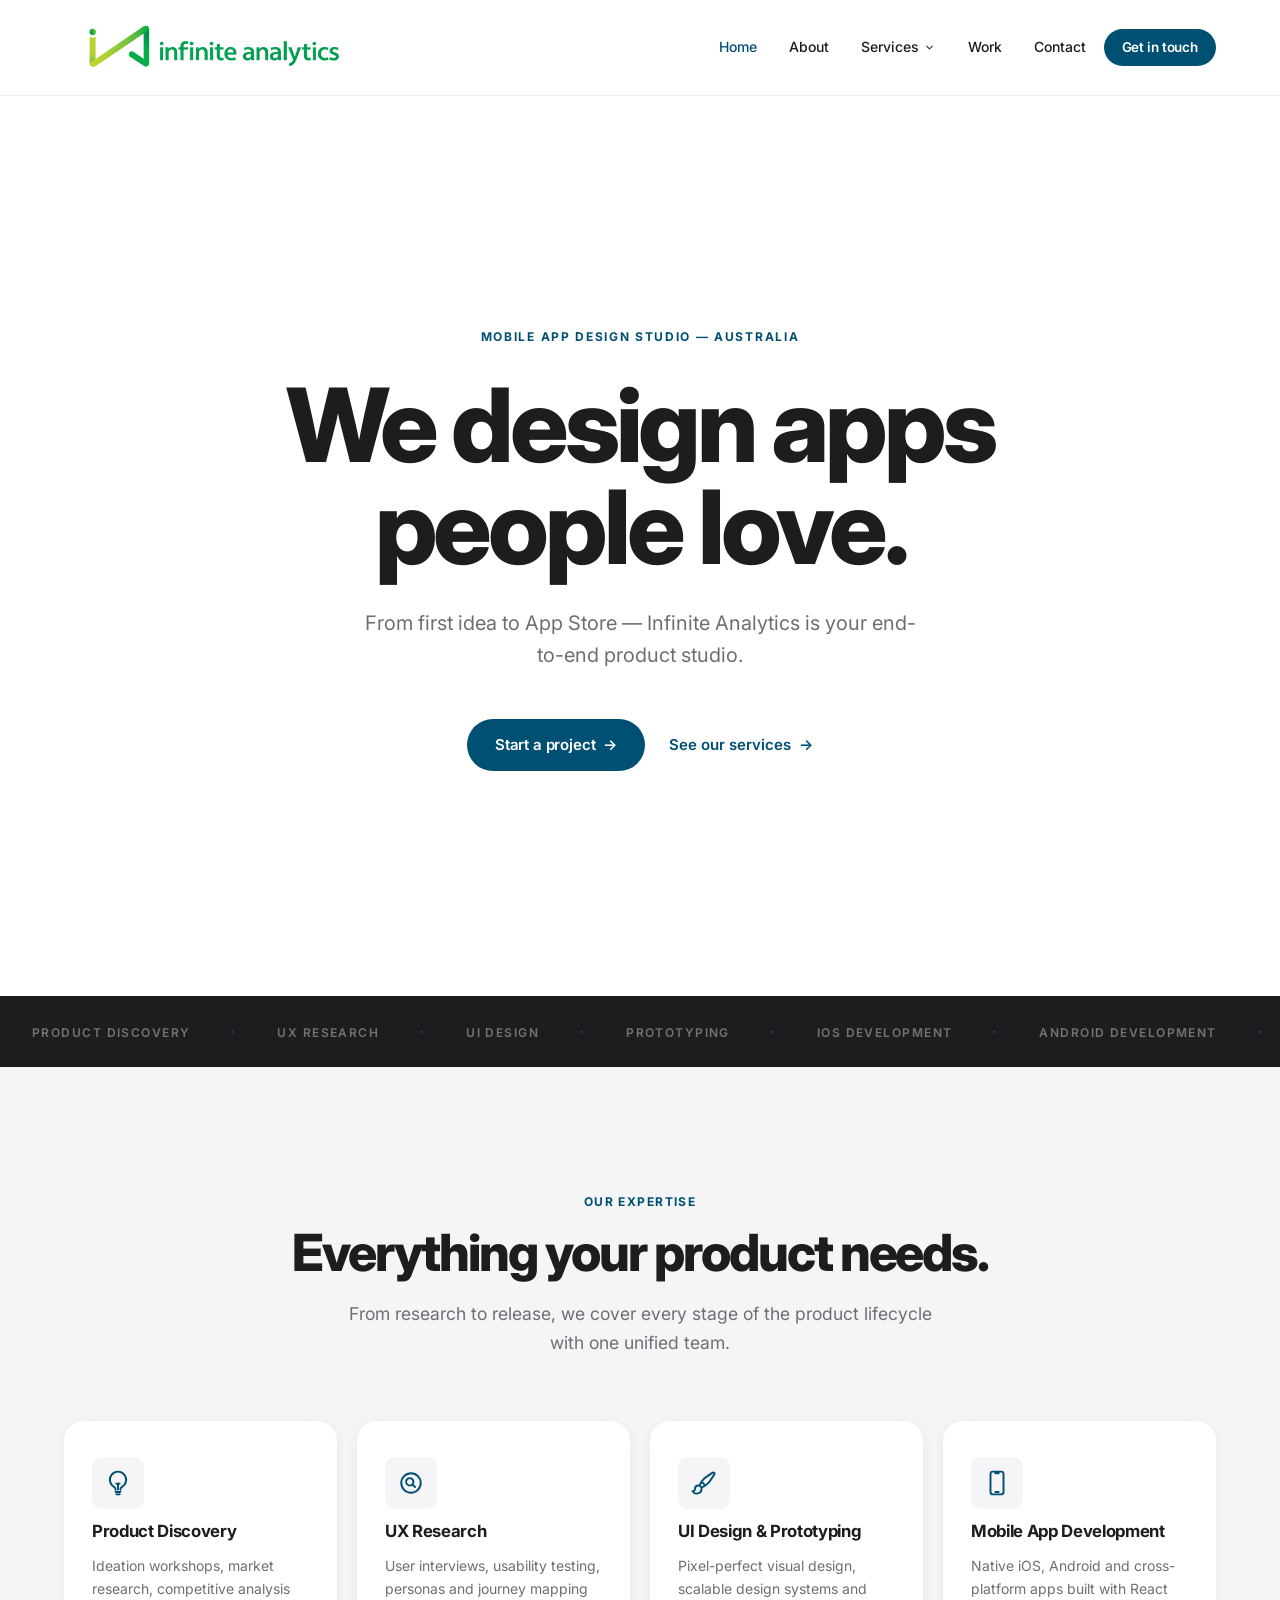
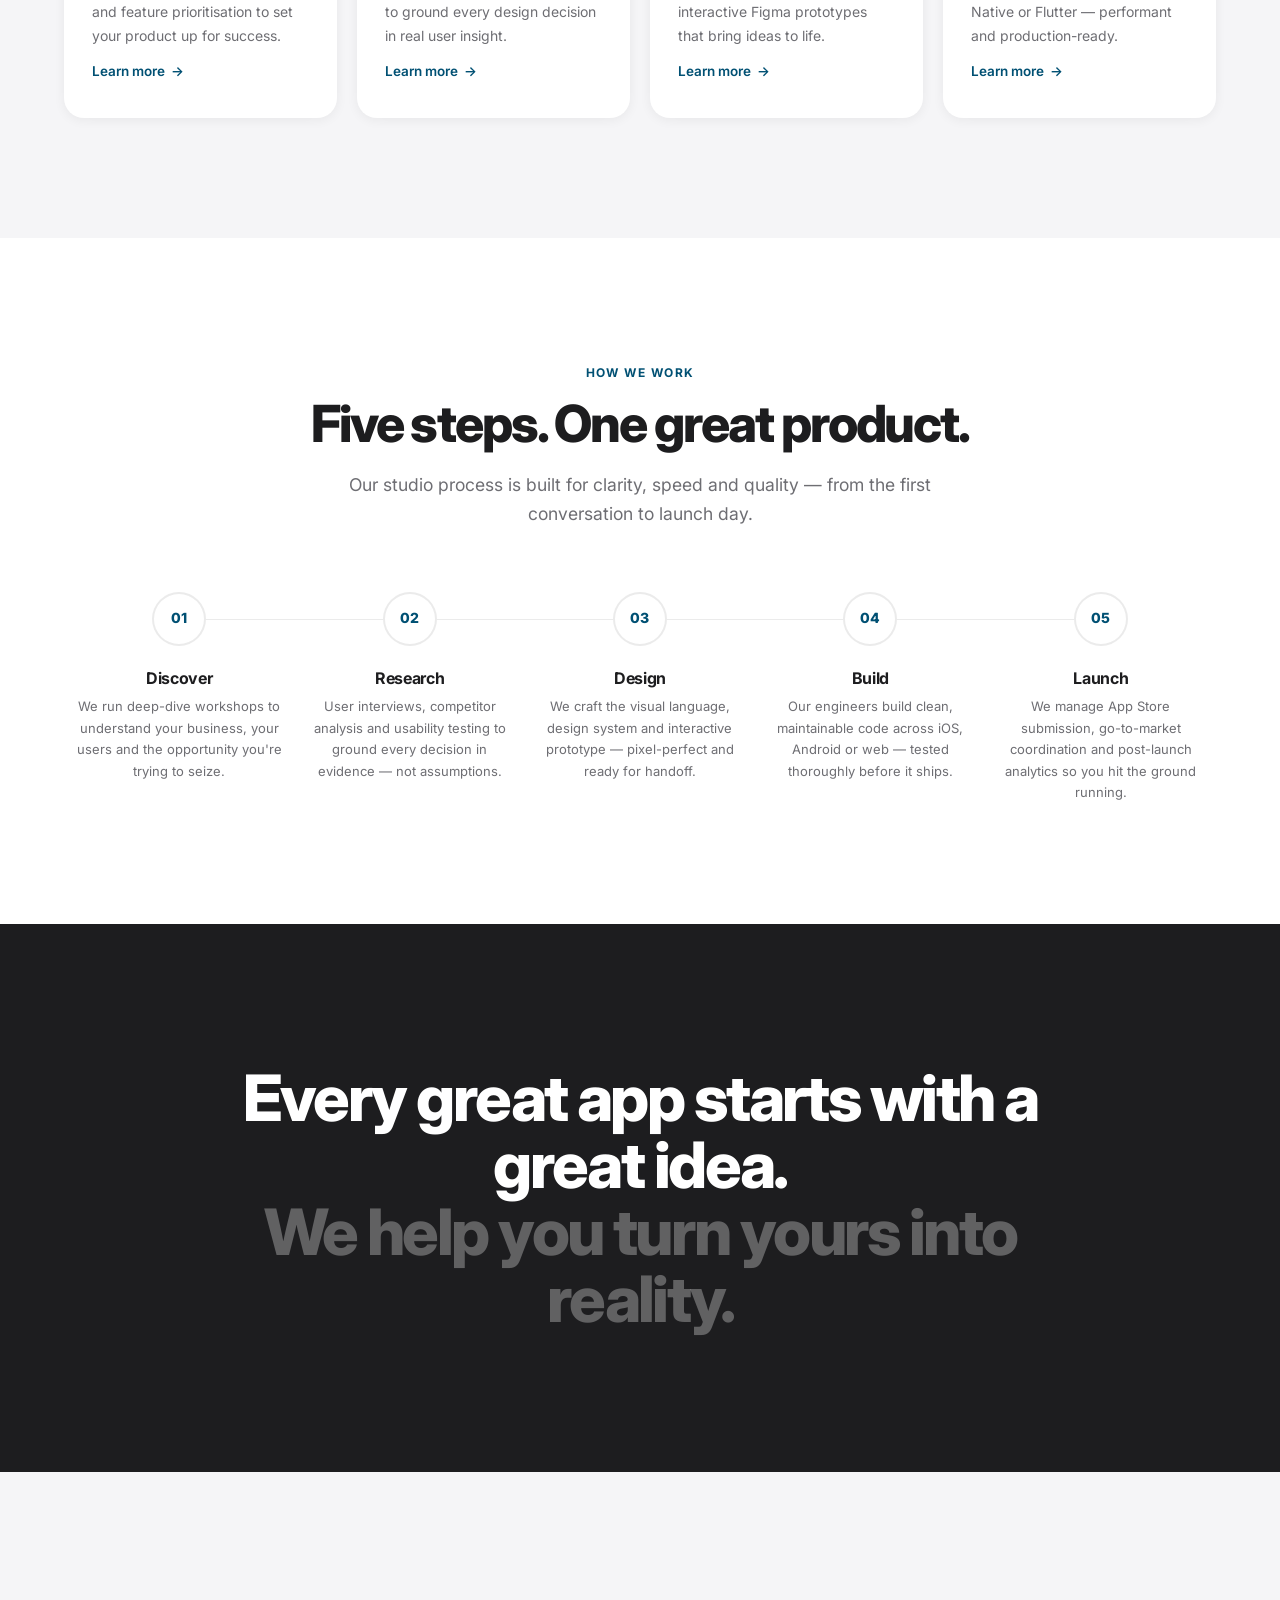
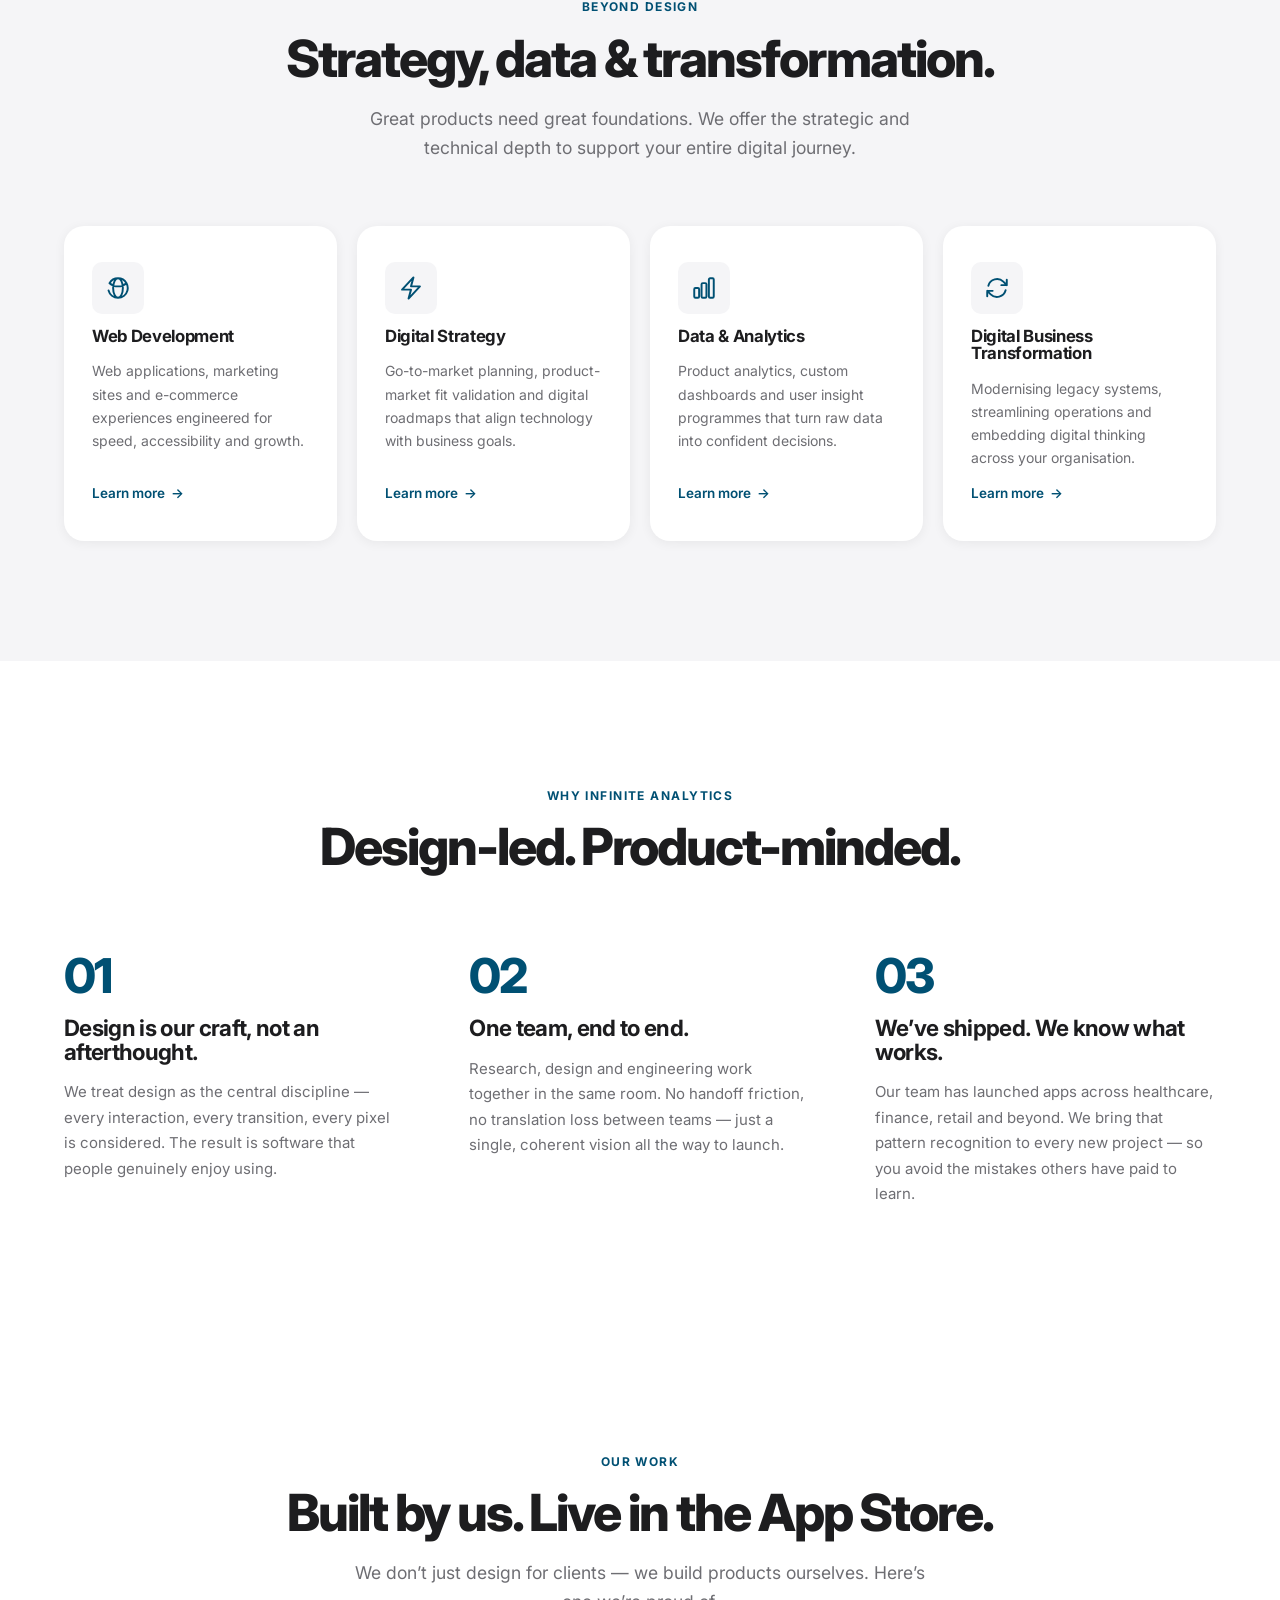
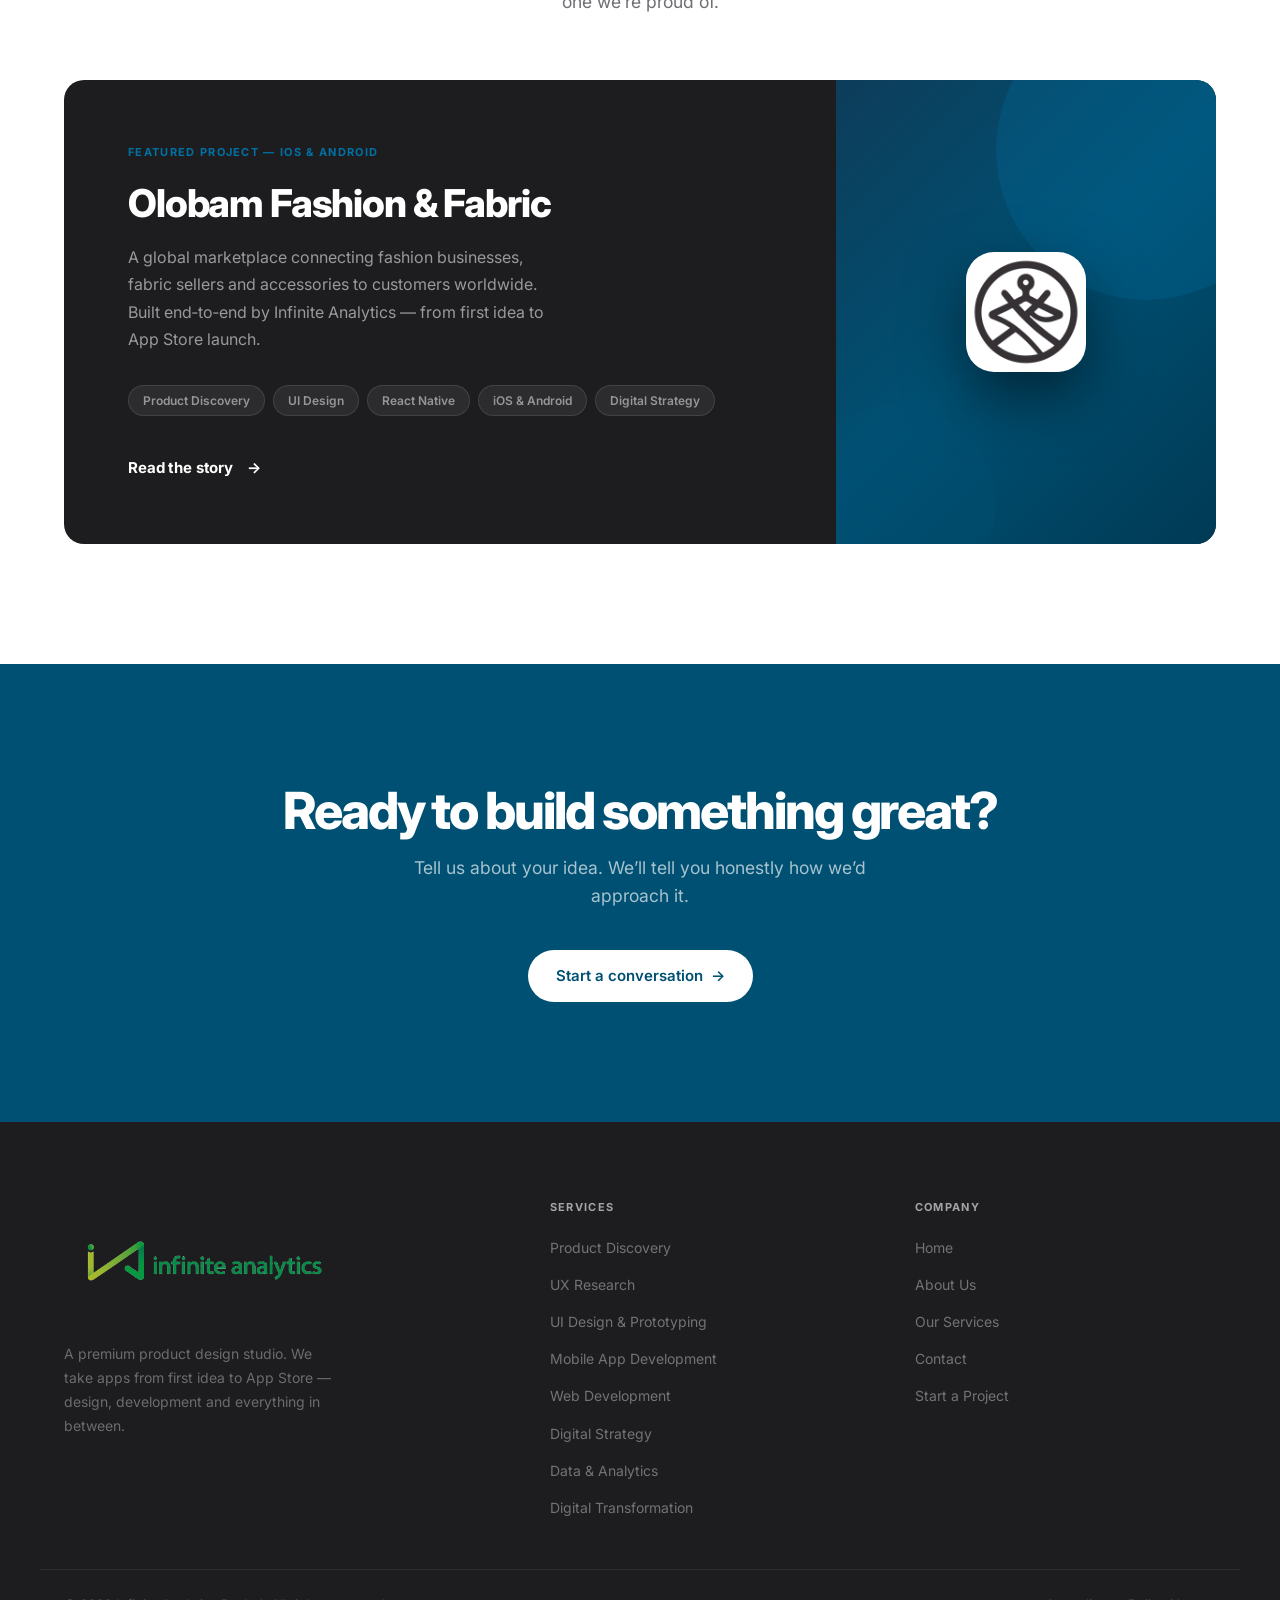
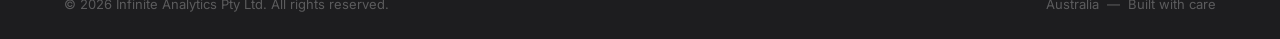
<file: index.html>
<!DOCTYPE html>
<html lang="en">
<head>
  <meta charset="utf-8">
  <meta name="viewport" content="width=device-width, initial-scale=1">
  <meta name="description" content="Infinite Analytics is a premium product design studio. We take apps from first idea to App Store — product discovery, UX research, UI design, mobile development and launch.">
  <title>Infinite Analytics — Mobile App Design Studio</title>
  <link rel="canonical" href="https://www.infiniteanalytics.com.au/">
  <meta property="og:type" content="website">
  <meta property="og:site_name" content="Infinite Analytics">
  <meta property="og:title" content="Infinite Analytics — Mobile App Design Studio">
  <meta property="og:description" content="Infinite Analytics is a premium product design studio. We take apps from first idea to App Store — product discovery, UX research, UI design, mobile development and launch.">
  <meta property="og:url" content="https://www.infiniteanalytics.com.au/">
  <meta property="og:image" content="https://www.infiniteanalytics.com.au/images/logo-transparent.png">
  <link rel="preconnect" href="https://fonts.googleapis.com">
  <link rel="preconnect" href="https://fonts.gstatic.com" crossorigin>
  <link href="https://fonts.googleapis.com/css2?family=Inter:ital,opsz,wght@0,14..32,300;0,14..32,400;0,14..32,500;0,14..32,600;0,14..32,700;0,14..32,800;0,14..32,900;1,14..32,400&display=swap" rel="stylesheet">
  <link rel="stylesheet" href="/css/style.css">
  <link rel="icon" href="/images/logo.png">
</head>
<body class="home">

<nav id="navbar">
  <div class="nav-inner">
    <a href="/" class="nav-logo">
      <img src="/images/logo-transparent.png" alt="Infinite Analytics">
    </a>
    <ul class="nav-links">
      <li><a href="/" class="active">Home</a></li>
      <li><a href="/about">About</a></li>
      <li class="nav-dropdown">
        <a href="/services">Services <svg xmlns="http://www.w3.org/2000/svg" width="13" height="13" viewBox="0 0 20 20" fill="currentColor"><path fill-rule="evenodd" d="M5.23 7.21a.75.75 0 011.06.02L10 11.168l3.71-3.938a.75.75 0 111.08 1.04l-4.25 4.5a.75.75 0 01-1.08 0l-4.25-4.5a.75.75 0 01.02-1.06z" clip-rule="evenodd"/></svg></a>
        <div class="dropdown-menu">
          <a href="/service-product-discovery">Product Discovery</a>
          <a href="/service-ux-research">UX Research</a>
          <a href="/service-ui-design">UI Design &amp; Prototyping</a>
          <a href="/service-mobile-app-development">Mobile App Development</a>
          <a href="/service-web-development">Web Development</a>
          <a href="/service-digital-strategy">Digital Strategy</a>
          <a href="/services-data-analytics">Data &amp; Analytics</a>
          <a href="/strategy-digital-business-transformation">Digital Business Transformation</a>
        </div>
      </li>
      <li><a href="/work">Work</a></li>
      <li><a href="/contact">Contact</a></li>
      <li><a href="/contact" class="nav-cta">Get in touch</a></li>
    </ul>
    <button class="menu-toggle" id="menuToggle" aria-label="Open menu" aria-expanded="false">
      <span></span><span></span><span></span>
    </button>
  </div>
  <div class="mobile-nav" id="mobileNav" aria-hidden="true">
    <a href="/">Home</a>
    <a href="/about">About</a>
    <a href="/services">Services</a>
    <a href="/service-product-discovery" style="padding-left:36px;font-size:13.5px;color:rgba(29,29,31,0.55);">Product Discovery</a>
    <a href="/service-ux-research" style="padding-left:36px;font-size:13.5px;color:rgba(29,29,31,0.55);">UX Research</a>
    <a href="/service-ui-design" style="padding-left:36px;font-size:13.5px;color:rgba(29,29,31,0.55);">UI Design &amp; Prototyping</a>
    <a href="/service-mobile-app-development" style="padding-left:36px;font-size:13.5px;color:rgba(29,29,31,0.55);">Mobile App Development</a>
    <a href="/service-web-development" style="padding-left:36px;font-size:13.5px;color:rgba(29,29,31,0.55);">Web Development</a>
    <a href="/service-digital-strategy" style="padding-left:36px;font-size:13.5px;color:rgba(29,29,31,0.55);">Digital Strategy</a>
    <a href="/services-data-analytics" style="padding-left:36px;font-size:13.5px;color:rgba(29,29,31,0.55);">Data &amp; Analytics</a>
    <a href="/strategy-digital-business-transformation" style="padding-left:36px;font-size:13.5px;color:rgba(29,29,31,0.55);">Digital Business Transformation</a>
    <a href="/work">Work</a>
    <a href="/contact">Contact</a>
    <a href="/contact" class="mobile-cta">Get in touch &rarr;</a>
  </div>
</nav>
<script>
(function(){
  var toggle=document.getElementById('menuToggle'),nav=document.getElementById('mobileNav');
  toggle.addEventListener('click',function(){var open=nav.classList.toggle('open');toggle.setAttribute('aria-expanded',open?'true':'false');nav.setAttribute('aria-hidden',open?'false':'true');});
  window.addEventListener('scroll',function(){document.getElementById('navbar').classList.toggle('scrolled',window.scrollY>20);},{passive:true});
})();
</script>

<section class="hero">
  <div class="hero-inner">
    <p class="hero-eyebrow fade-in">Mobile App Design Studio &mdash; Australia</p>
    <h1 class="fade-in delay-1">We design apps<br>people love.</h1>
    <p class="hero-sub fade-in delay-2">From first idea to App Store &mdash; Infinite Analytics is your end-to-end product studio.</p>
    <div class="hero-actions fade-in delay-3">
      <a href="/contact" class="btn-primary">Start a project &nbsp;&rarr;</a>
      <a href="/services" class="btn-secondary">See our services &nbsp;&rarr;</a>
    </div>
  </div>
</section>

<div class="marquee-strip" aria-hidden="true">
  <div class="marquee-track">
    <span>Product Discovery</span><span class="dot">&middot;</span>
    <span>UX Research</span><span class="dot">&middot;</span>
    <span>UI Design</span><span class="dot">&middot;</span>
    <span>Prototyping</span><span class="dot">&middot;</span>
    <span>iOS Development</span><span class="dot">&middot;</span>
    <span>Android Development</span><span class="dot">&middot;</span>
    <span>React Native</span><span class="dot">&middot;</span>
    <span>Flutter</span><span class="dot">&middot;</span>
    <span>Web Development</span><span class="dot">&middot;</span>
    <span>Digital Strategy</span><span class="dot">&middot;</span>
    <span>Data &amp; Analytics</span><span class="dot">&middot;</span>
    <span>Digital Transformation</span><span class="dot">&middot;</span>
    <span>Product Discovery</span><span class="dot">&middot;</span>
    <span>UX Research</span><span class="dot">&middot;</span>
    <span>UI Design</span><span class="dot">&middot;</span>
    <span>Prototyping</span><span class="dot">&middot;</span>
    <span>iOS Development</span><span class="dot">&middot;</span>
    <span>Android Development</span><span class="dot">&middot;</span>
    <span>React Native</span><span class="dot">&middot;</span>
    <span>Flutter</span><span class="dot">&middot;</span>
    <span>Web Development</span><span class="dot">&middot;</span>
    <span>Digital Strategy</span><span class="dot">&middot;</span>
    <span>Data &amp; Analytics</span><span class="dot">&middot;</span>
    <span>Digital Transformation</span><span class="dot">&middot;</span>
  </div>
</div>

<section class="section section-alt">
  <div class="container">
    <div class="text-center fade-in">
      <span class="section-label">Our expertise</span>
      <h2 class="section-title">Everything your product needs.</h2>
      <p class="section-subtitle">From research to release, we cover every stage of the product lifecycle with one unified team.</p>
    </div>
    <div class="services-grid">
      <a href="/service-product-discovery" class="service-card fade-in delay-1">
        <div class="service-icon"><svg xmlns="http://www.w3.org/2000/svg" fill="none" viewBox="0 0 24 24" stroke-width="1.8" stroke="currentColor" width="26" height="26"><path stroke-linecap="round" stroke-linejoin="round" d="M12 18v-5.25m0 0a6.01 6.01 0 001.5-.189m-1.5.189a6.01 6.01 0 01-1.5-.189m3.75 7.478a12.06 12.06 0 01-4.5 0m3.75 2.383a14.406 14.406 0 01-3 0M14.25 18v-.192c0-.983.658-1.823 1.508-2.316a7.5 7.5 0 10-7.517 0c.85.493 1.509 1.333 1.509 2.316V18"/></svg></div>
        <h3>Product Discovery</h3>
        <p>Ideation workshops, market research, competitive analysis and feature prioritisation to set your product up for success.</p>
        <span class="card-link">Learn more &nbsp;&rarr;</span>
      </a>
      <a href="/service-ux-research" class="service-card fade-in delay-2">
        <div class="service-icon"><svg xmlns="http://www.w3.org/2000/svg" fill="none" viewBox="0 0 24 24" stroke-width="1.8" stroke="currentColor" width="26" height="26"><path stroke-linecap="round" stroke-linejoin="round" d="M15.75 15.75l-2.489-2.489m0 0a3.375 3.375 0 10-4.773-4.773 3.375 3.375 0 004.774 4.774zM21 12a9 9 0 11-18 0 9 9 0 0118 0z"/></svg></div>
        <h3>UX Research</h3>
        <p>User interviews, usability testing, personas and journey mapping to ground every design decision in real user insight.</p>
        <span class="card-link">Learn more &nbsp;&rarr;</span>
      </a>
      <a href="/service-ui-design" class="service-card fade-in delay-3">
        <div class="service-icon"><svg xmlns="http://www.w3.org/2000/svg" fill="none" viewBox="0 0 24 24" stroke-width="1.8" stroke="currentColor" width="26" height="26"><path stroke-linecap="round" stroke-linejoin="round" d="M9.53 16.122a3 3 0 00-5.78 1.128 2.25 2.25 0 01-2.4 2.245 4.5 4.5 0 008.4-2.245c0-.399-.078-.78-.22-1.128zm0 0a15.998 15.998 0 003.388-1.62m-5.043-.025a15.994 15.994 0 011.622-3.395m3.42 3.42a15.995 15.995 0 004.764-4.648l3.876-5.814a1.151 1.151 0 00-1.597-1.597L14.146 6.32a15.996 15.996 0 00-4.649 4.763m3.42 3.42a6.776 6.776 0 00-3.42-3.42"/></svg></div>
        <h3>UI Design &amp; Prototyping</h3>
        <p>Pixel-perfect visual design, scalable design systems and interactive Figma prototypes that bring ideas to life.</p>
        <span class="card-link">Learn more &nbsp;&rarr;</span>
      </a>
      <a href="/service-mobile-app-development" class="service-card fade-in delay-4">
        <div class="service-icon"><svg xmlns="http://www.w3.org/2000/svg" fill="none" viewBox="0 0 24 24" stroke-width="1.8" stroke="currentColor" width="26" height="26"><path stroke-linecap="round" stroke-linejoin="round" d="M10.5 1.5H8.25A2.25 2.25 0 006 3.75v16.5a2.25 2.25 0 002.25 2.25h7.5A2.25 2.25 0 0018 20.25V3.75a2.25 2.25 0 00-2.25-2.25H13.5m-3 0V3h3V1.5m-3 0h3m-3 18.75h3"/></svg></div>
        <h3>Mobile App Development</h3>
        <p>Native iOS, Android and cross-platform apps built with React Native or Flutter — performant and production-ready.</p>
        <span class="card-link">Learn more &nbsp;&rarr;</span>
      </a>
    </div>
  </div>
</section>

<section class="section">
  <div class="container">
    <div class="text-center fade-in">
      <span class="section-label">How we work</span>
      <h2 class="section-title">Five steps. One great product.</h2>
      <p class="section-subtitle">Our studio process is built for clarity, speed and quality — from the first conversation to launch day.</p>
    </div>
    <div class="process-steps">
      <div class="process-step fade-in delay-1">
        <div class="step-num">01</div>
        <h4 class="step-title">Discover</h4>
        <p class="step-desc">We run deep-dive workshops to understand your business, your users and the opportunity you're trying to seize.</p>
      </div>
      <div class="process-step fade-in delay-2">
        <div class="step-num">02</div>
        <h4 class="step-title">Research</h4>
        <p class="step-desc">User interviews, competitor analysis and usability testing to ground every decision in evidence — not assumptions.</p>
      </div>
      <div class="process-step fade-in delay-3">
        <div class="step-num">03</div>
        <h4 class="step-title">Design</h4>
        <p class="step-desc">We craft the visual language, design system and interactive prototype — pixel-perfect and ready for handoff.</p>
      </div>
      <div class="process-step fade-in delay-4">
        <div class="step-num">04</div>
        <h4 class="step-title">Build</h4>
        <p class="step-desc">Our engineers build clean, maintainable code across iOS, Android or web — tested thoroughly before it ships.</p>
      </div>
      <div class="process-step fade-in delay-4">
        <div class="step-num">05</div>
        <h4 class="step-title">Launch</h4>
        <p class="step-desc">We manage App Store submission, go-to-market coordination and post-launch analytics so you hit the ground running.</p>
      </div>
    </div>
  </div>
</section>

<section class="big-statement">
  <p class="big-statement-text fade-in">
    Every great app starts with a great idea.<br>
    <em>We help you turn yours into reality.</em>
  </p>
</section>

<section class="section section-alt">
  <div class="container">
    <div class="text-center fade-in">
      <span class="section-label">Beyond design</span>
      <h2 class="section-title">Strategy, data &amp; transformation.</h2>
      <p class="section-subtitle">Great products need great foundations. We offer the strategic and technical depth to support your entire digital journey.</p>
    </div>
    <div class="services-grid">
      <a href="/service-web-development" class="service-card fade-in delay-1">
        <div class="service-icon"><svg xmlns="http://www.w3.org/2000/svg" fill="none" viewBox="0 0 24 24" stroke-width="1.8" stroke="currentColor" width="26" height="26"><path stroke-linecap="round" stroke-linejoin="round" d="M12 21a9.004 9.004 0 008.716-6.747M12 21a9.004 9.004 0 01-8.716-6.747M12 21c2.485 0 4.5-4.03 4.5-9S14.485 3 12 3m0 18c-2.485 0-4.5-4.03-4.5-9S9.515 3 12 3m0 0a8.997 8.997 0 017.843 4.582M12 3a8.997 8.997 0 00-7.843 4.582m15.686 0A11.953 11.953 0 0112 10.5c-2.998 0-5.74-1.1-7.843-2.918m15.686 0A8.959 8.959 0 0121 12c0 .778-.099 1.533-.284 2.253"/></svg></div>
        <h3>Web Development</h3>
        <p>Web applications, marketing sites and e-commerce experiences engineered for speed, accessibility and growth.</p>
        <span class="card-link">Learn more &nbsp;&rarr;</span>
      </a>
      <a href="/service-digital-strategy" class="service-card fade-in delay-2">
        <div class="service-icon"><svg xmlns="http://www.w3.org/2000/svg" fill="none" viewBox="0 0 24 24" stroke-width="1.8" stroke="currentColor" width="26" height="26"><path stroke-linecap="round" stroke-linejoin="round" d="M3.75 13.5l10.5-11.25L12 10.5h8.25L9.75 21.75 12 13.5H3.75z"/></svg></div>
        <h3>Digital Strategy</h3>
        <p>Go-to-market planning, product-market fit validation and digital roadmaps that align technology with business goals.</p>
        <span class="card-link">Learn more &nbsp;&rarr;</span>
      </a>
      <a href="/services-data-analytics" class="service-card fade-in delay-3">
        <div class="service-icon"><svg xmlns="http://www.w3.org/2000/svg" fill="none" viewBox="0 0 24 24" stroke-width="1.8" stroke="currentColor" width="26" height="26"><path stroke-linecap="round" stroke-linejoin="round" d="M3 13.125C3 12.504 3.504 12 4.125 12h2.25c.621 0 1.125.504 1.125 1.125v6.75C7.5 20.496 6.996 21 6.375 21h-2.25A1.125 1.125 0 013 19.875v-6.75zM9.75 8.625c0-.621.504-1.125 1.125-1.125h2.25c.621 0 1.125.504 1.125 1.125v11.25c0 .621-.504 1.125-1.125 1.125h-2.25a1.125 1.125 0 01-1.125-1.125V8.625zM16.5 4.125c0-.621.504-1.125 1.125-1.125h2.25C20.496 3 21 3.504 21 4.125v15.75c0 .621-.504 1.125-1.125 1.125h-2.25a1.125 1.125 0 01-1.125-1.125V4.125z"/></svg></div>
        <h3>Data &amp; Analytics</h3>
        <p>Product analytics, custom dashboards and user insight programmes that turn raw data into confident decisions.</p>
        <span class="card-link">Learn more &nbsp;&rarr;</span>
      </a>
      <a href="/strategy-digital-business-transformation" class="service-card fade-in delay-4">
        <div class="service-icon"><svg xmlns="http://www.w3.org/2000/svg" fill="none" viewBox="0 0 24 24" stroke-width="1.8" stroke="currentColor" width="26" height="26"><path stroke-linecap="round" stroke-linejoin="round" d="M16.023 9.348h4.992v-.001M2.985 19.644v-4.992m0 0h4.992m-4.993 0l3.181 3.183a8.25 8.25 0 0013.803-3.7M4.031 9.865a8.25 8.25 0 0113.803-3.7l3.181 3.182m0-4.991v4.99"/></svg></div>
        <h3>Digital Business Transformation</h3>
        <p>Modernising legacy systems, streamlining operations and embedding digital thinking across your organisation.</p>
        <span class="card-link">Learn more &nbsp;&rarr;</span>
      </a>
    </div>
  </div>
</section>

<section class="section">
  <div class="container">
    <div class="text-center fade-in">
      <span class="section-label">Why Infinite Analytics</span>
      <h2 class="section-title">Design-led. Product-minded.</h2>
    </div>
    <div class="features-highlights">
      <div class="feature-highlight fade-in delay-1">
        <div class="feature-highlight-num">01</div>
        <h3>Design is our craft, not an afterthought.</h3>
        <p>We treat design as the central discipline — every interaction, every transition, every pixel is considered. The result is software that people genuinely enjoy using.</p>
      </div>
      <div class="feature-highlight fade-in delay-2">
        <div class="feature-highlight-num">02</div>
        <h3>One team, end to end.</h3>
        <p>Research, design and engineering work together in the same room. No handoff friction, no translation loss between teams — just a single, coherent vision all the way to launch.</p>
      </div>
      <div class="feature-highlight fade-in delay-3">
        <div class="feature-highlight-num">03</div>
        <h3>We&rsquo;ve shipped. We know what works.</h3>
        <p>Our team has launched apps across healthcare, finance, retail and beyond. We bring that pattern recognition to every new project — so you avoid the mistakes others have paid to learn.</p>
      </div>
    </div>
  </div>
</section>

<section class="section">
  <div class="container">
    <div class="text-center fade-in">
      <span class="section-label">Our work</span>
      <h2 class="section-title">Built by us. Live in the App Store.</h2>
      <p class="section-subtitle">We don&rsquo;t just design for clients — we build products ourselves. Here&rsquo;s one we&rsquo;re proud of.</p>
    </div>
    <a href="/work/olobam" class="work-card fade-in delay-1">
      <div class="work-card-content">
        <span class="work-card-eyebrow">Featured Project &mdash; iOS &amp; Android</span>
        <h3 class="work-card-title">Olobam Fashion &amp; Fabric</h3>
        <p class="work-card-desc">A global marketplace connecting fashion businesses, fabric sellers and accessories to customers worldwide. Built end&#8209;to&#8209;end by Infinite Analytics &mdash; from first idea to App Store launch.</p>
        <div class="work-card-pills">
          <span>Product Discovery</span>
          <span>UI Design</span>
          <span>React Native</span>
          <span>iOS &amp; Android</span>
          <span>Digital Strategy</span>
        </div>
        <span class="work-card-cta">Read the story &nbsp;</span>
      </div>
      <div class="work-card-visual">
        <div class="work-card-icon">
          <img src="/images/olobam-icon.png" alt="Olobam app icon">
        </div>
      </div>
    </a>
  </div>
</section>

<section class="cta-section">
  <div class="container">
    <h2 class="fade-in">Ready to build something great?</h2>
    <p class="fade-in delay-1">Tell us about your idea. We&rsquo;ll tell you honestly how we&rsquo;d approach it.</p>
    <a href="/contact" class="btn-white fade-in delay-2">Start a conversation &nbsp;&rarr;</a>
  </div>
</section>

<footer>
  <div class="footer-inner">
    <div class="footer-brand">
      <img src="/images/logo-transparent.png" alt="Infinite Analytics">
      <p>A premium product design studio. We take apps from first idea to App Store — design, development and everything in between.</p>
    </div>
    <div class="footer-col">
      <h5>Services</h5>
      <ul>
        <li><a href="/service-product-discovery">Product Discovery</a></li>
        <li><a href="/service-ux-research">UX Research</a></li>
        <li><a href="/service-ui-design">UI Design &amp; Prototyping</a></li>
        <li><a href="/service-mobile-app-development">Mobile App Development</a></li>
        <li><a href="/service-web-development">Web Development</a></li>
        <li><a href="/service-digital-strategy">Digital Strategy</a></li>
        <li><a href="/services-data-analytics">Data &amp; Analytics</a></li>
        <li><a href="/strategy-digital-business-transformation">Digital Transformation</a></li>
      </ul>
    </div>
    <div class="footer-col">
      <h5>Company</h5>
      <ul>
        <li><a href="/">Home</a></li>
        <li><a href="/about">About Us</a></li>
        <li><a href="/services">Our Services</a></li>
        <li><a href="/contact">Contact</a></li>
        <li><a href="/contact">Start a Project</a></li>
      </ul>
    </div>
  </div>
  <div class="footer-bottom">
    <p>&copy; 2026 Infinite Analytics Pty Ltd. All rights reserved.</p>
    <p>Australia &nbsp;&mdash;&nbsp; Built with care</p>
  </div>
</footer>

<script>
(function(){
  var elements=document.querySelectorAll('.fade-in');
  if(!elements.length)return;
  var observer=new IntersectionObserver(function(entries){entries.forEach(function(entry){if(entry.isIntersecting){entry.target.classList.add('visible');observer.unobserve(entry.target);}});},{threshold:0.12,rootMargin:'0px 0px -40px 0px'});
  elements.forEach(function(el){observer.observe(el);});
})();
</script>
</body>
</html>
</file>
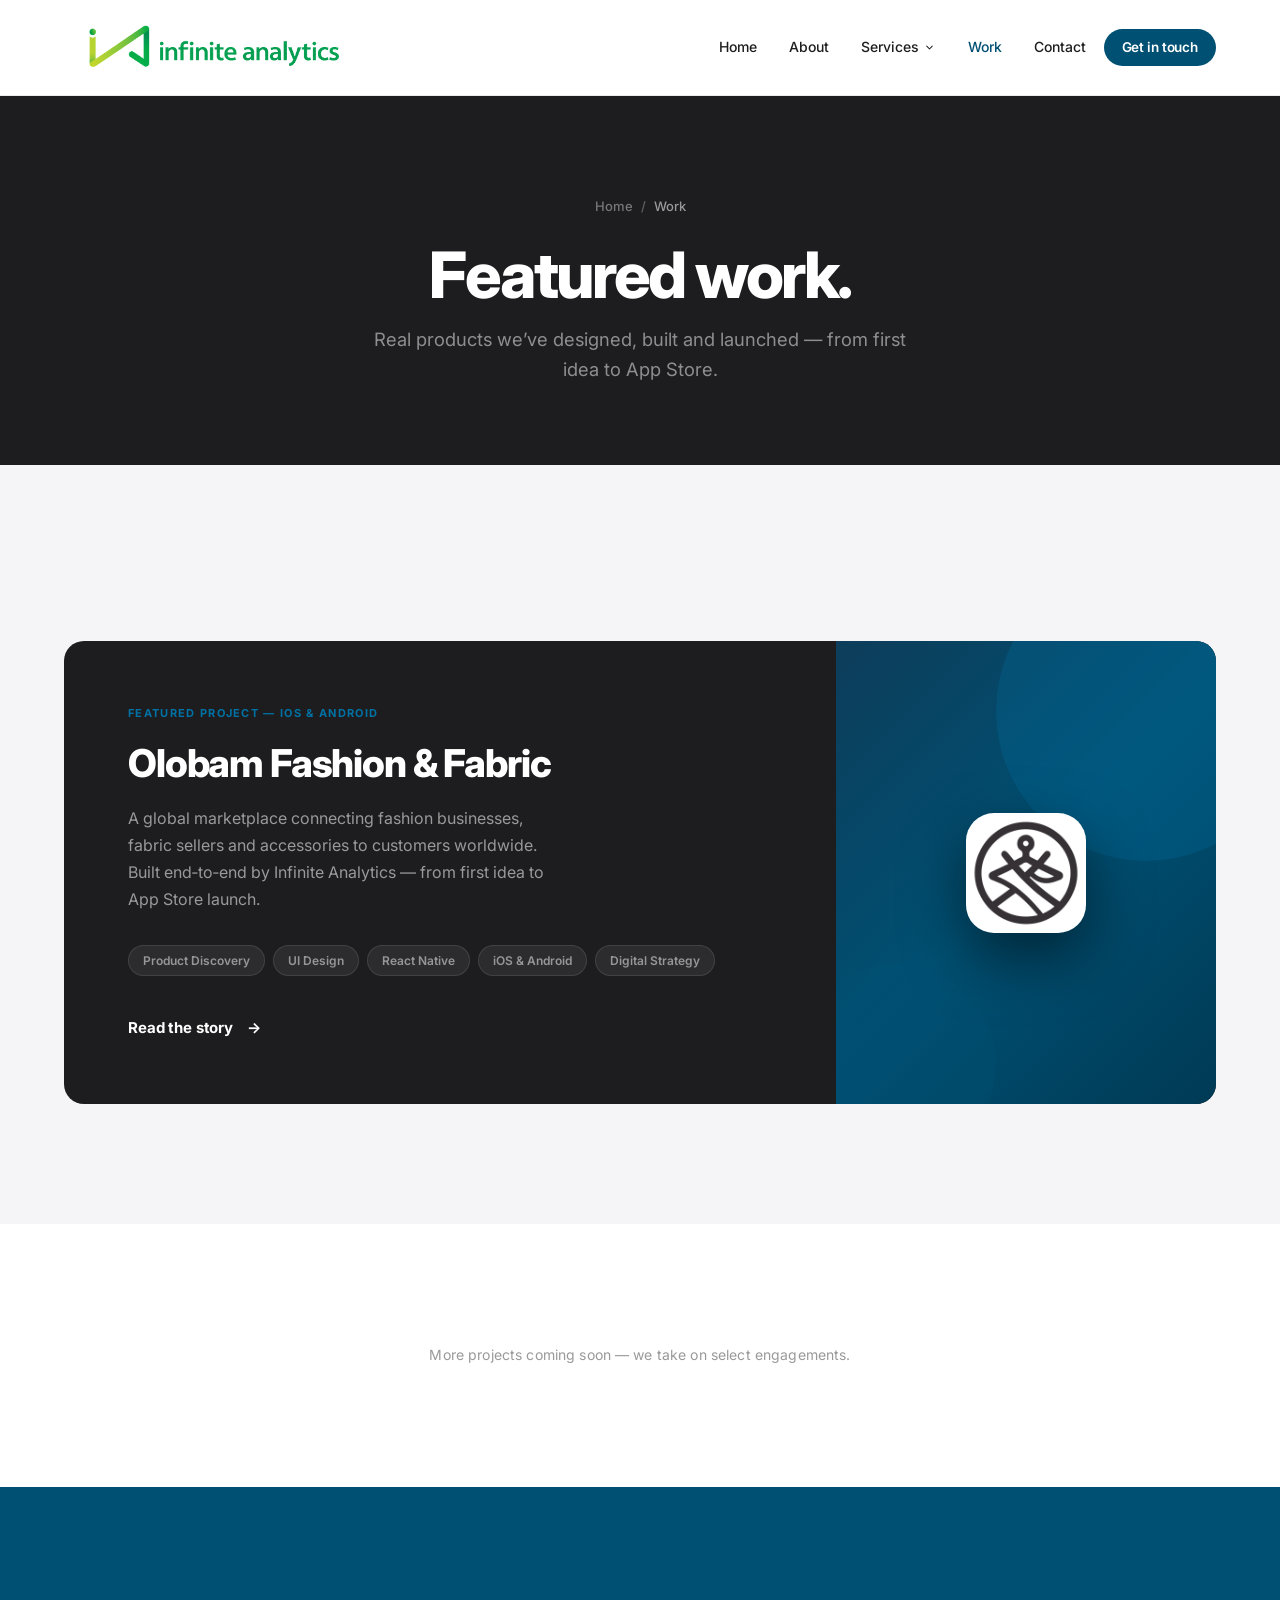
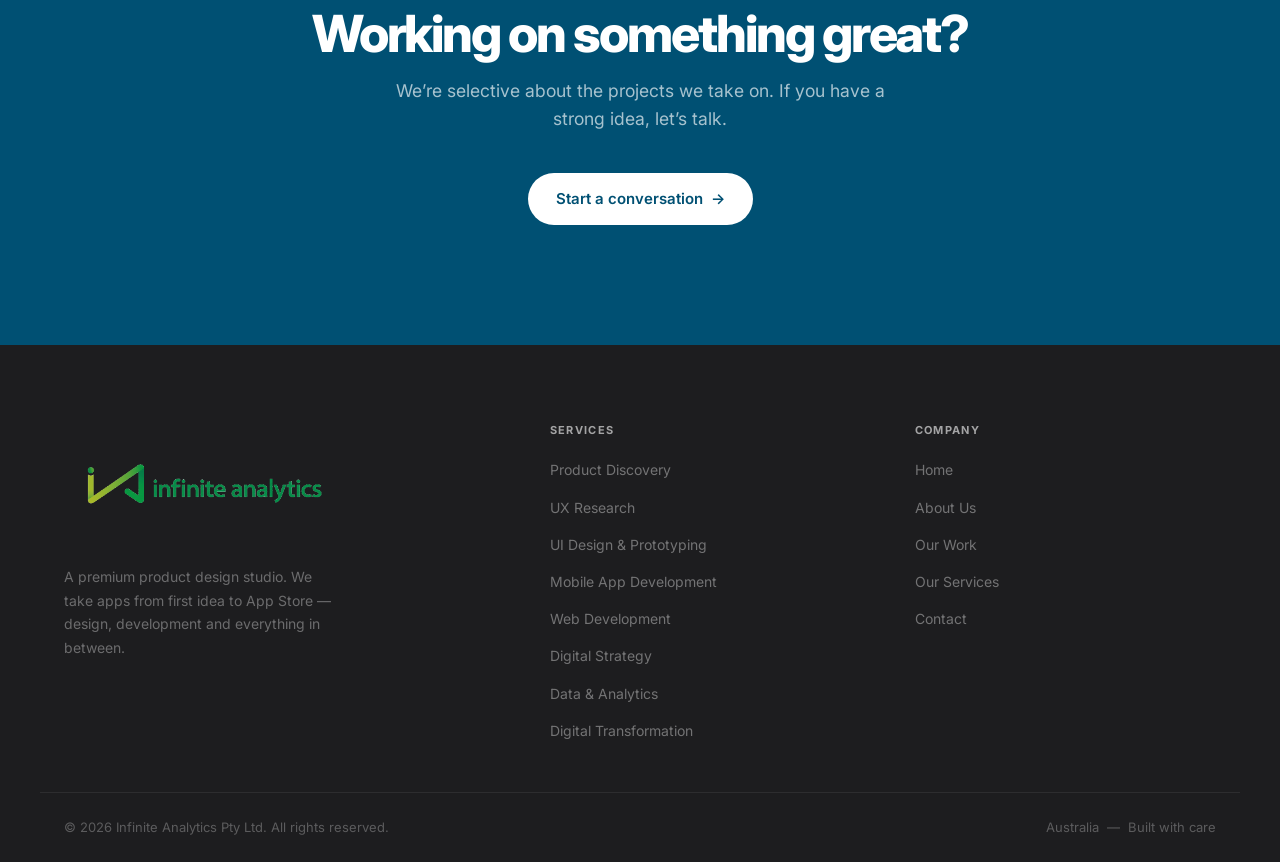
<file: work/index.html>
<!DOCTYPE html>
<html lang="en">
<head>
  <meta charset="utf-8">
  <meta name="viewport" content="width=device-width, initial-scale=1">
  <meta name="description" content="Work by Infinite Analytics — real products we've designed, built and launched from first idea to App Store.">
  <title>Our Work — Infinite Analytics</title>
  <link rel="canonical" href="https://www.infiniteanalytics.com.au/work">
  <meta property="og:type" content="website">
  <meta property="og:site_name" content="Infinite Analytics">
  <meta property="og:title" content="Our Work — Infinite Analytics">
  <meta property="og:description" content="Work by Infinite Analytics — real products we've designed, built and launched from first idea to App Store.">
  <meta property="og:url" content="https://www.infiniteanalytics.com.au/work">
  <meta property="og:image" content="https://www.infiniteanalytics.com.au/images/logo-transparent.png">
  <link rel="preconnect" href="https://fonts.googleapis.com">
  <link rel="preconnect" href="https://fonts.gstatic.com" crossorigin>
  <link href="https://fonts.googleapis.com/css2?family=Inter:ital,opsz,wght@0,14..32,300;0,14..32,400;0,14..32,500;0,14..32,600;0,14..32,700;0,14..32,800;0,14..32,900;1,14..32,400&display=swap" rel="stylesheet">
  <link rel="stylesheet" href="/css/style.css">
  <link rel="icon" href="/images/logo.png">
</head>
<body>

<nav id="navbar">
  <div class="nav-inner">
    <a href="/" class="nav-logo"><img src="/images/logo-transparent.png" alt="Infinite Analytics"></a>
    <ul class="nav-links">
      <li><a href="/">Home</a></li>
      <li><a href="/about">About</a></li>
      <li class="nav-dropdown">
        <a href="/services">Services <svg xmlns="http://www.w3.org/2000/svg" width="13" height="13" viewBox="0 0 20 20" fill="currentColor"><path fill-rule="evenodd" d="M5.23 7.21a.75.75 0 011.06.02L10 11.168l3.71-3.938a.75.75 0 111.08 1.04l-4.25 4.5a.75.75 0 01-1.08 0l-4.25-4.5a.75.75 0 01.02-1.06z" clip-rule="evenodd"/></svg></a>
        <div class="dropdown-menu">
          <a href="/service-product-discovery">Product Discovery</a>
          <a href="/service-ux-research">UX Research</a>
          <a href="/service-ui-design">UI Design &amp; Prototyping</a>
          <a href="/service-mobile-app-development">Mobile App Development</a>
          <a href="/service-web-development">Web Development</a>
          <a href="/service-digital-strategy">Digital Strategy</a>
          <a href="/services-data-analytics">Data &amp; Analytics</a>
          <a href="/strategy-digital-business-transformation">Digital Business Transformation</a>
        </div>
      </li>
      <li><a href="/work" class="active">Work</a></li>
      <li><a href="/contact">Contact</a></li>
      <li><a href="/contact" class="nav-cta">Get in touch</a></li>
    </ul>
    <button class="menu-toggle" id="menuToggle" aria-label="Open menu" aria-expanded="false"><span></span><span></span><span></span></button>
  </div>
  <div class="mobile-nav" id="mobileNav" aria-hidden="true">
    <a href="/">Home</a>
    <a href="/about">About</a>
    <a href="/services">Services</a>
    <a href="/service-product-discovery" style="padding-left:36px;font-size:13.5px;color:rgba(29,29,31,0.55);">Product Discovery</a>
    <a href="/service-ux-research" style="padding-left:36px;font-size:13.5px;color:rgba(29,29,31,0.55);">UX Research</a>
    <a href="/service-ui-design" style="padding-left:36px;font-size:13.5px;color:rgba(29,29,31,0.55);">UI Design &amp; Prototyping</a>
    <a href="/service-mobile-app-development" style="padding-left:36px;font-size:13.5px;color:rgba(29,29,31,0.55);">Mobile App Development</a>
    <a href="/service-web-development" style="padding-left:36px;font-size:13.5px;color:rgba(29,29,31,0.55);">Web Development</a>
    <a href="/service-digital-strategy" style="padding-left:36px;font-size:13.5px;color:rgba(29,29,31,0.55);">Digital Strategy</a>
    <a href="/services-data-analytics" style="padding-left:36px;font-size:13.5px;color:rgba(29,29,31,0.55);">Data &amp; Analytics</a>
    <a href="/strategy-digital-business-transformation" style="padding-left:36px;font-size:13.5px;color:rgba(29,29,31,0.55);">Digital Business Transformation</a>
    <a href="/work">Work</a>
    <a href="/contact">Contact</a>
    <a href="/contact" class="mobile-cta">Get in touch &rarr;</a>
  </div>
</nav>
<script>
(function(){
  var toggle=document.getElementById('menuToggle'),nav=document.getElementById('mobileNav');
  toggle.addEventListener('click',function(){var open=nav.classList.toggle('open');toggle.setAttribute('aria-expanded',open?'true':'false');nav.setAttribute('aria-hidden',open?'false':'true');});
  window.addEventListener('scroll',function(){document.getElementById('navbar').classList.toggle('scrolled',window.scrollY>20);},{passive:true});
})();
</script>

<div class="page-header">
  <nav class="breadcrumb"><a href="/">Home</a><span>/</span><span class="current">Work</span></nav>
  <h1>Featured work.</h1>
  <p>Real products we&rsquo;ve designed, built and launched &mdash; from first idea to App Store.</p>
</div>

<section class="section section-alt">
  <div class="container">
    <a href="/work/olobam" class="work-card fade-in">
      <div class="work-card-content">
        <span class="work-card-eyebrow">Featured Project &mdash; iOS &amp; Android</span>
        <h3 class="work-card-title">Olobam Fashion &amp; Fabric</h3>
        <p class="work-card-desc">A global marketplace connecting fashion businesses, fabric sellers and accessories to customers worldwide. Built end&#8209;to&#8209;end by Infinite Analytics &mdash; from first idea to App Store launch.</p>
        <div class="work-card-pills">
          <span>Product Discovery</span>
          <span>UI Design</span>
          <span>React Native</span>
          <span>iOS &amp; Android</span>
          <span>Digital Strategy</span>
        </div>
        <span class="work-card-cta">Read the story &nbsp;</span>
      </div>
      <div class="work-card-visual">
        <div class="work-card-icon">
          <img src="/images/olobam-icon.png" alt="Olobam app icon">
        </div>
      </div>
    </a>
  </div>
</section>

<section class="section">
  <div class="container" style="text-align:center;padding-top:0;padding-bottom:0;">
    <p style="font-size:14px;color:rgba(29,29,31,0.45);letter-spacing:0.01em;">More projects coming soon &mdash; we take on select engagements.</p>
  </div>
</section>

<section class="cta-section">
  <div class="container">
    <h2 class="fade-in">Working on something great?</h2>
    <p class="fade-in delay-1">We&rsquo;re selective about the projects we take on. If you have a strong idea, let&rsquo;s talk.</p>
    <a href="/contact" class="btn-white fade-in delay-2">Start a conversation &nbsp;&rarr;</a>
  </div>
</section>

<footer>
  <div class="footer-inner">
    <div class="footer-brand">
      <img src="/images/logo-transparent.png" alt="Infinite Analytics">
      <p>A premium product design studio. We take apps from first idea to App Store — design, development and everything in between.</p>
    </div>
    <div class="footer-col">
      <h5>Services</h5>
      <ul>
        <li><a href="/service-product-discovery">Product Discovery</a></li>
        <li><a href="/service-ux-research">UX Research</a></li>
        <li><a href="/service-ui-design">UI Design &amp; Prototyping</a></li>
        <li><a href="/service-mobile-app-development">Mobile App Development</a></li>
        <li><a href="/service-web-development">Web Development</a></li>
        <li><a href="/service-digital-strategy">Digital Strategy</a></li>
        <li><a href="/services-data-analytics">Data &amp; Analytics</a></li>
        <li><a href="/strategy-digital-business-transformation">Digital Transformation</a></li>
      </ul>
    </div>
    <div class="footer-col">
      <h5>Company</h5>
      <ul>
        <li><a href="/">Home</a></li>
        <li><a href="/about">About Us</a></li>
        <li><a href="/work">Our Work</a></li>
        <li><a href="/services">Our Services</a></li>
        <li><a href="/contact">Contact</a></li>
      </ul>
    </div>
  </div>
  <div class="footer-bottom">
    <p>&copy; 2026 Infinite Analytics Pty Ltd. All rights reserved.</p>
    <p>Australia &nbsp;&mdash;&nbsp; Built with care</p>
  </div>
</footer>

<script>
(function(){
  var elements=document.querySelectorAll('.fade-in');
  if(!elements.length)return;
  var observer=new IntersectionObserver(function(entries){entries.forEach(function(entry){if(entry.isIntersecting){entry.target.classList.add('visible');observer.unobserve(entry.target);}});},{threshold:0.12,rootMargin:'0px 0px -40px 0px'});
  elements.forEach(function(el){observer.observe(el);});
})();
</script>
</body>
</html>
</file>
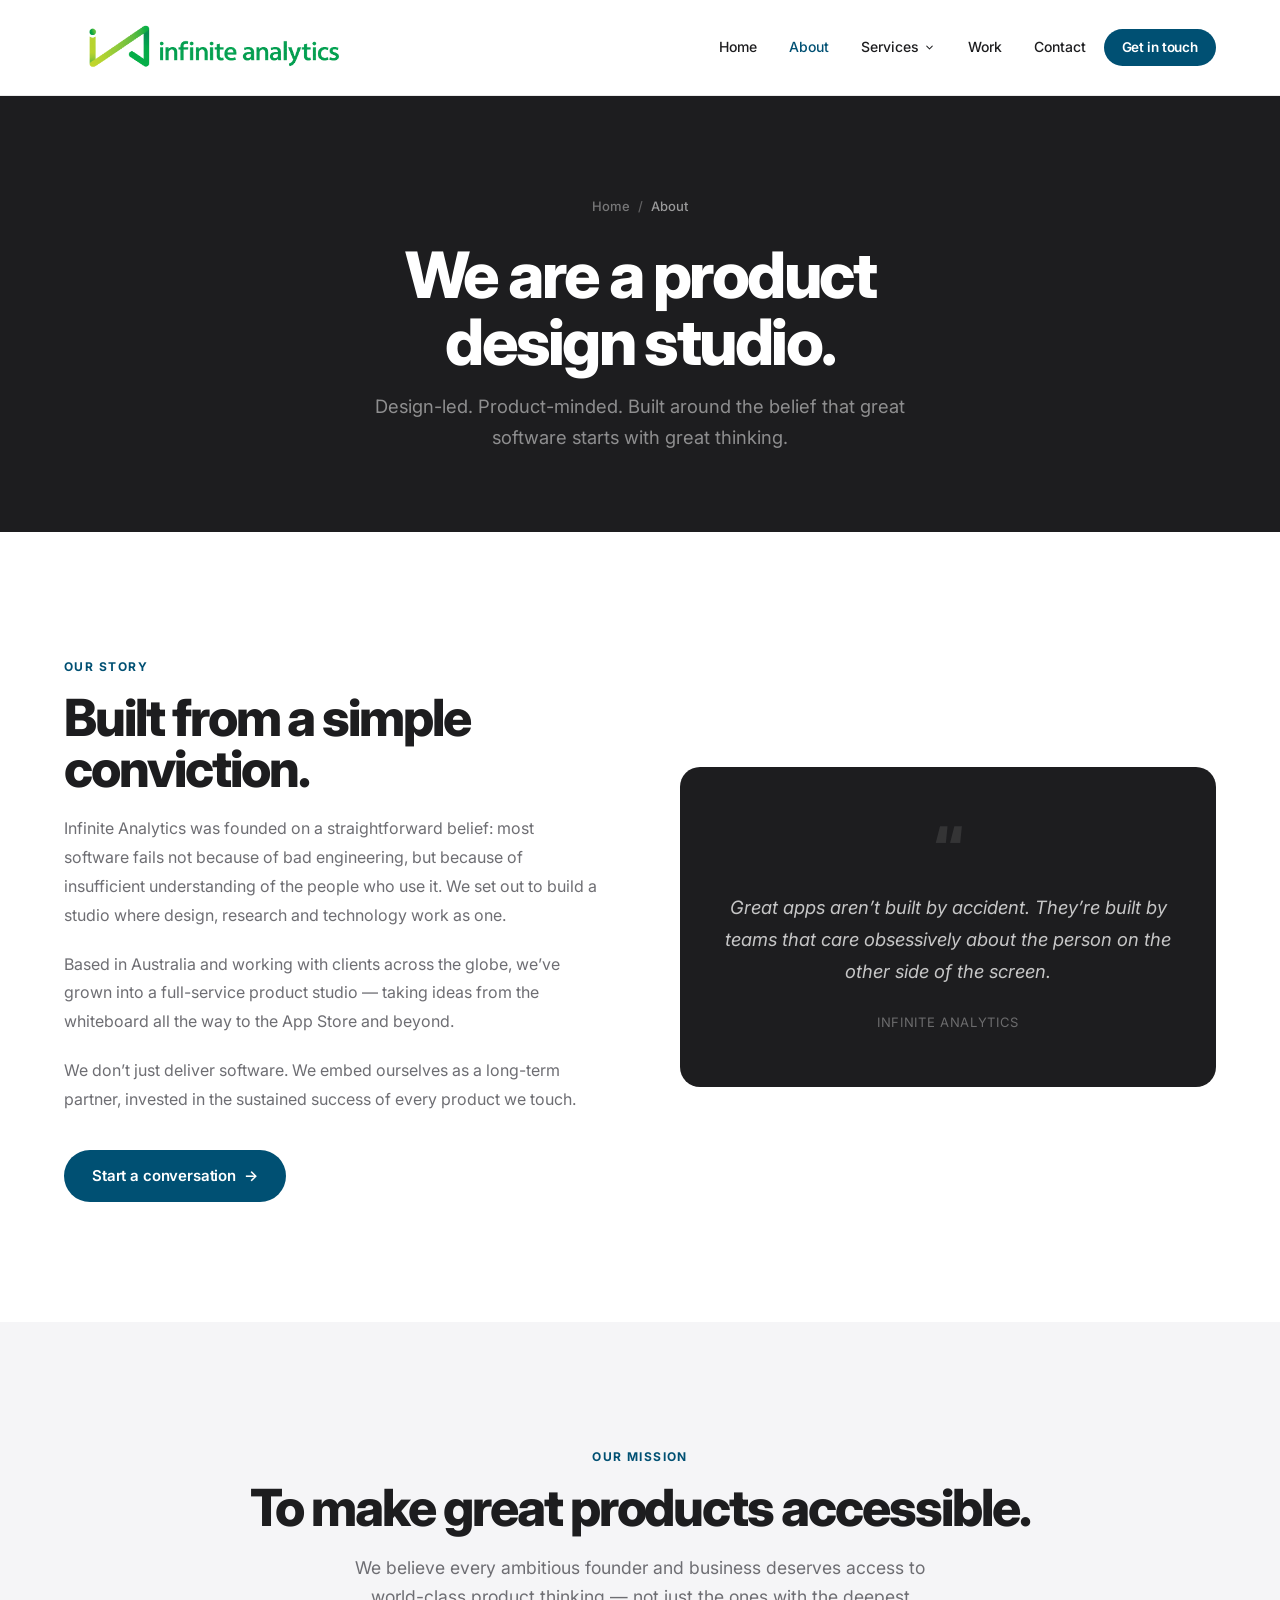
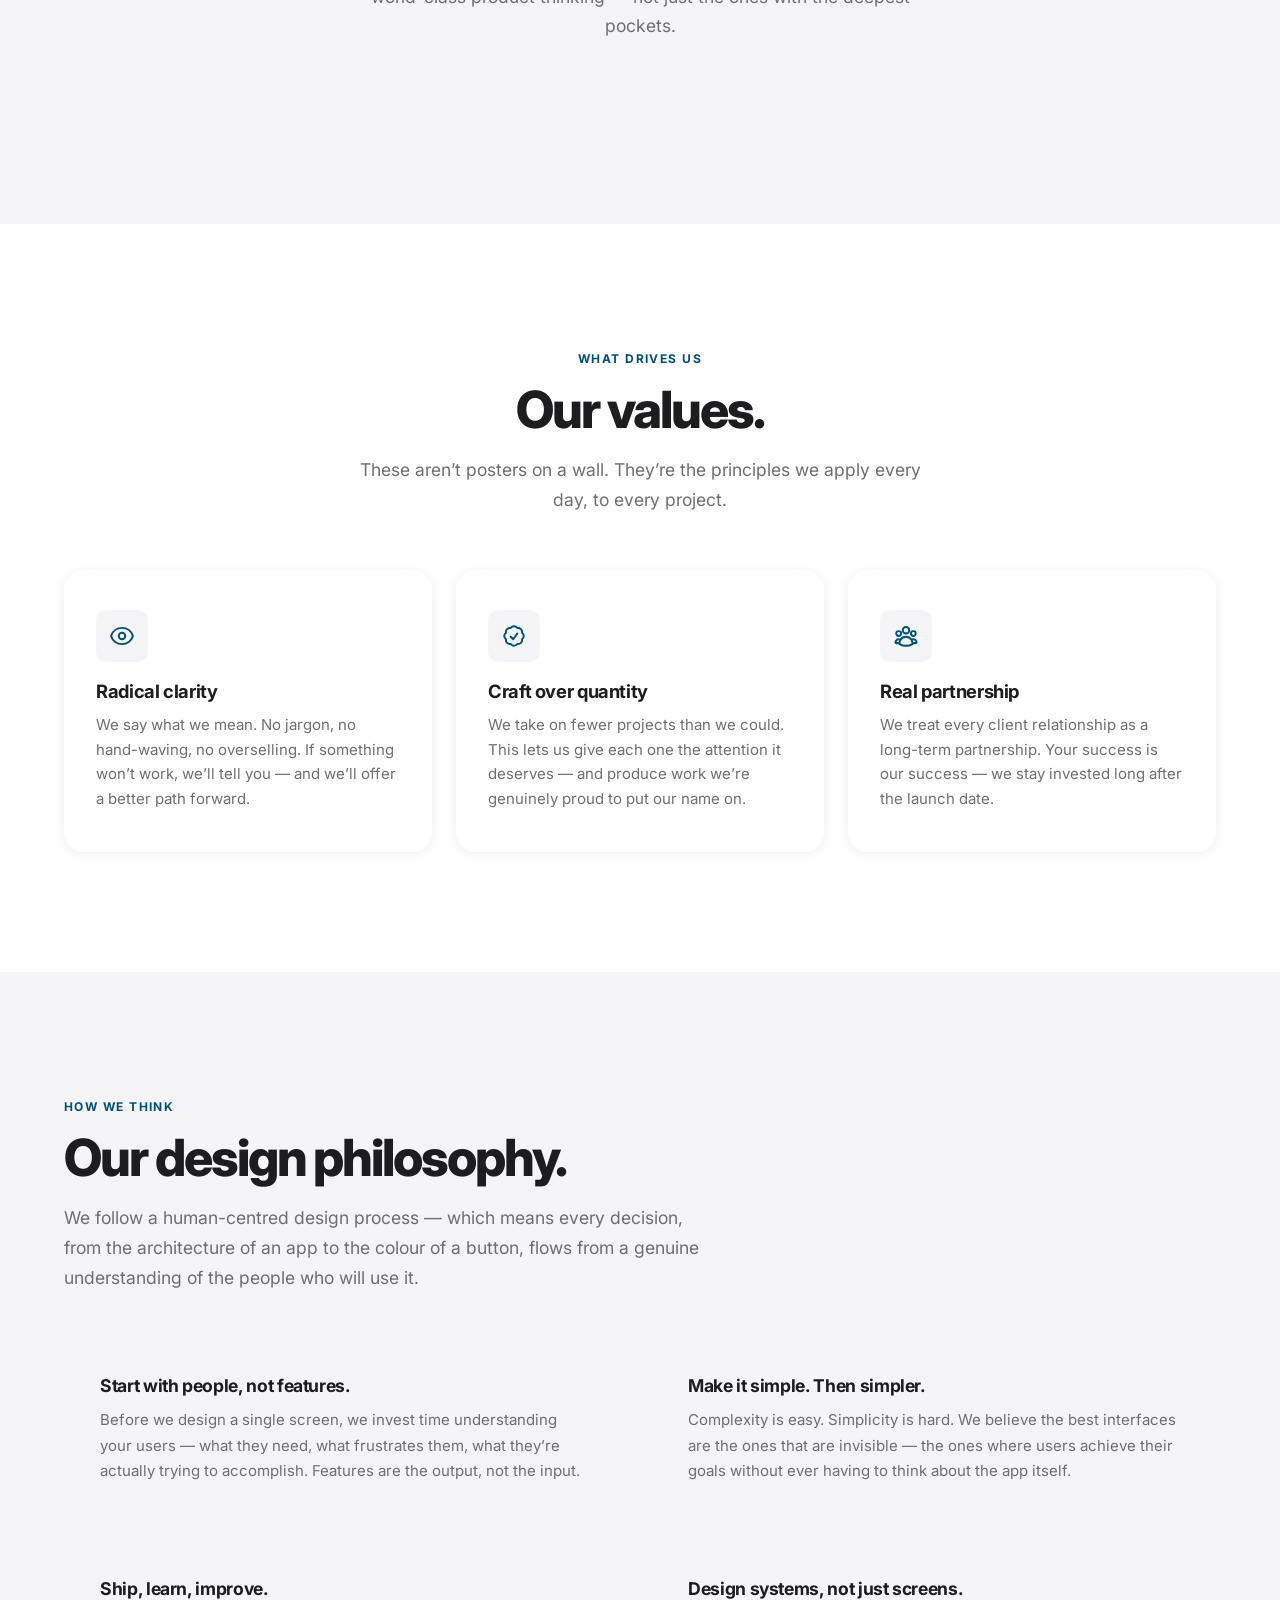
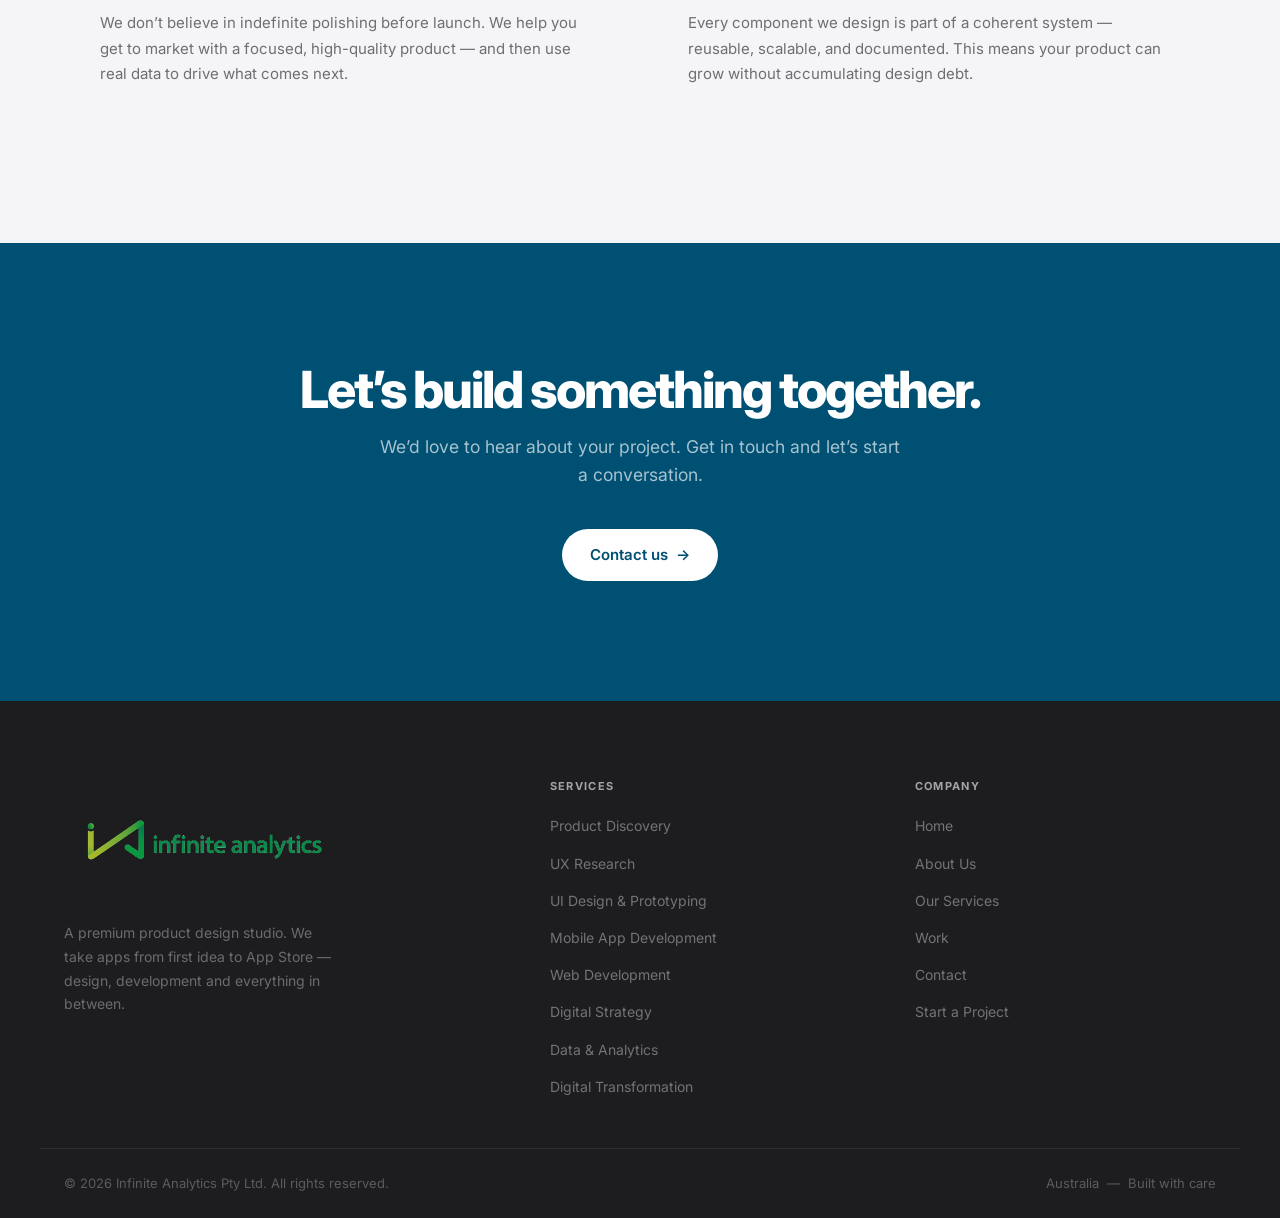
<file: about.html>
<!DOCTYPE html>
<html lang="en">
<head>
  <meta charset="utf-8">
  <meta name="viewport" content="width=device-width, initial-scale=1">
  <meta name="description" content="Infinite Analytics is a premium product design studio based in Australia. We design and build mobile apps that people love — from discovery to launch.">
  <title>About Us — Infinite Analytics</title>
  <link rel="canonical" href="https://www.infiniteanalytics.com.au/about">
  <meta property="og:type" content="website">
  <meta property="og:site_name" content="Infinite Analytics">
  <meta property="og:title" content="About Us — Infinite Analytics">
  <meta property="og:description" content="Infinite Analytics is a premium product design studio based in Australia. We design and build mobile apps that people love — from discovery to launch.">
  <meta property="og:url" content="https://www.infiniteanalytics.com.au/about">
  <meta property="og:image" content="https://www.infiniteanalytics.com.au/images/logo-transparent.png">
  <link rel="preconnect" href="https://fonts.googleapis.com">
  <link rel="preconnect" href="https://fonts.gstatic.com" crossorigin>
  <link href="https://fonts.googleapis.com/css2?family=Inter:ital,opsz,wght@0,14..32,300;0,14..32,400;0,14..32,500;0,14..32,600;0,14..32,700;0,14..32,800;0,14..32,900;1,14..32,400&display=swap" rel="stylesheet">
  <link rel="stylesheet" href="/css/style.css">
  <link rel="icon" href="/images/logo.png">
</head>
<body>

<nav id="navbar">
  <div class="nav-inner">
    <a href="/" class="nav-logo"><img src="/images/logo-transparent.png" alt="Infinite Analytics"></a>
    <ul class="nav-links">
      <li><a href="/">Home</a></li>
      <li><a href="/about" class="active">About</a></li>
      <li class="nav-dropdown">
        <a href="/services">Services <svg xmlns="http://www.w3.org/2000/svg" width="13" height="13" viewBox="0 0 20 20" fill="currentColor"><path fill-rule="evenodd" d="M5.23 7.21a.75.75 0 011.06.02L10 11.168l3.71-3.938a.75.75 0 111.08 1.04l-4.25 4.5a.75.75 0 01-1.08 0l-4.25-4.5a.75.75 0 01.02-1.06z" clip-rule="evenodd"/></svg></a>
        <div class="dropdown-menu">
          <a href="/service-product-discovery">Product Discovery</a>
          <a href="/service-ux-research">UX Research</a>
          <a href="/service-ui-design">UI Design &amp; Prototyping</a>
          <a href="/service-mobile-app-development">Mobile App Development</a>
          <a href="/service-web-development">Web Development</a>
          <a href="/service-digital-strategy">Digital Strategy</a>
          <a href="/services-data-analytics">Data &amp; Analytics</a>
          <a href="/strategy-digital-business-transformation">Digital Business Transformation</a>
        </div>
      </li>
      <li><a href="/work">Work</a></li>
      <li><a href="/contact">Contact</a></li>
      <li><a href="/contact" class="nav-cta">Get in touch</a></li>
    </ul>
    <button class="menu-toggle" id="menuToggle" aria-label="Open menu" aria-expanded="false"><span></span><span></span><span></span></button>
  </div>
  <div class="mobile-nav" id="mobileNav" aria-hidden="true">
    <a href="/">Home</a>
    <a href="/about">About</a>
    <a href="/services">Services</a>
    <a href="/service-product-discovery" style="padding-left:36px;font-size:13.5px;color:rgba(29,29,31,0.55);">Product Discovery</a>
    <a href="/service-ux-research" style="padding-left:36px;font-size:13.5px;color:rgba(29,29,31,0.55);">UX Research</a>
    <a href="/service-ui-design" style="padding-left:36px;font-size:13.5px;color:rgba(29,29,31,0.55);">UI Design &amp; Prototyping</a>
    <a href="/service-mobile-app-development" style="padding-left:36px;font-size:13.5px;color:rgba(29,29,31,0.55);">Mobile App Development</a>
    <a href="/service-web-development" style="padding-left:36px;font-size:13.5px;color:rgba(29,29,31,0.55);">Web Development</a>
    <a href="/service-digital-strategy" style="padding-left:36px;font-size:13.5px;color:rgba(29,29,31,0.55);">Digital Strategy</a>
    <a href="/services-data-analytics" style="padding-left:36px;font-size:13.5px;color:rgba(29,29,31,0.55);">Data &amp; Analytics</a>
    <a href="/strategy-digital-business-transformation" style="padding-left:36px;font-size:13.5px;color:rgba(29,29,31,0.55);">Digital Business Transformation</a>
    <a href="/work">Work</a>
    <a href="/contact">Contact</a>
    <a href="/contact" class="mobile-cta">Get in touch &rarr;</a>
  </div>
</nav>
<script>
(function(){
  var toggle=document.getElementById('menuToggle'),nav=document.getElementById('mobileNav');
  toggle.addEventListener('click',function(){var open=nav.classList.toggle('open');toggle.setAttribute('aria-expanded',open?'true':'false');nav.setAttribute('aria-hidden',open?'false':'true');});
  window.addEventListener('scroll',function(){document.getElementById('navbar').classList.toggle('scrolled',window.scrollY>20);},{passive:true});
})();
</script>

<div class="page-header">
  <nav class="breadcrumb"><a href="/">Home</a><span>/</span><span class="current">About</span></nav>
  <h1>We are a product<br>design studio.</h1>
  <p>Design-led. Product-minded. Built around the belief that great software starts with great thinking.</p>
</div>

<section class="section">
  <div class="container">
    <div class="split-grid">
      <div class="fade-in">
        <span class="section-label">Our story</span>
        <h2 class="section-title">Built from a simple conviction.</h2>
        <p>Infinite Analytics was founded on a straightforward belief: most software fails not because of bad engineering, but because of insufficient understanding of the people who use it. We set out to build a studio where design, research and technology work as one.</p>
        <p>Based in Australia and working with clients across the globe, we&rsquo;ve grown into a full-service product studio — taking ideas from the whiteboard all the way to the App Store and beyond.</p>
        <p>We don&rsquo;t just deliver software. We embed ourselves as a long-term partner, invested in the sustained success of every product we touch.</p>
        <a href="/contact" class="btn-primary" style="margin-top: 16px;">Start a conversation &nbsp;&rarr;</a>
      </div>
      <div class="fade-in delay-2">
        <div class="split-dark-panel">
          <div style="font-size:3.5rem;font-weight:900;color:rgba(255,255,255,0.10);line-height:1;margin-bottom:16px;">&ldquo;</div>
          <p style="color:rgba(255,255,255,0.75);font-size:1.15rem;line-height:1.75;font-style:italic;margin-bottom:24px;">Great apps aren&rsquo;t built by accident. They&rsquo;re built by teams that care obsessively about the person on the other side of the screen.</p>
          <p style="color:rgba(255,255,255,0.35);font-size:13px;margin:0;letter-spacing:0.05em;text-transform:uppercase;">Infinite Analytics</p>
        </div>
      </div>
    </div>
  </div>
</section>

<section class="section section-alt">
  <div class="container">
    <div class="text-center fade-in">
      <span class="section-label">Our mission</span>
      <h2 class="section-title">To make great products accessible.</h2>
      <p class="section-subtitle">We believe every ambitious founder and business deserves access to world-class product thinking — not just the ones with the deepest pockets.</p>
    </div>
  </div>
</section>

<section class="section">
  <div class="container">
    <div class="text-center fade-in">
      <span class="section-label">What drives us</span>
      <h2 class="section-title">Our values.</h2>
      <p class="section-subtitle" style="margin-bottom: 56px;">These aren&rsquo;t posters on a wall. They&rsquo;re the principles we apply every day, to every project.</p>
    </div>
    <div class="values-grid">
      <div class="value-card fade-in delay-1">
        <div class="service-icon" style="margin-bottom: 20px;"><svg xmlns="http://www.w3.org/2000/svg" fill="none" viewBox="0 0 24 24" stroke-width="1.8" stroke="currentColor" width="26" height="26"><path stroke-linecap="round" stroke-linejoin="round" d="M2.036 12.322a1.012 1.012 0 010-.639C3.423 7.51 7.36 4.5 12 4.5c4.638 0 8.573 3.007 9.963 7.178.07.207.07.431 0 .639C20.577 16.49 16.64 19.5 12 19.5c-4.638 0-8.573-3.007-9.963-7.178z"/><path stroke-linecap="round" stroke-linejoin="round" d="M15 12a3 3 0 11-6 0 3 3 0 016 0z"/></svg></div>
        <h3>Radical clarity</h3>
        <p>We say what we mean. No jargon, no hand-waving, no overselling. If something won&rsquo;t work, we&rsquo;ll tell you — and we&rsquo;ll offer a better path forward.</p>
      </div>
      <div class="value-card fade-in delay-2">
        <div class="service-icon" style="margin-bottom: 20px;"><svg xmlns="http://www.w3.org/2000/svg" fill="none" viewBox="0 0 24 24" stroke-width="1.8" stroke="currentColor" width="26" height="26"><path stroke-linecap="round" stroke-linejoin="round" d="M9 12.75L11.25 15 15 9.75M21 12c0 1.268-.63 2.39-1.593 3.068a3.745 3.745 0 01-1.043 3.296 3.745 3.745 0 01-3.296 1.043A3.745 3.745 0 0112 21c-1.268 0-2.39-.63-3.068-1.593a3.746 3.746 0 01-3.296-1.043 3.745 3.745 0 01-1.043-3.296A3.745 3.745 0 013 12c0-1.268.63-2.39 1.593-3.068a3.745 3.745 0 011.043-3.296 3.746 3.746 0 013.296-1.043A3.746 3.746 0 0112 3c1.268 0 2.39.63 3.068 1.593a3.746 3.746 0 013.296 1.043 3.746 3.746 0 011.043 3.296A3.745 3.745 0 0121 12z"/></svg></div>
        <h3>Craft over quantity</h3>
        <p>We take on fewer projects than we could. This lets us give each one the attention it deserves — and produce work we&rsquo;re genuinely proud to put our name on.</p>
      </div>
      <div class="value-card fade-in delay-3">
        <div class="service-icon" style="margin-bottom: 20px;"><svg xmlns="http://www.w3.org/2000/svg" fill="none" viewBox="0 0 24 24" stroke-width="1.8" stroke="currentColor" width="26" height="26"><path stroke-linecap="round" stroke-linejoin="round" d="M18 18.72a9.094 9.094 0 003.741-.479 3 3 0 00-4.682-2.72m.94 3.198l.001.031c0 .225-.012.447-.037.666A11.944 11.944 0 0112 21c-2.17 0-4.207-.576-5.963-1.584A6.062 6.062 0 016 18.719m12 0a5.971 5.971 0 00-.941-3.197m0 0A5.995 5.995 0 0012 12.75a5.995 5.995 0 00-5.058 2.772m0 0a3 3 0 00-4.681 2.72 8.986 8.986 0 003.74.477m.94-3.197a5.971 5.971 0 00-.94 3.197M15 6.75a3 3 0 11-6 0 3 3 0 016 0zm6 3a2.25 2.25 0 11-4.5 0 2.25 2.25 0 014.5 0zm-13.5 0a2.25 2.25 0 11-4.5 0 2.25 2.25 0 014.5 0z"/></svg></div>
        <h3>Real partnership</h3>
        <p>We treat every client relationship as a long-term partnership. Your success is our success — we stay invested long after the launch date.</p>
      </div>
    </div>
  </div>
</section>

<section class="section section-alt">
  <div class="container">
    <div class="fade-in">
      <span class="section-label">How we think</span>
      <h2 class="section-title">Our design philosophy.</h2>
      <p style="color: var(--ia-muted); font-size: 1.1rem; line-height: 1.7; max-width: 640px; margin-bottom: 0;">We follow a human-centred design process — which means every decision, from the architecture of an app to the colour of a button, flows from a genuine understanding of the people who will use it.</p>
    </div>
    <div class="philosophy-grid">
      <div class="philosophy-item fade-in delay-1">
        <h3>Start with people, not features.</h3>
        <p>Before we design a single screen, we invest time understanding your users — what they need, what frustrates them, what they&rsquo;re actually trying to accomplish. Features are the output, not the input.</p>
      </div>
      <div class="philosophy-item fade-in delay-2">
        <h3>Make it simple. Then simpler.</h3>
        <p>Complexity is easy. Simplicity is hard. We believe the best interfaces are the ones that are invisible — the ones where users achieve their goals without ever having to think about the app itself.</p>
      </div>
      <div class="philosophy-item fade-in delay-3">
        <h3>Ship, learn, improve.</h3>
        <p>We don&rsquo;t believe in indefinite polishing before launch. We help you get to market with a focused, high-quality product — and then use real data to drive what comes next.</p>
      </div>
      <div class="philosophy-item fade-in delay-4">
        <h3>Design systems, not just screens.</h3>
        <p>Every component we design is part of a coherent system — reusable, scalable, and documented. This means your product can grow without accumulating design debt.</p>
      </div>
    </div>
  </div>
</section>

<section class="cta-section">
  <div class="container">
    <h2 class="fade-in">Let&rsquo;s build something together.</h2>
    <p class="fade-in delay-1">We&rsquo;d love to hear about your project. Get in touch and let&rsquo;s start a conversation.</p>
    <a href="/contact" class="btn-white fade-in delay-2">Contact us &nbsp;&rarr;</a>
  </div>
</section>

<footer>
  <div class="footer-inner">
    <div class="footer-brand">
      <img src="/images/logo-transparent.png" alt="Infinite Analytics">
      <p>A premium product design studio. We take apps from first idea to App Store — design, development and everything in between.</p>
    </div>
    <div class="footer-col">
      <h5>Services</h5>
      <ul>
        <li><a href="/service-product-discovery">Product Discovery</a></li>
        <li><a href="/service-ux-research">UX Research</a></li>
        <li><a href="/service-ui-design">UI Design &amp; Prototyping</a></li>
        <li><a href="/service-mobile-app-development">Mobile App Development</a></li>
        <li><a href="/service-web-development">Web Development</a></li>
        <li><a href="/service-digital-strategy">Digital Strategy</a></li>
        <li><a href="/services-data-analytics">Data &amp; Analytics</a></li>
        <li><a href="/strategy-digital-business-transformation">Digital Transformation</a></li>
      </ul>
    </div>
    <div class="footer-col">
      <h5>Company</h5>
      <ul>
        <li><a href="/">Home</a></li>
        <li><a href="/about">About Us</a></li>
        <li><a href="/services">Our Services</a></li>
        <li><a href="/work">Work</a></li>
      <li><a href="/contact">Contact</a></li>
        <li><a href="/contact">Start a Project</a></li>
      </ul>
    </div>
  </div>
  <div class="footer-bottom">
    <p>&copy; 2026 Infinite Analytics Pty Ltd. All rights reserved.</p>
    <p>Australia &nbsp;&mdash;&nbsp; Built with care</p>
  </div>
</footer>
<script>
(function(){
  var elements=document.querySelectorAll('.fade-in');
  if(!elements.length)return;
  var observer=new IntersectionObserver(function(entries){entries.forEach(function(entry){if(entry.isIntersecting){entry.target.classList.add('visible');observer.unobserve(entry.target);}});},{threshold:0.12,rootMargin:'0px 0px -40px 0px'});
  elements.forEach(function(el){observer.observe(el);});
})();
</script>
</body>
</html>
</file>
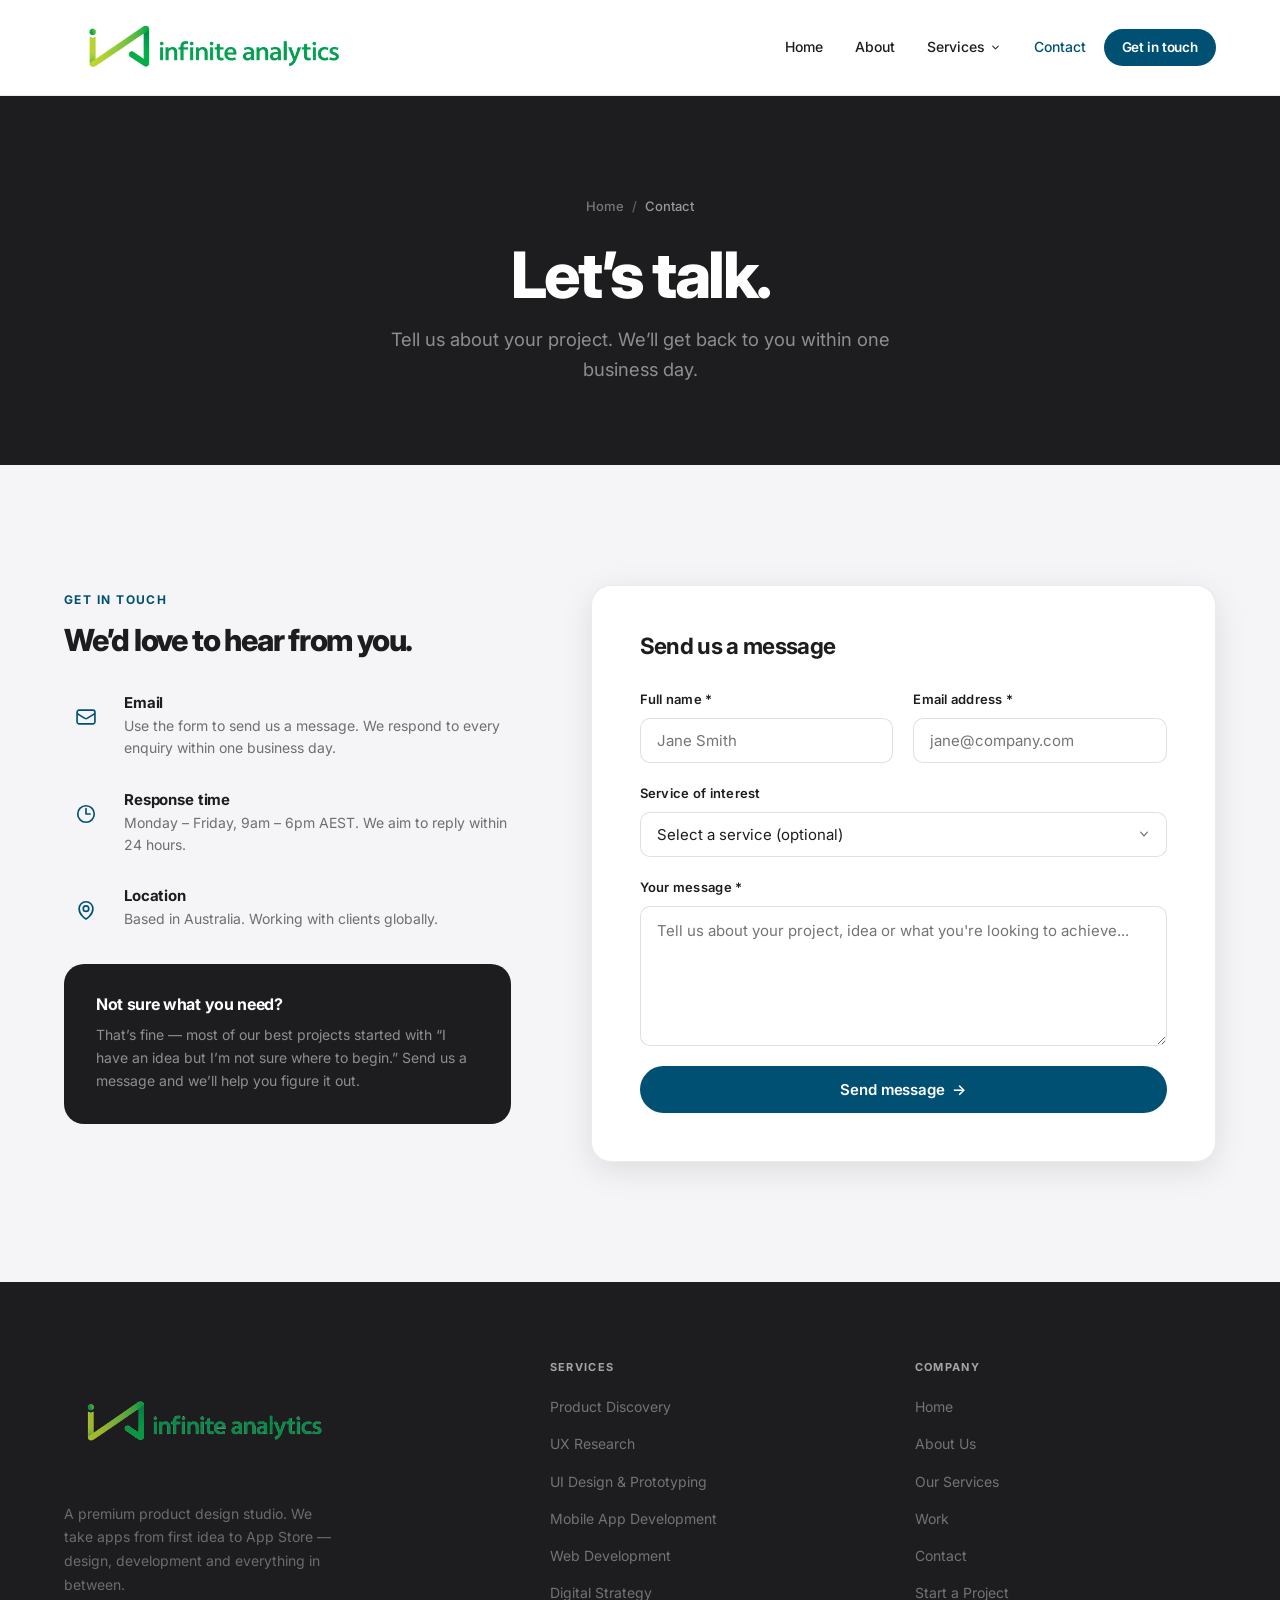
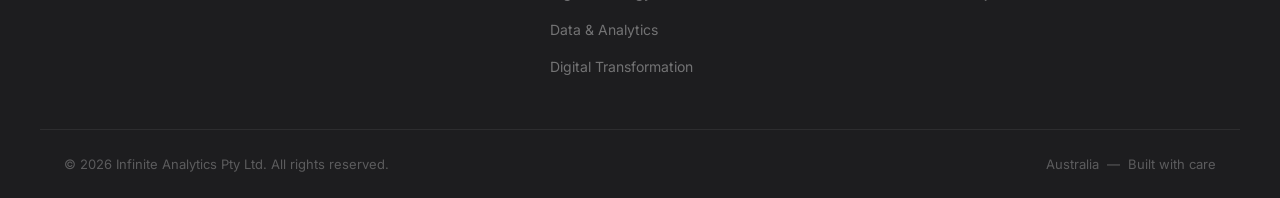
<file: contact.html>
<!DOCTYPE html>
<html lang="en">
<head>
  <meta charset="utf-8">
  <meta name="viewport" content="width=device-width, initial-scale=1">
  <meta name="description" content="Get in touch with Infinite Analytics. Tell us about your project and we will get back to you within one business day.">
  <title>Contact Us — Infinite Analytics</title>
  <link rel="canonical" href="https://www.infiniteanalytics.com.au/contact">
  <meta property="og:type" content="website">
  <meta property="og:site_name" content="Infinite Analytics">
  <meta property="og:title" content="Contact Us — Infinite Analytics">
  <meta property="og:description" content="Get in touch with Infinite Analytics. Tell us about your project and we will get back to you within one business day.">
  <meta property="og:url" content="https://www.infiniteanalytics.com.au/contact">
  <meta property="og:image" content="https://www.infiniteanalytics.com.au/images/logo-transparent.png">
  <link rel="preconnect" href="https://fonts.googleapis.com">
  <link rel="preconnect" href="https://fonts.gstatic.com" crossorigin>
  <link href="https://fonts.googleapis.com/css2?family=Inter:ital,opsz,wght@0,14..32,300;0,14..32,400;0,14..32,500;0,14..32,600;0,14..32,700;0,14..32,800;0,14..32,900;1,14..32,400&display=swap" rel="stylesheet">
  <link rel="stylesheet" href="/css/style.css">
  <link rel="icon" href="/images/logo.png">
</head>
<body>

<nav id="navbar">
  <div class="nav-inner">
    <a href="/" class="nav-logo"><img src="/images/logo-transparent.png" alt="Infinite Analytics"></a>
    <ul class="nav-links">
      <li><a href="/">Home</a></li>
      <li><a href="/about">About</a></li>
      <li class="nav-dropdown">
        <a href="/services">Services <svg xmlns="http://www.w3.org/2000/svg" width="13" height="13" viewBox="0 0 20 20" fill="currentColor"><path fill-rule="evenodd" d="M5.23 7.21a.75.75 0 011.06.02L10 11.168l3.71-3.938a.75.75 0 111.08 1.04l-4.25 4.5a.75.75 0 01-1.08 0l-4.25-4.5a.75.75 0 01.02-1.06z" clip-rule="evenodd"/></svg></a>
        <div class="dropdown-menu">
          <a href="/service-product-discovery">Product Discovery</a>
          <a href="/service-ux-research">UX Research</a>
          <a href="/service-ui-design">UI Design &amp; Prototyping</a>
          <a href="/service-mobile-app-development">Mobile App Development</a>
          <a href="/service-web-development">Web Development</a>
          <a href="/service-digital-strategy">Digital Strategy</a>
          <a href="/services-data-analytics">Data &amp; Analytics</a>
          <a href="/strategy-digital-business-transformation">Digital Business Transformation</a>
        </div>
      </li>
      <li><a href="/contact" class="active">Contact</a></li>
      <li><a href="/contact" class="nav-cta">Get in touch</a></li>
    </ul>
    <button class="menu-toggle" id="menuToggle" aria-label="Open menu" aria-expanded="false"><span></span><span></span><span></span></button>
  </div>
  <div class="mobile-nav" id="mobileNav" aria-hidden="true">
    <a href="/">Home</a>
    <a href="/about">About</a>
    <a href="/services">Services</a>
    <a href="/service-product-discovery" style="padding-left:36px;font-size:13.5px;color:rgba(29,29,31,0.55);">Product Discovery</a>
    <a href="/service-ux-research" style="padding-left:36px;font-size:13.5px;color:rgba(29,29,31,0.55);">UX Research</a>
    <a href="/service-ui-design" style="padding-left:36px;font-size:13.5px;color:rgba(29,29,31,0.55);">UI Design &amp; Prototyping</a>
    <a href="/service-mobile-app-development" style="padding-left:36px;font-size:13.5px;color:rgba(29,29,31,0.55);">Mobile App Development</a>
    <a href="/service-web-development" style="padding-left:36px;font-size:13.5px;color:rgba(29,29,31,0.55);">Web Development</a>
    <a href="/service-digital-strategy" style="padding-left:36px;font-size:13.5px;color:rgba(29,29,31,0.55);">Digital Strategy</a>
    <a href="/services-data-analytics" style="padding-left:36px;font-size:13.5px;color:rgba(29,29,31,0.55);">Data &amp; Analytics</a>
    <a href="/strategy-digital-business-transformation" style="padding-left:36px;font-size:13.5px;color:rgba(29,29,31,0.55);">Digital Business Transformation</a>
    <a href="/work">Work</a>
    <a href="/contact">Contact</a>
    <a href="/contact" class="mobile-cta">Get in touch &rarr;</a>
  </div>
</nav>
<script>
(function(){
  var toggle=document.getElementById('menuToggle'),nav=document.getElementById('mobileNav');
  toggle.addEventListener('click',function(){var open=nav.classList.toggle('open');toggle.setAttribute('aria-expanded',open?'true':'false');nav.setAttribute('aria-hidden',open?'false':'true');});
  window.addEventListener('scroll',function(){document.getElementById('navbar').classList.toggle('scrolled',window.scrollY>20);},{passive:true});
})();
</script>

<div class="page-header">
  <nav class="breadcrumb"><a href="/">Home</a><span>/</span><span class="current">Contact</span></nav>
  <h1>Let&rsquo;s talk.</h1>
  <p>Tell us about your project. We&rsquo;ll get back to you within one business day.</p>
</div>

<section class="section section-alt">
  <div class="container">
    <div class="contact-grid">

      <div class="fade-in">
        <span class="section-label">Get in touch</span>
        <h2 class="section-title" style="font-size: 1.9rem; margin-bottom: 40px;">We&rsquo;d love to hear from you.</h2>

        <div class="contact-info-item">
          <div class="contact-icon">
            <svg xmlns="http://www.w3.org/2000/svg" fill="none" viewBox="0 0 24 24" stroke-width="1.8" stroke="currentColor" width="22" height="22"><path stroke-linecap="round" stroke-linejoin="round" d="M21.75 6.75v10.5a2.25 2.25 0 01-2.25 2.25h-15a2.25 2.25 0 01-2.25-2.25V6.75m19.5 0A2.25 2.25 0 0019.5 4.5h-15a2.25 2.25 0 00-2.25 2.25m19.5 0v.243a2.25 2.25 0 01-1.07 1.916l-7.5 4.615a2.25 2.25 0 01-2.36 0L3.32 8.91a2.25 2.25 0 01-1.07-1.916V6.75"/></svg>
          </div>
          <div>
            <h4>Email</h4>
            <p>Use the form to send us a message. We respond to every enquiry within one business day.</p>
          </div>
        </div>

        <div class="contact-info-item">
          <div class="contact-icon">
            <svg xmlns="http://www.w3.org/2000/svg" fill="none" viewBox="0 0 24 24" stroke-width="1.8" stroke="currentColor" width="22" height="22"><path stroke-linecap="round" stroke-linejoin="round" d="M12 6v6h4.5m4.5 0a9 9 0 11-18 0 9 9 0 0118 0z"/></svg>
          </div>
          <div>
            <h4>Response time</h4>
            <p>Monday &ndash; Friday, 9am &ndash; 6pm AEST. We aim to reply within 24 hours.</p>
          </div>
        </div>

        <div class="contact-info-item">
          <div class="contact-icon">
            <svg xmlns="http://www.w3.org/2000/svg" fill="none" viewBox="0 0 24 24" stroke-width="1.8" stroke="currentColor" width="22" height="22"><path stroke-linecap="round" stroke-linejoin="round" d="M15 10.5a3 3 0 11-6 0 3 3 0 016 0z"/><path stroke-linecap="round" stroke-linejoin="round" d="M19.5 10.5c0 7.142-7.5 11.25-7.5 11.25S4.5 17.642 4.5 10.5a7.5 7.5 0 1115 0z"/></svg>
          </div>
          <div>
            <h4>Location</h4>
            <p>Based in Australia. Working with clients globally.</p>
          </div>
        </div>

        <div style="background: var(--ia-black); border-radius: var(--radius-lg); padding: 32px; margin-top: 8px;">
          <h4 style="color: #fff; font-size: 1rem; font-weight: 700; margin-bottom: 10px; letter-spacing: -0.02em;">Not sure what you need?</h4>
          <p style="color: rgba(255,255,255,0.5); font-size: 14px; line-height: 1.65; margin: 0;">That&rsquo;s fine &mdash; most of our best projects started with &ldquo;I have an idea but I&rsquo;m not sure where to begin.&rdquo; Send us a message and we&rsquo;ll help you figure it out.</p>
        </div>
      </div>

      <div class="fade-in delay-2">
        <div class="form-card" id="formWrapper">
          <h3>Send us a message</h3>
          <div id="form-error" class="form-error" style="display:none;"></div>
          <form id="contact-form" novalidate>
            <div class="form-row">
              <div class="form-group">
                <label for="name">Full name *</label>
                <input type="text" id="name" name="name" required placeholder="Jane Smith">
              </div>
              <div class="form-group">
                <label for="email">Email address *</label>
                <input type="email" id="email" name="email" required placeholder="jane@company.com">
              </div>
            </div>
            <div class="form-group">
              <label for="service">Service of interest</label>
              <select id="service" name="service">
                <option value="">Select a service (optional)</option>
                <option>Product Discovery</option>
                <option>UX Research</option>
                <option>UI Design &amp; Prototyping</option>
                <option>Mobile App Development</option>
                <option>Web Development</option>
                <option>Digital Strategy</option>
                <option>Data &amp; Analytics</option>
                <option>Digital Business Transformation</option>
                <option>General Enquiry</option>
              </select>
            </div>
            <div class="form-group">
              <label for="message">Your message *</label>
              <textarea id="message" name="message" required placeholder="Tell us about your project, idea or what you're looking to achieve..."></textarea>
            </div>
            <button type="submit" class="btn-primary" id="submit-btn" style="width: 100%; justify-content: center;">
              Send message &nbsp;&rarr;
            </button>
          </form>
        </div>
      </div>

    </div>
  </div>
</section>

<footer>
  <div class="footer-inner">
    <div class="footer-brand">
      <img src="/images/logo-transparent.png" alt="Infinite Analytics">
      <p>A premium product design studio. We take apps from first idea to App Store — design, development and everything in between.</p>
    </div>
    <div class="footer-col">
      <h5>Services</h5>
      <ul>
        <li><a href="/service-product-discovery">Product Discovery</a></li>
        <li><a href="/service-ux-research">UX Research</a></li>
        <li><a href="/service-ui-design">UI Design &amp; Prototyping</a></li>
        <li><a href="/service-mobile-app-development">Mobile App Development</a></li>
        <li><a href="/service-web-development">Web Development</a></li>
        <li><a href="/service-digital-strategy">Digital Strategy</a></li>
        <li><a href="/services-data-analytics">Data &amp; Analytics</a></li>
        <li><a href="/strategy-digital-business-transformation">Digital Transformation</a></li>
      </ul>
    </div>
    <div class="footer-col">
      <h5>Company</h5>
      <ul>
        <li><a href="/">Home</a></li>
        <li><a href="/about">About Us</a></li>
        <li><a href="/services">Our Services</a></li>
        <li><a href="/work">Work</a></li>
      <li><a href="/contact">Contact</a></li>
        <li><a href="/contact">Start a Project</a></li>
      </ul>
    </div>
  </div>
  <div class="footer-bottom">
    <p>&copy; 2026 Infinite Analytics Pty Ltd. All rights reserved.</p>
    <p>Australia &nbsp;&mdash;&nbsp; Built with care</p>
  </div>
</footer>

<script>
(function(){
  var elements=document.querySelectorAll('.fade-in');
  if(!elements.length)return;
  var observer=new IntersectionObserver(function(entries){entries.forEach(function(entry){if(entry.isIntersecting){entry.target.classList.add('visible');observer.unobserve(entry.target);}});},{threshold:0.12,rootMargin:'0px 0px -40px 0px'});
  elements.forEach(function(el){observer.observe(el);});
})();

document.getElementById('contact-form').addEventListener('submit', async function(e) {
  e.preventDefault();
  var form = e.target;
  var btn = document.getElementById('submit-btn');
  var errBox = document.getElementById('form-error');

  var name = form.name.value.trim();
  var email = form.email.value.trim();
  var message = form.message.value.trim();

  errBox.style.display = 'none';
  if (!name || !email || !message) {
    errBox.textContent = 'Please fill in all required fields.';
    errBox.style.display = 'block';
    return;
  }
  if (!/^[^\s@]+@[^\s@]+\.[^\s@]+$/.test(email)) {
    errBox.textContent = 'Please enter a valid email address.';
    errBox.style.display = 'block';
    return;
  }

  btn.textContent = 'Sending...';
  btn.disabled = true;

  try {
    var data = new FormData(form);
    var response = await fetch('https://formspree.io/f/xdabdydy', {
      method: 'POST',
      body: data,
      headers: { 'Accept': 'application/json' }
    });
    if (response.ok) {
      document.getElementById('formWrapper').innerHTML =
        '<div style="text-align:center;padding:60px 40px;">' +
        '<div style="width:64px;height:64px;background:#f0fdf4;border-radius:50%;display:flex;align-items:center;justify-content:center;margin:0 auto 24px;">' +
        '<svg xmlns="http://www.w3.org/2000/svg" fill="none" viewBox="0 0 24 24" stroke-width="2" stroke="#16a34a" width="30" height="30"><path stroke-linecap="round" stroke-linejoin="round" d="M4.5 12.75l6 6 9-13.5"/></svg>' +
        '</div>' +
        '<h3 style="font-size:1.5rem;font-weight:800;color:var(--ia-black);margin-bottom:12px;letter-spacing:-0.03em;">Message sent.</h3>' +
        '<p style="color:var(--ia-muted);margin-bottom:32px;line-height:1.65;">Thanks for reaching out, ' + name + '. We\u2019ll be in touch within one business day.</p>' +
        '<a href="/" class="btn-primary">Back to home &nbsp;&rarr;</a>' +
        '</div>';
    } else {
      throw new Error('Server error');
    }
  } catch(err) {
    errBox.textContent = 'Sorry, there was a problem sending your message. Please try again shortly.';
    errBox.style.display = 'block';
    btn.textContent = 'Send message \u00a0\u2192';
    btn.disabled = false;
  }
});
</script>
</body>
</html>
</file>
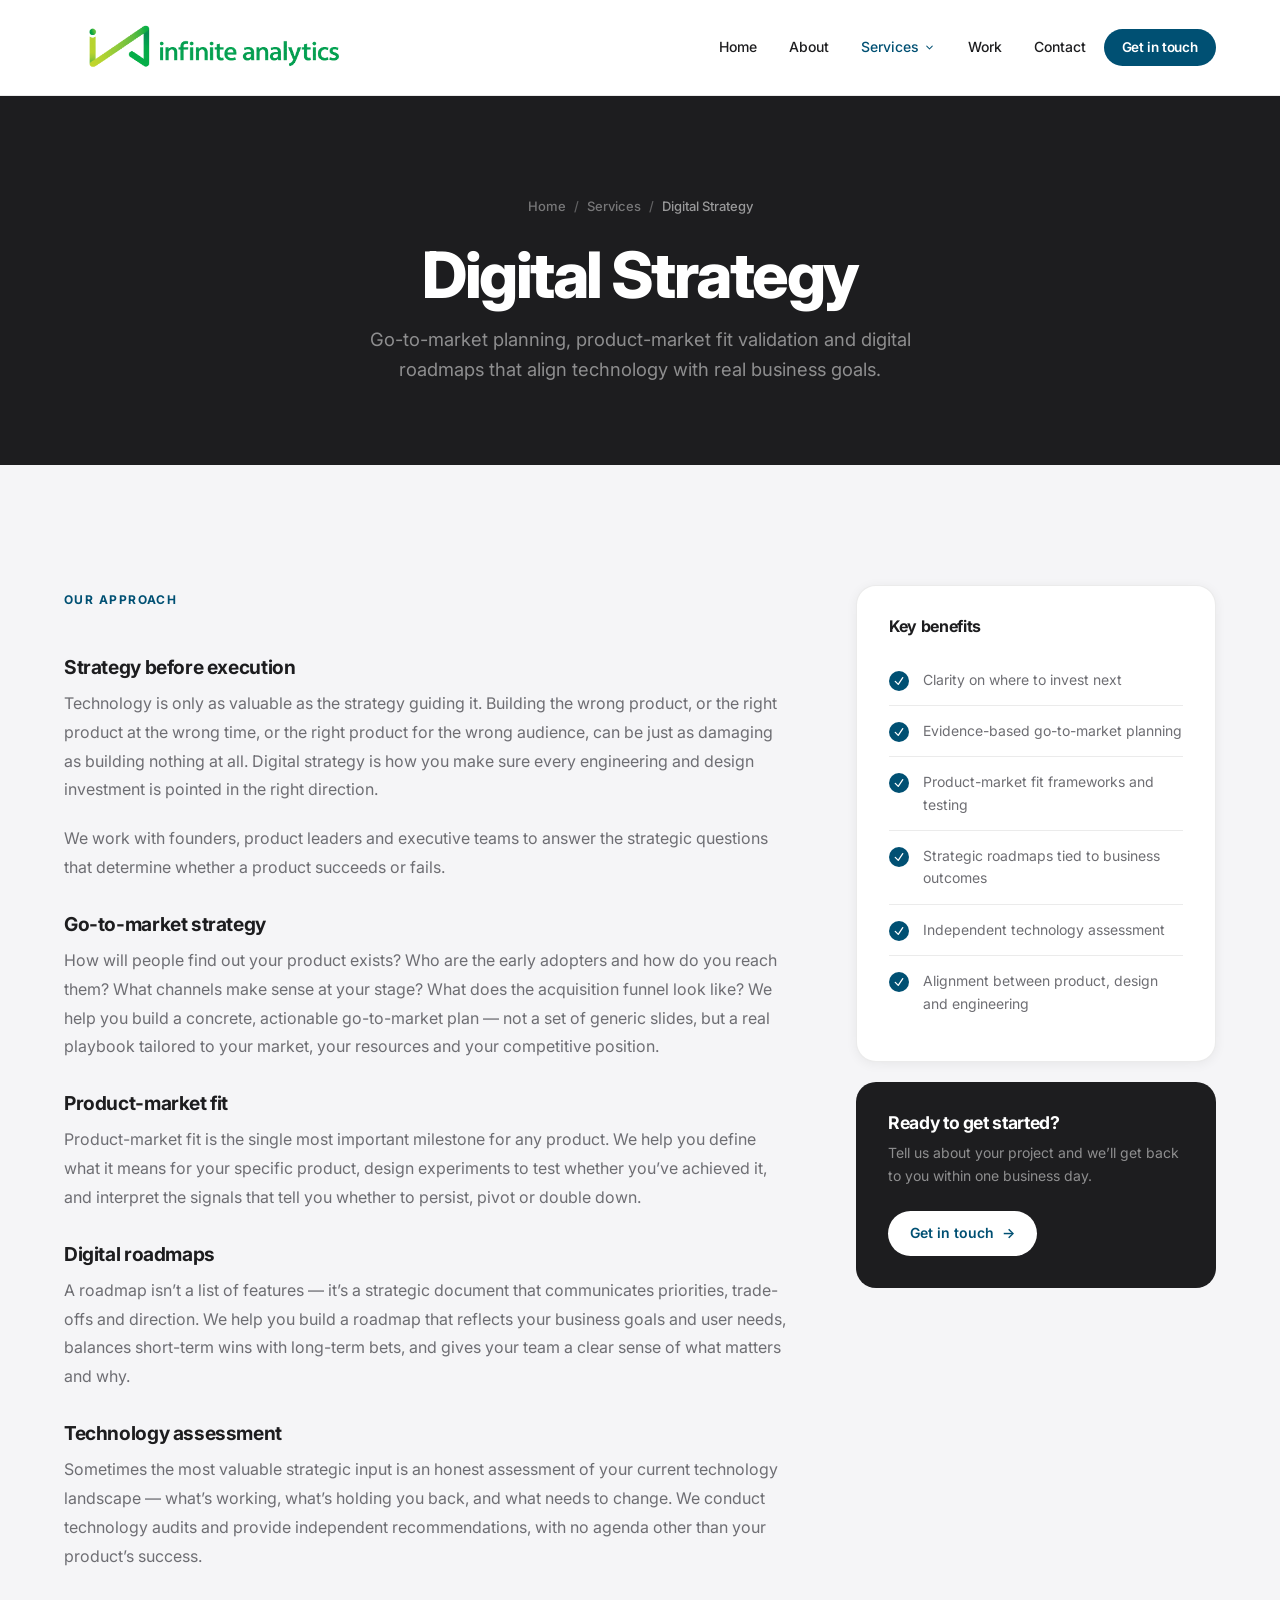
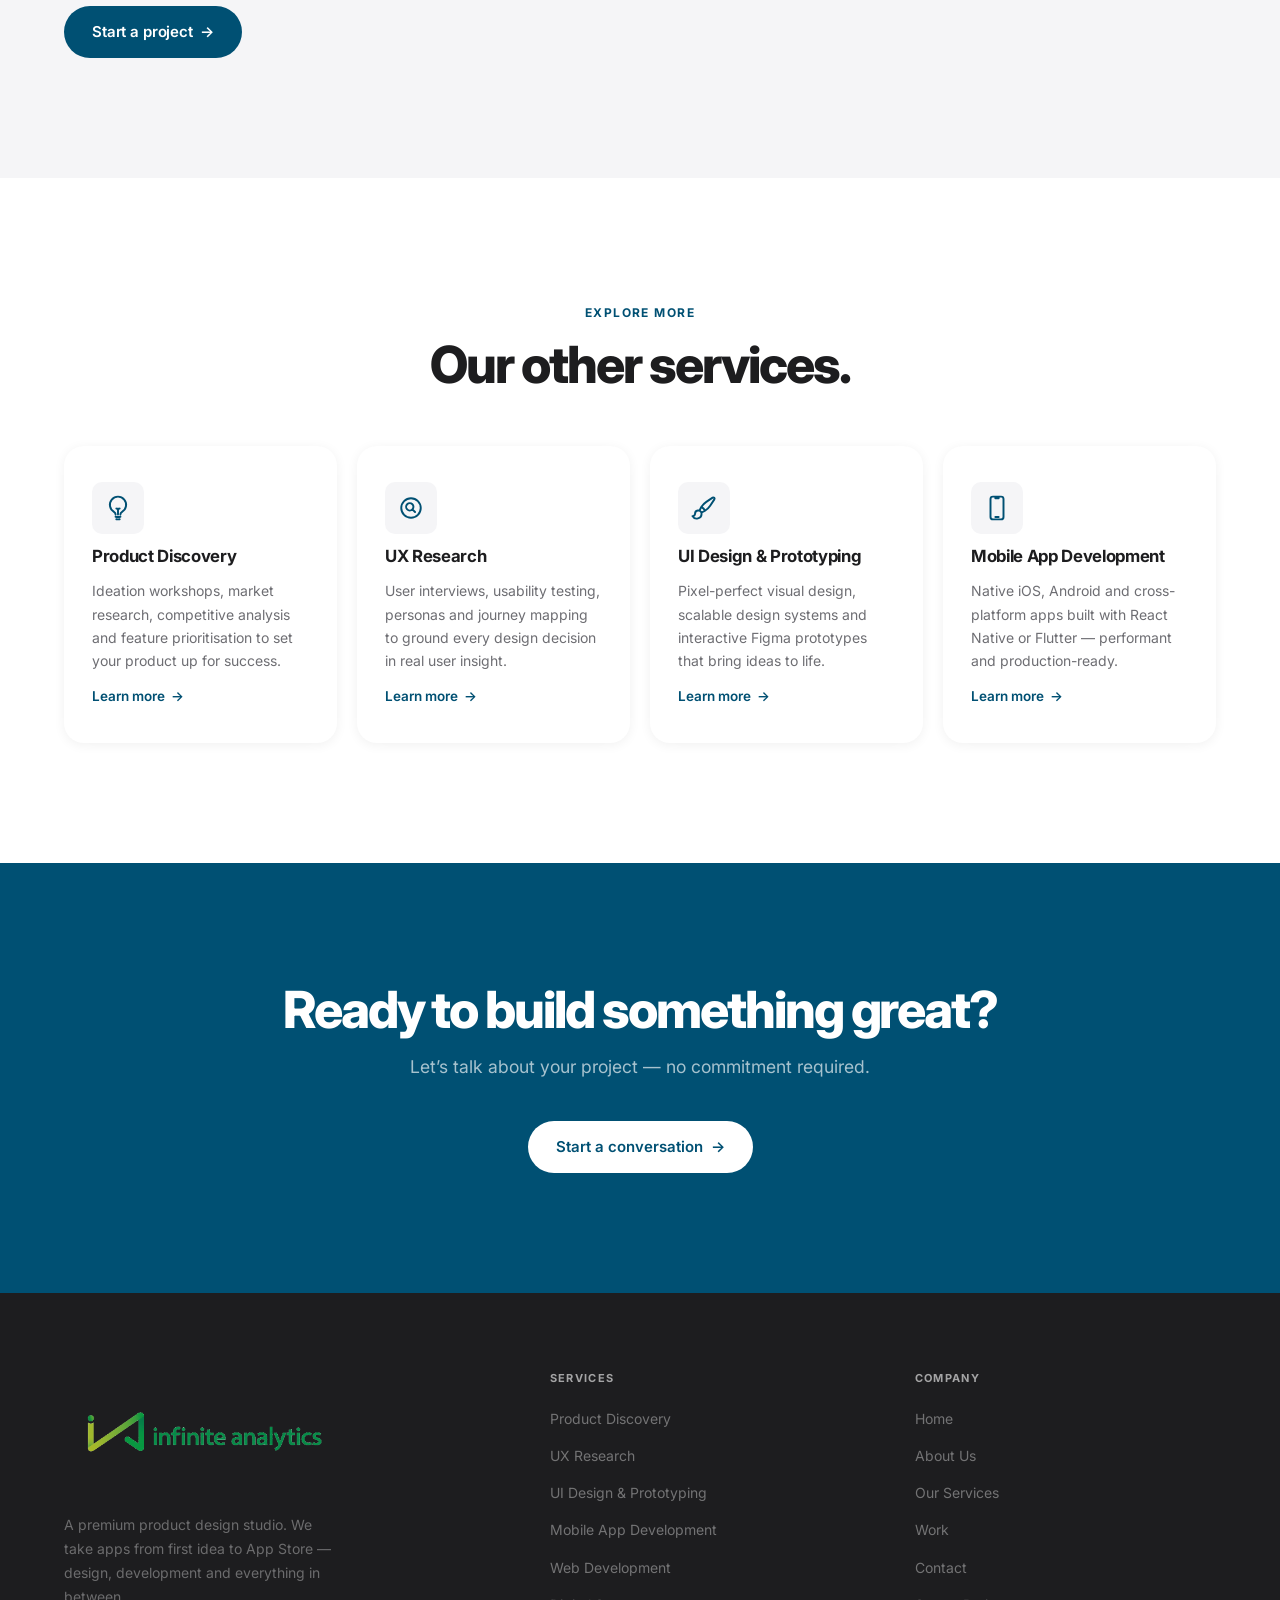
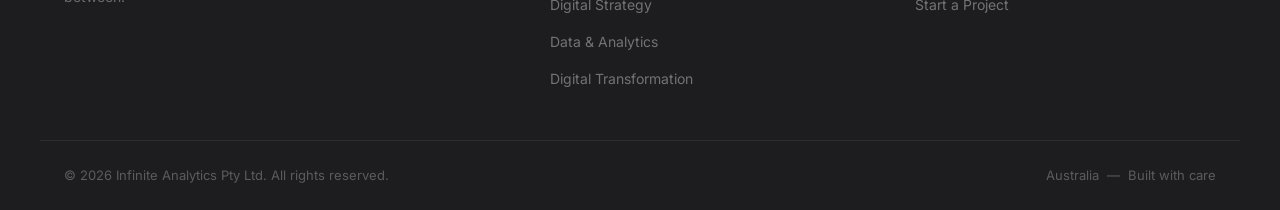
<file: service-digital-strategy.html>
<!DOCTYPE html>
<html lang="en">
<head>
  <meta charset="utf-8">
  <meta name="viewport" content="width=device-width, initial-scale=1">
  <meta name="description" content="Go-to-market planning, product-market fit validation and digital roadmaps that align technology investments with real business outcomes.">
  <title>Digital Strategy — Infinite Analytics</title>
  <link rel="canonical" href="https://www.infiniteanalytics.com.au/service-digital-strategy">
  <meta property="og:type" content="website">
  <meta property="og:site_name" content="Infinite Analytics">
  <meta property="og:title" content="Digital Strategy — Infinite Analytics">
  <meta property="og:description" content="Go-to-market planning, product-market fit validation and digital roadmaps that align technology investments with real business outcomes.">
  <meta property="og:url" content="https://www.infiniteanalytics.com.au/service-digital-strategy">
  <meta property="og:image" content="https://www.infiniteanalytics.com.au/images/logo-transparent.png">
  <link rel="preconnect" href="https://fonts.googleapis.com">
  <link rel="preconnect" href="https://fonts.gstatic.com" crossorigin>
  <link href="https://fonts.googleapis.com/css2?family=Inter:ital,opsz,wght@0,14..32,300;0,14..32,400;0,14..32,500;0,14..32,600;0,14..32,700;0,14..32,800;0,14..32,900;1,14..32,400&display=swap" rel="stylesheet">
  <link rel="stylesheet" href="/css/style.css">
  <link rel="icon" href="/images/logo.png">
</head>
<body>

<nav id="navbar">
  <div class="nav-inner">
    <a href="/" class="nav-logo"><img src="/images/logo-transparent.png" alt="Infinite Analytics"></a>
    <ul class="nav-links">
      <li><a href="/">Home</a></li>
      <li><a href="/about">About</a></li>
      <li class="nav-dropdown">
        <a href="/services" class="active">Services <svg xmlns="http://www.w3.org/2000/svg" width="13" height="13" viewBox="0 0 20 20" fill="currentColor"><path fill-rule="evenodd" d="M5.23 7.21a.75.75 0 011.06.02L10 11.168l3.71-3.938a.75.75 0 111.08 1.04l-4.25 4.5a.75.75 0 01-1.08 0l-4.25-4.5a.75.75 0 01.02-1.06z" clip-rule="evenodd"/></svg></a>
        <div class="dropdown-menu">
          <a href="/service-product-discovery">Product Discovery</a>
          <a href="/service-ux-research">UX Research</a>
          <a href="/service-ui-design">UI Design &amp; Prototyping</a>
          <a href="/service-mobile-app-development">Mobile App Development</a>
          <a href="/service-web-development">Web Development</a>
          <a href="/service-digital-strategy">Digital Strategy</a>
          <a href="/services-data-analytics">Data &amp; Analytics</a>
          <a href="/strategy-digital-business-transformation">Digital Business Transformation</a>
        </div>
      </li>
      <li><a href="/work">Work</a></li>
      <li><a href="/contact">Contact</a></li>
      <li><a href="/contact" class="nav-cta">Get in touch</a></li>
    </ul>
    <button class="menu-toggle" id="menuToggle" aria-label="Open menu" aria-expanded="false"><span></span><span></span><span></span></button>
  </div>
  <div class="mobile-nav" id="mobileNav" aria-hidden="true">
    <a href="/">Home</a><a href="/about">About</a><a href="/services">Services</a>
    <a href="/service-product-discovery" style="padding-left:36px;font-size:13.5px;color:rgba(29,29,31,0.55);">Product Discovery</a>
    <a href="/service-ux-research" style="padding-left:36px;font-size:13.5px;color:rgba(29,29,31,0.55);">UX Research</a>
    <a href="/service-ui-design" style="padding-left:36px;font-size:13.5px;color:rgba(29,29,31,0.55);">UI Design &amp; Prototyping</a>
    <a href="/service-mobile-app-development" style="padding-left:36px;font-size:13.5px;color:rgba(29,29,31,0.55);">Mobile App Development</a>
    <a href="/service-web-development" style="padding-left:36px;font-size:13.5px;color:rgba(29,29,31,0.55);">Web Development</a>
    <a href="/service-digital-strategy" style="padding-left:36px;font-size:13.5px;color:rgba(29,29,31,0.55);">Digital Strategy</a>
    <a href="/services-data-analytics" style="padding-left:36px;font-size:13.5px;color:rgba(29,29,31,0.55);">Data &amp; Analytics</a>
    <a href="/strategy-digital-business-transformation" style="padding-left:36px;font-size:13.5px;color:rgba(29,29,31,0.55);">Digital Business Transformation</a>
    <a href="/work">Work</a>
    <a href="/contact">Contact</a><a href="/contact" class="mobile-cta">Get in touch &rarr;</a>
  </div>
</nav>
<script>
(function(){var toggle=document.getElementById('menuToggle'),nav=document.getElementById('mobileNav');toggle.addEventListener('click',function(){var open=nav.classList.toggle('open');toggle.setAttribute('aria-expanded',open?'true':'false');nav.setAttribute('aria-hidden',open?'false':'true');});window.addEventListener('scroll',function(){document.getElementById('navbar').classList.toggle('scrolled',window.scrollY>20);},{passive:true});})();
</script>

<div class="page-header">
  <nav class="breadcrumb"><a href="/">Home</a><span>/</span><a href="/services">Services</a><span>/</span><span class="current">Digital Strategy</span></nav>
  <h1>Digital Strategy</h1>
  <p>Go-to-market planning, product-market fit validation and digital roadmaps that align technology with real business goals.</p>
</div>

<section class="section section-alt">
  <div class="container">
    <div class="service-detail-grid">
      <div class="service-body fade-in">
        <span class="section-label">Our approach</span>
        <h3>Strategy before execution</h3>
        <p>Technology is only as valuable as the strategy guiding it. Building the wrong product, or the right product at the wrong time, or the right product for the wrong audience, can be just as damaging as building nothing at all. Digital strategy is how you make sure every engineering and design investment is pointed in the right direction.</p>
        <p>We work with founders, product leaders and executive teams to answer the strategic questions that determine whether a product succeeds or fails.</p>
        <h3>Go-to-market strategy</h3>
        <p>How will people find out your product exists? Who are the early adopters and how do you reach them? What channels make sense at your stage? What does the acquisition funnel look like? We help you build a concrete, actionable go-to-market plan — not a set of generic slides, but a real playbook tailored to your market, your resources and your competitive position.</p>
        <h3>Product-market fit</h3>
        <p>Product-market fit is the single most important milestone for any product. We help you define what it means for your specific product, design experiments to test whether you&rsquo;ve achieved it, and interpret the signals that tell you whether to persist, pivot or double down.</p>
        <h3>Digital roadmaps</h3>
        <p>A roadmap isn&rsquo;t a list of features — it&rsquo;s a strategic document that communicates priorities, trade-offs and direction. We help you build a roadmap that reflects your business goals and user needs, balances short-term wins with long-term bets, and gives your team a clear sense of what matters and why.</p>
        <h3>Technology assessment</h3>
        <p>Sometimes the most valuable strategic input is an honest assessment of your current technology landscape — what&rsquo;s working, what&rsquo;s holding you back, and what needs to change. We conduct technology audits and provide independent recommendations, with no agenda other than your product&rsquo;s success.</p>
        <div style="margin-top: 36px;"><a href="/contact" class="btn-primary">Start a project &nbsp;&rarr;</a></div>
      </div>
      <div class="fade-in delay-2">
        <div class="sidebar-card">
          <h4>Key benefits</h4>
          <ul class="benefit-list">
            <li class="benefit-item"><div class="benefit-check"><svg xmlns="http://www.w3.org/2000/svg" fill="none" viewBox="0 0 24 24" stroke-width="2.5" stroke="white" width="12" height="12"><path stroke-linecap="round" stroke-linejoin="round" d="M4.5 12.75l6 6 9-13.5"/></svg></div><p>Clarity on where to invest next</p></li>
            <li class="benefit-item"><div class="benefit-check"><svg xmlns="http://www.w3.org/2000/svg" fill="none" viewBox="0 0 24 24" stroke-width="2.5" stroke="white" width="12" height="12"><path stroke-linecap="round" stroke-linejoin="round" d="M4.5 12.75l6 6 9-13.5"/></svg></div><p>Evidence-based go-to-market planning</p></li>
            <li class="benefit-item"><div class="benefit-check"><svg xmlns="http://www.w3.org/2000/svg" fill="none" viewBox="0 0 24 24" stroke-width="2.5" stroke="white" width="12" height="12"><path stroke-linecap="round" stroke-linejoin="round" d="M4.5 12.75l6 6 9-13.5"/></svg></div><p>Product-market fit frameworks and testing</p></li>
            <li class="benefit-item"><div class="benefit-check"><svg xmlns="http://www.w3.org/2000/svg" fill="none" viewBox="0 0 24 24" stroke-width="2.5" stroke="white" width="12" height="12"><path stroke-linecap="round" stroke-linejoin="round" d="M4.5 12.75l6 6 9-13.5"/></svg></div><p>Strategic roadmaps tied to business outcomes</p></li>
            <li class="benefit-item"><div class="benefit-check"><svg xmlns="http://www.w3.org/2000/svg" fill="none" viewBox="0 0 24 24" stroke-width="2.5" stroke="white" width="12" height="12"><path stroke-linecap="round" stroke-linejoin="round" d="M4.5 12.75l6 6 9-13.5"/></svg></div><p>Independent technology assessment</p></li>
            <li class="benefit-item"><div class="benefit-check"><svg xmlns="http://www.w3.org/2000/svg" fill="none" viewBox="0 0 24 24" stroke-width="2.5" stroke="white" width="12" height="12"><path stroke-linecap="round" stroke-linejoin="round" d="M4.5 12.75l6 6 9-13.5"/></svg></div><p>Alignment between product, design and engineering</p></li>
          </ul>
        </div>
        <div class="sidebar-cta">
          <h4>Ready to get started?</h4>
          <p>Tell us about your project and we&rsquo;ll get back to you within one business day.</p>
          <a href="/contact" class="btn-white" style="font-size: 14px; padding: 11px 22px;">Get in touch &nbsp;&rarr;</a>
        </div>
      </div>
    </div>
  </div>
</section>

<section class="section">
  <div class="container">
    <div class="text-center fade-in" style="margin-bottom: 56px;"><span class="section-label">Explore more</span><h2 class="section-title">Our other services.</h2></div>
    <div class="services-grid">
      <a href="/service-product-discovery" class="service-card fade-in delay-1"><div class="service-icon"><svg xmlns="http://www.w3.org/2000/svg" fill="none" viewBox="0 0 24 24" stroke-width="1.8" stroke="currentColor" width="26" height="26"><path stroke-linecap="round" stroke-linejoin="round" d="M12 18v-5.25m0 0a6.01 6.01 0 001.5-.189m-1.5.189a6.01 6.01 0 01-1.5-.189m3.75 7.478a12.06 12.06 0 01-4.5 0m3.75 2.383a14.406 14.406 0 01-3 0M14.25 18v-.192c0-.983.658-1.823 1.508-2.316a7.5 7.5 0 10-7.517 0c.85.493 1.509 1.333 1.509 2.316V18"/></svg></div><h3>Product Discovery</h3><p>Ideation workshops, market research, competitive analysis and feature prioritisation to set your product up for success.</p><span class="card-link">Learn more &nbsp;&rarr;</span></a>
      <a href="/service-ux-research" class="service-card fade-in delay-2"><div class="service-icon"><svg xmlns="http://www.w3.org/2000/svg" fill="none" viewBox="0 0 24 24" stroke-width="1.8" stroke="currentColor" width="26" height="26"><path stroke-linecap="round" stroke-linejoin="round" d="M15.75 15.75l-2.489-2.489m0 0a3.375 3.375 0 10-4.773-4.773 3.375 3.375 0 004.774 4.774zM21 12a9 9 0 11-18 0 9 9 0 0118 0z"/></svg></div><h3>UX Research</h3><p>User interviews, usability testing, personas and journey mapping to ground every design decision in real user insight.</p><span class="card-link">Learn more &nbsp;&rarr;</span></a>
      <a href="/service-ui-design" class="service-card fade-in delay-3"><div class="service-icon"><svg xmlns="http://www.w3.org/2000/svg" fill="none" viewBox="0 0 24 24" stroke-width="1.8" stroke="currentColor" width="26" height="26"><path stroke-linecap="round" stroke-linejoin="round" d="M9.53 16.122a3 3 0 00-5.78 1.128 2.25 2.25 0 01-2.4 2.245 4.5 4.5 0 008.4-2.245c0-.399-.078-.78-.22-1.128zm0 0a15.998 15.998 0 003.388-1.62m-5.043-.025a15.994 15.994 0 011.622-3.395m3.42 3.42a15.995 15.995 0 004.764-4.648l3.876-5.814a1.151 1.151 0 00-1.597-1.597L14.146 6.32a15.996 15.996 0 00-4.649 4.763m3.42 3.42a6.776 6.776 0 00-3.42-3.42"/></svg></div><h3>UI Design &amp; Prototyping</h3><p>Pixel-perfect visual design, scalable design systems and interactive Figma prototypes that bring ideas to life.</p><span class="card-link">Learn more &nbsp;&rarr;</span></a>
      <a href="/service-mobile-app-development" class="service-card fade-in delay-4"><div class="service-icon"><svg xmlns="http://www.w3.org/2000/svg" fill="none" viewBox="0 0 24 24" stroke-width="1.8" stroke="currentColor" width="26" height="26"><path stroke-linecap="round" stroke-linejoin="round" d="M10.5 1.5H8.25A2.25 2.25 0 006 3.75v16.5a2.25 2.25 0 002.25 2.25h7.5A2.25 2.25 0 0018 20.25V3.75a2.25 2.25 0 00-2.25-2.25H13.5m-3 0V3h3V1.5m-3 0h3m-3 18.75h3"/></svg></div><h3>Mobile App Development</h3><p>Native iOS, Android and cross-platform apps built with React Native or Flutter — performant and production-ready.</p><span class="card-link">Learn more &nbsp;&rarr;</span></a>
    </div>
  </div>
</section>

<section class="cta-section">
  <div class="container">
    <h2 class="fade-in">Ready to build something great?</h2>
    <p class="fade-in delay-1">Let&rsquo;s talk about your project &mdash; no commitment required.</p>
    <a href="/contact" class="btn-white fade-in delay-2">Start a conversation &nbsp;&rarr;</a>
  </div>
</section>

<footer>
  <div class="footer-inner">
    <div class="footer-brand"><img src="/images/logo-transparent.png" alt="Infinite Analytics"><p>A premium product design studio. We take apps from first idea to App Store — design, development and everything in between.</p></div>
    <div class="footer-col"><h5>Services</h5><ul><li><a href="/service-product-discovery">Product Discovery</a></li><li><a href="/service-ux-research">UX Research</a></li><li><a href="/service-ui-design">UI Design &amp; Prototyping</a></li><li><a href="/service-mobile-app-development">Mobile App Development</a></li><li><a href="/service-web-development">Web Development</a></li><li><a href="/service-digital-strategy">Digital Strategy</a></li><li><a href="/services-data-analytics">Data &amp; Analytics</a></li><li><a href="/strategy-digital-business-transformation">Digital Transformation</a></li></ul></div>
    <div class="footer-col"><h5>Company</h5><ul><li><a href="/">Home</a></li><li><a href="/about">About Us</a></li><li><a href="/services">Our Services</a></li><li><a href="/work">Work</a></li>
      <li><a href="/contact">Contact</a></li><li><a href="/contact">Start a Project</a></li></ul></div>
  </div>
  <div class="footer-bottom"><p>&copy; 2026 Infinite Analytics Pty Ltd. All rights reserved.</p><p>Australia &nbsp;&mdash;&nbsp; Built with care</p></div>
</footer>
<script>
(function(){var elements=document.querySelectorAll('.fade-in');if(!elements.length)return;var observer=new IntersectionObserver(function(entries){entries.forEach(function(entry){if(entry.isIntersecting){entry.target.classList.add('visible');observer.unobserve(entry.target);}});},{threshold:0.12,rootMargin:'0px 0px -40px 0px'});elements.forEach(function(el){observer.observe(el);});})();
</script>
</body>
</html>
</file>
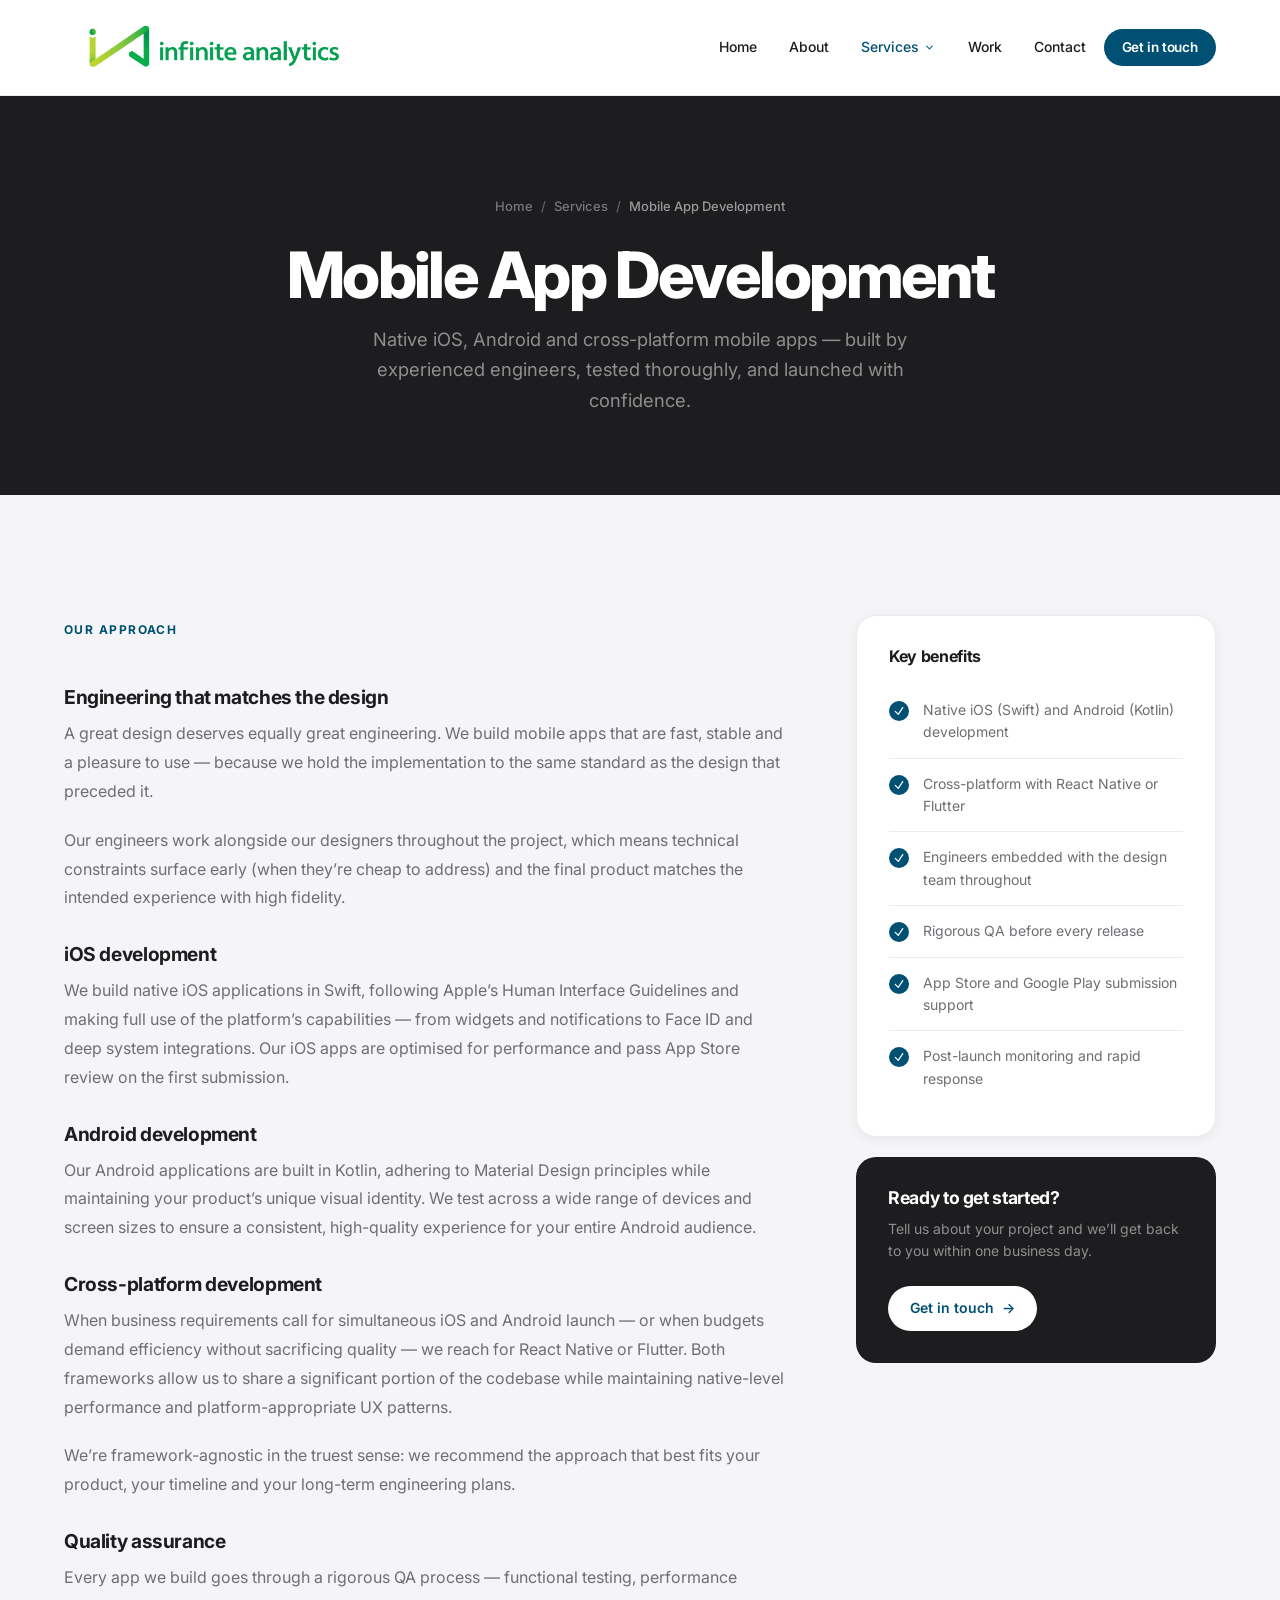
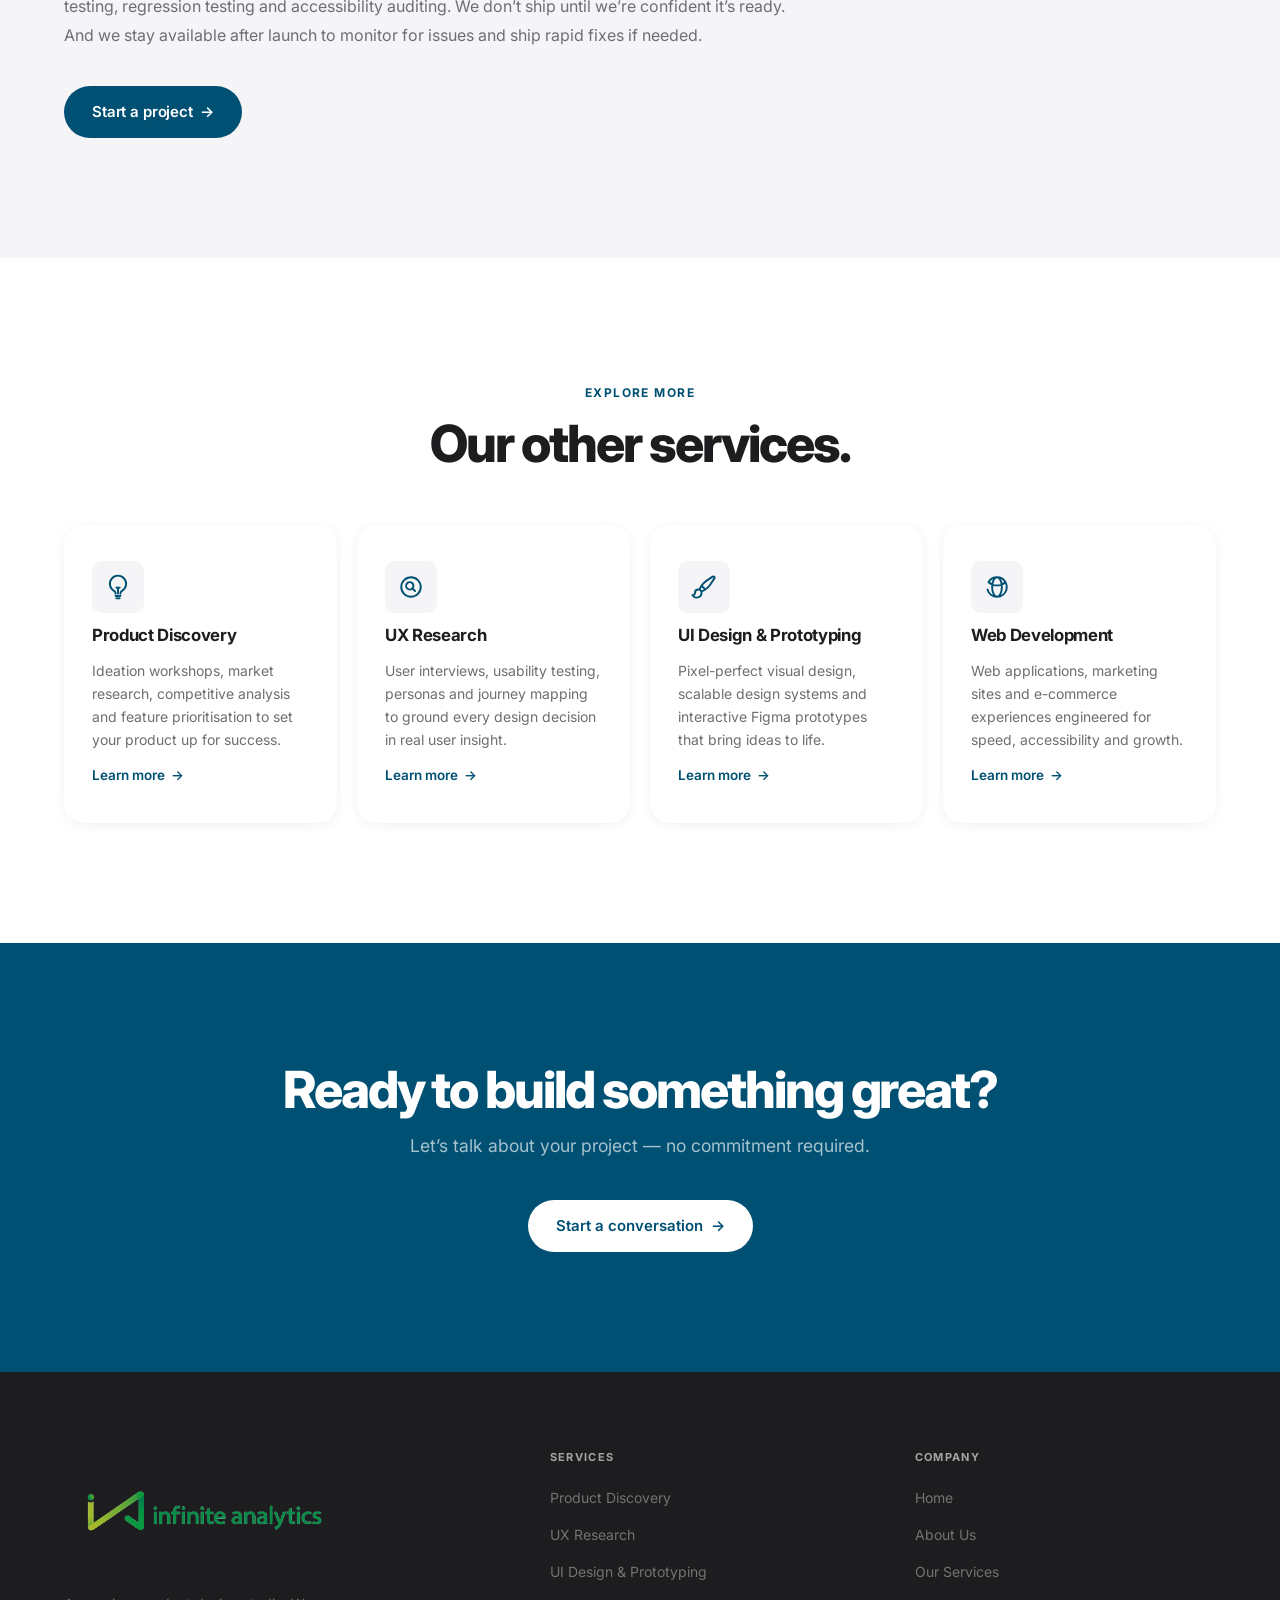
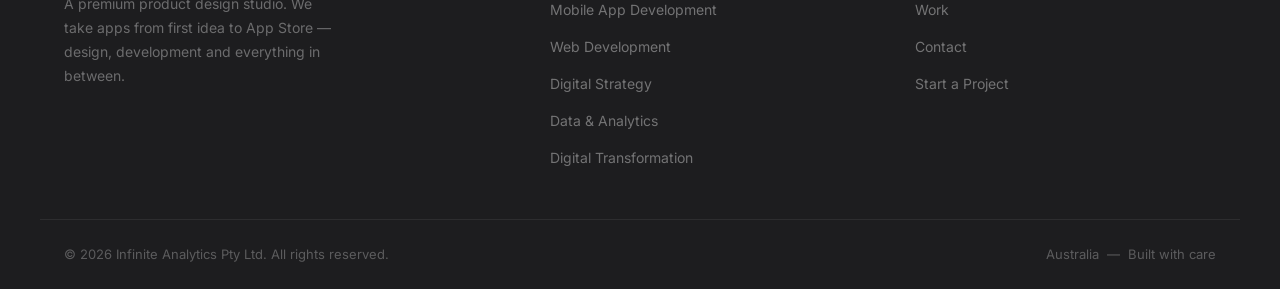
<file: service-mobile-app-development.html>
<!DOCTYPE html>
<html lang="en">
<head>
  <meta charset="utf-8">
  <meta name="viewport" content="width=device-width, initial-scale=1">
  <meta name="description" content="Native iOS, Android and cross-platform mobile app development with React Native and Flutter. Production-ready apps built by experienced engineers.">
  <title>Mobile App Development — Infinite Analytics</title>
  <link rel="canonical" href="https://www.infiniteanalytics.com.au/service-mobile-app-development">
  <meta property="og:type" content="website">
  <meta property="og:site_name" content="Infinite Analytics">
  <meta property="og:title" content="Mobile App Development — Infinite Analytics">
  <meta property="og:description" content="Native iOS, Android and cross-platform mobile app development with React Native and Flutter. Production-ready apps built by experienced engineers.">
  <meta property="og:url" content="https://www.infiniteanalytics.com.au/service-mobile-app-development">
  <meta property="og:image" content="https://www.infiniteanalytics.com.au/images/logo-transparent.png">
  <link rel="preconnect" href="https://fonts.googleapis.com">
  <link rel="preconnect" href="https://fonts.gstatic.com" crossorigin>
  <link href="https://fonts.googleapis.com/css2?family=Inter:ital,opsz,wght@0,14..32,300;0,14..32,400;0,14..32,500;0,14..32,600;0,14..32,700;0,14..32,800;0,14..32,900;1,14..32,400&display=swap" rel="stylesheet">
  <link rel="stylesheet" href="/css/style.css">
  <link rel="icon" href="/images/logo.png">
</head>
<body>

<nav id="navbar">
  <div class="nav-inner">
    <a href="/" class="nav-logo"><img src="/images/logo-transparent.png" alt="Infinite Analytics"></a>
    <ul class="nav-links">
      <li><a href="/">Home</a></li>
      <li><a href="/about">About</a></li>
      <li class="nav-dropdown">
        <a href="/services" class="active">Services <svg xmlns="http://www.w3.org/2000/svg" width="13" height="13" viewBox="0 0 20 20" fill="currentColor"><path fill-rule="evenodd" d="M5.23 7.21a.75.75 0 011.06.02L10 11.168l3.71-3.938a.75.75 0 111.08 1.04l-4.25 4.5a.75.75 0 01-1.08 0l-4.25-4.5a.75.75 0 01.02-1.06z" clip-rule="evenodd"/></svg></a>
        <div class="dropdown-menu">
          <a href="/service-product-discovery">Product Discovery</a>
          <a href="/service-ux-research">UX Research</a>
          <a href="/service-ui-design">UI Design &amp; Prototyping</a>
          <a href="/service-mobile-app-development">Mobile App Development</a>
          <a href="/service-web-development">Web Development</a>
          <a href="/service-digital-strategy">Digital Strategy</a>
          <a href="/services-data-analytics">Data &amp; Analytics</a>
          <a href="/strategy-digital-business-transformation">Digital Business Transformation</a>
        </div>
      </li>
      <li><a href="/work">Work</a></li>
      <li><a href="/contact">Contact</a></li>
      <li><a href="/contact" class="nav-cta">Get in touch</a></li>
    </ul>
    <button class="menu-toggle" id="menuToggle" aria-label="Open menu" aria-expanded="false"><span></span><span></span><span></span></button>
  </div>
  <div class="mobile-nav" id="mobileNav" aria-hidden="true">
    <a href="/">Home</a><a href="/about">About</a><a href="/services">Services</a>
    <a href="/service-product-discovery" style="padding-left:36px;font-size:13.5px;color:rgba(29,29,31,0.55);">Product Discovery</a>
    <a href="/service-ux-research" style="padding-left:36px;font-size:13.5px;color:rgba(29,29,31,0.55);">UX Research</a>
    <a href="/service-ui-design" style="padding-left:36px;font-size:13.5px;color:rgba(29,29,31,0.55);">UI Design &amp; Prototyping</a>
    <a href="/service-mobile-app-development" style="padding-left:36px;font-size:13.5px;color:rgba(29,29,31,0.55);">Mobile App Development</a>
    <a href="/service-web-development" style="padding-left:36px;font-size:13.5px;color:rgba(29,29,31,0.55);">Web Development</a>
    <a href="/service-digital-strategy" style="padding-left:36px;font-size:13.5px;color:rgba(29,29,31,0.55);">Digital Strategy</a>
    <a href="/services-data-analytics" style="padding-left:36px;font-size:13.5px;color:rgba(29,29,31,0.55);">Data &amp; Analytics</a>
    <a href="/strategy-digital-business-transformation" style="padding-left:36px;font-size:13.5px;color:rgba(29,29,31,0.55);">Digital Business Transformation</a>
    <a href="/work">Work</a>
    <a href="/contact">Contact</a><a href="/contact" class="mobile-cta">Get in touch &rarr;</a>
  </div>
</nav>
<script>
(function(){var toggle=document.getElementById('menuToggle'),nav=document.getElementById('mobileNav');toggle.addEventListener('click',function(){var open=nav.classList.toggle('open');toggle.setAttribute('aria-expanded',open?'true':'false');nav.setAttribute('aria-hidden',open?'false':'true');});window.addEventListener('scroll',function(){document.getElementById('navbar').classList.toggle('scrolled',window.scrollY>20);},{passive:true});})();
</script>

<div class="page-header">
  <nav class="breadcrumb"><a href="/">Home</a><span>/</span><a href="/services">Services</a><span>/</span><span class="current">Mobile App Development</span></nav>
  <h1>Mobile App Development</h1>
  <p>Native iOS, Android and cross-platform mobile apps — built by experienced engineers, tested thoroughly, and launched with confidence.</p>
</div>

<section class="section section-alt">
  <div class="container">
    <div class="service-detail-grid">
      <div class="service-body fade-in">
        <span class="section-label">Our approach</span>
        <h3>Engineering that matches the design</h3>
        <p>A great design deserves equally great engineering. We build mobile apps that are fast, stable and a pleasure to use — because we hold the implementation to the same standard as the design that preceded it.</p>
        <p>Our engineers work alongside our designers throughout the project, which means technical constraints surface early (when they&rsquo;re cheap to address) and the final product matches the intended experience with high fidelity.</p>
        <h3>iOS development</h3>
        <p>We build native iOS applications in Swift, following Apple&rsquo;s Human Interface Guidelines and making full use of the platform&rsquo;s capabilities — from widgets and notifications to Face ID and deep system integrations. Our iOS apps are optimised for performance and pass App Store review on the first submission.</p>
        <h3>Android development</h3>
        <p>Our Android applications are built in Kotlin, adhering to Material Design principles while maintaining your product&rsquo;s unique visual identity. We test across a wide range of devices and screen sizes to ensure a consistent, high-quality experience for your entire Android audience.</p>
        <h3>Cross-platform development</h3>
        <p>When business requirements call for simultaneous iOS and Android launch — or when budgets demand efficiency without sacrificing quality — we reach for React Native or Flutter. Both frameworks allow us to share a significant portion of the codebase while maintaining native-level performance and platform-appropriate UX patterns.</p>
        <p>We&rsquo;re framework-agnostic in the truest sense: we recommend the approach that best fits your product, your timeline and your long-term engineering plans.</p>
        <h3>Quality assurance</h3>
        <p>Every app we build goes through a rigorous QA process — functional testing, performance testing, regression testing and accessibility auditing. We don&rsquo;t ship until we&rsquo;re confident it&rsquo;s ready. And we stay available after launch to monitor for issues and ship rapid fixes if needed.</p>
        <div style="margin-top: 36px;"><a href="/contact" class="btn-primary">Start a project &nbsp;&rarr;</a></div>
      </div>
      <div class="fade-in delay-2">
        <div class="sidebar-card">
          <h4>Key benefits</h4>
          <ul class="benefit-list">
            <li class="benefit-item"><div class="benefit-check"><svg xmlns="http://www.w3.org/2000/svg" fill="none" viewBox="0 0 24 24" stroke-width="2.5" stroke="white" width="12" height="12"><path stroke-linecap="round" stroke-linejoin="round" d="M4.5 12.75l6 6 9-13.5"/></svg></div><p>Native iOS (Swift) and Android (Kotlin) development</p></li>
            <li class="benefit-item"><div class="benefit-check"><svg xmlns="http://www.w3.org/2000/svg" fill="none" viewBox="0 0 24 24" stroke-width="2.5" stroke="white" width="12" height="12"><path stroke-linecap="round" stroke-linejoin="round" d="M4.5 12.75l6 6 9-13.5"/></svg></div><p>Cross-platform with React Native or Flutter</p></li>
            <li class="benefit-item"><div class="benefit-check"><svg xmlns="http://www.w3.org/2000/svg" fill="none" viewBox="0 0 24 24" stroke-width="2.5" stroke="white" width="12" height="12"><path stroke-linecap="round" stroke-linejoin="round" d="M4.5 12.75l6 6 9-13.5"/></svg></div><p>Engineers embedded with the design team throughout</p></li>
            <li class="benefit-item"><div class="benefit-check"><svg xmlns="http://www.w3.org/2000/svg" fill="none" viewBox="0 0 24 24" stroke-width="2.5" stroke="white" width="12" height="12"><path stroke-linecap="round" stroke-linejoin="round" d="M4.5 12.75l6 6 9-13.5"/></svg></div><p>Rigorous QA before every release</p></li>
            <li class="benefit-item"><div class="benefit-check"><svg xmlns="http://www.w3.org/2000/svg" fill="none" viewBox="0 0 24 24" stroke-width="2.5" stroke="white" width="12" height="12"><path stroke-linecap="round" stroke-linejoin="round" d="M4.5 12.75l6 6 9-13.5"/></svg></div><p>App Store and Google Play submission support</p></li>
            <li class="benefit-item"><div class="benefit-check"><svg xmlns="http://www.w3.org/2000/svg" fill="none" viewBox="0 0 24 24" stroke-width="2.5" stroke="white" width="12" height="12"><path stroke-linecap="round" stroke-linejoin="round" d="M4.5 12.75l6 6 9-13.5"/></svg></div><p>Post-launch monitoring and rapid response</p></li>
          </ul>
        </div>
        <div class="sidebar-cta">
          <h4>Ready to get started?</h4>
          <p>Tell us about your project and we&rsquo;ll get back to you within one business day.</p>
          <a href="/contact" class="btn-white" style="font-size: 14px; padding: 11px 22px;">Get in touch &nbsp;&rarr;</a>
        </div>
      </div>
    </div>
  </div>
</section>

<section class="section">
  <div class="container">
    <div class="text-center fade-in" style="margin-bottom: 56px;"><span class="section-label">Explore more</span><h2 class="section-title">Our other services.</h2></div>
    <div class="services-grid">
      <a href="/service-product-discovery" class="service-card fade-in delay-1"><div class="service-icon"><svg xmlns="http://www.w3.org/2000/svg" fill="none" viewBox="0 0 24 24" stroke-width="1.8" stroke="currentColor" width="26" height="26"><path stroke-linecap="round" stroke-linejoin="round" d="M12 18v-5.25m0 0a6.01 6.01 0 001.5-.189m-1.5.189a6.01 6.01 0 01-1.5-.189m3.75 7.478a12.06 12.06 0 01-4.5 0m3.75 2.383a14.406 14.406 0 01-3 0M14.25 18v-.192c0-.983.658-1.823 1.508-2.316a7.5 7.5 0 10-7.517 0c.85.493 1.509 1.333 1.509 2.316V18"/></svg></div><h3>Product Discovery</h3><p>Ideation workshops, market research, competitive analysis and feature prioritisation to set your product up for success.</p><span class="card-link">Learn more &nbsp;&rarr;</span></a>
      <a href="/service-ux-research" class="service-card fade-in delay-2"><div class="service-icon"><svg xmlns="http://www.w3.org/2000/svg" fill="none" viewBox="0 0 24 24" stroke-width="1.8" stroke="currentColor" width="26" height="26"><path stroke-linecap="round" stroke-linejoin="round" d="M15.75 15.75l-2.489-2.489m0 0a3.375 3.375 0 10-4.773-4.773 3.375 3.375 0 004.774 4.774zM21 12a9 9 0 11-18 0 9 9 0 0118 0z"/></svg></div><h3>UX Research</h3><p>User interviews, usability testing, personas and journey mapping to ground every design decision in real user insight.</p><span class="card-link">Learn more &nbsp;&rarr;</span></a>
      <a href="/service-ui-design" class="service-card fade-in delay-3"><div class="service-icon"><svg xmlns="http://www.w3.org/2000/svg" fill="none" viewBox="0 0 24 24" stroke-width="1.8" stroke="currentColor" width="26" height="26"><path stroke-linecap="round" stroke-linejoin="round" d="M9.53 16.122a3 3 0 00-5.78 1.128 2.25 2.25 0 01-2.4 2.245 4.5 4.5 0 008.4-2.245c0-.399-.078-.78-.22-1.128zm0 0a15.998 15.998 0 003.388-1.62m-5.043-.025a15.994 15.994 0 011.622-3.395m3.42 3.42a15.995 15.995 0 004.764-4.648l3.876-5.814a1.151 1.151 0 00-1.597-1.597L14.146 6.32a15.996 15.996 0 00-4.649 4.763m3.42 3.42a6.776 6.776 0 00-3.42-3.42"/></svg></div><h3>UI Design &amp; Prototyping</h3><p>Pixel-perfect visual design, scalable design systems and interactive Figma prototypes that bring ideas to life.</p><span class="card-link">Learn more &nbsp;&rarr;</span></a>
      <a href="/service-web-development" class="service-card fade-in delay-4"><div class="service-icon"><svg xmlns="http://www.w3.org/2000/svg" fill="none" viewBox="0 0 24 24" stroke-width="1.8" stroke="currentColor" width="26" height="26"><path stroke-linecap="round" stroke-linejoin="round" d="M12 21a9.004 9.004 0 008.716-6.747M12 21a9.004 9.004 0 01-8.716-6.747M12 21c2.485 0 4.5-4.03 4.5-9S14.485 3 12 3m0 18c-2.485 0-4.5-4.03-4.5-9S9.515 3 12 3m0 0a8.997 8.997 0 017.843 4.582M12 3a8.997 8.997 0 00-7.843 4.582m15.686 0A11.953 11.953 0 0112 10.5c-2.998 0-5.74-1.1-7.843-2.918m15.686 0A8.959 8.959 0 0121 12c0 .778-.099 1.533-.284 2.253"/></svg></div><h3>Web Development</h3><p>Web applications, marketing sites and e-commerce experiences engineered for speed, accessibility and growth.</p><span class="card-link">Learn more &nbsp;&rarr;</span></a>
    </div>
  </div>
</section>

<section class="cta-section">
  <div class="container">
    <h2 class="fade-in">Ready to build something great?</h2>
    <p class="fade-in delay-1">Let&rsquo;s talk about your project &mdash; no commitment required.</p>
    <a href="/contact" class="btn-white fade-in delay-2">Start a conversation &nbsp;&rarr;</a>
  </div>
</section>

<footer>
  <div class="footer-inner">
    <div class="footer-brand"><img src="/images/logo-transparent.png" alt="Infinite Analytics"><p>A premium product design studio. We take apps from first idea to App Store — design, development and everything in between.</p></div>
    <div class="footer-col"><h5>Services</h5><ul><li><a href="/service-product-discovery">Product Discovery</a></li><li><a href="/service-ux-research">UX Research</a></li><li><a href="/service-ui-design">UI Design &amp; Prototyping</a></li><li><a href="/service-mobile-app-development">Mobile App Development</a></li><li><a href="/service-web-development">Web Development</a></li><li><a href="/service-digital-strategy">Digital Strategy</a></li><li><a href="/services-data-analytics">Data &amp; Analytics</a></li><li><a href="/strategy-digital-business-transformation">Digital Transformation</a></li></ul></div>
    <div class="footer-col"><h5>Company</h5><ul><li><a href="/">Home</a></li><li><a href="/about">About Us</a></li><li><a href="/services">Our Services</a></li><li><a href="/work">Work</a></li>
      <li><a href="/contact">Contact</a></li><li><a href="/contact">Start a Project</a></li></ul></div>
  </div>
  <div class="footer-bottom"><p>&copy; 2026 Infinite Analytics Pty Ltd. All rights reserved.</p><p>Australia &nbsp;&mdash;&nbsp; Built with care</p></div>
</footer>
<script>
(function(){var elements=document.querySelectorAll('.fade-in');if(!elements.length)return;var observer=new IntersectionObserver(function(entries){entries.forEach(function(entry){if(entry.isIntersecting){entry.target.classList.add('visible');observer.unobserve(entry.target);}});},{threshold:0.12,rootMargin:'0px 0px -40px 0px'});elements.forEach(function(el){observer.observe(el);});})();
</script>
</body>
</html>
</file>
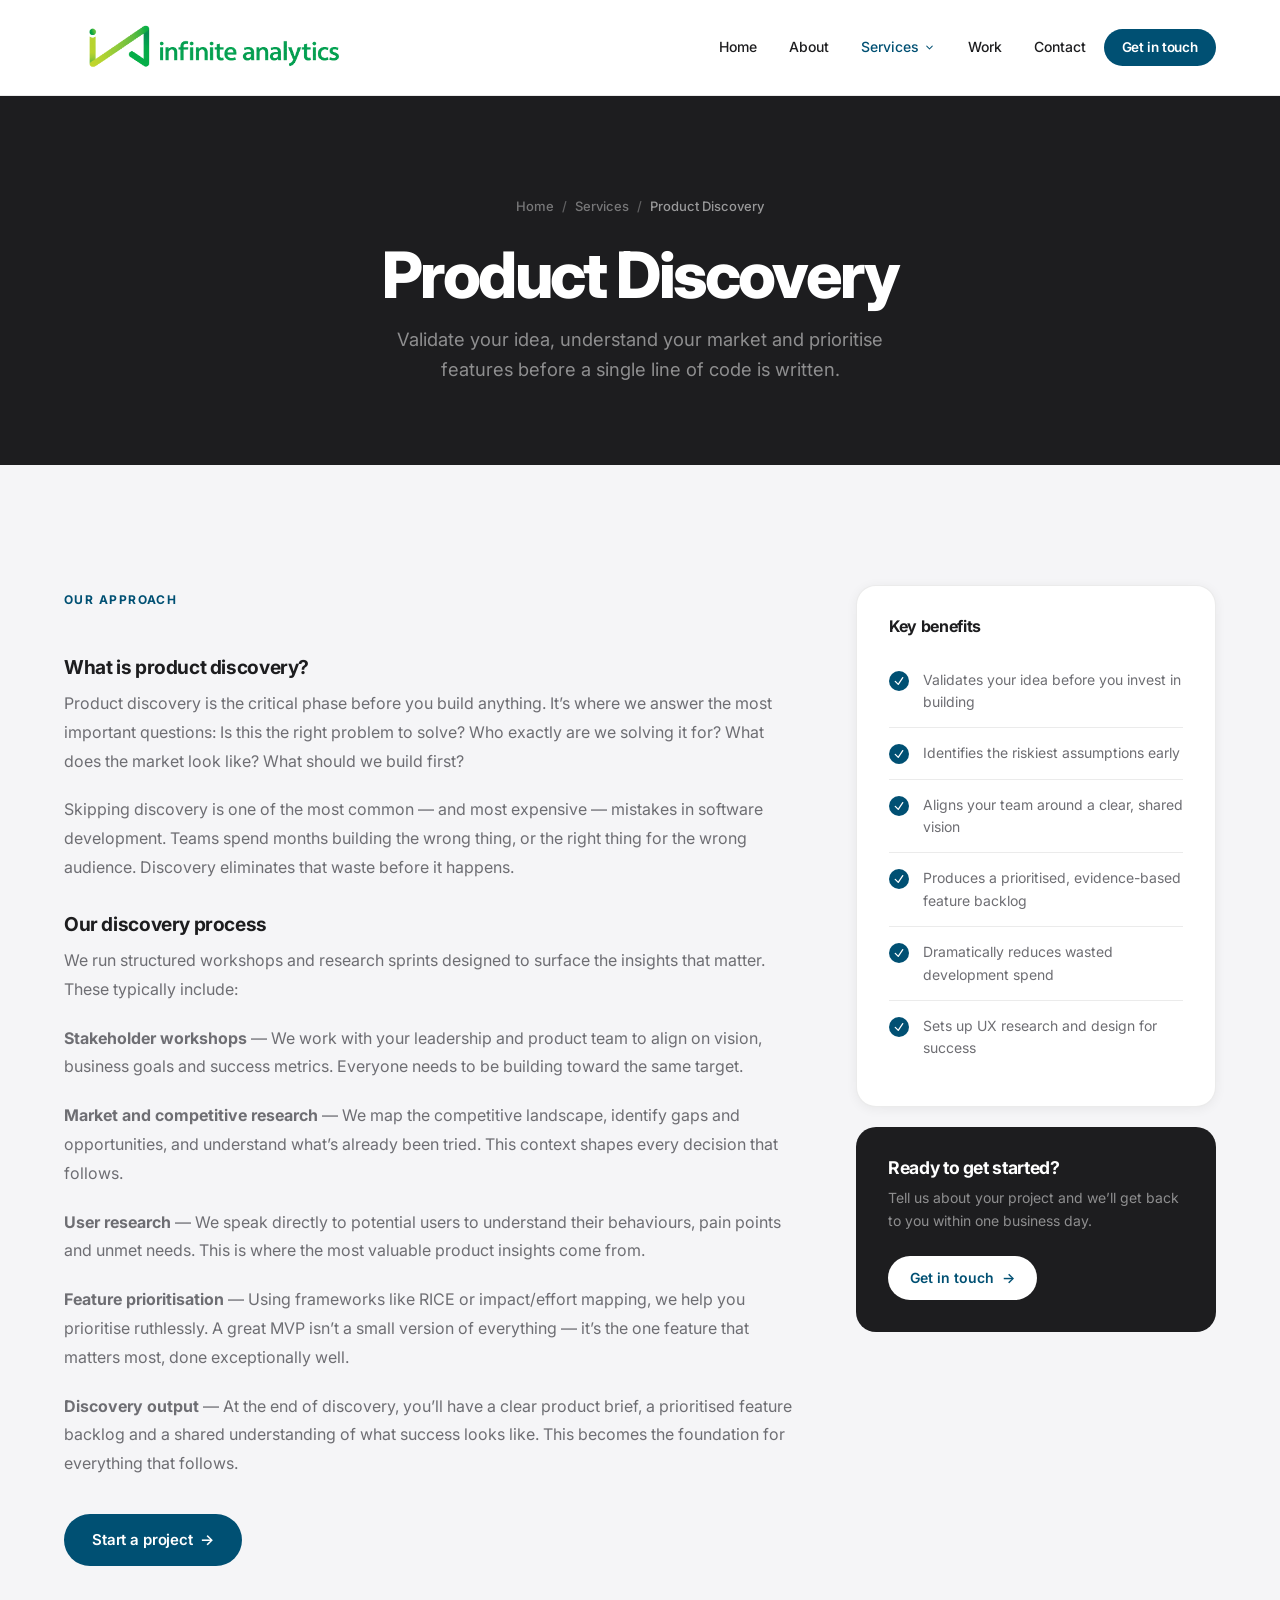
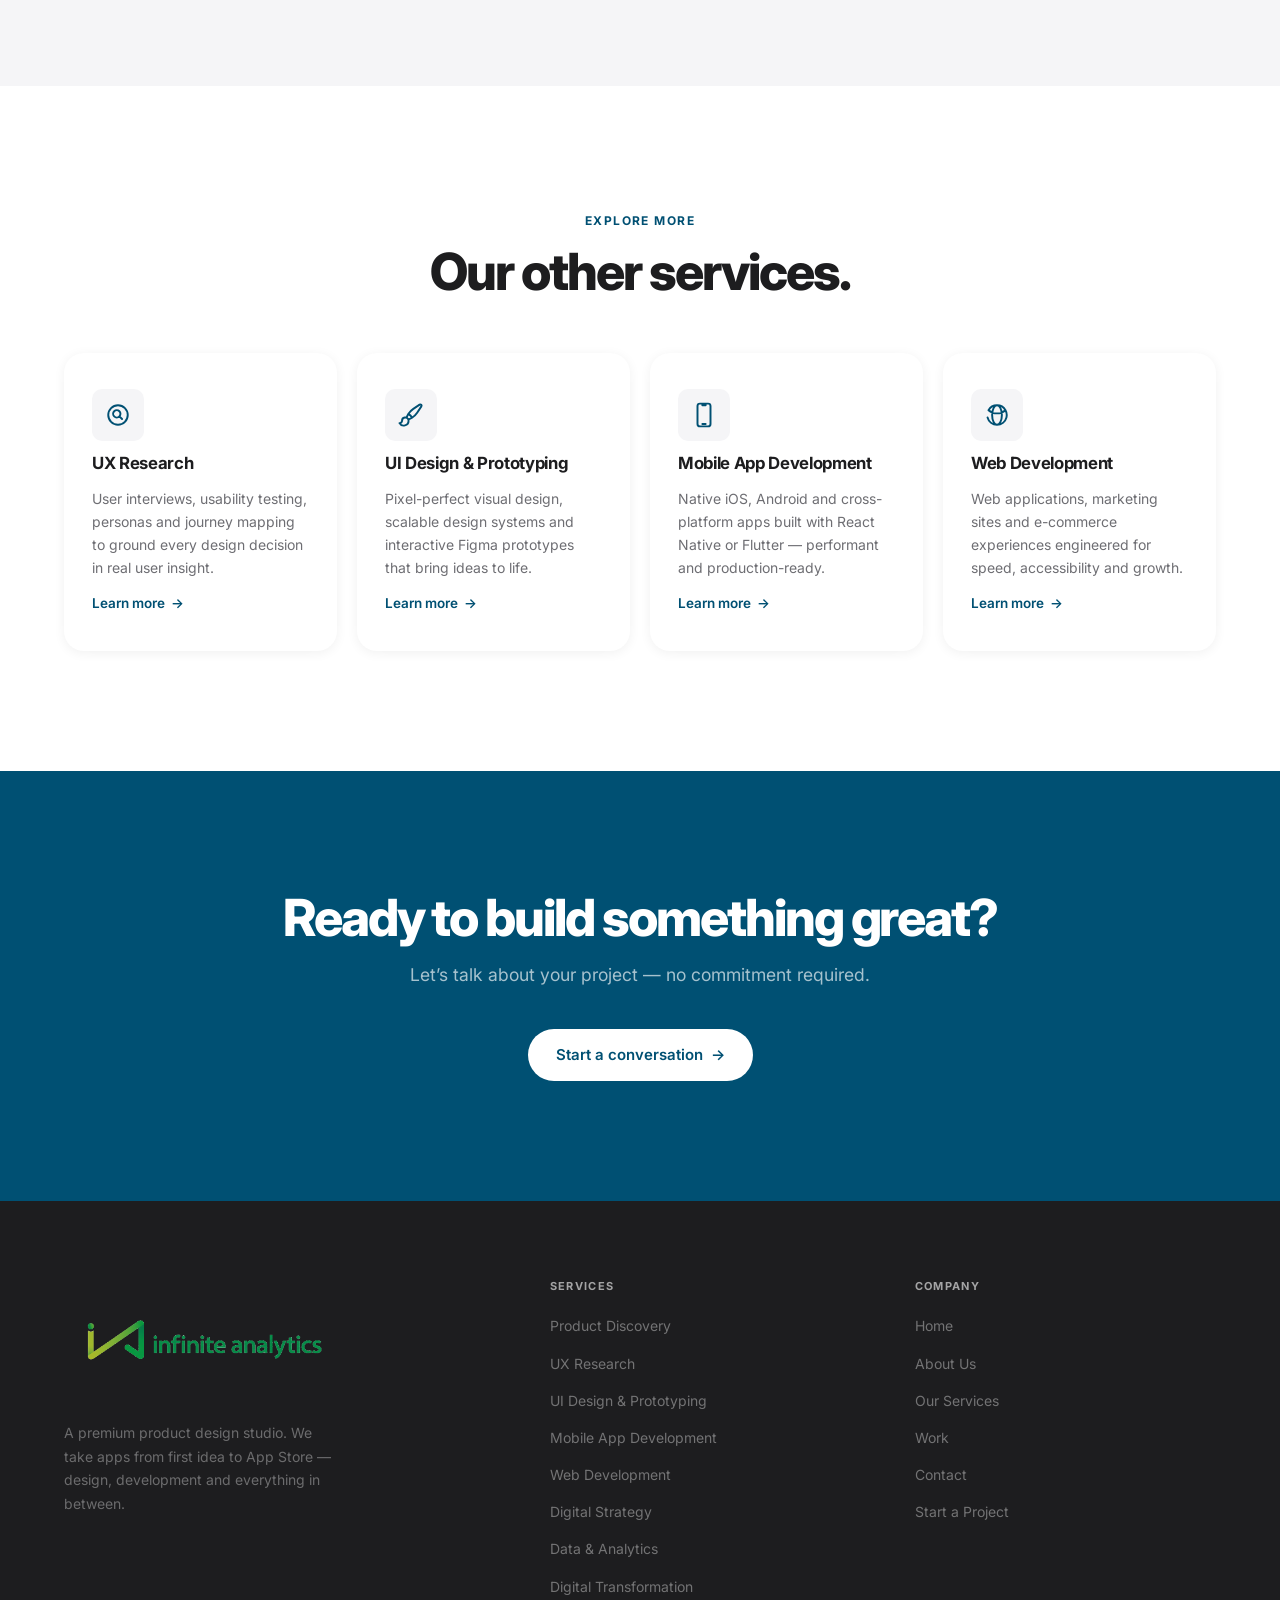
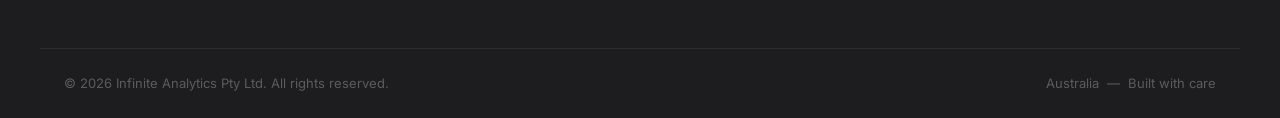
<file: service-product-discovery.html>
<!DOCTYPE html>
<html lang="en">
<head>
  <meta charset="utf-8">
  <meta name="viewport" content="width=device-width, initial-scale=1">
  <meta name="description" content="Our product discovery service helps you validate ideas, understand your market and prioritise features before a single line of code is written.">
  <title>Product Discovery — Infinite Analytics</title>
  <link rel="canonical" href="https://www.infiniteanalytics.com.au/service-product-discovery">
  <meta property="og:type" content="website">
  <meta property="og:site_name" content="Infinite Analytics">
  <meta property="og:title" content="Product Discovery — Infinite Analytics">
  <meta property="og:description" content="Our product discovery service helps you validate ideas, understand your market and prioritise features before a single line of code is written.">
  <meta property="og:url" content="https://www.infiniteanalytics.com.au/service-product-discovery">
  <meta property="og:image" content="https://www.infiniteanalytics.com.au/images/logo-transparent.png">
  <link rel="preconnect" href="https://fonts.googleapis.com">
  <link rel="preconnect" href="https://fonts.gstatic.com" crossorigin>
  <link href="https://fonts.googleapis.com/css2?family=Inter:ital,opsz,wght@0,14..32,300;0,14..32,400;0,14..32,500;0,14..32,600;0,14..32,700;0,14..32,800;0,14..32,900;1,14..32,400&display=swap" rel="stylesheet">
  <link rel="stylesheet" href="/css/style.css">
  <link rel="icon" href="/images/logo.png">
</head>
<body>
<nav id="navbar">
  <div class="nav-inner">
    <a href="/" class="nav-logo"><img src="/images/logo-transparent.png" alt="Infinite Analytics"></a>
    <ul class="nav-links">
      <li><a href="/">Home</a></li>
      <li><a href="/about">About</a></li>
      <li class="nav-dropdown">
        <a href="/services" class="active">Services <svg xmlns="http://www.w3.org/2000/svg" width="13" height="13" viewBox="0 0 20 20" fill="currentColor"><path fill-rule="evenodd" d="M5.23 7.21a.75.75 0 011.06.02L10 11.168l3.71-3.938a.75.75 0 111.08 1.04l-4.25 4.5a.75.75 0 01-1.08 0l-4.25-4.5a.75.75 0 01.02-1.06z" clip-rule="evenodd"/></svg></a>
        <div class="dropdown-menu">
          <a href="/service-product-discovery">Product Discovery</a>
          <a href="/service-ux-research">UX Research</a>
          <a href="/service-ui-design">UI Design &amp; Prototyping</a>
          <a href="/service-mobile-app-development">Mobile App Development</a>
          <a href="/service-web-development">Web Development</a>
          <a href="/service-digital-strategy">Digital Strategy</a>
          <a href="/services-data-analytics">Data &amp; Analytics</a>
          <a href="/strategy-digital-business-transformation">Digital Business Transformation</a>
        </div>
      </li>
      <li><a href="/work">Work</a></li>
      <li><a href="/contact">Contact</a></li>
      <li><a href="/contact" class="nav-cta">Get in touch</a></li>
    </ul>
    <button class="menu-toggle" id="menuToggle" aria-label="Open menu" aria-expanded="false"><span></span><span></span><span></span></button>
  </div>
  <div class="mobile-nav" id="mobileNav" aria-hidden="true">
    <a href="/">Home</a><a href="/about">About</a><a href="/services">Services</a>
    <a href="/service-product-discovery" style="padding-left:36px;font-size:13.5px;color:rgba(29,29,31,0.55);">Product Discovery</a>
    <a href="/service-ux-research" style="padding-left:36px;font-size:13.5px;color:rgba(29,29,31,0.55);">UX Research</a>
    <a href="/service-ui-design" style="padding-left:36px;font-size:13.5px;color:rgba(29,29,31,0.55);">UI Design &amp; Prototyping</a>
    <a href="/service-mobile-app-development" style="padding-left:36px;font-size:13.5px;color:rgba(29,29,31,0.55);">Mobile App Development</a>
    <a href="/service-web-development" style="padding-left:36px;font-size:13.5px;color:rgba(29,29,31,0.55);">Web Development</a>
    <a href="/service-digital-strategy" style="padding-left:36px;font-size:13.5px;color:rgba(29,29,31,0.55);">Digital Strategy</a>
    <a href="/services-data-analytics" style="padding-left:36px;font-size:13.5px;color:rgba(29,29,31,0.55);">Data &amp; Analytics</a>
    <a href="/strategy-digital-business-transformation" style="padding-left:36px;font-size:13.5px;color:rgba(29,29,31,0.55);">Digital Business Transformation</a>
    <a href="/work">Work</a>
    <a href="/contact">Contact</a><a href="/contact" class="mobile-cta">Get in touch &rarr;</a>
  </div>
</nav>
<script>
(function(){var toggle=document.getElementById('menuToggle'),nav=document.getElementById('mobileNav');toggle.addEventListener('click',function(){var open=nav.classList.toggle('open');toggle.setAttribute('aria-expanded',open?'true':'false');nav.setAttribute('aria-hidden',open?'false':'true');});window.addEventListener('scroll',function(){document.getElementById('navbar').classList.toggle('scrolled',window.scrollY>20);},{passive:true});})();
</script>

<div class="page-header">
  <nav class="breadcrumb"><a href="/">Home</a><span>/</span><a href="/services">Services</a><span>/</span><span class="current">Product Discovery</span></nav>
  <h1>Product Discovery</h1>
  <p>Validate your idea, understand your market and prioritise features before a single line of code is written.</p>
</div>

<section class="section section-alt">
  <div class="container">
    <div class="service-detail-grid">
      <div class="service-body fade-in">
        <span class="section-label">Our approach</span>
        <h3>What is product discovery?</h3>
        <p>Product discovery is the critical phase before you build anything. It&rsquo;s where we answer the most important questions: Is this the right problem to solve? Who exactly are we solving it for? What does the market look like? What should we build first?</p>
        <p>Skipping discovery is one of the most common — and most expensive — mistakes in software development. Teams spend months building the wrong thing, or the right thing for the wrong audience. Discovery eliminates that waste before it happens.</p>
        <h3>Our discovery process</h3>
        <p>We run structured workshops and research sprints designed to surface the insights that matter. These typically include:</p>
        <p><strong>Stakeholder workshops</strong> — We work with your leadership and product team to align on vision, business goals and success metrics. Everyone needs to be building toward the same target.</p>
        <p><strong>Market and competitive research</strong> — We map the competitive landscape, identify gaps and opportunities, and understand what&rsquo;s already been tried. This context shapes every decision that follows.</p>
        <p><strong>User research</strong> — We speak directly to potential users to understand their behaviours, pain points and unmet needs. This is where the most valuable product insights come from.</p>
        <p><strong>Feature prioritisation</strong> — Using frameworks like RICE or impact/effort mapping, we help you prioritise ruthlessly. A great MVP isn&rsquo;t a small version of everything — it&rsquo;s the one feature that matters most, done exceptionally well.</p>
        <p><strong>Discovery output</strong> — At the end of discovery, you&rsquo;ll have a clear product brief, a prioritised feature backlog and a shared understanding of what success looks like. This becomes the foundation for everything that follows.</p>
        <div style="margin-top: 36px;"><a href="/contact" class="btn-primary">Start a project &nbsp;&rarr;</a></div>
      </div>
      <div class="fade-in delay-2">
        <div class="sidebar-card">
          <h4>Key benefits</h4>
          <ul class="benefit-list">
            <li class="benefit-item"><div class="benefit-check"><svg xmlns="http://www.w3.org/2000/svg" fill="none" viewBox="0 0 24 24" stroke-width="2.5" stroke="white" width="12" height="12"><path stroke-linecap="round" stroke-linejoin="round" d="M4.5 12.75l6 6 9-13.5"/></svg></div><p>Validates your idea before you invest in building</p></li>
            <li class="benefit-item"><div class="benefit-check"><svg xmlns="http://www.w3.org/2000/svg" fill="none" viewBox="0 0 24 24" stroke-width="2.5" stroke="white" width="12" height="12"><path stroke-linecap="round" stroke-linejoin="round" d="M4.5 12.75l6 6 9-13.5"/></svg></div><p>Identifies the riskiest assumptions early</p></li>
            <li class="benefit-item"><div class="benefit-check"><svg xmlns="http://www.w3.org/2000/svg" fill="none" viewBox="0 0 24 24" stroke-width="2.5" stroke="white" width="12" height="12"><path stroke-linecap="round" stroke-linejoin="round" d="M4.5 12.75l6 6 9-13.5"/></svg></div><p>Aligns your team around a clear, shared vision</p></li>
            <li class="benefit-item"><div class="benefit-check"><svg xmlns="http://www.w3.org/2000/svg" fill="none" viewBox="0 0 24 24" stroke-width="2.5" stroke="white" width="12" height="12"><path stroke-linecap="round" stroke-linejoin="round" d="M4.5 12.75l6 6 9-13.5"/></svg></div><p>Produces a prioritised, evidence-based feature backlog</p></li>
            <li class="benefit-item"><div class="benefit-check"><svg xmlns="http://www.w3.org/2000/svg" fill="none" viewBox="0 0 24 24" stroke-width="2.5" stroke="white" width="12" height="12"><path stroke-linecap="round" stroke-linejoin="round" d="M4.5 12.75l6 6 9-13.5"/></svg></div><p>Dramatically reduces wasted development spend</p></li>
            <li class="benefit-item"><div class="benefit-check"><svg xmlns="http://www.w3.org/2000/svg" fill="none" viewBox="0 0 24 24" stroke-width="2.5" stroke="white" width="12" height="12"><path stroke-linecap="round" stroke-linejoin="round" d="M4.5 12.75l6 6 9-13.5"/></svg></div><p>Sets up UX research and design for success</p></li>
          </ul>
        </div>
        <div class="sidebar-cta">
          <h4>Ready to get started?</h4>
          <p>Tell us about your project and we&rsquo;ll get back to you within one business day.</p>
          <a href="/contact" class="btn-white" style="font-size: 14px; padding: 11px 22px;">Get in touch &nbsp;&rarr;</a>
        </div>
      </div>
    </div>
  </div>
</section>

<section class="section">
  <div class="container">
    <div class="text-center fade-in" style="margin-bottom: 56px;"><span class="section-label">Explore more</span><h2 class="section-title">Our other services.</h2></div>
    <div class="services-grid">
      <a href="/service-ux-research" class="service-card fade-in delay-1"><div class="service-icon"><svg xmlns="http://www.w3.org/2000/svg" fill="none" viewBox="0 0 24 24" stroke-width="1.8" stroke="currentColor" width="26" height="26"><path stroke-linecap="round" stroke-linejoin="round" d="M15.75 15.75l-2.489-2.489m0 0a3.375 3.375 0 10-4.773-4.773 3.375 3.375 0 004.774 4.774zM21 12a9 9 0 11-18 0 9 9 0 0118 0z"/></svg></div><h3>UX Research</h3><p>User interviews, usability testing, personas and journey mapping to ground every design decision in real user insight.</p><span class="card-link">Learn more &nbsp;&rarr;</span></a>
      <a href="/service-ui-design" class="service-card fade-in delay-2"><div class="service-icon"><svg xmlns="http://www.w3.org/2000/svg" fill="none" viewBox="0 0 24 24" stroke-width="1.8" stroke="currentColor" width="26" height="26"><path stroke-linecap="round" stroke-linejoin="round" d="M9.53 16.122a3 3 0 00-5.78 1.128 2.25 2.25 0 01-2.4 2.245 4.5 4.5 0 008.4-2.245c0-.399-.078-.78-.22-1.128zm0 0a15.998 15.998 0 003.388-1.62m-5.043-.025a15.994 15.994 0 011.622-3.395m3.42 3.42a15.995 15.995 0 004.764-4.648l3.876-5.814a1.151 1.151 0 00-1.597-1.597L14.146 6.32a15.996 15.996 0 00-4.649 4.763m3.42 3.42a6.776 6.776 0 00-3.42-3.42"/></svg></div><h3>UI Design &amp; Prototyping</h3><p>Pixel-perfect visual design, scalable design systems and interactive Figma prototypes that bring ideas to life.</p><span class="card-link">Learn more &nbsp;&rarr;</span></a>
      <a href="/service-mobile-app-development" class="service-card fade-in delay-3"><div class="service-icon"><svg xmlns="http://www.w3.org/2000/svg" fill="none" viewBox="0 0 24 24" stroke-width="1.8" stroke="currentColor" width="26" height="26"><path stroke-linecap="round" stroke-linejoin="round" d="M10.5 1.5H8.25A2.25 2.25 0 006 3.75v16.5a2.25 2.25 0 002.25 2.25h7.5A2.25 2.25 0 0018 20.25V3.75a2.25 2.25 0 00-2.25-2.25H13.5m-3 0V3h3V1.5m-3 0h3m-3 18.75h3"/></svg></div><h3>Mobile App Development</h3><p>Native iOS, Android and cross-platform apps built with React Native or Flutter — performant and production-ready.</p><span class="card-link">Learn more &nbsp;&rarr;</span></a>
      <a href="/service-web-development" class="service-card fade-in delay-4"><div class="service-icon"><svg xmlns="http://www.w3.org/2000/svg" fill="none" viewBox="0 0 24 24" stroke-width="1.8" stroke="currentColor" width="26" height="26"><path stroke-linecap="round" stroke-linejoin="round" d="M12 21a9.004 9.004 0 008.716-6.747M12 21a9.004 9.004 0 01-8.716-6.747M12 21c2.485 0 4.5-4.03 4.5-9S14.485 3 12 3m0 18c-2.485 0-4.5-4.03-4.5-9S9.515 3 12 3m0 0a8.997 8.997 0 017.843 4.582M12 3a8.997 8.997 0 00-7.843 4.582m15.686 0A11.953 11.953 0 0112 10.5c-2.998 0-5.74-1.1-7.843-2.918m15.686 0A8.959 8.959 0 0121 12c0 .778-.099 1.533-.284 2.253"/></svg></div><h3>Web Development</h3><p>Web applications, marketing sites and e-commerce experiences engineered for speed, accessibility and growth.</p><span class="card-link">Learn more &nbsp;&rarr;</span></a>
    </div>
  </div>
</section>

<section class="cta-section">
  <div class="container">
    <h2 class="fade-in">Ready to build something great?</h2>
    <p class="fade-in delay-1">Let&rsquo;s talk about your project &mdash; no commitment required.</p>
    <a href="/contact" class="btn-white fade-in delay-2">Start a conversation &nbsp;&rarr;</a>
  </div>
</section>

<footer>
  <div class="footer-inner">
    <div class="footer-brand"><img src="/images/logo-transparent.png" alt="Infinite Analytics"><p>A premium product design studio. We take apps from first idea to App Store — design, development and everything in between.</p></div>
    <div class="footer-col"><h5>Services</h5><ul><li><a href="/service-product-discovery">Product Discovery</a></li><li><a href="/service-ux-research">UX Research</a></li><li><a href="/service-ui-design">UI Design &amp; Prototyping</a></li><li><a href="/service-mobile-app-development">Mobile App Development</a></li><li><a href="/service-web-development">Web Development</a></li><li><a href="/service-digital-strategy">Digital Strategy</a></li><li><a href="/services-data-analytics">Data &amp; Analytics</a></li><li><a href="/strategy-digital-business-transformation">Digital Transformation</a></li></ul></div>
    <div class="footer-col"><h5>Company</h5><ul><li><a href="/">Home</a></li><li><a href="/about">About Us</a></li><li><a href="/services">Our Services</a></li><li><a href="/work">Work</a></li>
      <li><a href="/contact">Contact</a></li><li><a href="/contact">Start a Project</a></li></ul></div>
  </div>
  <div class="footer-bottom"><p>&copy; 2026 Infinite Analytics Pty Ltd. All rights reserved.</p><p>Australia &nbsp;&mdash;&nbsp; Built with care</p></div>
</footer>
<script>
(function(){var elements=document.querySelectorAll('.fade-in');if(!elements.length)return;var observer=new IntersectionObserver(function(entries){entries.forEach(function(entry){if(entry.isIntersecting){entry.target.classList.add('visible');observer.unobserve(entry.target);}});},{threshold:0.12,rootMargin:'0px 0px -40px 0px'});elements.forEach(function(el){observer.observe(el);});})();
</script>
</body>
</html>
</file>
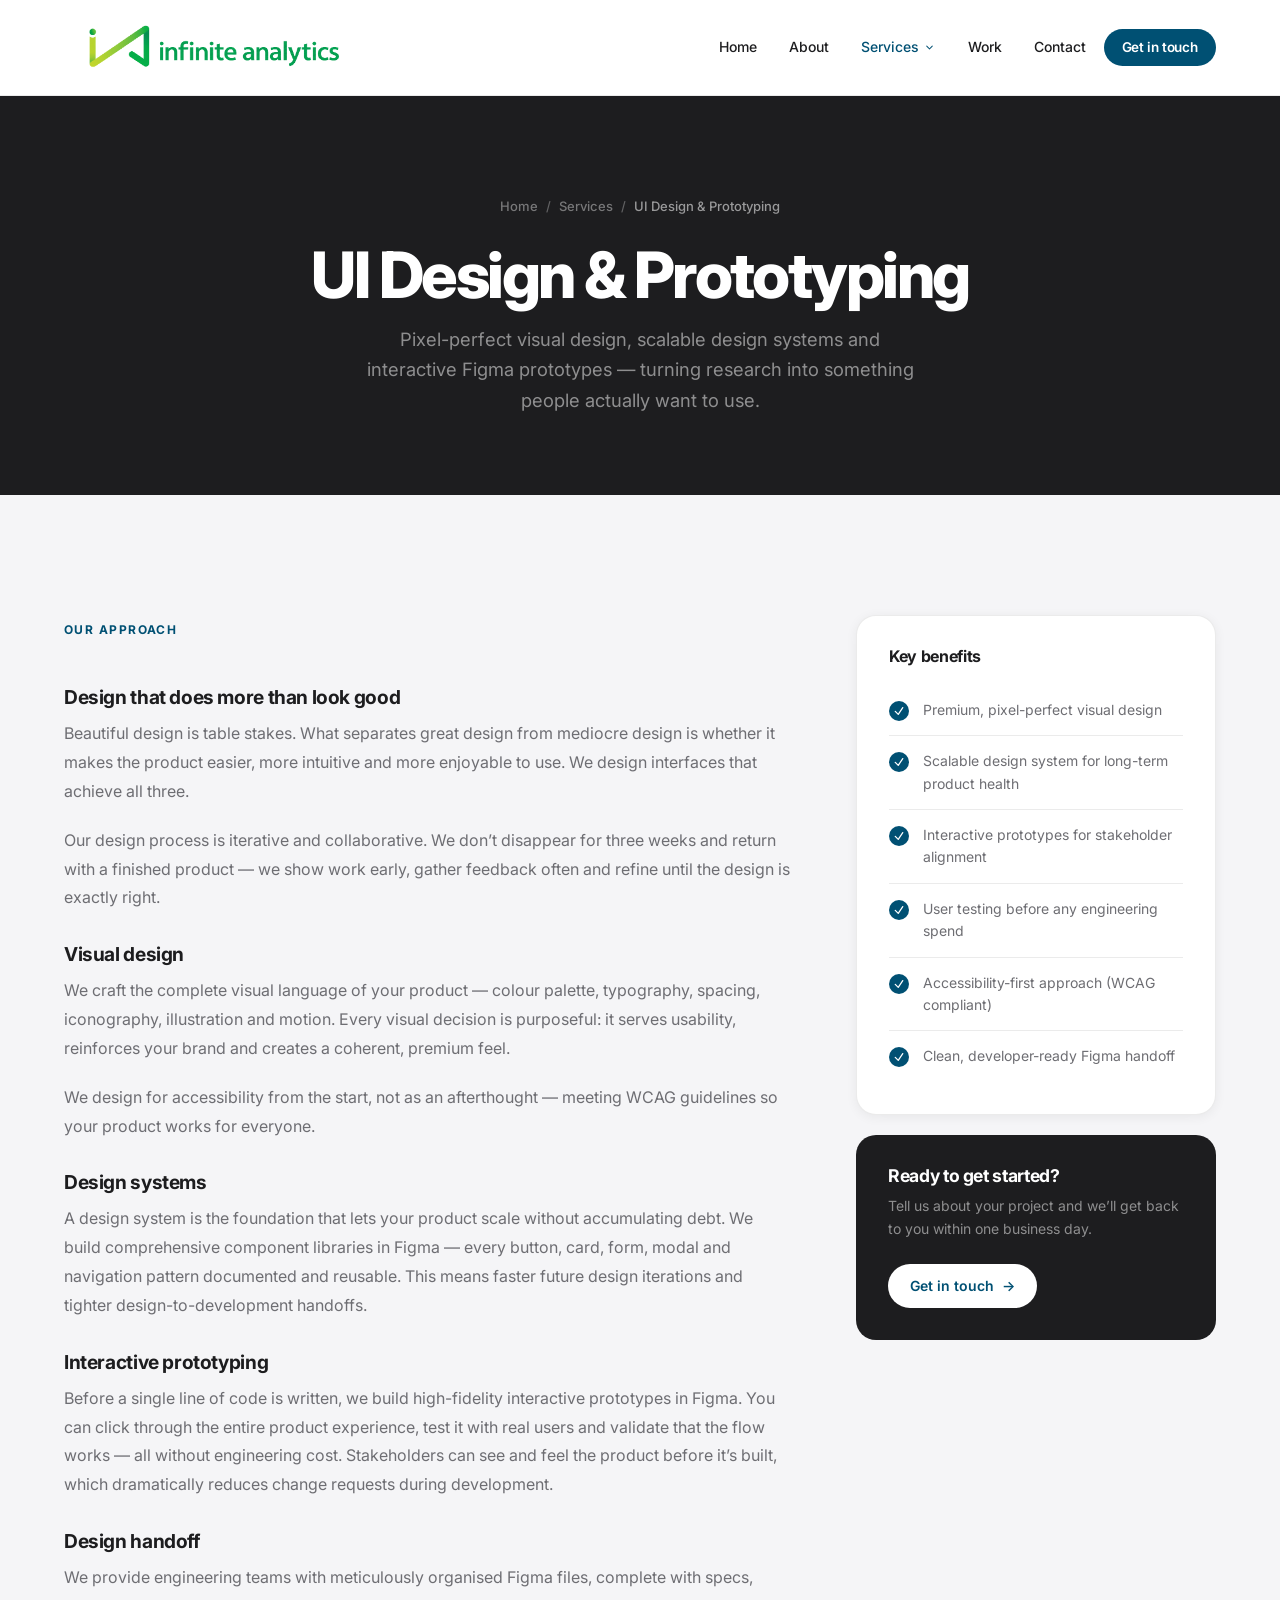
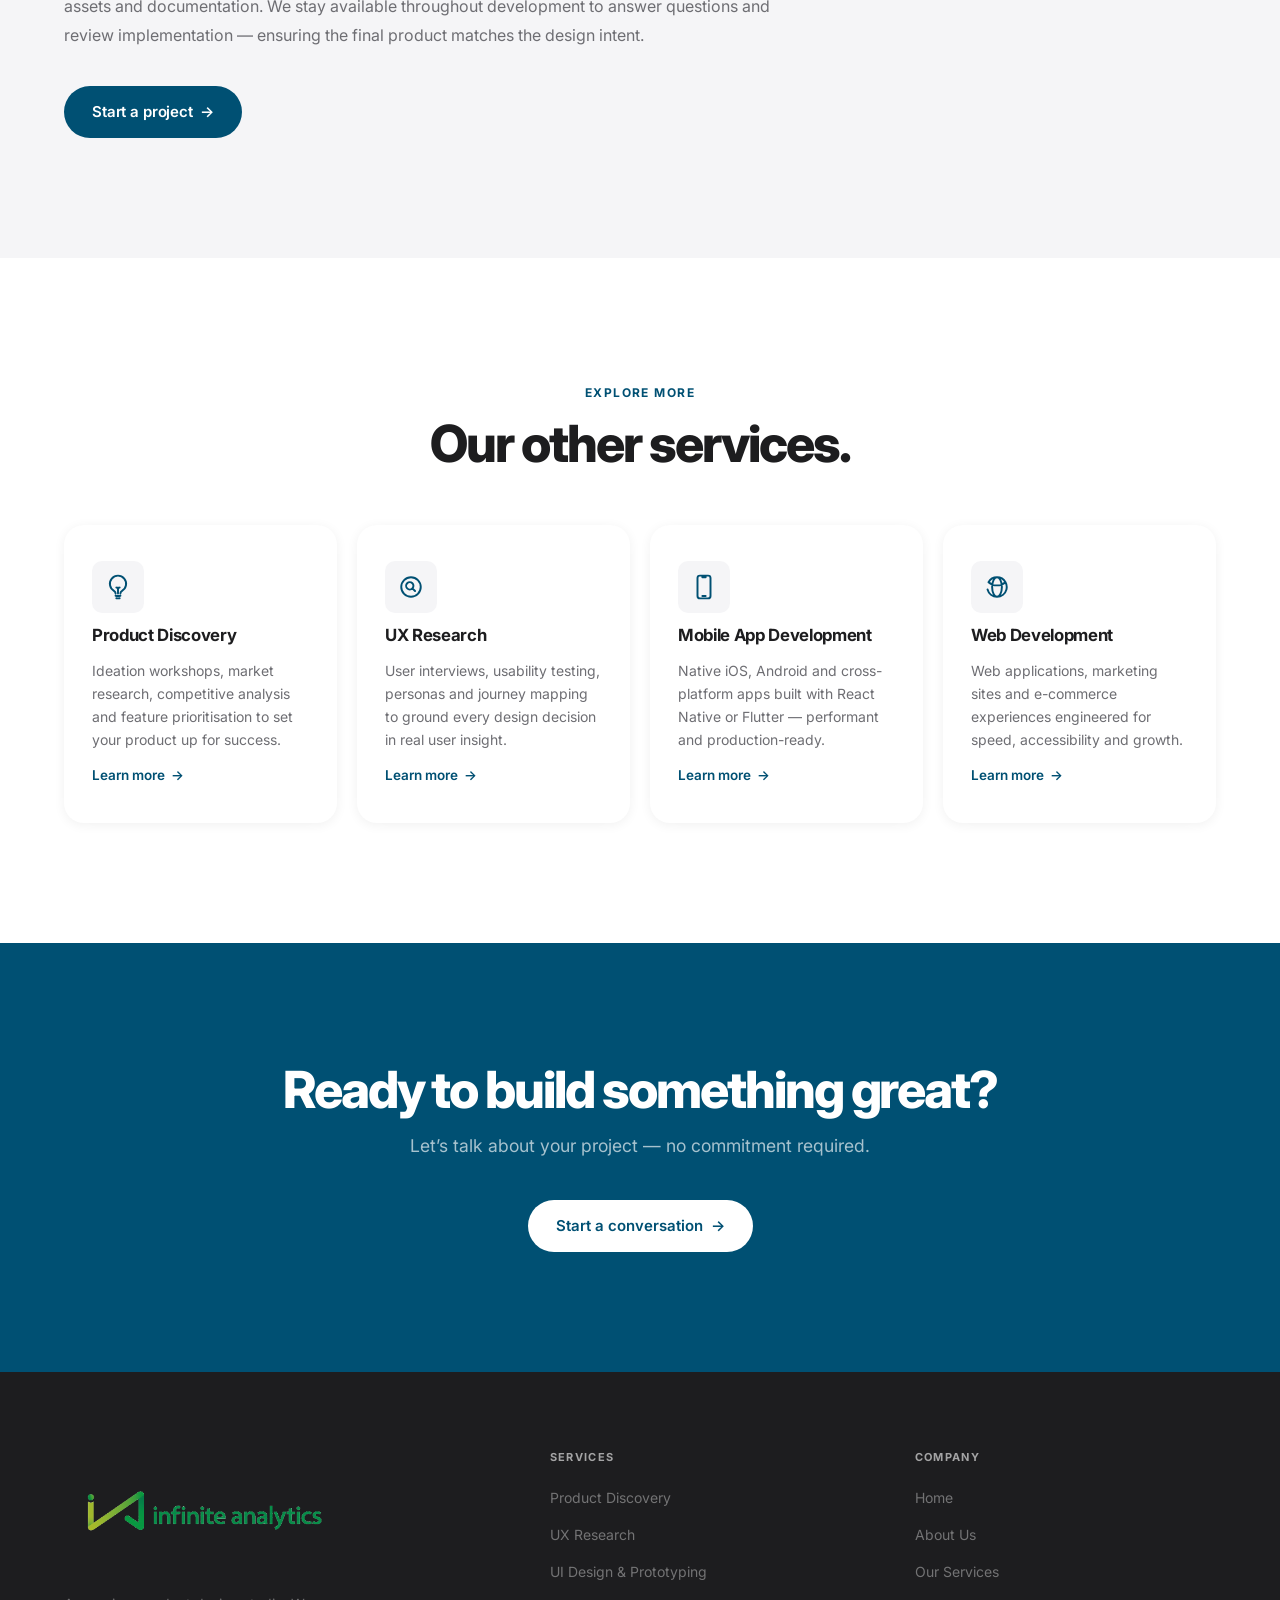
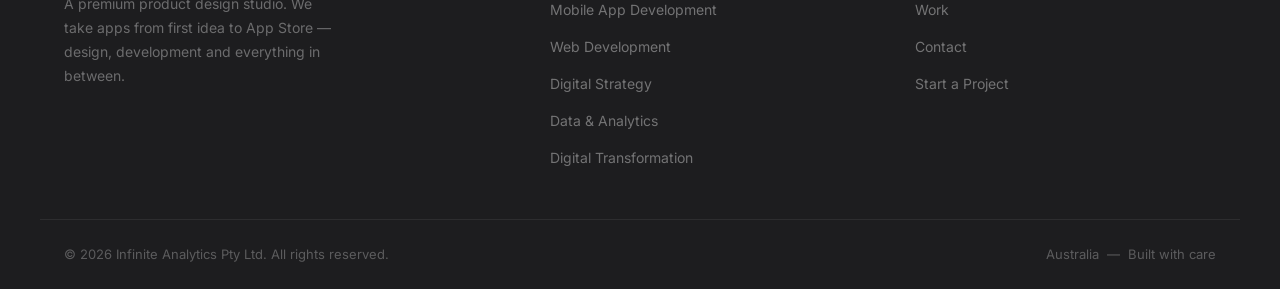
<file: service-ui-design.html>
<!DOCTYPE html>
<html lang="en">
<head>
  <meta charset="utf-8">
  <meta name="viewport" content="width=device-width, initial-scale=1">
  <meta name="description" content="Premium UI design and interactive prototyping. We create pixel-perfect visual designs, scalable design systems and Figma prototypes that bring your app to life.">
  <title>UI Design &amp; Prototyping — Infinite Analytics</title>
  <link rel="canonical" href="https://www.infiniteanalytics.com.au/service-ui-design">
  <meta property="og:type" content="website">
  <meta property="og:site_name" content="Infinite Analytics">
  <meta property="og:title" content="UI Design & Prototyping — Infinite Analytics">
  <meta property="og:description" content="Premium UI design and interactive prototyping. We create pixel-perfect visual designs, scalable design systems and Figma prototypes that bring your app to life.">
  <meta property="og:url" content="https://www.infiniteanalytics.com.au/service-ui-design">
  <meta property="og:image" content="https://www.infiniteanalytics.com.au/images/logo-transparent.png">
  <link rel="preconnect" href="https://fonts.googleapis.com">
  <link rel="preconnect" href="https://fonts.gstatic.com" crossorigin>
  <link href="https://fonts.googleapis.com/css2?family=Inter:ital,opsz,wght@0,14..32,300;0,14..32,400;0,14..32,500;0,14..32,600;0,14..32,700;0,14..32,800;0,14..32,900;1,14..32,400&display=swap" rel="stylesheet">
  <link rel="stylesheet" href="/css/style.css">
  <link rel="icon" href="/images/logo.png">
</head>
<body>

<nav id="navbar">
  <div class="nav-inner">
    <a href="/" class="nav-logo"><img src="/images/logo-transparent.png" alt="Infinite Analytics"></a>
    <ul class="nav-links">
      <li><a href="/">Home</a></li>
      <li><a href="/about">About</a></li>
      <li class="nav-dropdown">
        <a href="/services" class="active">Services <svg xmlns="http://www.w3.org/2000/svg" width="13" height="13" viewBox="0 0 20 20" fill="currentColor"><path fill-rule="evenodd" d="M5.23 7.21a.75.75 0 011.06.02L10 11.168l3.71-3.938a.75.75 0 111.08 1.04l-4.25 4.5a.75.75 0 01-1.08 0l-4.25-4.5a.75.75 0 01.02-1.06z" clip-rule="evenodd"/></svg></a>
        <div class="dropdown-menu">
          <a href="/service-product-discovery">Product Discovery</a>
          <a href="/service-ux-research">UX Research</a>
          <a href="/service-ui-design">UI Design &amp; Prototyping</a>
          <a href="/service-mobile-app-development">Mobile App Development</a>
          <a href="/service-web-development">Web Development</a>
          <a href="/service-digital-strategy">Digital Strategy</a>
          <a href="/services-data-analytics">Data &amp; Analytics</a>
          <a href="/strategy-digital-business-transformation">Digital Business Transformation</a>
        </div>
      </li>
      <li><a href="/work">Work</a></li>
      <li><a href="/contact">Contact</a></li>
      <li><a href="/contact" class="nav-cta">Get in touch</a></li>
    </ul>
    <button class="menu-toggle" id="menuToggle" aria-label="Open menu" aria-expanded="false"><span></span><span></span><span></span></button>
  </div>
  <div class="mobile-nav" id="mobileNav" aria-hidden="true">
    <a href="/">Home</a><a href="/about">About</a><a href="/services">Services</a>
    <a href="/service-product-discovery" style="padding-left:36px;font-size:13.5px;color:rgba(29,29,31,0.55);">Product Discovery</a>
    <a href="/service-ux-research" style="padding-left:36px;font-size:13.5px;color:rgba(29,29,31,0.55);">UX Research</a>
    <a href="/service-ui-design" style="padding-left:36px;font-size:13.5px;color:rgba(29,29,31,0.55);">UI Design &amp; Prototyping</a>
    <a href="/service-mobile-app-development" style="padding-left:36px;font-size:13.5px;color:rgba(29,29,31,0.55);">Mobile App Development</a>
    <a href="/service-web-development" style="padding-left:36px;font-size:13.5px;color:rgba(29,29,31,0.55);">Web Development</a>
    <a href="/service-digital-strategy" style="padding-left:36px;font-size:13.5px;color:rgba(29,29,31,0.55);">Digital Strategy</a>
    <a href="/services-data-analytics" style="padding-left:36px;font-size:13.5px;color:rgba(29,29,31,0.55);">Data &amp; Analytics</a>
    <a href="/strategy-digital-business-transformation" style="padding-left:36px;font-size:13.5px;color:rgba(29,29,31,0.55);">Digital Business Transformation</a>
    <a href="/work">Work</a>
    <a href="/contact">Contact</a><a href="/contact" class="mobile-cta">Get in touch &rarr;</a>
  </div>
</nav>
<script>
(function(){var toggle=document.getElementById('menuToggle'),nav=document.getElementById('mobileNav');toggle.addEventListener('click',function(){var open=nav.classList.toggle('open');toggle.setAttribute('aria-expanded',open?'true':'false');nav.setAttribute('aria-hidden',open?'false':'true');});window.addEventListener('scroll',function(){document.getElementById('navbar').classList.toggle('scrolled',window.scrollY>20);},{passive:true});})();
</script>

<div class="page-header">
  <nav class="breadcrumb"><a href="/">Home</a><span>/</span><a href="/services">Services</a><span>/</span><span class="current">UI Design &amp; Prototyping</span></nav>
  <h1>UI Design &amp; Prototyping</h1>
  <p>Pixel-perfect visual design, scalable design systems and interactive Figma prototypes — turning research into something people actually want to use.</p>
</div>

<section class="section section-alt">
  <div class="container">
    <div class="service-detail-grid">
      <div class="service-body fade-in">
        <span class="section-label">Our approach</span>
        <h3>Design that does more than look good</h3>
        <p>Beautiful design is table stakes. What separates great design from mediocre design is whether it makes the product easier, more intuitive and more enjoyable to use. We design interfaces that achieve all three.</p>
        <p>Our design process is iterative and collaborative. We don&rsquo;t disappear for three weeks and return with a finished product — we show work early, gather feedback often and refine until the design is exactly right.</p>
        <h3>Visual design</h3>
        <p>We craft the complete visual language of your product — colour palette, typography, spacing, iconography, illustration and motion. Every visual decision is purposeful: it serves usability, reinforces your brand and creates a coherent, premium feel.</p>
        <p>We design for accessibility from the start, not as an afterthought — meeting WCAG guidelines so your product works for everyone.</p>
        <h3>Design systems</h3>
        <p>A design system is the foundation that lets your product scale without accumulating debt. We build comprehensive component libraries in Figma — every button, card, form, modal and navigation pattern documented and reusable. This means faster future design iterations and tighter design-to-development handoffs.</p>
        <h3>Interactive prototyping</h3>
        <p>Before a single line of code is written, we build high-fidelity interactive prototypes in Figma. You can click through the entire product experience, test it with real users and validate that the flow works — all without engineering cost. Stakeholders can see and feel the product before it&rsquo;s built, which dramatically reduces change requests during development.</p>
        <h3>Design handoff</h3>
        <p>We provide engineering teams with meticulously organised Figma files, complete with specs, assets and documentation. We stay available throughout development to answer questions and review implementation — ensuring the final product matches the design intent.</p>
        <div style="margin-top: 36px;"><a href="/contact" class="btn-primary">Start a project &nbsp;&rarr;</a></div>
      </div>
      <div class="fade-in delay-2">
        <div class="sidebar-card">
          <h4>Key benefits</h4>
          <ul class="benefit-list">
            <li class="benefit-item"><div class="benefit-check"><svg xmlns="http://www.w3.org/2000/svg" fill="none" viewBox="0 0 24 24" stroke-width="2.5" stroke="white" width="12" height="12"><path stroke-linecap="round" stroke-linejoin="round" d="M4.5 12.75l6 6 9-13.5"/></svg></div><p>Premium, pixel-perfect visual design</p></li>
            <li class="benefit-item"><div class="benefit-check"><svg xmlns="http://www.w3.org/2000/svg" fill="none" viewBox="0 0 24 24" stroke-width="2.5" stroke="white" width="12" height="12"><path stroke-linecap="round" stroke-linejoin="round" d="M4.5 12.75l6 6 9-13.5"/></svg></div><p>Scalable design system for long-term product health</p></li>
            <li class="benefit-item"><div class="benefit-check"><svg xmlns="http://www.w3.org/2000/svg" fill="none" viewBox="0 0 24 24" stroke-width="2.5" stroke="white" width="12" height="12"><path stroke-linecap="round" stroke-linejoin="round" d="M4.5 12.75l6 6 9-13.5"/></svg></div><p>Interactive prototypes for stakeholder alignment</p></li>
            <li class="benefit-item"><div class="benefit-check"><svg xmlns="http://www.w3.org/2000/svg" fill="none" viewBox="0 0 24 24" stroke-width="2.5" stroke="white" width="12" height="12"><path stroke-linecap="round" stroke-linejoin="round" d="M4.5 12.75l6 6 9-13.5"/></svg></div><p>User testing before any engineering spend</p></li>
            <li class="benefit-item"><div class="benefit-check"><svg xmlns="http://www.w3.org/2000/svg" fill="none" viewBox="0 0 24 24" stroke-width="2.5" stroke="white" width="12" height="12"><path stroke-linecap="round" stroke-linejoin="round" d="M4.5 12.75l6 6 9-13.5"/></svg></div><p>Accessibility-first approach (WCAG compliant)</p></li>
            <li class="benefit-item"><div class="benefit-check"><svg xmlns="http://www.w3.org/2000/svg" fill="none" viewBox="0 0 24 24" stroke-width="2.5" stroke="white" width="12" height="12"><path stroke-linecap="round" stroke-linejoin="round" d="M4.5 12.75l6 6 9-13.5"/></svg></div><p>Clean, developer-ready Figma handoff</p></li>
          </ul>
        </div>
        <div class="sidebar-cta">
          <h4>Ready to get started?</h4>
          <p>Tell us about your project and we&rsquo;ll get back to you within one business day.</p>
          <a href="/contact" class="btn-white" style="font-size: 14px; padding: 11px 22px;">Get in touch &nbsp;&rarr;</a>
        </div>
      </div>
    </div>
  </div>
</section>

<section class="section">
  <div class="container">
    <div class="text-center fade-in" style="margin-bottom: 56px;"><span class="section-label">Explore more</span><h2 class="section-title">Our other services.</h2></div>
    <div class="services-grid">
      <a href="/service-product-discovery" class="service-card fade-in delay-1"><div class="service-icon"><svg xmlns="http://www.w3.org/2000/svg" fill="none" viewBox="0 0 24 24" stroke-width="1.8" stroke="currentColor" width="26" height="26"><path stroke-linecap="round" stroke-linejoin="round" d="M12 18v-5.25m0 0a6.01 6.01 0 001.5-.189m-1.5.189a6.01 6.01 0 01-1.5-.189m3.75 7.478a12.06 12.06 0 01-4.5 0m3.75 2.383a14.406 14.406 0 01-3 0M14.25 18v-.192c0-.983.658-1.823 1.508-2.316a7.5 7.5 0 10-7.517 0c.85.493 1.509 1.333 1.509 2.316V18"/></svg></div><h3>Product Discovery</h3><p>Ideation workshops, market research, competitive analysis and feature prioritisation to set your product up for success.</p><span class="card-link">Learn more &nbsp;&rarr;</span></a>
      <a href="/service-ux-research" class="service-card fade-in delay-2"><div class="service-icon"><svg xmlns="http://www.w3.org/2000/svg" fill="none" viewBox="0 0 24 24" stroke-width="1.8" stroke="currentColor" width="26" height="26"><path stroke-linecap="round" stroke-linejoin="round" d="M15.75 15.75l-2.489-2.489m0 0a3.375 3.375 0 10-4.773-4.773 3.375 3.375 0 004.774 4.774zM21 12a9 9 0 11-18 0 9 9 0 0118 0z"/></svg></div><h3>UX Research</h3><p>User interviews, usability testing, personas and journey mapping to ground every design decision in real user insight.</p><span class="card-link">Learn more &nbsp;&rarr;</span></a>
      <a href="/service-mobile-app-development" class="service-card fade-in delay-3"><div class="service-icon"><svg xmlns="http://www.w3.org/2000/svg" fill="none" viewBox="0 0 24 24" stroke-width="1.8" stroke="currentColor" width="26" height="26"><path stroke-linecap="round" stroke-linejoin="round" d="M10.5 1.5H8.25A2.25 2.25 0 006 3.75v16.5a2.25 2.25 0 002.25 2.25h7.5A2.25 2.25 0 0018 20.25V3.75a2.25 2.25 0 00-2.25-2.25H13.5m-3 0V3h3V1.5m-3 0h3m-3 18.75h3"/></svg></div><h3>Mobile App Development</h3><p>Native iOS, Android and cross-platform apps built with React Native or Flutter — performant and production-ready.</p><span class="card-link">Learn more &nbsp;&rarr;</span></a>
      <a href="/service-web-development" class="service-card fade-in delay-4"><div class="service-icon"><svg xmlns="http://www.w3.org/2000/svg" fill="none" viewBox="0 0 24 24" stroke-width="1.8" stroke="currentColor" width="26" height="26"><path stroke-linecap="round" stroke-linejoin="round" d="M12 21a9.004 9.004 0 008.716-6.747M12 21a9.004 9.004 0 01-8.716-6.747M12 21c2.485 0 4.5-4.03 4.5-9S14.485 3 12 3m0 18c-2.485 0-4.5-4.03-4.5-9S9.515 3 12 3m0 0a8.997 8.997 0 017.843 4.582M12 3a8.997 8.997 0 00-7.843 4.582m15.686 0A11.953 11.953 0 0112 10.5c-2.998 0-5.74-1.1-7.843-2.918m15.686 0A8.959 8.959 0 0121 12c0 .778-.099 1.533-.284 2.253"/></svg></div><h3>Web Development</h3><p>Web applications, marketing sites and e-commerce experiences engineered for speed, accessibility and growth.</p><span class="card-link">Learn more &nbsp;&rarr;</span></a>
    </div>
  </div>
</section>

<section class="cta-section">
  <div class="container">
    <h2 class="fade-in">Ready to build something great?</h2>
    <p class="fade-in delay-1">Let&rsquo;s talk about your project &mdash; no commitment required.</p>
    <a href="/contact" class="btn-white fade-in delay-2">Start a conversation &nbsp;&rarr;</a>
  </div>
</section>

<footer>
  <div class="footer-inner">
    <div class="footer-brand"><img src="/images/logo-transparent.png" alt="Infinite Analytics"><p>A premium product design studio. We take apps from first idea to App Store — design, development and everything in between.</p></div>
    <div class="footer-col"><h5>Services</h5><ul><li><a href="/service-product-discovery">Product Discovery</a></li><li><a href="/service-ux-research">UX Research</a></li><li><a href="/service-ui-design">UI Design &amp; Prototyping</a></li><li><a href="/service-mobile-app-development">Mobile App Development</a></li><li><a href="/service-web-development">Web Development</a></li><li><a href="/service-digital-strategy">Digital Strategy</a></li><li><a href="/services-data-analytics">Data &amp; Analytics</a></li><li><a href="/strategy-digital-business-transformation">Digital Transformation</a></li></ul></div>
    <div class="footer-col"><h5>Company</h5><ul><li><a href="/">Home</a></li><li><a href="/about">About Us</a></li><li><a href="/services">Our Services</a></li><li><a href="/work">Work</a></li>
      <li><a href="/contact">Contact</a></li><li><a href="/contact">Start a Project</a></li></ul></div>
  </div>
  <div class="footer-bottom"><p>&copy; 2026 Infinite Analytics Pty Ltd. All rights reserved.</p><p>Australia &nbsp;&mdash;&nbsp; Built with care</p></div>
</footer>
<script>
(function(){var elements=document.querySelectorAll('.fade-in');if(!elements.length)return;var observer=new IntersectionObserver(function(entries){entries.forEach(function(entry){if(entry.isIntersecting){entry.target.classList.add('visible');observer.unobserve(entry.target);}});},{threshold:0.12,rootMargin:'0px 0px -40px 0px'});elements.forEach(function(el){observer.observe(el);});})();
</script>
</body>
</html>
</file>
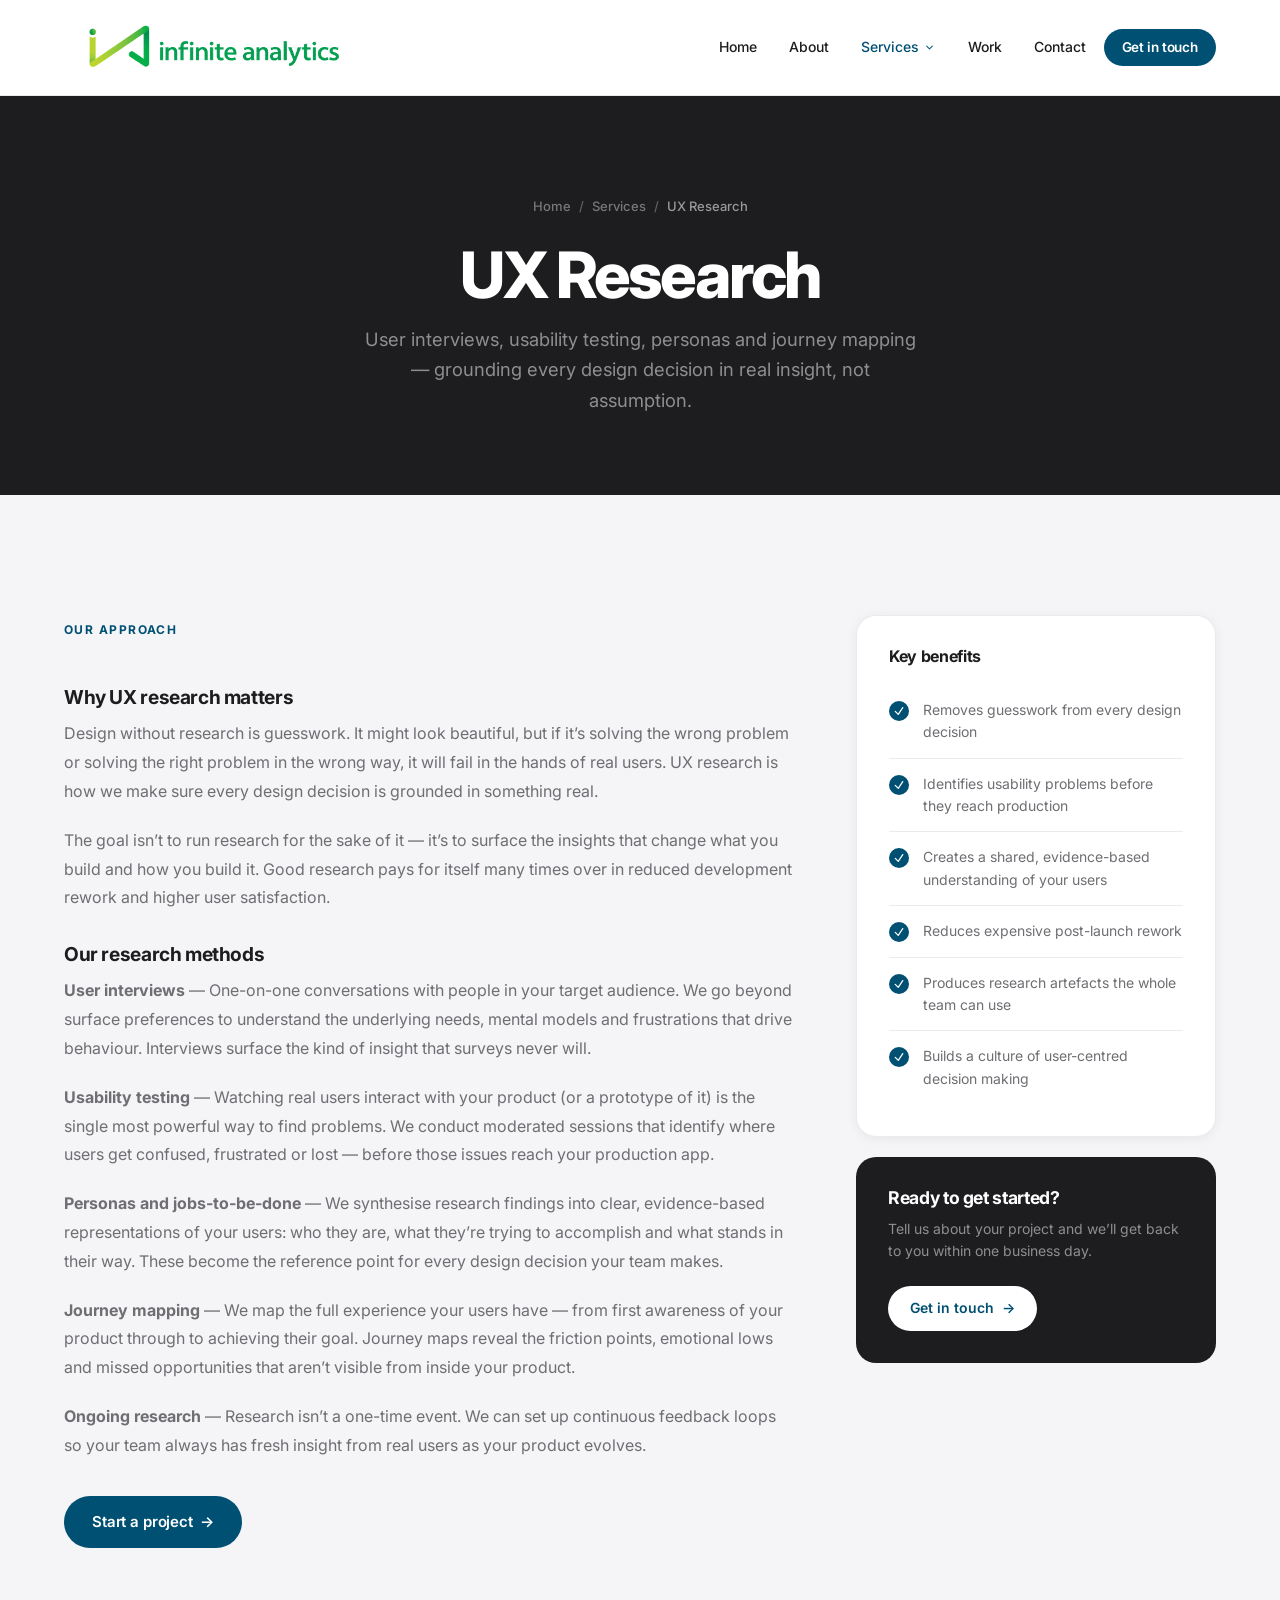
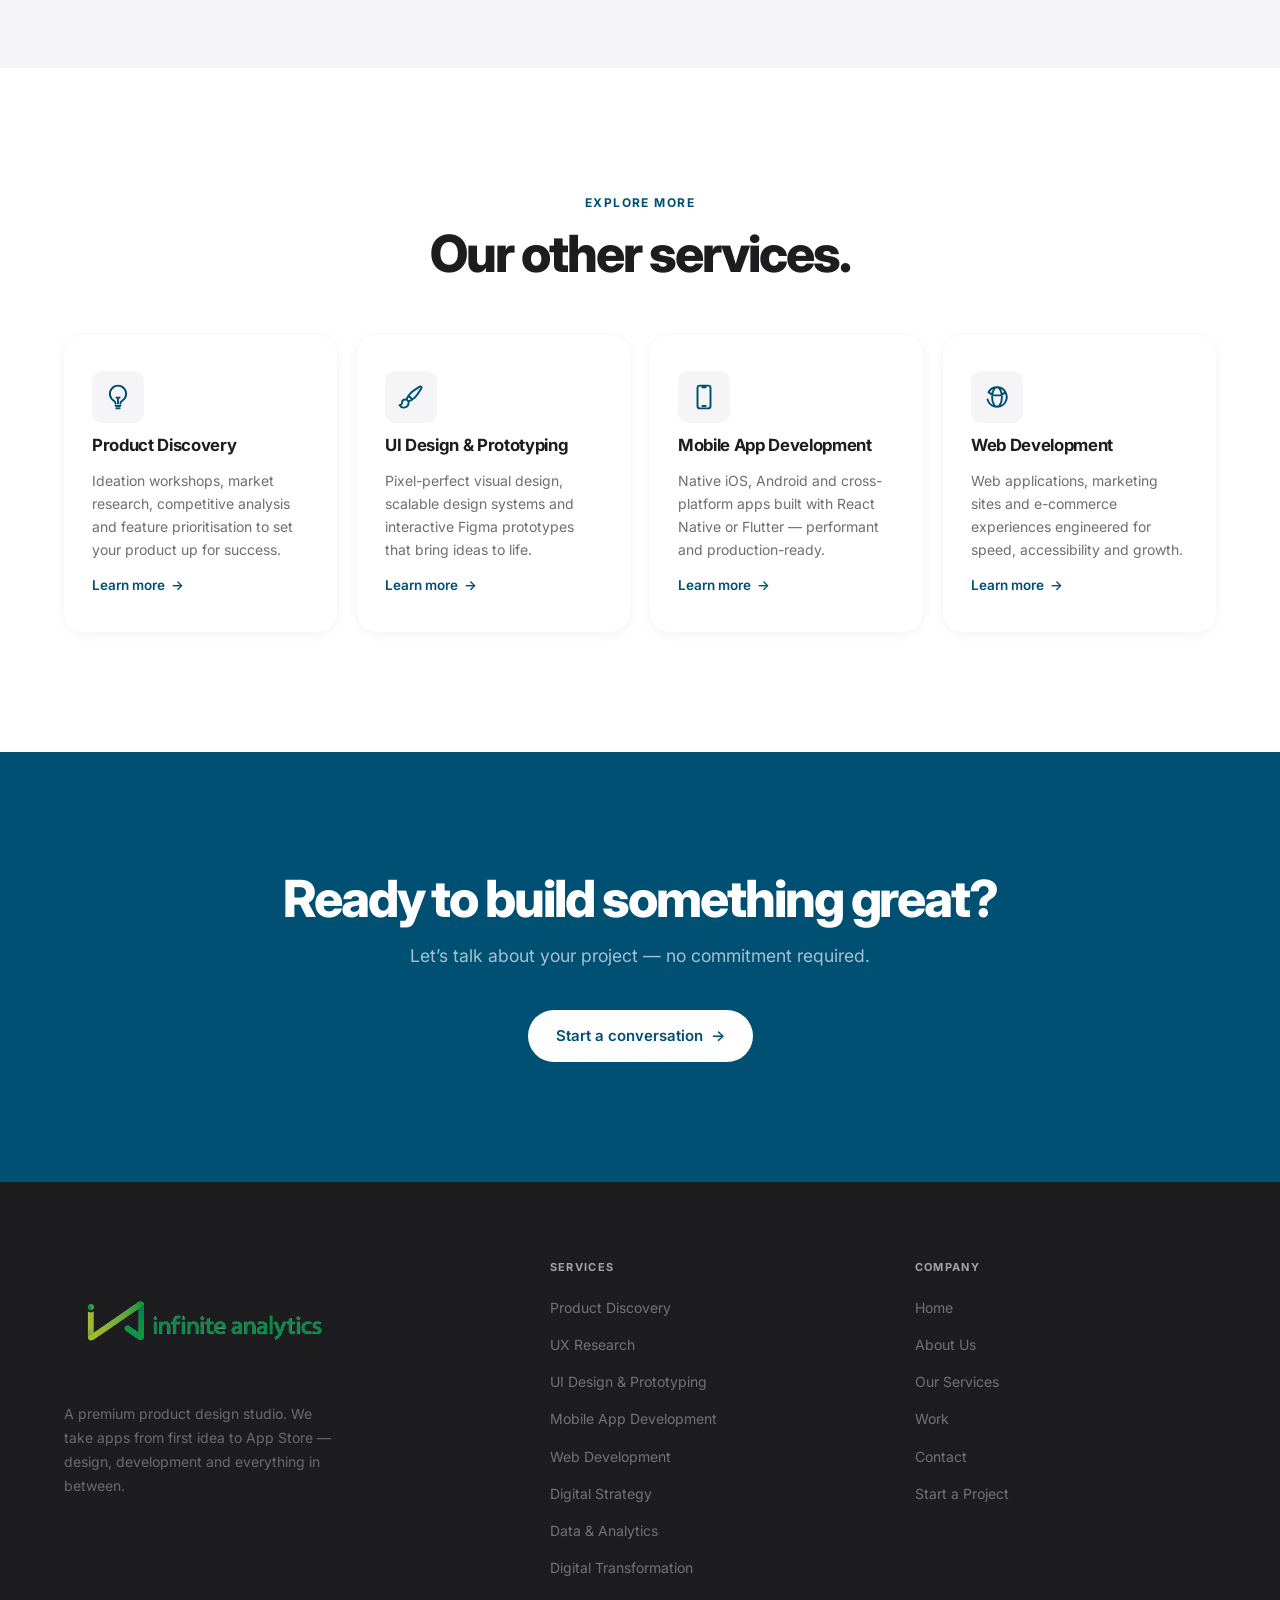
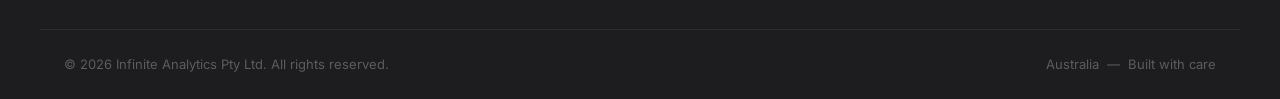
<file: service-ux-research.html>
<!DOCTYPE html>
<html lang="en">
<head>
  <meta charset="utf-8">
  <meta name="viewport" content="width=device-width, initial-scale=1">
  <meta name="description" content="Our UX research service grounds every design decision in real user insight — interviews, usability testing, personas and journey mapping.">
  <title>UX Research — Infinite Analytics</title>
  <link rel="canonical" href="https://www.infiniteanalytics.com.au/service-ux-research">
  <meta property="og:type" content="website">
  <meta property="og:site_name" content="Infinite Analytics">
  <meta property="og:title" content="UX Research — Infinite Analytics">
  <meta property="og:description" content="Our UX research service grounds every design decision in real user insight — interviews, usability testing, personas and journey mapping.">
  <meta property="og:url" content="https://www.infiniteanalytics.com.au/service-ux-research">
  <meta property="og:image" content="https://www.infiniteanalytics.com.au/images/logo-transparent.png">
  <link rel="preconnect" href="https://fonts.googleapis.com">
  <link rel="preconnect" href="https://fonts.gstatic.com" crossorigin>
  <link href="https://fonts.googleapis.com/css2?family=Inter:ital,opsz,wght@0,14..32,300;0,14..32,400;0,14..32,500;0,14..32,600;0,14..32,700;0,14..32,800;0,14..32,900;1,14..32,400&display=swap" rel="stylesheet">
  <link rel="stylesheet" href="/css/style.css">
  <link rel="icon" href="/images/logo.png">
</head>
<body>

<nav id="navbar">
  <div class="nav-inner">
    <a href="/" class="nav-logo"><img src="/images/logo-transparent.png" alt="Infinite Analytics"></a>
    <ul class="nav-links">
      <li><a href="/">Home</a></li>
      <li><a href="/about">About</a></li>
      <li class="nav-dropdown">
        <a href="/services" class="active">Services <svg xmlns="http://www.w3.org/2000/svg" width="13" height="13" viewBox="0 0 20 20" fill="currentColor"><path fill-rule="evenodd" d="M5.23 7.21a.75.75 0 011.06.02L10 11.168l3.71-3.938a.75.75 0 111.08 1.04l-4.25 4.5a.75.75 0 01-1.08 0l-4.25-4.5a.75.75 0 01.02-1.06z" clip-rule="evenodd"/></svg></a>
        <div class="dropdown-menu">
          <a href="/service-product-discovery">Product Discovery</a>
          <a href="/service-ux-research">UX Research</a>
          <a href="/service-ui-design">UI Design &amp; Prototyping</a>
          <a href="/service-mobile-app-development">Mobile App Development</a>
          <a href="/service-web-development">Web Development</a>
          <a href="/service-digital-strategy">Digital Strategy</a>
          <a href="/services-data-analytics">Data &amp; Analytics</a>
          <a href="/strategy-digital-business-transformation">Digital Business Transformation</a>
        </div>
      </li>
      <li><a href="/work">Work</a></li>
      <li><a href="/contact">Contact</a></li>
      <li><a href="/contact" class="nav-cta">Get in touch</a></li>
    </ul>
    <button class="menu-toggle" id="menuToggle" aria-label="Open menu" aria-expanded="false"><span></span><span></span><span></span></button>
  </div>
  <div class="mobile-nav" id="mobileNav" aria-hidden="true">
    <a href="/">Home</a><a href="/about">About</a><a href="/services">Services</a>
    <a href="/service-product-discovery" style="padding-left:36px;font-size:13.5px;color:rgba(29,29,31,0.55);">Product Discovery</a>
    <a href="/service-ux-research" style="padding-left:36px;font-size:13.5px;color:rgba(29,29,31,0.55);">UX Research</a>
    <a href="/service-ui-design" style="padding-left:36px;font-size:13.5px;color:rgba(29,29,31,0.55);">UI Design &amp; Prototyping</a>
    <a href="/service-mobile-app-development" style="padding-left:36px;font-size:13.5px;color:rgba(29,29,31,0.55);">Mobile App Development</a>
    <a href="/service-web-development" style="padding-left:36px;font-size:13.5px;color:rgba(29,29,31,0.55);">Web Development</a>
    <a href="/service-digital-strategy" style="padding-left:36px;font-size:13.5px;color:rgba(29,29,31,0.55);">Digital Strategy</a>
    <a href="/services-data-analytics" style="padding-left:36px;font-size:13.5px;color:rgba(29,29,31,0.55);">Data &amp; Analytics</a>
    <a href="/strategy-digital-business-transformation" style="padding-left:36px;font-size:13.5px;color:rgba(29,29,31,0.55);">Digital Business Transformation</a>
    <a href="/work">Work</a>
    <a href="/contact">Contact</a><a href="/contact" class="mobile-cta">Get in touch &rarr;</a>
  </div>
</nav>
<script>
(function(){var toggle=document.getElementById('menuToggle'),nav=document.getElementById('mobileNav');toggle.addEventListener('click',function(){var open=nav.classList.toggle('open');toggle.setAttribute('aria-expanded',open?'true':'false');nav.setAttribute('aria-hidden',open?'false':'true');});window.addEventListener('scroll',function(){document.getElementById('navbar').classList.toggle('scrolled',window.scrollY>20);},{passive:true});})();
</script>

<div class="page-header">
  <nav class="breadcrumb"><a href="/">Home</a><span>/</span><a href="/services">Services</a><span>/</span><span class="current">UX Research</span></nav>
  <h1>UX Research</h1>
  <p>User interviews, usability testing, personas and journey mapping — grounding every design decision in real insight, not assumption.</p>
</div>

<section class="section section-alt">
  <div class="container">
    <div class="service-detail-grid">
      <div class="service-body fade-in">
        <span class="section-label">Our approach</span>
        <h3>Why UX research matters</h3>
        <p>Design without research is guesswork. It might look beautiful, but if it&rsquo;s solving the wrong problem or solving the right problem in the wrong way, it will fail in the hands of real users. UX research is how we make sure every design decision is grounded in something real.</p>
        <p>The goal isn&rsquo;t to run research for the sake of it — it&rsquo;s to surface the insights that change what you build and how you build it. Good research pays for itself many times over in reduced development rework and higher user satisfaction.</p>
        <h3>Our research methods</h3>
        <p><strong>User interviews</strong> — One-on-one conversations with people in your target audience. We go beyond surface preferences to understand the underlying needs, mental models and frustrations that drive behaviour. Interviews surface the kind of insight that surveys never will.</p>
        <p><strong>Usability testing</strong> — Watching real users interact with your product (or a prototype of it) is the single most powerful way to find problems. We conduct moderated sessions that identify where users get confused, frustrated or lost — before those issues reach your production app.</p>
        <p><strong>Personas and jobs-to-be-done</strong> — We synthesise research findings into clear, evidence-based representations of your users: who they are, what they&rsquo;re trying to accomplish and what stands in their way. These become the reference point for every design decision your team makes.</p>
        <p><strong>Journey mapping</strong> — We map the full experience your users have — from first awareness of your product through to achieving their goal. Journey maps reveal the friction points, emotional lows and missed opportunities that aren&rsquo;t visible from inside your product.</p>
        <p><strong>Ongoing research</strong> — Research isn&rsquo;t a one-time event. We can set up continuous feedback loops so your team always has fresh insight from real users as your product evolves.</p>
        <div style="margin-top: 36px;"><a href="/contact" class="btn-primary">Start a project &nbsp;&rarr;</a></div>
      </div>
      <div class="fade-in delay-2">
        <div class="sidebar-card">
          <h4>Key benefits</h4>
          <ul class="benefit-list">
            <li class="benefit-item"><div class="benefit-check"><svg xmlns="http://www.w3.org/2000/svg" fill="none" viewBox="0 0 24 24" stroke-width="2.5" stroke="white" width="12" height="12"><path stroke-linecap="round" stroke-linejoin="round" d="M4.5 12.75l6 6 9-13.5"/></svg></div><p>Removes guesswork from every design decision</p></li>
            <li class="benefit-item"><div class="benefit-check"><svg xmlns="http://www.w3.org/2000/svg" fill="none" viewBox="0 0 24 24" stroke-width="2.5" stroke="white" width="12" height="12"><path stroke-linecap="round" stroke-linejoin="round" d="M4.5 12.75l6 6 9-13.5"/></svg></div><p>Identifies usability problems before they reach production</p></li>
            <li class="benefit-item"><div class="benefit-check"><svg xmlns="http://www.w3.org/2000/svg" fill="none" viewBox="0 0 24 24" stroke-width="2.5" stroke="white" width="12" height="12"><path stroke-linecap="round" stroke-linejoin="round" d="M4.5 12.75l6 6 9-13.5"/></svg></div><p>Creates a shared, evidence-based understanding of your users</p></li>
            <li class="benefit-item"><div class="benefit-check"><svg xmlns="http://www.w3.org/2000/svg" fill="none" viewBox="0 0 24 24" stroke-width="2.5" stroke="white" width="12" height="12"><path stroke-linecap="round" stroke-linejoin="round" d="M4.5 12.75l6 6 9-13.5"/></svg></div><p>Reduces expensive post-launch rework</p></li>
            <li class="benefit-item"><div class="benefit-check"><svg xmlns="http://www.w3.org/2000/svg" fill="none" viewBox="0 0 24 24" stroke-width="2.5" stroke="white" width="12" height="12"><path stroke-linecap="round" stroke-linejoin="round" d="M4.5 12.75l6 6 9-13.5"/></svg></div><p>Produces research artefacts the whole team can use</p></li>
            <li class="benefit-item"><div class="benefit-check"><svg xmlns="http://www.w3.org/2000/svg" fill="none" viewBox="0 0 24 24" stroke-width="2.5" stroke="white" width="12" height="12"><path stroke-linecap="round" stroke-linejoin="round" d="M4.5 12.75l6 6 9-13.5"/></svg></div><p>Builds a culture of user-centred decision making</p></li>
          </ul>
        </div>
        <div class="sidebar-cta">
          <h4>Ready to get started?</h4>
          <p>Tell us about your project and we&rsquo;ll get back to you within one business day.</p>
          <a href="/contact" class="btn-white" style="font-size: 14px; padding: 11px 22px;">Get in touch &nbsp;&rarr;</a>
        </div>
      </div>
    </div>
  </div>
</section>

<section class="section">
  <div class="container">
    <div class="text-center fade-in" style="margin-bottom: 56px;"><span class="section-label">Explore more</span><h2 class="section-title">Our other services.</h2></div>
    <div class="services-grid">
      <a href="/service-product-discovery" class="service-card fade-in delay-1"><div class="service-icon"><svg xmlns="http://www.w3.org/2000/svg" fill="none" viewBox="0 0 24 24" stroke-width="1.8" stroke="currentColor" width="26" height="26"><path stroke-linecap="round" stroke-linejoin="round" d="M12 18v-5.25m0 0a6.01 6.01 0 001.5-.189m-1.5.189a6.01 6.01 0 01-1.5-.189m3.75 7.478a12.06 12.06 0 01-4.5 0m3.75 2.383a14.406 14.406 0 01-3 0M14.25 18v-.192c0-.983.658-1.823 1.508-2.316a7.5 7.5 0 10-7.517 0c.85.493 1.509 1.333 1.509 2.316V18"/></svg></div><h3>Product Discovery</h3><p>Ideation workshops, market research, competitive analysis and feature prioritisation to set your product up for success.</p><span class="card-link">Learn more &nbsp;&rarr;</span></a>
      <a href="/service-ui-design" class="service-card fade-in delay-2"><div class="service-icon"><svg xmlns="http://www.w3.org/2000/svg" fill="none" viewBox="0 0 24 24" stroke-width="1.8" stroke="currentColor" width="26" height="26"><path stroke-linecap="round" stroke-linejoin="round" d="M9.53 16.122a3 3 0 00-5.78 1.128 2.25 2.25 0 01-2.4 2.245 4.5 4.5 0 008.4-2.245c0-.399-.078-.78-.22-1.128zm0 0a15.998 15.998 0 003.388-1.62m-5.043-.025a15.994 15.994 0 011.622-3.395m3.42 3.42a15.995 15.995 0 004.764-4.648l3.876-5.814a1.151 1.151 0 00-1.597-1.597L14.146 6.32a15.996 15.996 0 00-4.649 4.763m3.42 3.42a6.776 6.776 0 00-3.42-3.42"/></svg></div><h3>UI Design &amp; Prototyping</h3><p>Pixel-perfect visual design, scalable design systems and interactive Figma prototypes that bring ideas to life.</p><span class="card-link">Learn more &nbsp;&rarr;</span></a>
      <a href="/service-mobile-app-development" class="service-card fade-in delay-3"><div class="service-icon"><svg xmlns="http://www.w3.org/2000/svg" fill="none" viewBox="0 0 24 24" stroke-width="1.8" stroke="currentColor" width="26" height="26"><path stroke-linecap="round" stroke-linejoin="round" d="M10.5 1.5H8.25A2.25 2.25 0 006 3.75v16.5a2.25 2.25 0 002.25 2.25h7.5A2.25 2.25 0 0018 20.25V3.75a2.25 2.25 0 00-2.25-2.25H13.5m-3 0V3h3V1.5m-3 0h3m-3 18.75h3"/></svg></div><h3>Mobile App Development</h3><p>Native iOS, Android and cross-platform apps built with React Native or Flutter — performant and production-ready.</p><span class="card-link">Learn more &nbsp;&rarr;</span></a>
      <a href="/service-web-development" class="service-card fade-in delay-4"><div class="service-icon"><svg xmlns="http://www.w3.org/2000/svg" fill="none" viewBox="0 0 24 24" stroke-width="1.8" stroke="currentColor" width="26" height="26"><path stroke-linecap="round" stroke-linejoin="round" d="M12 21a9.004 9.004 0 008.716-6.747M12 21a9.004 9.004 0 01-8.716-6.747M12 21c2.485 0 4.5-4.03 4.5-9S14.485 3 12 3m0 18c-2.485 0-4.5-4.03-4.5-9S9.515 3 12 3m0 0a8.997 8.997 0 017.843 4.582M12 3a8.997 8.997 0 00-7.843 4.582m15.686 0A11.953 11.953 0 0112 10.5c-2.998 0-5.74-1.1-7.843-2.918m15.686 0A8.959 8.959 0 0121 12c0 .778-.099 1.533-.284 2.253"/></svg></div><h3>Web Development</h3><p>Web applications, marketing sites and e-commerce experiences engineered for speed, accessibility and growth.</p><span class="card-link">Learn more &nbsp;&rarr;</span></a>
    </div>
  </div>
</section>

<section class="cta-section">
  <div class="container">
    <h2 class="fade-in">Ready to build something great?</h2>
    <p class="fade-in delay-1">Let&rsquo;s talk about your project &mdash; no commitment required.</p>
    <a href="/contact" class="btn-white fade-in delay-2">Start a conversation &nbsp;&rarr;</a>
  </div>
</section>

<footer>
  <div class="footer-inner">
    <div class="footer-brand"><img src="/images/logo-transparent.png" alt="Infinite Analytics"><p>A premium product design studio. We take apps from first idea to App Store — design, development and everything in between.</p></div>
    <div class="footer-col"><h5>Services</h5><ul><li><a href="/service-product-discovery">Product Discovery</a></li><li><a href="/service-ux-research">UX Research</a></li><li><a href="/service-ui-design">UI Design &amp; Prototyping</a></li><li><a href="/service-mobile-app-development">Mobile App Development</a></li><li><a href="/service-web-development">Web Development</a></li><li><a href="/service-digital-strategy">Digital Strategy</a></li><li><a href="/services-data-analytics">Data &amp; Analytics</a></li><li><a href="/strategy-digital-business-transformation">Digital Transformation</a></li></ul></div>
    <div class="footer-col"><h5>Company</h5><ul><li><a href="/">Home</a></li><li><a href="/about">About Us</a></li><li><a href="/services">Our Services</a></li><li><a href="/work">Work</a></li>
      <li><a href="/contact">Contact</a></li><li><a href="/contact">Start a Project</a></li></ul></div>
  </div>
  <div class="footer-bottom"><p>&copy; 2026 Infinite Analytics Pty Ltd. All rights reserved.</p><p>Australia &nbsp;&mdash;&nbsp; Built with care</p></div>
</footer>
<script>
(function(){var elements=document.querySelectorAll('.fade-in');if(!elements.length)return;var observer=new IntersectionObserver(function(entries){entries.forEach(function(entry){if(entry.isIntersecting){entry.target.classList.add('visible');observer.unobserve(entry.target);}});},{threshold:0.12,rootMargin:'0px 0px -40px 0px'});elements.forEach(function(el){observer.observe(el);});})();
</script>
</body>
</html>
</file>
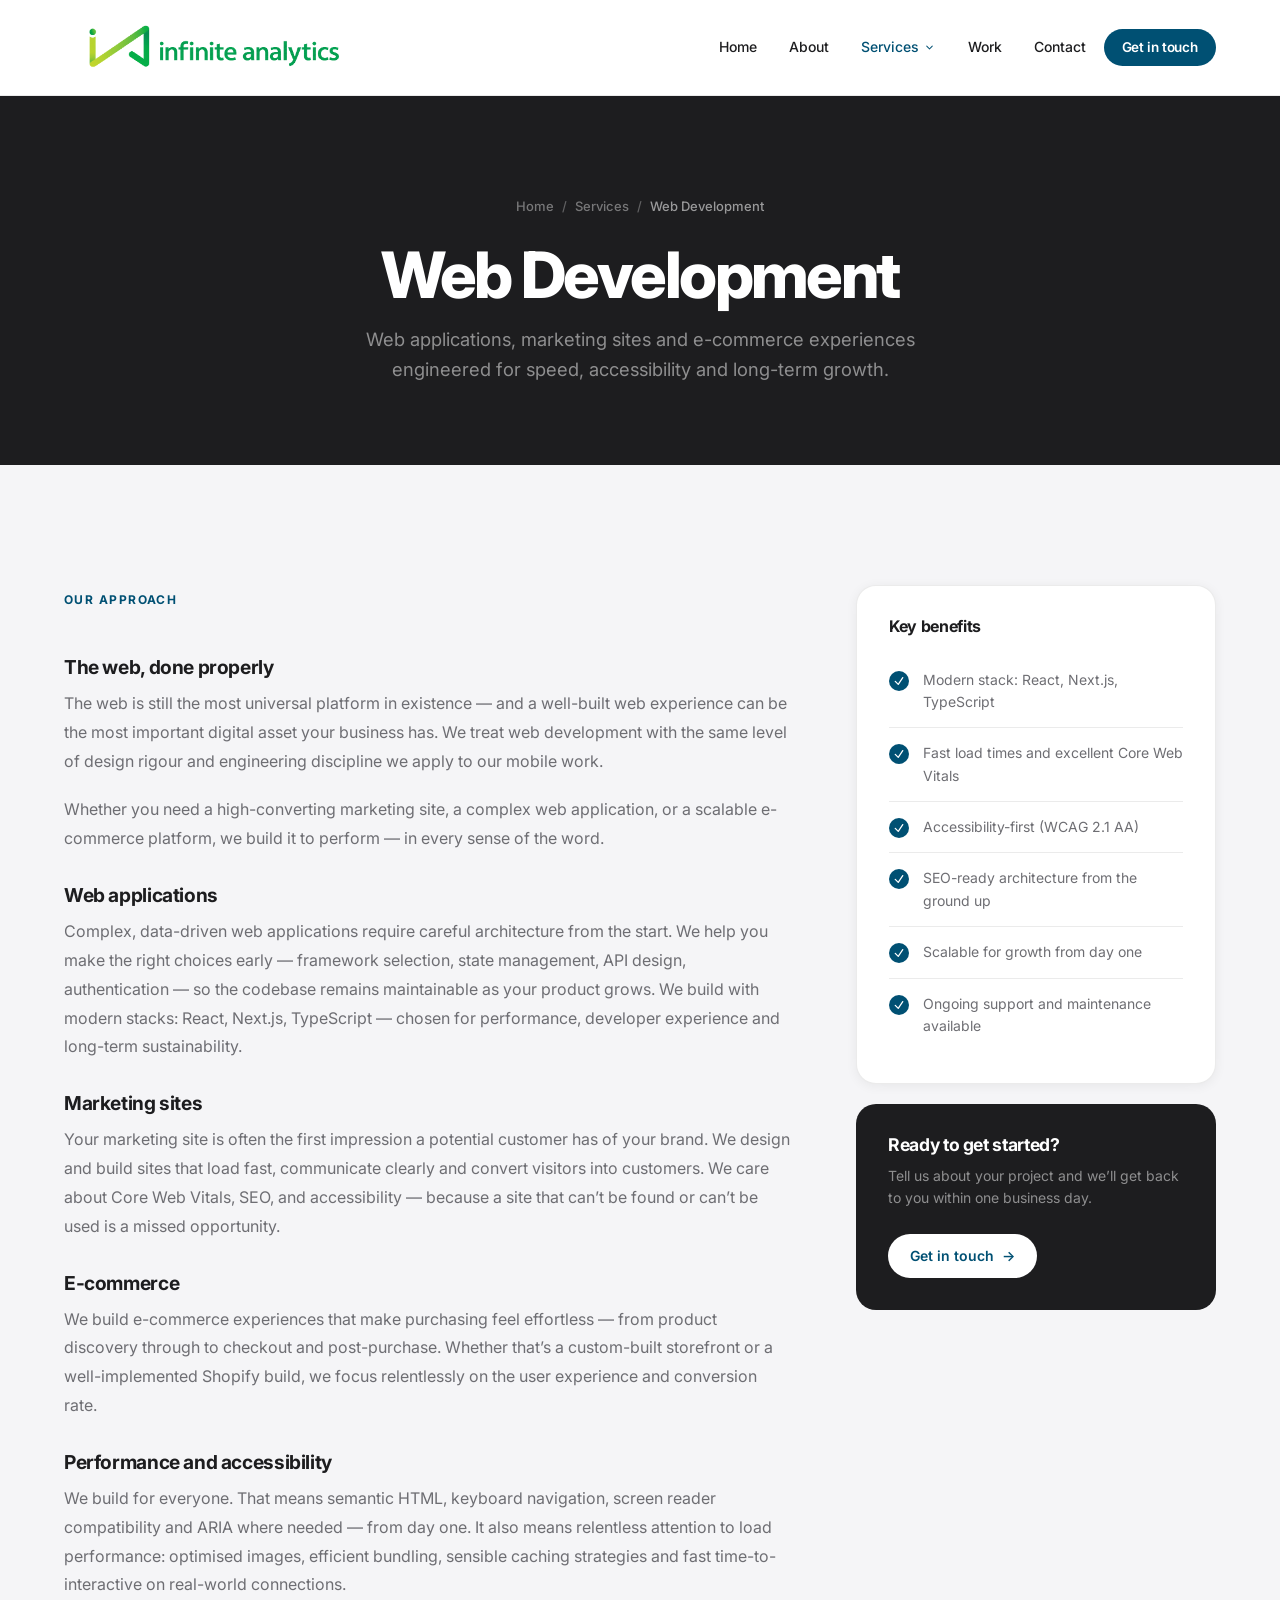
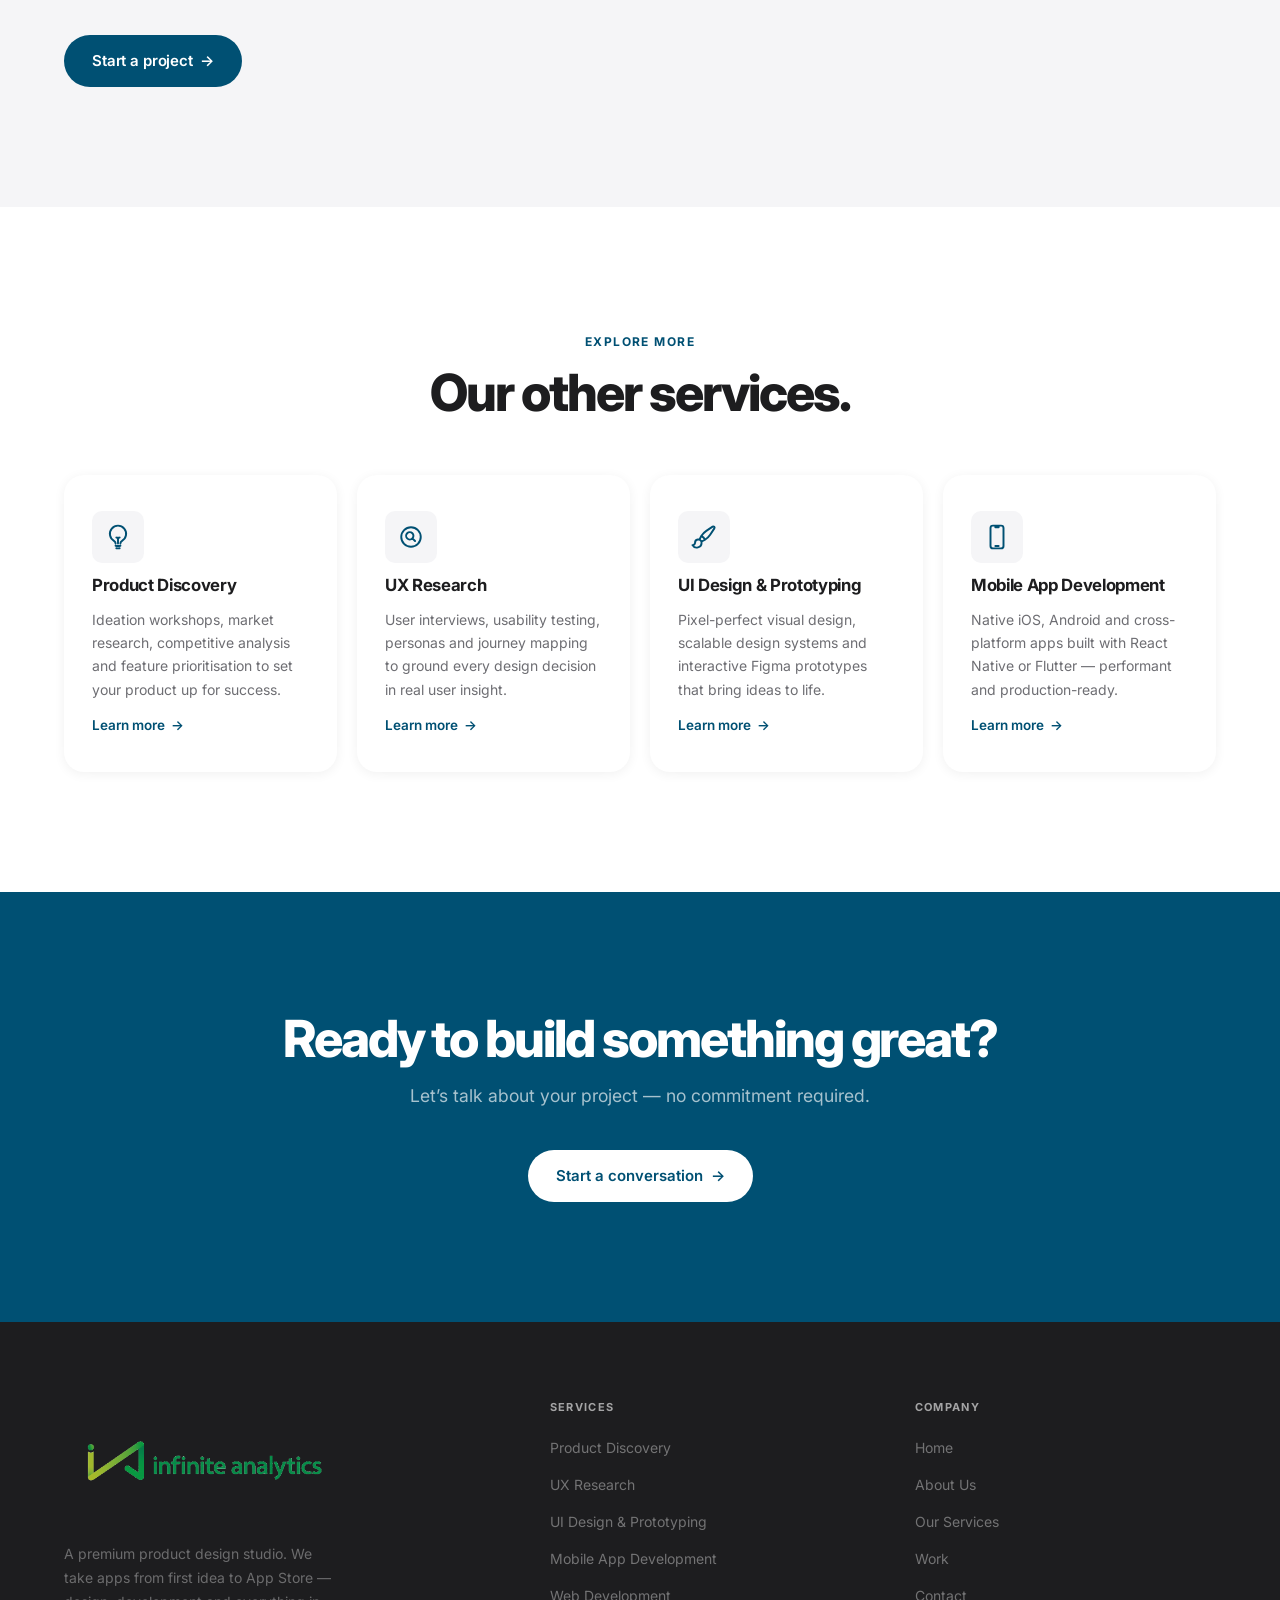
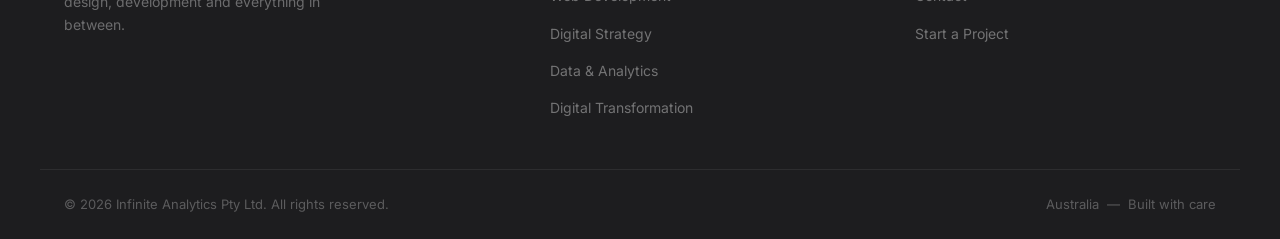
<file: service-web-development.html>
<!DOCTYPE html>
<html lang="en">
<head>
  <meta charset="utf-8">
  <meta name="viewport" content="width=device-width, initial-scale=1">
  <meta name="description" content="Web applications, marketing sites and e-commerce experiences engineered for speed, accessibility and growth by Infinite Analytics.">
  <title>Web Development — Infinite Analytics</title>
  <link rel="canonical" href="https://www.infiniteanalytics.com.au/service-web-development">
  <meta property="og:type" content="website">
  <meta property="og:site_name" content="Infinite Analytics">
  <meta property="og:title" content="Web Development — Infinite Analytics">
  <meta property="og:description" content="Web applications, marketing sites and e-commerce experiences engineered for speed, accessibility and growth by Infinite Analytics.">
  <meta property="og:url" content="https://www.infiniteanalytics.com.au/service-web-development">
  <meta property="og:image" content="https://www.infiniteanalytics.com.au/images/logo-transparent.png">
  <link rel="preconnect" href="https://fonts.googleapis.com">
  <link rel="preconnect" href="https://fonts.gstatic.com" crossorigin>
  <link href="https://fonts.googleapis.com/css2?family=Inter:ital,opsz,wght@0,14..32,300;0,14..32,400;0,14..32,500;0,14..32,600;0,14..32,700;0,14..32,800;0,14..32,900;1,14..32,400&display=swap" rel="stylesheet">
  <link rel="stylesheet" href="/css/style.css">
  <link rel="icon" href="/images/logo.png">
</head>
<body>

<nav id="navbar">
  <div class="nav-inner">
    <a href="/" class="nav-logo"><img src="/images/logo-transparent.png" alt="Infinite Analytics"></a>
    <ul class="nav-links">
      <li><a href="/">Home</a></li>
      <li><a href="/about">About</a></li>
      <li class="nav-dropdown">
        <a href="/services" class="active">Services <svg xmlns="http://www.w3.org/2000/svg" width="13" height="13" viewBox="0 0 20 20" fill="currentColor"><path fill-rule="evenodd" d="M5.23 7.21a.75.75 0 011.06.02L10 11.168l3.71-3.938a.75.75 0 111.08 1.04l-4.25 4.5a.75.75 0 01-1.08 0l-4.25-4.5a.75.75 0 01.02-1.06z" clip-rule="evenodd"/></svg></a>
        <div class="dropdown-menu">
          <a href="/service-product-discovery">Product Discovery</a>
          <a href="/service-ux-research">UX Research</a>
          <a href="/service-ui-design">UI Design &amp; Prototyping</a>
          <a href="/service-mobile-app-development">Mobile App Development</a>
          <a href="/service-web-development">Web Development</a>
          <a href="/service-digital-strategy">Digital Strategy</a>
          <a href="/services-data-analytics">Data &amp; Analytics</a>
          <a href="/strategy-digital-business-transformation">Digital Business Transformation</a>
        </div>
      </li>
      <li><a href="/work">Work</a></li>
      <li><a href="/contact">Contact</a></li>
      <li><a href="/contact" class="nav-cta">Get in touch</a></li>
    </ul>
    <button class="menu-toggle" id="menuToggle" aria-label="Open menu" aria-expanded="false"><span></span><span></span><span></span></button>
  </div>
  <div class="mobile-nav" id="mobileNav" aria-hidden="true">
    <a href="/">Home</a><a href="/about">About</a><a href="/services">Services</a>
    <a href="/service-product-discovery" style="padding-left:36px;font-size:13.5px;color:rgba(29,29,31,0.55);">Product Discovery</a>
    <a href="/service-ux-research" style="padding-left:36px;font-size:13.5px;color:rgba(29,29,31,0.55);">UX Research</a>
    <a href="/service-ui-design" style="padding-left:36px;font-size:13.5px;color:rgba(29,29,31,0.55);">UI Design &amp; Prototyping</a>
    <a href="/service-mobile-app-development" style="padding-left:36px;font-size:13.5px;color:rgba(29,29,31,0.55);">Mobile App Development</a>
    <a href="/service-web-development" style="padding-left:36px;font-size:13.5px;color:rgba(29,29,31,0.55);">Web Development</a>
    <a href="/service-digital-strategy" style="padding-left:36px;font-size:13.5px;color:rgba(29,29,31,0.55);">Digital Strategy</a>
    <a href="/services-data-analytics" style="padding-left:36px;font-size:13.5px;color:rgba(29,29,31,0.55);">Data &amp; Analytics</a>
    <a href="/strategy-digital-business-transformation" style="padding-left:36px;font-size:13.5px;color:rgba(29,29,31,0.55);">Digital Business Transformation</a>
    <a href="/work">Work</a>
    <a href="/contact">Contact</a><a href="/contact" class="mobile-cta">Get in touch &rarr;</a>
  </div>
</nav>
<script>
(function(){var toggle=document.getElementById('menuToggle'),nav=document.getElementById('mobileNav');toggle.addEventListener('click',function(){var open=nav.classList.toggle('open');toggle.setAttribute('aria-expanded',open?'true':'false');nav.setAttribute('aria-hidden',open?'false':'true');});window.addEventListener('scroll',function(){document.getElementById('navbar').classList.toggle('scrolled',window.scrollY>20);},{passive:true});})();
</script>

<div class="page-header">
  <nav class="breadcrumb"><a href="/">Home</a><span>/</span><a href="/services">Services</a><span>/</span><span class="current">Web Development</span></nav>
  <h1>Web Development</h1>
  <p>Web applications, marketing sites and e-commerce experiences engineered for speed, accessibility and long-term growth.</p>
</div>

<section class="section section-alt">
  <div class="container">
    <div class="service-detail-grid">
      <div class="service-body fade-in">
        <span class="section-label">Our approach</span>
        <h3>The web, done properly</h3>
        <p>The web is still the most universal platform in existence — and a well-built web experience can be the most important digital asset your business has. We treat web development with the same level of design rigour and engineering discipline we apply to our mobile work.</p>
        <p>Whether you need a high-converting marketing site, a complex web application, or a scalable e-commerce platform, we build it to perform — in every sense of the word.</p>
        <h3>Web applications</h3>
        <p>Complex, data-driven web applications require careful architecture from the start. We help you make the right choices early — framework selection, state management, API design, authentication — so the codebase remains maintainable as your product grows. We build with modern stacks: React, Next.js, TypeScript — chosen for performance, developer experience and long-term sustainability.</p>
        <h3>Marketing sites</h3>
        <p>Your marketing site is often the first impression a potential customer has of your brand. We design and build sites that load fast, communicate clearly and convert visitors into customers. We care about Core Web Vitals, SEO, and accessibility — because a site that can&rsquo;t be found or can&rsquo;t be used is a missed opportunity.</p>
        <h3>E-commerce</h3>
        <p>We build e-commerce experiences that make purchasing feel effortless — from product discovery through to checkout and post-purchase. Whether that&rsquo;s a custom-built storefront or a well-implemented Shopify build, we focus relentlessly on the user experience and conversion rate.</p>
        <h3>Performance and accessibility</h3>
        <p>We build for everyone. That means semantic HTML, keyboard navigation, screen reader compatibility and ARIA where needed — from day one. It also means relentless attention to load performance: optimised images, efficient bundling, sensible caching strategies and fast time-to-interactive on real-world connections.</p>
        <div style="margin-top: 36px;"><a href="/contact" class="btn-primary">Start a project &nbsp;&rarr;</a></div>
      </div>
      <div class="fade-in delay-2">
        <div class="sidebar-card">
          <h4>Key benefits</h4>
          <ul class="benefit-list">
            <li class="benefit-item"><div class="benefit-check"><svg xmlns="http://www.w3.org/2000/svg" fill="none" viewBox="0 0 24 24" stroke-width="2.5" stroke="white" width="12" height="12"><path stroke-linecap="round" stroke-linejoin="round" d="M4.5 12.75l6 6 9-13.5"/></svg></div><p>Modern stack: React, Next.js, TypeScript</p></li>
            <li class="benefit-item"><div class="benefit-check"><svg xmlns="http://www.w3.org/2000/svg" fill="none" viewBox="0 0 24 24" stroke-width="2.5" stroke="white" width="12" height="12"><path stroke-linecap="round" stroke-linejoin="round" d="M4.5 12.75l6 6 9-13.5"/></svg></div><p>Fast load times and excellent Core Web Vitals</p></li>
            <li class="benefit-item"><div class="benefit-check"><svg xmlns="http://www.w3.org/2000/svg" fill="none" viewBox="0 0 24 24" stroke-width="2.5" stroke="white" width="12" height="12"><path stroke-linecap="round" stroke-linejoin="round" d="M4.5 12.75l6 6 9-13.5"/></svg></div><p>Accessibility-first (WCAG 2.1 AA)</p></li>
            <li class="benefit-item"><div class="benefit-check"><svg xmlns="http://www.w3.org/2000/svg" fill="none" viewBox="0 0 24 24" stroke-width="2.5" stroke="white" width="12" height="12"><path stroke-linecap="round" stroke-linejoin="round" d="M4.5 12.75l6 6 9-13.5"/></svg></div><p>SEO-ready architecture from the ground up</p></li>
            <li class="benefit-item"><div class="benefit-check"><svg xmlns="http://www.w3.org/2000/svg" fill="none" viewBox="0 0 24 24" stroke-width="2.5" stroke="white" width="12" height="12"><path stroke-linecap="round" stroke-linejoin="round" d="M4.5 12.75l6 6 9-13.5"/></svg></div><p>Scalable for growth from day one</p></li>
            <li class="benefit-item"><div class="benefit-check"><svg xmlns="http://www.w3.org/2000/svg" fill="none" viewBox="0 0 24 24" stroke-width="2.5" stroke="white" width="12" height="12"><path stroke-linecap="round" stroke-linejoin="round" d="M4.5 12.75l6 6 9-13.5"/></svg></div><p>Ongoing support and maintenance available</p></li>
          </ul>
        </div>
        <div class="sidebar-cta">
          <h4>Ready to get started?</h4>
          <p>Tell us about your project and we&rsquo;ll get back to you within one business day.</p>
          <a href="/contact" class="btn-white" style="font-size: 14px; padding: 11px 22px;">Get in touch &nbsp;&rarr;</a>
        </div>
      </div>
    </div>
  </div>
</section>

<section class="section">
  <div class="container">
    <div class="text-center fade-in" style="margin-bottom: 56px;"><span class="section-label">Explore more</span><h2 class="section-title">Our other services.</h2></div>
    <div class="services-grid">
      <a href="/service-product-discovery" class="service-card fade-in delay-1"><div class="service-icon"><svg xmlns="http://www.w3.org/2000/svg" fill="none" viewBox="0 0 24 24" stroke-width="1.8" stroke="currentColor" width="26" height="26"><path stroke-linecap="round" stroke-linejoin="round" d="M12 18v-5.25m0 0a6.01 6.01 0 001.5-.189m-1.5.189a6.01 6.01 0 01-1.5-.189m3.75 7.478a12.06 12.06 0 01-4.5 0m3.75 2.383a14.406 14.406 0 01-3 0M14.25 18v-.192c0-.983.658-1.823 1.508-2.316a7.5 7.5 0 10-7.517 0c.85.493 1.509 1.333 1.509 2.316V18"/></svg></div><h3>Product Discovery</h3><p>Ideation workshops, market research, competitive analysis and feature prioritisation to set your product up for success.</p><span class="card-link">Learn more &nbsp;&rarr;</span></a>
      <a href="/service-ux-research" class="service-card fade-in delay-2"><div class="service-icon"><svg xmlns="http://www.w3.org/2000/svg" fill="none" viewBox="0 0 24 24" stroke-width="1.8" stroke="currentColor" width="26" height="26"><path stroke-linecap="round" stroke-linejoin="round" d="M15.75 15.75l-2.489-2.489m0 0a3.375 3.375 0 10-4.773-4.773 3.375 3.375 0 004.774 4.774zM21 12a9 9 0 11-18 0 9 9 0 0118 0z"/></svg></div><h3>UX Research</h3><p>User interviews, usability testing, personas and journey mapping to ground every design decision in real user insight.</p><span class="card-link">Learn more &nbsp;&rarr;</span></a>
      <a href="/service-ui-design" class="service-card fade-in delay-3"><div class="service-icon"><svg xmlns="http://www.w3.org/2000/svg" fill="none" viewBox="0 0 24 24" stroke-width="1.8" stroke="currentColor" width="26" height="26"><path stroke-linecap="round" stroke-linejoin="round" d="M9.53 16.122a3 3 0 00-5.78 1.128 2.25 2.25 0 01-2.4 2.245 4.5 4.5 0 008.4-2.245c0-.399-.078-.78-.22-1.128zm0 0a15.998 15.998 0 003.388-1.62m-5.043-.025a15.994 15.994 0 011.622-3.395m3.42 3.42a15.995 15.995 0 004.764-4.648l3.876-5.814a1.151 1.151 0 00-1.597-1.597L14.146 6.32a15.996 15.996 0 00-4.649 4.763m3.42 3.42a6.776 6.776 0 00-3.42-3.42"/></svg></div><h3>UI Design &amp; Prototyping</h3><p>Pixel-perfect visual design, scalable design systems and interactive Figma prototypes that bring ideas to life.</p><span class="card-link">Learn more &nbsp;&rarr;</span></a>
      <a href="/service-mobile-app-development" class="service-card fade-in delay-4"><div class="service-icon"><svg xmlns="http://www.w3.org/2000/svg" fill="none" viewBox="0 0 24 24" stroke-width="1.8" stroke="currentColor" width="26" height="26"><path stroke-linecap="round" stroke-linejoin="round" d="M10.5 1.5H8.25A2.25 2.25 0 006 3.75v16.5a2.25 2.25 0 002.25 2.25h7.5A2.25 2.25 0 0018 20.25V3.75a2.25 2.25 0 00-2.25-2.25H13.5m-3 0V3h3V1.5m-3 0h3m-3 18.75h3"/></svg></div><h3>Mobile App Development</h3><p>Native iOS, Android and cross-platform apps built with React Native or Flutter — performant and production-ready.</p><span class="card-link">Learn more &nbsp;&rarr;</span></a>
    </div>
  </div>
</section>

<section class="cta-section">
  <div class="container">
    <h2 class="fade-in">Ready to build something great?</h2>
    <p class="fade-in delay-1">Let&rsquo;s talk about your project &mdash; no commitment required.</p>
    <a href="/contact" class="btn-white fade-in delay-2">Start a conversation &nbsp;&rarr;</a>
  </div>
</section>

<footer>
  <div class="footer-inner">
    <div class="footer-brand"><img src="/images/logo-transparent.png" alt="Infinite Analytics"><p>A premium product design studio. We take apps from first idea to App Store — design, development and everything in between.</p></div>
    <div class="footer-col"><h5>Services</h5><ul><li><a href="/service-product-discovery">Product Discovery</a></li><li><a href="/service-ux-research">UX Research</a></li><li><a href="/service-ui-design">UI Design &amp; Prototyping</a></li><li><a href="/service-mobile-app-development">Mobile App Development</a></li><li><a href="/service-web-development">Web Development</a></li><li><a href="/service-digital-strategy">Digital Strategy</a></li><li><a href="/services-data-analytics">Data &amp; Analytics</a></li><li><a href="/strategy-digital-business-transformation">Digital Transformation</a></li></ul></div>
    <div class="footer-col"><h5>Company</h5><ul><li><a href="/">Home</a></li><li><a href="/about">About Us</a></li><li><a href="/services">Our Services</a></li><li><a href="/work">Work</a></li>
      <li><a href="/contact">Contact</a></li><li><a href="/contact">Start a Project</a></li></ul></div>
  </div>
  <div class="footer-bottom"><p>&copy; 2026 Infinite Analytics Pty Ltd. All rights reserved.</p><p>Australia &nbsp;&mdash;&nbsp; Built with care</p></div>
</footer>
<script>
(function(){var elements=document.querySelectorAll('.fade-in');if(!elements.length)return;var observer=new IntersectionObserver(function(entries){entries.forEach(function(entry){if(entry.isIntersecting){entry.target.classList.add('visible');observer.unobserve(entry.target);}});},{threshold:0.12,rootMargin:'0px 0px -40px 0px'});elements.forEach(function(el){observer.observe(el);});})();
</script>
</body>
</html>
</file>
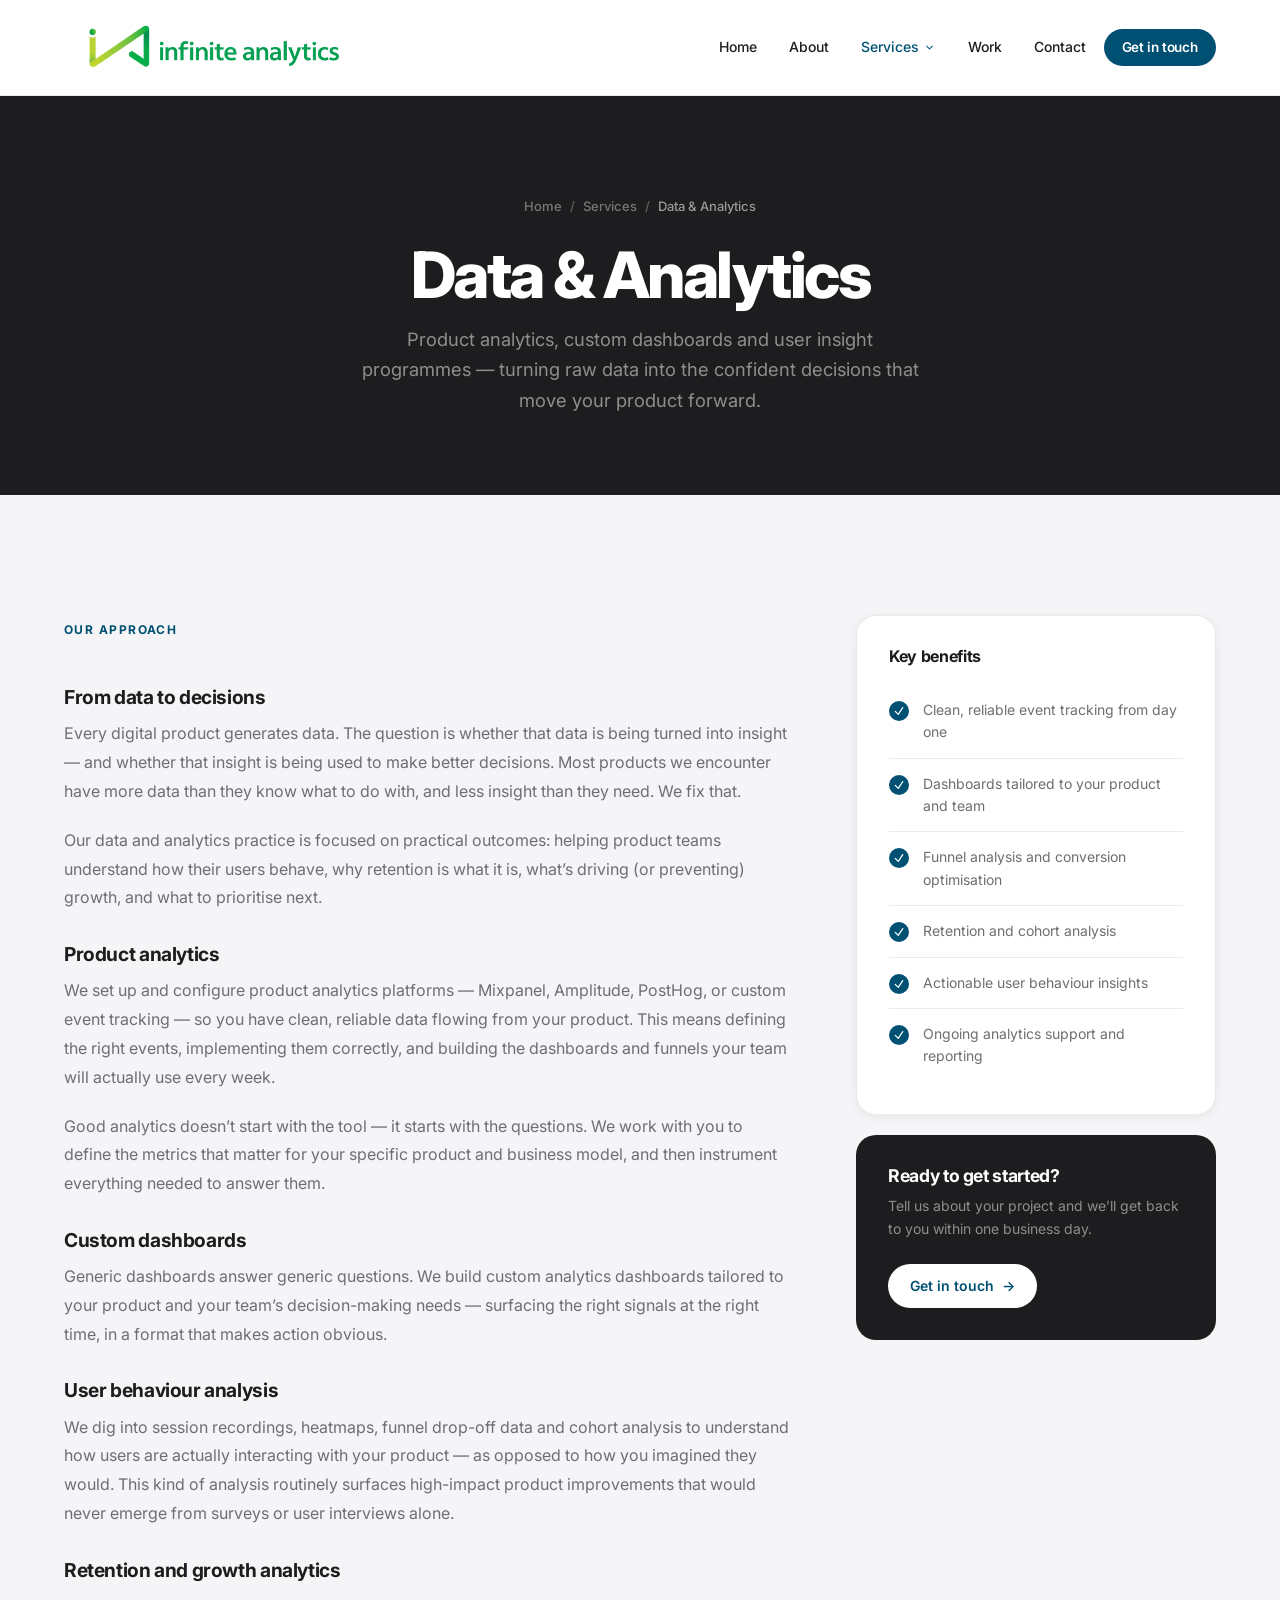
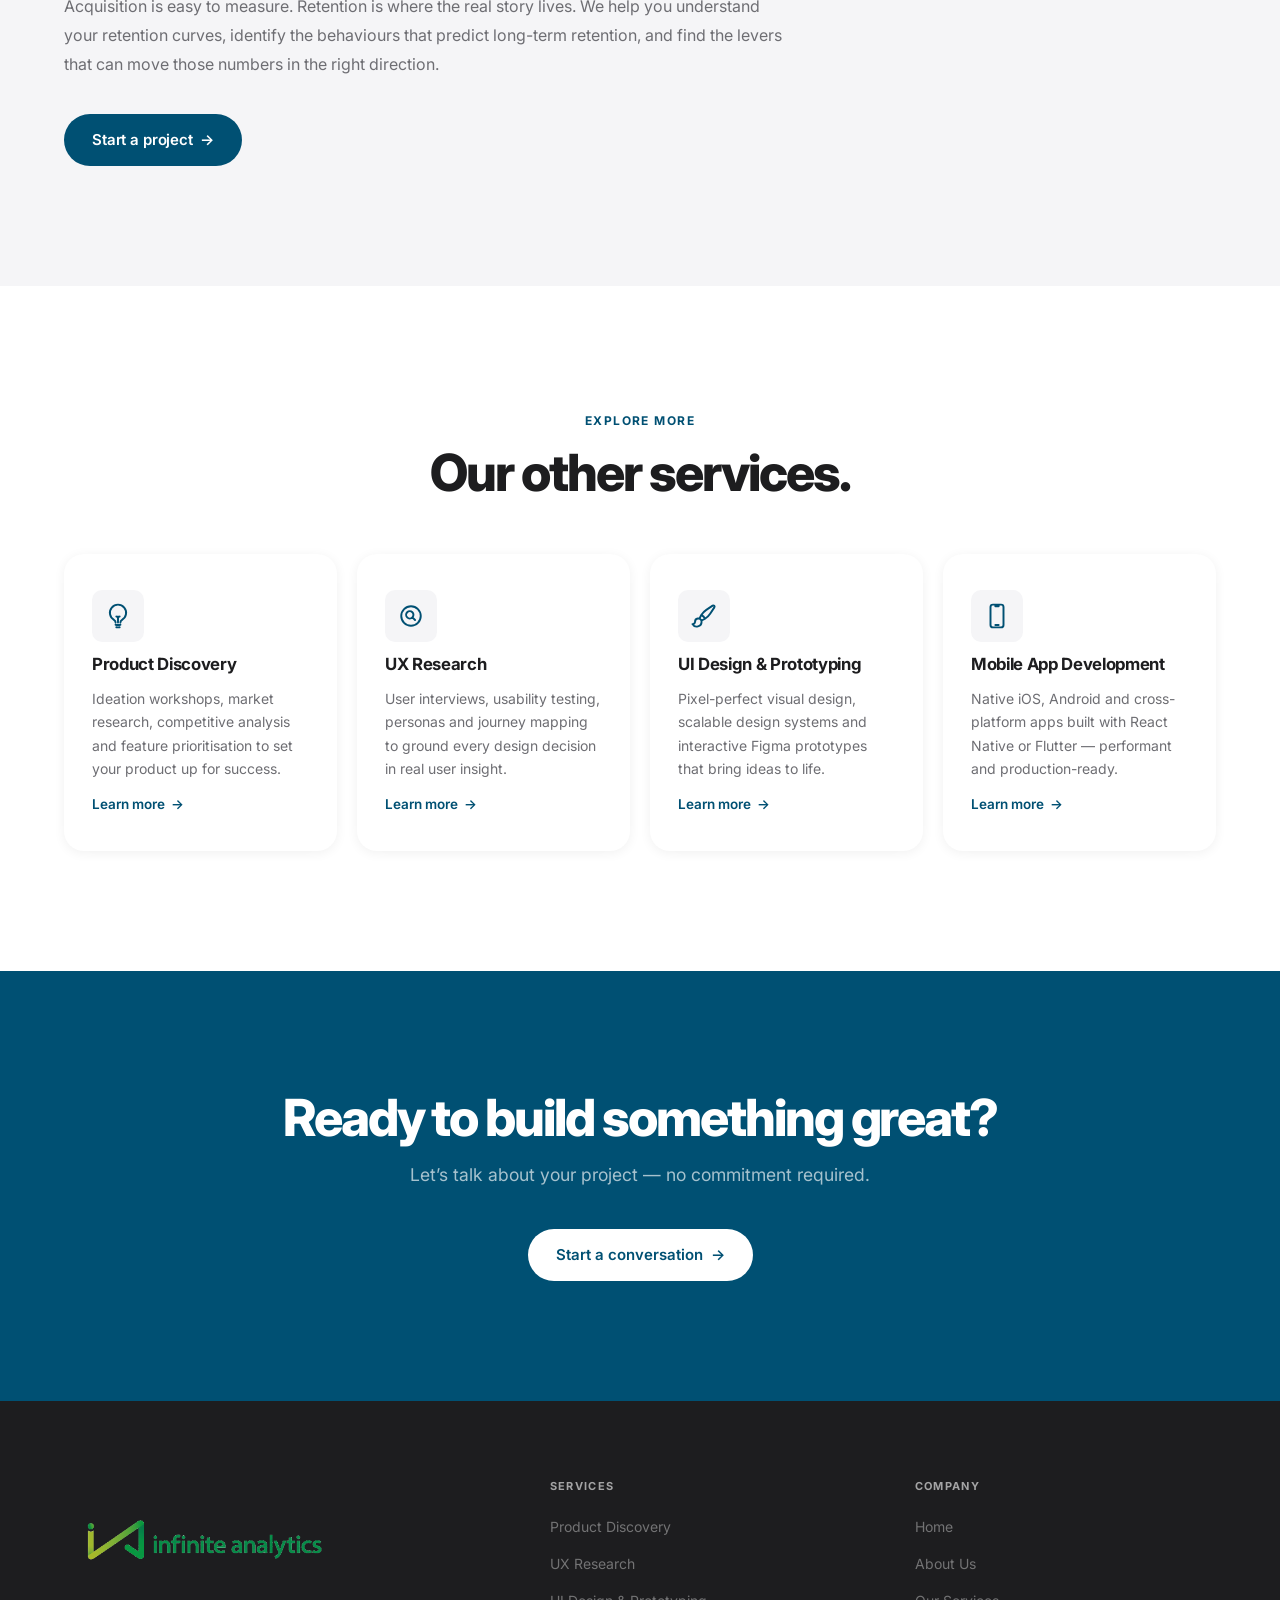
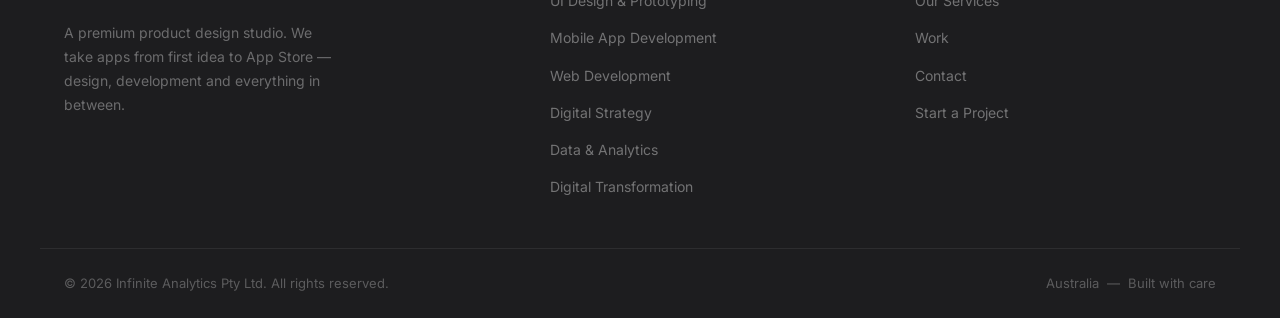
<file: services-data-analytics.html>
<!DOCTYPE html>
<html lang="en">
<head>
  <meta charset="utf-8">
  <meta name="viewport" content="width=device-width, initial-scale=1">
  <meta name="description" content="Product analytics, custom dashboards and user insight programmes that turn raw data into confident, evidence-based decisions.">
  <title>Data &amp; Analytics — Infinite Analytics</title>
  <link rel="canonical" href="https://www.infiniteanalytics.com.au/services-data-analytics">
  <meta property="og:type" content="website">
  <meta property="og:site_name" content="Infinite Analytics">
  <meta property="og:title" content="Data & Analytics — Infinite Analytics">
  <meta property="og:description" content="Product analytics, custom dashboards and user insight programmes that turn raw data into confident, evidence-based decisions.">
  <meta property="og:url" content="https://www.infiniteanalytics.com.au/services-data-analytics">
  <meta property="og:image" content="https://www.infiniteanalytics.com.au/images/logo-transparent.png">
  <link rel="preconnect" href="https://fonts.googleapis.com">
  <link rel="preconnect" href="https://fonts.gstatic.com" crossorigin>
  <link href="https://fonts.googleapis.com/css2?family=Inter:ital,opsz,wght@0,14..32,300;0,14..32,400;0,14..32,500;0,14..32,600;0,14..32,700;0,14..32,800;0,14..32,900;1,14..32,400&display=swap" rel="stylesheet">
  <link rel="stylesheet" href="/css/style.css">
  <link rel="icon" href="/images/logo.png">
</head>
<body>

<nav id="navbar">
  <div class="nav-inner">
    <a href="/" class="nav-logo"><img src="/images/logo-transparent.png" alt="Infinite Analytics"></a>
    <ul class="nav-links">
      <li><a href="/">Home</a></li>
      <li><a href="/about">About</a></li>
      <li class="nav-dropdown">
        <a href="/services" class="active">Services <svg xmlns="http://www.w3.org/2000/svg" width="13" height="13" viewBox="0 0 20 20" fill="currentColor"><path fill-rule="evenodd" d="M5.23 7.21a.75.75 0 011.06.02L10 11.168l3.71-3.938a.75.75 0 111.08 1.04l-4.25 4.5a.75.75 0 01-1.08 0l-4.25-4.5a.75.75 0 01.02-1.06z" clip-rule="evenodd"/></svg></a>
        <div class="dropdown-menu">
          <a href="/service-product-discovery">Product Discovery</a>
          <a href="/service-ux-research">UX Research</a>
          <a href="/service-ui-design">UI Design &amp; Prototyping</a>
          <a href="/service-mobile-app-development">Mobile App Development</a>
          <a href="/service-web-development">Web Development</a>
          <a href="/service-digital-strategy">Digital Strategy</a>
          <a href="/services-data-analytics">Data &amp; Analytics</a>
          <a href="/strategy-digital-business-transformation">Digital Business Transformation</a>
        </div>
      </li>
      <li><a href="/work">Work</a></li>
      <li><a href="/contact">Contact</a></li>
      <li><a href="/contact" class="nav-cta">Get in touch</a></li>
    </ul>
    <button class="menu-toggle" id="menuToggle" aria-label="Open menu" aria-expanded="false"><span></span><span></span><span></span></button>
  </div>
  <div class="mobile-nav" id="mobileNav" aria-hidden="true">
    <a href="/">Home</a><a href="/about">About</a><a href="/services">Services</a>
    <a href="/service-product-discovery" style="padding-left:36px;font-size:13.5px;color:rgba(29,29,31,0.55);">Product Discovery</a>
    <a href="/service-ux-research" style="padding-left:36px;font-size:13.5px;color:rgba(29,29,31,0.55);">UX Research</a>
    <a href="/service-ui-design" style="padding-left:36px;font-size:13.5px;color:rgba(29,29,31,0.55);">UI Design &amp; Prototyping</a>
    <a href="/service-mobile-app-development" style="padding-left:36px;font-size:13.5px;color:rgba(29,29,31,0.55);">Mobile App Development</a>
    <a href="/service-web-development" style="padding-left:36px;font-size:13.5px;color:rgba(29,29,31,0.55);">Web Development</a>
    <a href="/service-digital-strategy" style="padding-left:36px;font-size:13.5px;color:rgba(29,29,31,0.55);">Digital Strategy</a>
    <a href="/services-data-analytics" style="padding-left:36px;font-size:13.5px;color:rgba(29,29,31,0.55);">Data &amp; Analytics</a>
    <a href="/strategy-digital-business-transformation" style="padding-left:36px;font-size:13.5px;color:rgba(29,29,31,0.55);">Digital Business Transformation</a>
    <a href="/work">Work</a>
    <a href="/contact">Contact</a><a href="/contact" class="mobile-cta">Get in touch &rarr;</a>
  </div>
</nav>
<script>
(function(){var toggle=document.getElementById('menuToggle'),nav=document.getElementById('mobileNav');toggle.addEventListener('click',function(){var open=nav.classList.toggle('open');toggle.setAttribute('aria-expanded',open?'true':'false');nav.setAttribute('aria-hidden',open?'false':'true');});window.addEventListener('scroll',function(){document.getElementById('navbar').classList.toggle('scrolled',window.scrollY>20);},{passive:true});})();
</script>

<div class="page-header">
  <nav class="breadcrumb"><a href="/">Home</a><span>/</span><a href="/services">Services</a><span>/</span><span class="current">Data &amp; Analytics</span></nav>
  <h1>Data &amp; Analytics</h1>
  <p>Product analytics, custom dashboards and user insight programmes — turning raw data into the confident decisions that move your product forward.</p>
</div>

<section class="section section-alt">
  <div class="container">
    <div class="service-detail-grid">
      <div class="service-body fade-in">
        <span class="section-label">Our approach</span>
        <h3>From data to decisions</h3>
        <p>Every digital product generates data. The question is whether that data is being turned into insight — and whether that insight is being used to make better decisions. Most products we encounter have more data than they know what to do with, and less insight than they need. We fix that.</p>
        <p>Our data and analytics practice is focused on practical outcomes: helping product teams understand how their users behave, why retention is what it is, what&rsquo;s driving (or preventing) growth, and what to prioritise next.</p>
        <h3>Product analytics</h3>
        <p>We set up and configure product analytics platforms — Mixpanel, Amplitude, PostHog, or custom event tracking — so you have clean, reliable data flowing from your product. This means defining the right events, implementing them correctly, and building the dashboards and funnels your team will actually use every week.</p>
        <p>Good analytics doesn&rsquo;t start with the tool — it starts with the questions. We work with you to define the metrics that matter for your specific product and business model, and then instrument everything needed to answer them.</p>
        <h3>Custom dashboards</h3>
        <p>Generic dashboards answer generic questions. We build custom analytics dashboards tailored to your product and your team&rsquo;s decision-making needs — surfacing the right signals at the right time, in a format that makes action obvious.</p>
        <h3>User behaviour analysis</h3>
        <p>We dig into session recordings, heatmaps, funnel drop-off data and cohort analysis to understand how users are actually interacting with your product — as opposed to how you imagined they would. This kind of analysis routinely surfaces high-impact product improvements that would never emerge from surveys or user interviews alone.</p>
        <h3>Retention and growth analytics</h3>
        <p>Acquisition is easy to measure. Retention is where the real story lives. We help you understand your retention curves, identify the behaviours that predict long-term retention, and find the levers that can move those numbers in the right direction.</p>
        <div style="margin-top: 36px;"><a href="/contact" class="btn-primary">Start a project &nbsp;&rarr;</a></div>
      </div>
      <div class="fade-in delay-2">
        <div class="sidebar-card">
          <h4>Key benefits</h4>
          <ul class="benefit-list">
            <li class="benefit-item"><div class="benefit-check"><svg xmlns="http://www.w3.org/2000/svg" fill="none" viewBox="0 0 24 24" stroke-width="2.5" stroke="white" width="12" height="12"><path stroke-linecap="round" stroke-linejoin="round" d="M4.5 12.75l6 6 9-13.5"/></svg></div><p>Clean, reliable event tracking from day one</p></li>
            <li class="benefit-item"><div class="benefit-check"><svg xmlns="http://www.w3.org/2000/svg" fill="none" viewBox="0 0 24 24" stroke-width="2.5" stroke="white" width="12" height="12"><path stroke-linecap="round" stroke-linejoin="round" d="M4.5 12.75l6 6 9-13.5"/></svg></div><p>Dashboards tailored to your product and team</p></li>
            <li class="benefit-item"><div class="benefit-check"><svg xmlns="http://www.w3.org/2000/svg" fill="none" viewBox="0 0 24 24" stroke-width="2.5" stroke="white" width="12" height="12"><path stroke-linecap="round" stroke-linejoin="round" d="M4.5 12.75l6 6 9-13.5"/></svg></div><p>Funnel analysis and conversion optimisation</p></li>
            <li class="benefit-item"><div class="benefit-check"><svg xmlns="http://www.w3.org/2000/svg" fill="none" viewBox="0 0 24 24" stroke-width="2.5" stroke="white" width="12" height="12"><path stroke-linecap="round" stroke-linejoin="round" d="M4.5 12.75l6 6 9-13.5"/></svg></div><p>Retention and cohort analysis</p></li>
            <li class="benefit-item"><div class="benefit-check"><svg xmlns="http://www.w3.org/2000/svg" fill="none" viewBox="0 0 24 24" stroke-width="2.5" stroke="white" width="12" height="12"><path stroke-linecap="round" stroke-linejoin="round" d="M4.5 12.75l6 6 9-13.5"/></svg></div><p>Actionable user behaviour insights</p></li>
            <li class="benefit-item"><div class="benefit-check"><svg xmlns="http://www.w3.org/2000/svg" fill="none" viewBox="0 0 24 24" stroke-width="2.5" stroke="white" width="12" height="12"><path stroke-linecap="round" stroke-linejoin="round" d="M4.5 12.75l6 6 9-13.5"/></svg></div><p>Ongoing analytics support and reporting</p></li>
          </ul>
        </div>
        <div class="sidebar-cta">
          <h4>Ready to get started?</h4>
          <p>Tell us about your project and we&rsquo;ll get back to you within one business day.</p>
          <a href="/contact" class="btn-white" style="font-size: 14px; padding: 11px 22px;">Get in touch &nbsp;&rarr;</a>
        </div>
      </div>
    </div>
  </div>
</section>

<section class="section">
  <div class="container">
    <div class="text-center fade-in" style="margin-bottom: 56px;"><span class="section-label">Explore more</span><h2 class="section-title">Our other services.</h2></div>
    <div class="services-grid">
      <a href="/service-product-discovery" class="service-card fade-in delay-1"><div class="service-icon"><svg xmlns="http://www.w3.org/2000/svg" fill="none" viewBox="0 0 24 24" stroke-width="1.8" stroke="currentColor" width="26" height="26"><path stroke-linecap="round" stroke-linejoin="round" d="M12 18v-5.25m0 0a6.01 6.01 0 001.5-.189m-1.5.189a6.01 6.01 0 01-1.5-.189m3.75 7.478a12.06 12.06 0 01-4.5 0m3.75 2.383a14.406 14.406 0 01-3 0M14.25 18v-.192c0-.983.658-1.823 1.508-2.316a7.5 7.5 0 10-7.517 0c.85.493 1.509 1.333 1.509 2.316V18"/></svg></div><h3>Product Discovery</h3><p>Ideation workshops, market research, competitive analysis and feature prioritisation to set your product up for success.</p><span class="card-link">Learn more &nbsp;&rarr;</span></a>
      <a href="/service-ux-research" class="service-card fade-in delay-2"><div class="service-icon"><svg xmlns="http://www.w3.org/2000/svg" fill="none" viewBox="0 0 24 24" stroke-width="1.8" stroke="currentColor" width="26" height="26"><path stroke-linecap="round" stroke-linejoin="round" d="M15.75 15.75l-2.489-2.489m0 0a3.375 3.375 0 10-4.773-4.773 3.375 3.375 0 004.774 4.774zM21 12a9 9 0 11-18 0 9 9 0 0118 0z"/></svg></div><h3>UX Research</h3><p>User interviews, usability testing, personas and journey mapping to ground every design decision in real user insight.</p><span class="card-link">Learn more &nbsp;&rarr;</span></a>
      <a href="/service-ui-design" class="service-card fade-in delay-3"><div class="service-icon"><svg xmlns="http://www.w3.org/2000/svg" fill="none" viewBox="0 0 24 24" stroke-width="1.8" stroke="currentColor" width="26" height="26"><path stroke-linecap="round" stroke-linejoin="round" d="M9.53 16.122a3 3 0 00-5.78 1.128 2.25 2.25 0 01-2.4 2.245 4.5 4.5 0 008.4-2.245c0-.399-.078-.78-.22-1.128zm0 0a15.998 15.998 0 003.388-1.62m-5.043-.025a15.994 15.994 0 011.622-3.395m3.42 3.42a15.995 15.995 0 004.764-4.648l3.876-5.814a1.151 1.151 0 00-1.597-1.597L14.146 6.32a15.996 15.996 0 00-4.649 4.763m3.42 3.42a6.776 6.776 0 00-3.42-3.42"/></svg></div><h3>UI Design &amp; Prototyping</h3><p>Pixel-perfect visual design, scalable design systems and interactive Figma prototypes that bring ideas to life.</p><span class="card-link">Learn more &nbsp;&rarr;</span></a>
      <a href="/service-mobile-app-development" class="service-card fade-in delay-4"><div class="service-icon"><svg xmlns="http://www.w3.org/2000/svg" fill="none" viewBox="0 0 24 24" stroke-width="1.8" stroke="currentColor" width="26" height="26"><path stroke-linecap="round" stroke-linejoin="round" d="M10.5 1.5H8.25A2.25 2.25 0 006 3.75v16.5a2.25 2.25 0 002.25 2.25h7.5A2.25 2.25 0 0018 20.25V3.75a2.25 2.25 0 00-2.25-2.25H13.5m-3 0V3h3V1.5m-3 0h3m-3 18.75h3"/></svg></div><h3>Mobile App Development</h3><p>Native iOS, Android and cross-platform apps built with React Native or Flutter — performant and production-ready.</p><span class="card-link">Learn more &nbsp;&rarr;</span></a>
    </div>
  </div>
</section>

<section class="cta-section">
  <div class="container">
    <h2 class="fade-in">Ready to build something great?</h2>
    <p class="fade-in delay-1">Let&rsquo;s talk about your project &mdash; no commitment required.</p>
    <a href="/contact" class="btn-white fade-in delay-2">Start a conversation &nbsp;&rarr;</a>
  </div>
</section>

<footer>
  <div class="footer-inner">
    <div class="footer-brand"><img src="/images/logo-transparent.png" alt="Infinite Analytics"><p>A premium product design studio. We take apps from first idea to App Store — design, development and everything in between.</p></div>
    <div class="footer-col"><h5>Services</h5><ul><li><a href="/service-product-discovery">Product Discovery</a></li><li><a href="/service-ux-research">UX Research</a></li><li><a href="/service-ui-design">UI Design &amp; Prototyping</a></li><li><a href="/service-mobile-app-development">Mobile App Development</a></li><li><a href="/service-web-development">Web Development</a></li><li><a href="/service-digital-strategy">Digital Strategy</a></li><li><a href="/services-data-analytics">Data &amp; Analytics</a></li><li><a href="/strategy-digital-business-transformation">Digital Transformation</a></li></ul></div>
    <div class="footer-col"><h5>Company</h5><ul><li><a href="/">Home</a></li><li><a href="/about">About Us</a></li><li><a href="/services">Our Services</a></li><li><a href="/work">Work</a></li>
      <li><a href="/contact">Contact</a></li><li><a href="/contact">Start a Project</a></li></ul></div>
  </div>
  <div class="footer-bottom"><p>&copy; 2026 Infinite Analytics Pty Ltd. All rights reserved.</p><p>Australia &nbsp;&mdash;&nbsp; Built with care</p></div>
</footer>
<script>
(function(){var elements=document.querySelectorAll('.fade-in');if(!elements.length)return;var observer=new IntersectionObserver(function(entries){entries.forEach(function(entry){if(entry.isIntersecting){entry.target.classList.add('visible');observer.unobserve(entry.target);}});},{threshold:0.12,rootMargin:'0px 0px -40px 0px'});elements.forEach(function(el){observer.observe(el);});})();
</script>
</body>
</html>
</file>
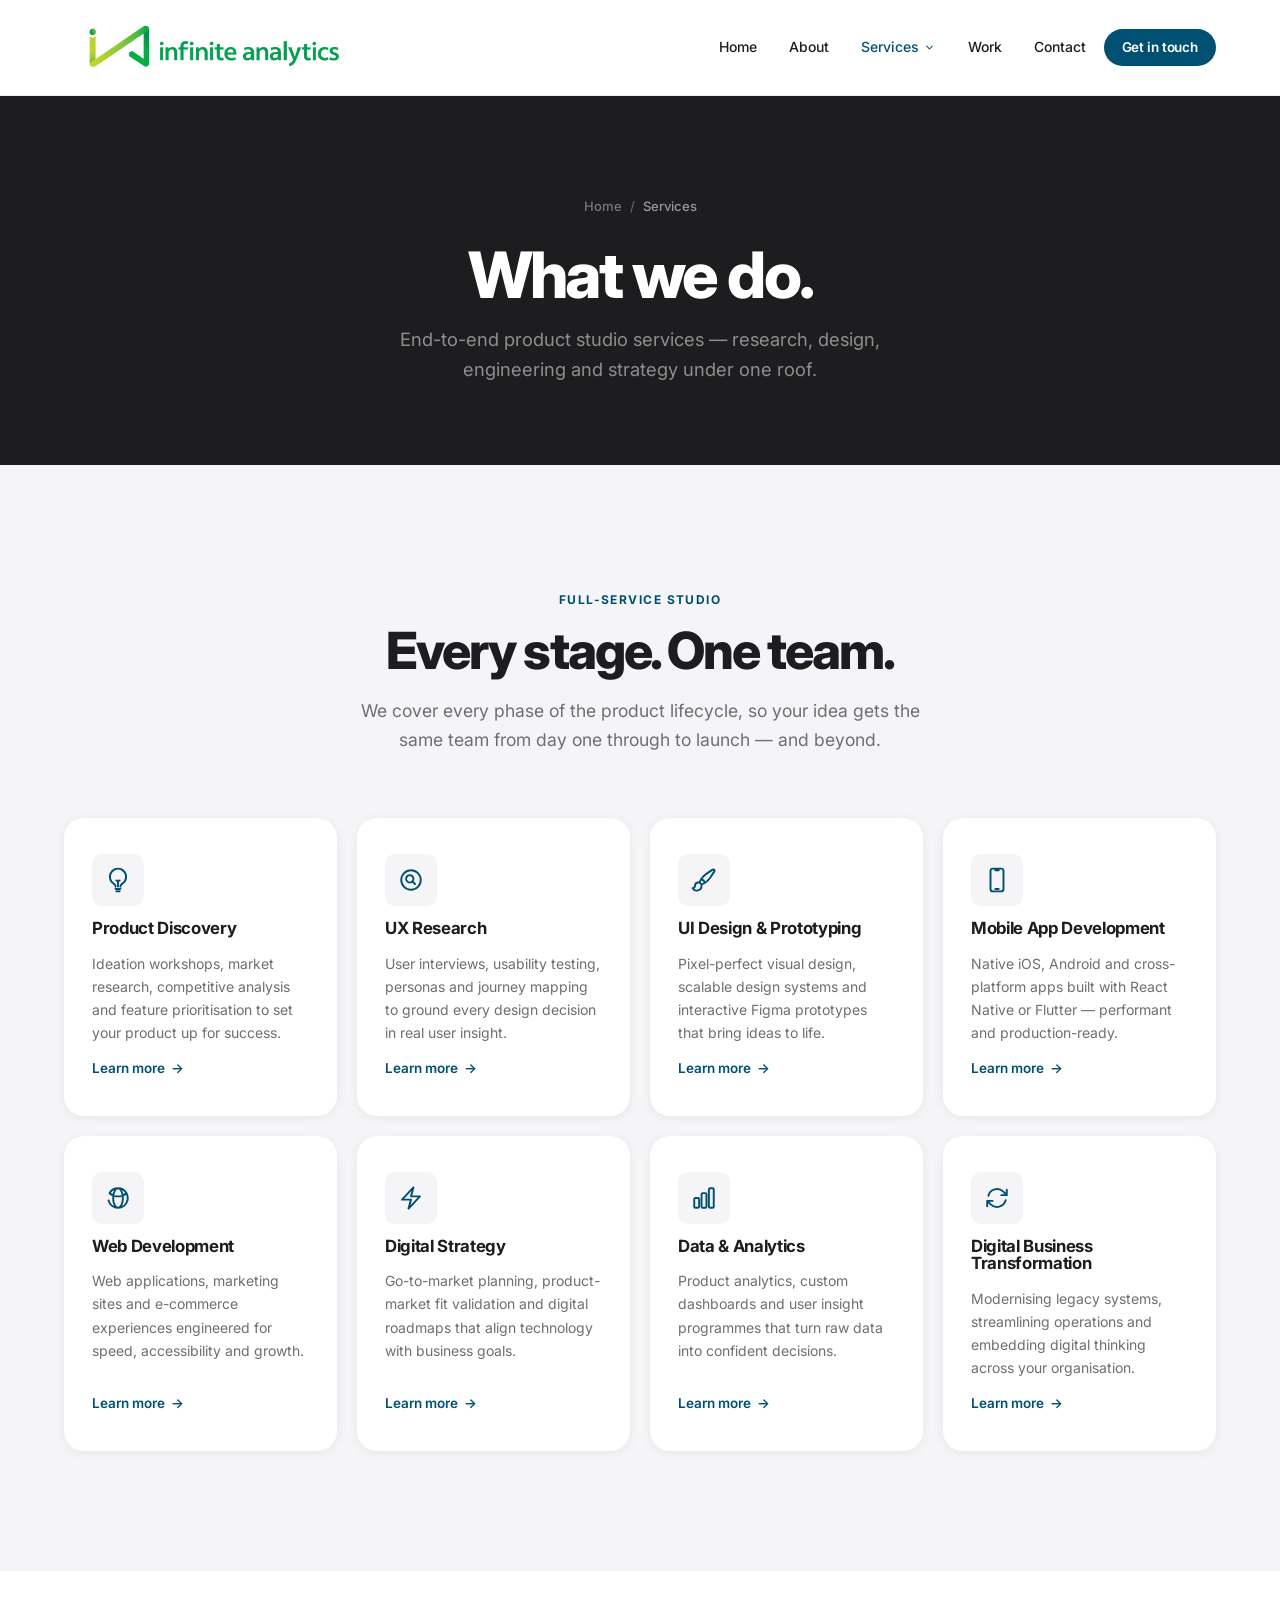
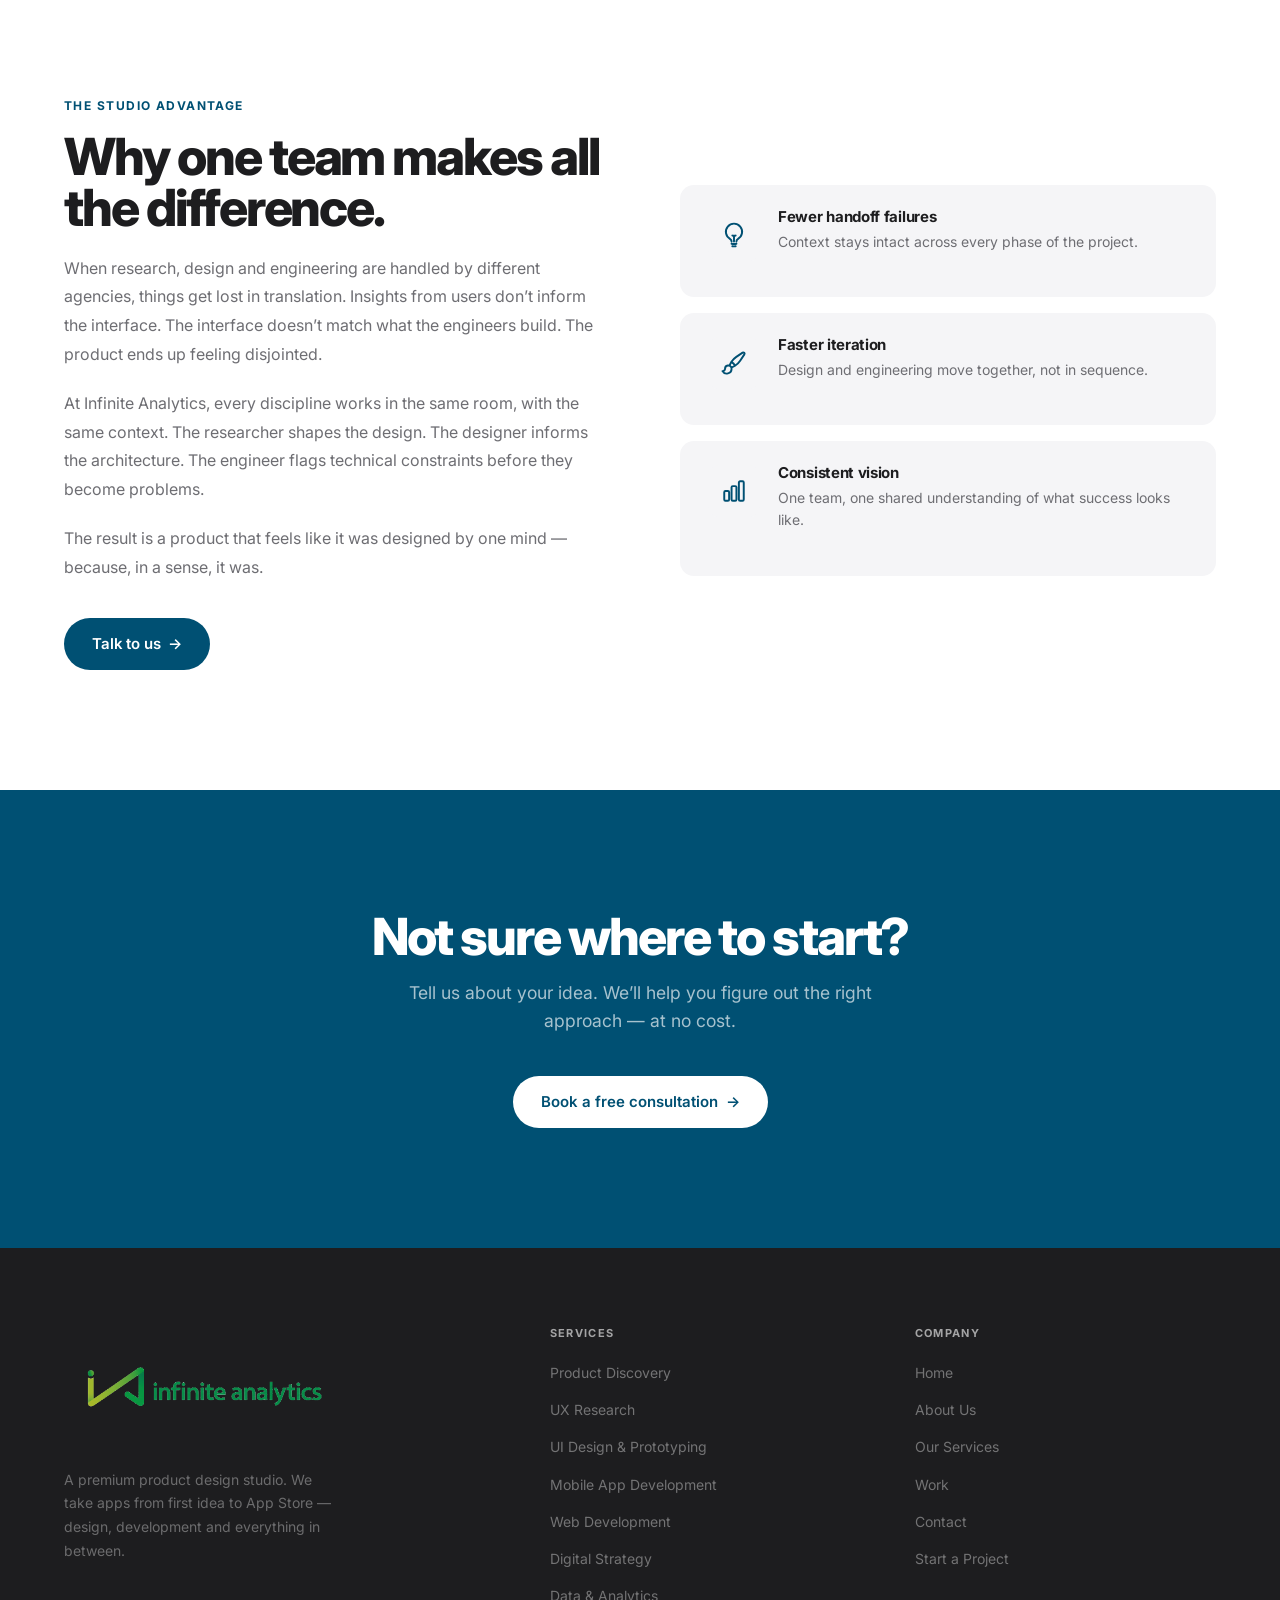
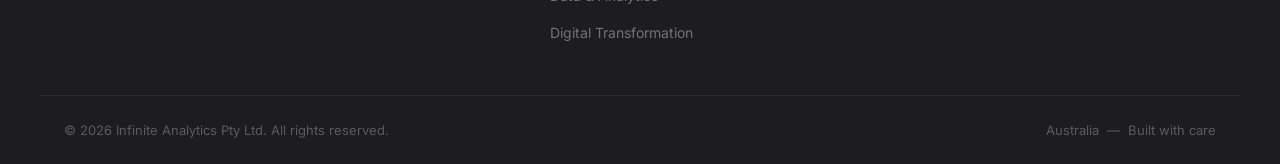
<file: services.html>
<!DOCTYPE html>
<html lang="en">
<head>
  <meta charset="utf-8">
  <meta name="viewport" content="width=device-width, initial-scale=1">
  <meta name="description" content="From product discovery and UX research to mobile app development and digital transformation — explore the full range of services offered by Infinite Analytics.">
  <title>Our Services — Infinite Analytics</title>
  <link rel="canonical" href="https://www.infiniteanalytics.com.au/services">
  <meta property="og:type" content="website">
  <meta property="og:site_name" content="Infinite Analytics">
  <meta property="og:title" content="Our Services — Infinite Analytics">
  <meta property="og:description" content="From product discovery and UX research to mobile app development and digital transformation — explore the full range of services offered by Infinite Analytics.">
  <meta property="og:url" content="https://www.infiniteanalytics.com.au/services">
  <meta property="og:image" content="https://www.infiniteanalytics.com.au/images/logo-transparent.png">
  <link rel="preconnect" href="https://fonts.googleapis.com">
  <link rel="preconnect" href="https://fonts.gstatic.com" crossorigin>
  <link href="https://fonts.googleapis.com/css2?family=Inter:ital,opsz,wght@0,14..32,300;0,14..32,400;0,14..32,500;0,14..32,600;0,14..32,700;0,14..32,800;0,14..32,900;1,14..32,400&display=swap" rel="stylesheet">
  <link rel="stylesheet" href="/css/style.css">
  <link rel="icon" href="/images/logo.png">
</head>
<body>

<nav id="navbar">
  <div class="nav-inner">
    <a href="/" class="nav-logo"><img src="/images/logo-transparent.png" alt="Infinite Analytics"></a>
    <ul class="nav-links">
      <li><a href="/">Home</a></li>
      <li><a href="/about">About</a></li>
      <li class="nav-dropdown">
        <a href="/services" class="active">Services <svg xmlns="http://www.w3.org/2000/svg" width="13" height="13" viewBox="0 0 20 20" fill="currentColor"><path fill-rule="evenodd" d="M5.23 7.21a.75.75 0 011.06.02L10 11.168l3.71-3.938a.75.75 0 111.08 1.04l-4.25 4.5a.75.75 0 01-1.08 0l-4.25-4.5a.75.75 0 01.02-1.06z" clip-rule="evenodd"/></svg></a>
        <div class="dropdown-menu">
          <a href="/service-product-discovery">Product Discovery</a>
          <a href="/service-ux-research">UX Research</a>
          <a href="/service-ui-design">UI Design &amp; Prototyping</a>
          <a href="/service-mobile-app-development">Mobile App Development</a>
          <a href="/service-web-development">Web Development</a>
          <a href="/service-digital-strategy">Digital Strategy</a>
          <a href="/services-data-analytics">Data &amp; Analytics</a>
          <a href="/strategy-digital-business-transformation">Digital Business Transformation</a>
        </div>
      </li>
      <li><a href="/work">Work</a></li>
      <li><a href="/contact">Contact</a></li>
      <li><a href="/contact" class="nav-cta">Get in touch</a></li>
    </ul>
    <button class="menu-toggle" id="menuToggle" aria-label="Open menu" aria-expanded="false"><span></span><span></span><span></span></button>
  </div>
  <div class="mobile-nav" id="mobileNav" aria-hidden="true">
    <a href="/">Home</a>
    <a href="/about">About</a>
    <a href="/services">Services</a>
    <a href="/service-product-discovery" style="padding-left:36px;font-size:13.5px;color:rgba(29,29,31,0.55);">Product Discovery</a>
    <a href="/service-ux-research" style="padding-left:36px;font-size:13.5px;color:rgba(29,29,31,0.55);">UX Research</a>
    <a href="/service-ui-design" style="padding-left:36px;font-size:13.5px;color:rgba(29,29,31,0.55);">UI Design &amp; Prototyping</a>
    <a href="/service-mobile-app-development" style="padding-left:36px;font-size:13.5px;color:rgba(29,29,31,0.55);">Mobile App Development</a>
    <a href="/service-web-development" style="padding-left:36px;font-size:13.5px;color:rgba(29,29,31,0.55);">Web Development</a>
    <a href="/service-digital-strategy" style="padding-left:36px;font-size:13.5px;color:rgba(29,29,31,0.55);">Digital Strategy</a>
    <a href="/services-data-analytics" style="padding-left:36px;font-size:13.5px;color:rgba(29,29,31,0.55);">Data &amp; Analytics</a>
    <a href="/strategy-digital-business-transformation" style="padding-left:36px;font-size:13.5px;color:rgba(29,29,31,0.55);">Digital Business Transformation</a>
    <a href="/work">Work</a>
    <a href="/contact">Contact</a>
    <a href="/contact" class="mobile-cta">Get in touch &rarr;</a>
  </div>
</nav>
<script>
(function(){
  var toggle=document.getElementById('menuToggle'),nav=document.getElementById('mobileNav');
  toggle.addEventListener('click',function(){var open=nav.classList.toggle('open');toggle.setAttribute('aria-expanded',open?'true':'false');nav.setAttribute('aria-hidden',open?'false':'true');});
  window.addEventListener('scroll',function(){document.getElementById('navbar').classList.toggle('scrolled',window.scrollY>20);},{passive:true});
})();
</script>

<div class="page-header">
  <nav class="breadcrumb"><a href="/">Home</a><span>/</span><span class="current">Services</span></nav>
  <h1>What we do.</h1>
  <p>End-to-end product studio services — research, design, engineering and strategy under one roof.</p>
</div>

<section class="section section-alt">
  <div class="container">
    <div class="text-center fade-in" style="margin-bottom: 64px;">
      <span class="section-label">Full-service studio</span>
      <h2 class="section-title">Every stage. One team.</h2>
      <p class="section-subtitle" style="margin-bottom: 0;">We cover every phase of the product lifecycle, so your idea gets the same team from day one through to launch — and beyond.</p>
    </div>
    <div class="services-grid">
      <a href="/service-product-discovery" class="service-card fade-in delay-1">
        <div class="service-icon"><svg xmlns="http://www.w3.org/2000/svg" fill="none" viewBox="0 0 24 24" stroke-width="1.8" stroke="currentColor" width="26" height="26"><path stroke-linecap="round" stroke-linejoin="round" d="M12 18v-5.25m0 0a6.01 6.01 0 001.5-.189m-1.5.189a6.01 6.01 0 01-1.5-.189m3.75 7.478a12.06 12.06 0 01-4.5 0m3.75 2.383a14.406 14.406 0 01-3 0M14.25 18v-.192c0-.983.658-1.823 1.508-2.316a7.5 7.5 0 10-7.517 0c.85.493 1.509 1.333 1.509 2.316V18"/></svg></div>
        <h3>Product Discovery</h3>
        <p>Ideation workshops, market research, competitive analysis and feature prioritisation to set your product up for success.</p>
        <span class="card-link">Learn more &nbsp;&rarr;</span>
      </a>
      <a href="/service-ux-research" class="service-card fade-in delay-2">
        <div class="service-icon"><svg xmlns="http://www.w3.org/2000/svg" fill="none" viewBox="0 0 24 24" stroke-width="1.8" stroke="currentColor" width="26" height="26"><path stroke-linecap="round" stroke-linejoin="round" d="M15.75 15.75l-2.489-2.489m0 0a3.375 3.375 0 10-4.773-4.773 3.375 3.375 0 004.774 4.774zM21 12a9 9 0 11-18 0 9 9 0 0118 0z"/></svg></div>
        <h3>UX Research</h3>
        <p>User interviews, usability testing, personas and journey mapping to ground every design decision in real user insight.</p>
        <span class="card-link">Learn more &nbsp;&rarr;</span>
      </a>
      <a href="/service-ui-design" class="service-card fade-in delay-3">
        <div class="service-icon"><svg xmlns="http://www.w3.org/2000/svg" fill="none" viewBox="0 0 24 24" stroke-width="1.8" stroke="currentColor" width="26" height="26"><path stroke-linecap="round" stroke-linejoin="round" d="M9.53 16.122a3 3 0 00-5.78 1.128 2.25 2.25 0 01-2.4 2.245 4.5 4.5 0 008.4-2.245c0-.399-.078-.78-.22-1.128zm0 0a15.998 15.998 0 003.388-1.62m-5.043-.025a15.994 15.994 0 011.622-3.395m3.42 3.42a15.995 15.995 0 004.764-4.648l3.876-5.814a1.151 1.151 0 00-1.597-1.597L14.146 6.32a15.996 15.996 0 00-4.649 4.763m3.42 3.42a6.776 6.776 0 00-3.42-3.42"/></svg></div>
        <h3>UI Design &amp; Prototyping</h3>
        <p>Pixel-perfect visual design, scalable design systems and interactive Figma prototypes that bring ideas to life.</p>
        <span class="card-link">Learn more &nbsp;&rarr;</span>
      </a>
      <a href="/service-mobile-app-development" class="service-card fade-in delay-4">
        <div class="service-icon"><svg xmlns="http://www.w3.org/2000/svg" fill="none" viewBox="0 0 24 24" stroke-width="1.8" stroke="currentColor" width="26" height="26"><path stroke-linecap="round" stroke-linejoin="round" d="M10.5 1.5H8.25A2.25 2.25 0 006 3.75v16.5a2.25 2.25 0 002.25 2.25h7.5A2.25 2.25 0 0018 20.25V3.75a2.25 2.25 0 00-2.25-2.25H13.5m-3 0V3h3V1.5m-3 0h3m-3 18.75h3"/></svg></div>
        <h3>Mobile App Development</h3>
        <p>Native iOS, Android and cross-platform apps built with React Native or Flutter — performant and production-ready.</p>
        <span class="card-link">Learn more &nbsp;&rarr;</span>
      </a>
      <a href="/service-web-development" class="service-card fade-in delay-1">
        <div class="service-icon"><svg xmlns="http://www.w3.org/2000/svg" fill="none" viewBox="0 0 24 24" stroke-width="1.8" stroke="currentColor" width="26" height="26"><path stroke-linecap="round" stroke-linejoin="round" d="M12 21a9.004 9.004 0 008.716-6.747M12 21a9.004 9.004 0 01-8.716-6.747M12 21c2.485 0 4.5-4.03 4.5-9S14.485 3 12 3m0 18c-2.485 0-4.5-4.03-4.5-9S9.515 3 12 3m0 0a8.997 8.997 0 017.843 4.582M12 3a8.997 8.997 0 00-7.843 4.582m15.686 0A11.953 11.953 0 0112 10.5c-2.998 0-5.74-1.1-7.843-2.918m15.686 0A8.959 8.959 0 0121 12c0 .778-.099 1.533-.284 2.253"/></svg></div>
        <h3>Web Development</h3>
        <p>Web applications, marketing sites and e-commerce experiences engineered for speed, accessibility and growth.</p>
        <span class="card-link">Learn more &nbsp;&rarr;</span>
      </a>
      <a href="/service-digital-strategy" class="service-card fade-in delay-2">
        <div class="service-icon"><svg xmlns="http://www.w3.org/2000/svg" fill="none" viewBox="0 0 24 24" stroke-width="1.8" stroke="currentColor" width="26" height="26"><path stroke-linecap="round" stroke-linejoin="round" d="M3.75 13.5l10.5-11.25L12 10.5h8.25L9.75 21.75 12 13.5H3.75z"/></svg></div>
        <h3>Digital Strategy</h3>
        <p>Go-to-market planning, product-market fit validation and digital roadmaps that align technology with business goals.</p>
        <span class="card-link">Learn more &nbsp;&rarr;</span>
      </a>
      <a href="/services-data-analytics" class="service-card fade-in delay-3">
        <div class="service-icon"><svg xmlns="http://www.w3.org/2000/svg" fill="none" viewBox="0 0 24 24" stroke-width="1.8" stroke="currentColor" width="26" height="26"><path stroke-linecap="round" stroke-linejoin="round" d="M3 13.125C3 12.504 3.504 12 4.125 12h2.25c.621 0 1.125.504 1.125 1.125v6.75C7.5 20.496 6.996 21 6.375 21h-2.25A1.125 1.125 0 013 19.875v-6.75zM9.75 8.625c0-.621.504-1.125 1.125-1.125h2.25c.621 0 1.125.504 1.125 1.125v11.25c0 .621-.504 1.125-1.125 1.125h-2.25a1.125 1.125 0 01-1.125-1.125V8.625zM16.5 4.125c0-.621.504-1.125 1.125-1.125h2.25C20.496 3 21 3.504 21 4.125v15.75c0 .621-.504 1.125-1.125 1.125h-2.25a1.125 1.125 0 01-1.125-1.125V4.125z"/></svg></div>
        <h3>Data &amp; Analytics</h3>
        <p>Product analytics, custom dashboards and user insight programmes that turn raw data into confident decisions.</p>
        <span class="card-link">Learn more &nbsp;&rarr;</span>
      </a>
      <a href="/strategy-digital-business-transformation" class="service-card fade-in delay-4">
        <div class="service-icon"><svg xmlns="http://www.w3.org/2000/svg" fill="none" viewBox="0 0 24 24" stroke-width="1.8" stroke="currentColor" width="26" height="26"><path stroke-linecap="round" stroke-linejoin="round" d="M16.023 9.348h4.992v-.001M2.985 19.644v-4.992m0 0h4.992m-4.993 0l3.181 3.183a8.25 8.25 0 0013.803-3.7M4.031 9.865a8.25 8.25 0 0113.803-3.7l3.181 3.182m0-4.991v4.99"/></svg></div>
        <h3>Digital Business Transformation</h3>
        <p>Modernising legacy systems, streamlining operations and embedding digital thinking across your organisation.</p>
        <span class="card-link">Learn more &nbsp;&rarr;</span>
      </a>
    </div>
  </div>
</section>

<section class="section">
  <div class="container">
    <div class="split-grid">
      <div class="fade-in">
        <span class="section-label">The studio advantage</span>
        <h2 class="section-title">Why one team makes all the difference.</h2>
        <p>When research, design and engineering are handled by different agencies, things get lost in translation. Insights from users don&rsquo;t inform the interface. The interface doesn&rsquo;t match what the engineers build. The product ends up feeling disjointed.</p>
        <p>At Infinite Analytics, every discipline works in the same room, with the same context. The researcher shapes the design. The designer informs the architecture. The engineer flags technical constraints before they become problems.</p>
        <p>The result is a product that feels like it was designed by one mind — because, in a sense, it was.</p>
        <a href="/contact" class="btn-primary" style="margin-top: 16px;">Talk to us &nbsp;&rarr;</a>
      </div>
      <div class="fade-in delay-2">
        <div style="display: flex; flex-direction: column; gap: 16px;">
          <div style="background: var(--ia-gray); border-radius: var(--radius-md); padding: 24px 28px; display: flex; gap: 18px; align-items: flex-start;">
            <div class="service-icon" style="flex-shrink:0;"><svg xmlns="http://www.w3.org/2000/svg" fill="none" viewBox="0 0 24 24" stroke-width="1.8" stroke="currentColor" width="26" height="26"><path stroke-linecap="round" stroke-linejoin="round" d="M12 18v-5.25m0 0a6.01 6.01 0 001.5-.189m-1.5.189a6.01 6.01 0 01-1.5-.189m3.75 7.478a12.06 12.06 0 01-4.5 0m3.75 2.383a14.406 14.406 0 01-3 0M14.25 18v-.192c0-.983.658-1.823 1.508-2.316a7.5 7.5 0 10-7.517 0c.85.493 1.509 1.333 1.509 2.316V18"/></svg></div>
            <div>
              <h4 style="font-size: 15px; font-weight: 700; margin-bottom: 6px; letter-spacing: -0.02em;">Fewer handoff failures</h4>
              <p style="font-size: 14px; color: var(--ia-muted); line-height: 1.6;">Context stays intact across every phase of the project.</p>
            </div>
          </div>
          <div style="background: var(--ia-gray); border-radius: var(--radius-md); padding: 24px 28px; display: flex; gap: 18px; align-items: flex-start;">
            <div class="service-icon" style="flex-shrink:0;"><svg xmlns="http://www.w3.org/2000/svg" fill="none" viewBox="0 0 24 24" stroke-width="1.8" stroke="currentColor" width="26" height="26"><path stroke-linecap="round" stroke-linejoin="round" d="M9.53 16.122a3 3 0 00-5.78 1.128 2.25 2.25 0 01-2.4 2.245 4.5 4.5 0 008.4-2.245c0-.399-.078-.78-.22-1.128zm0 0a15.998 15.998 0 003.388-1.62m-5.043-.025a15.994 15.994 0 011.622-3.395m3.42 3.42a15.995 15.995 0 004.764-4.648l3.876-5.814a1.151 1.151 0 00-1.597-1.597L14.146 6.32a15.996 15.996 0 00-4.649 4.763m3.42 3.42a6.776 6.776 0 00-3.42-3.42"/></svg></div>
            <div>
              <h4 style="font-size: 15px; font-weight: 700; margin-bottom: 6px; letter-spacing: -0.02em;">Faster iteration</h4>
              <p style="font-size: 14px; color: var(--ia-muted); line-height: 1.6;">Design and engineering move together, not in sequence.</p>
            </div>
          </div>
          <div style="background: var(--ia-gray); border-radius: var(--radius-md); padding: 24px 28px; display: flex; gap: 18px; align-items: flex-start;">
            <div class="service-icon" style="flex-shrink:0;"><svg xmlns="http://www.w3.org/2000/svg" fill="none" viewBox="0 0 24 24" stroke-width="1.8" stroke="currentColor" width="26" height="26"><path stroke-linecap="round" stroke-linejoin="round" d="M3 13.125C3 12.504 3.504 12 4.125 12h2.25c.621 0 1.125.504 1.125 1.125v6.75C7.5 20.496 6.996 21 6.375 21h-2.25A1.125 1.125 0 013 19.875v-6.75zM9.75 8.625c0-.621.504-1.125 1.125-1.125h2.25c.621 0 1.125.504 1.125 1.125v11.25c0 .621-.504 1.125-1.125 1.125h-2.25a1.125 1.125 0 01-1.125-1.125V8.625zM16.5 4.125c0-.621.504-1.125 1.125-1.125h2.25C20.496 3 21 3.504 21 4.125v15.75c0 .621-.504 1.125-1.125 1.125h-2.25a1.125 1.125 0 01-1.125-1.125V4.125z"/></svg></div>
            <div>
              <h4 style="font-size: 15px; font-weight: 700; margin-bottom: 6px; letter-spacing: -0.02em;">Consistent vision</h4>
              <p style="font-size: 14px; color: var(--ia-muted); line-height: 1.6;">One team, one shared understanding of what success looks like.</p>
            </div>
          </div>
        </div>
      </div>
    </div>
  </div>
</section>

<section class="cta-section">
  <div class="container">
    <h2 class="fade-in">Not sure where to start?</h2>
    <p class="fade-in delay-1">Tell us about your idea. We&rsquo;ll help you figure out the right approach &mdash; at no cost.</p>
    <a href="/contact" class="btn-white fade-in delay-2">Book a free consultation &nbsp;&rarr;</a>
  </div>
</section>

<footer>
  <div class="footer-inner">
    <div class="footer-brand">
      <img src="/images/logo-transparent.png" alt="Infinite Analytics">
      <p>A premium product design studio. We take apps from first idea to App Store — design, development and everything in between.</p>
    </div>
    <div class="footer-col">
      <h5>Services</h5>
      <ul>
        <li><a href="/service-product-discovery">Product Discovery</a></li>
        <li><a href="/service-ux-research">UX Research</a></li>
        <li><a href="/service-ui-design">UI Design &amp; Prototyping</a></li>
        <li><a href="/service-mobile-app-development">Mobile App Development</a></li>
        <li><a href="/service-web-development">Web Development</a></li>
        <li><a href="/service-digital-strategy">Digital Strategy</a></li>
        <li><a href="/services-data-analytics">Data &amp; Analytics</a></li>
        <li><a href="/strategy-digital-business-transformation">Digital Transformation</a></li>
      </ul>
    </div>
    <div class="footer-col">
      <h5>Company</h5>
      <ul>
        <li><a href="/">Home</a></li>
        <li><a href="/about">About Us</a></li>
        <li><a href="/services">Our Services</a></li>
        <li><a href="/work">Work</a></li>
      <li><a href="/contact">Contact</a></li>
        <li><a href="/contact">Start a Project</a></li>
      </ul>
    </div>
  </div>
  <div class="footer-bottom">
    <p>&copy; 2026 Infinite Analytics Pty Ltd. All rights reserved.</p>
    <p>Australia &nbsp;&mdash;&nbsp; Built with care</p>
  </div>
</footer>
<script>
(function(){
  var elements=document.querySelectorAll('.fade-in');
  if(!elements.length)return;
  var observer=new IntersectionObserver(function(entries){entries.forEach(function(entry){if(entry.isIntersecting){entry.target.classList.add('visible');observer.unobserve(entry.target);}});},{threshold:0.12,rootMargin:'0px 0px -40px 0px'});
  elements.forEach(function(el){observer.observe(el);});
})();
</script>
</body>
</html>
</file>
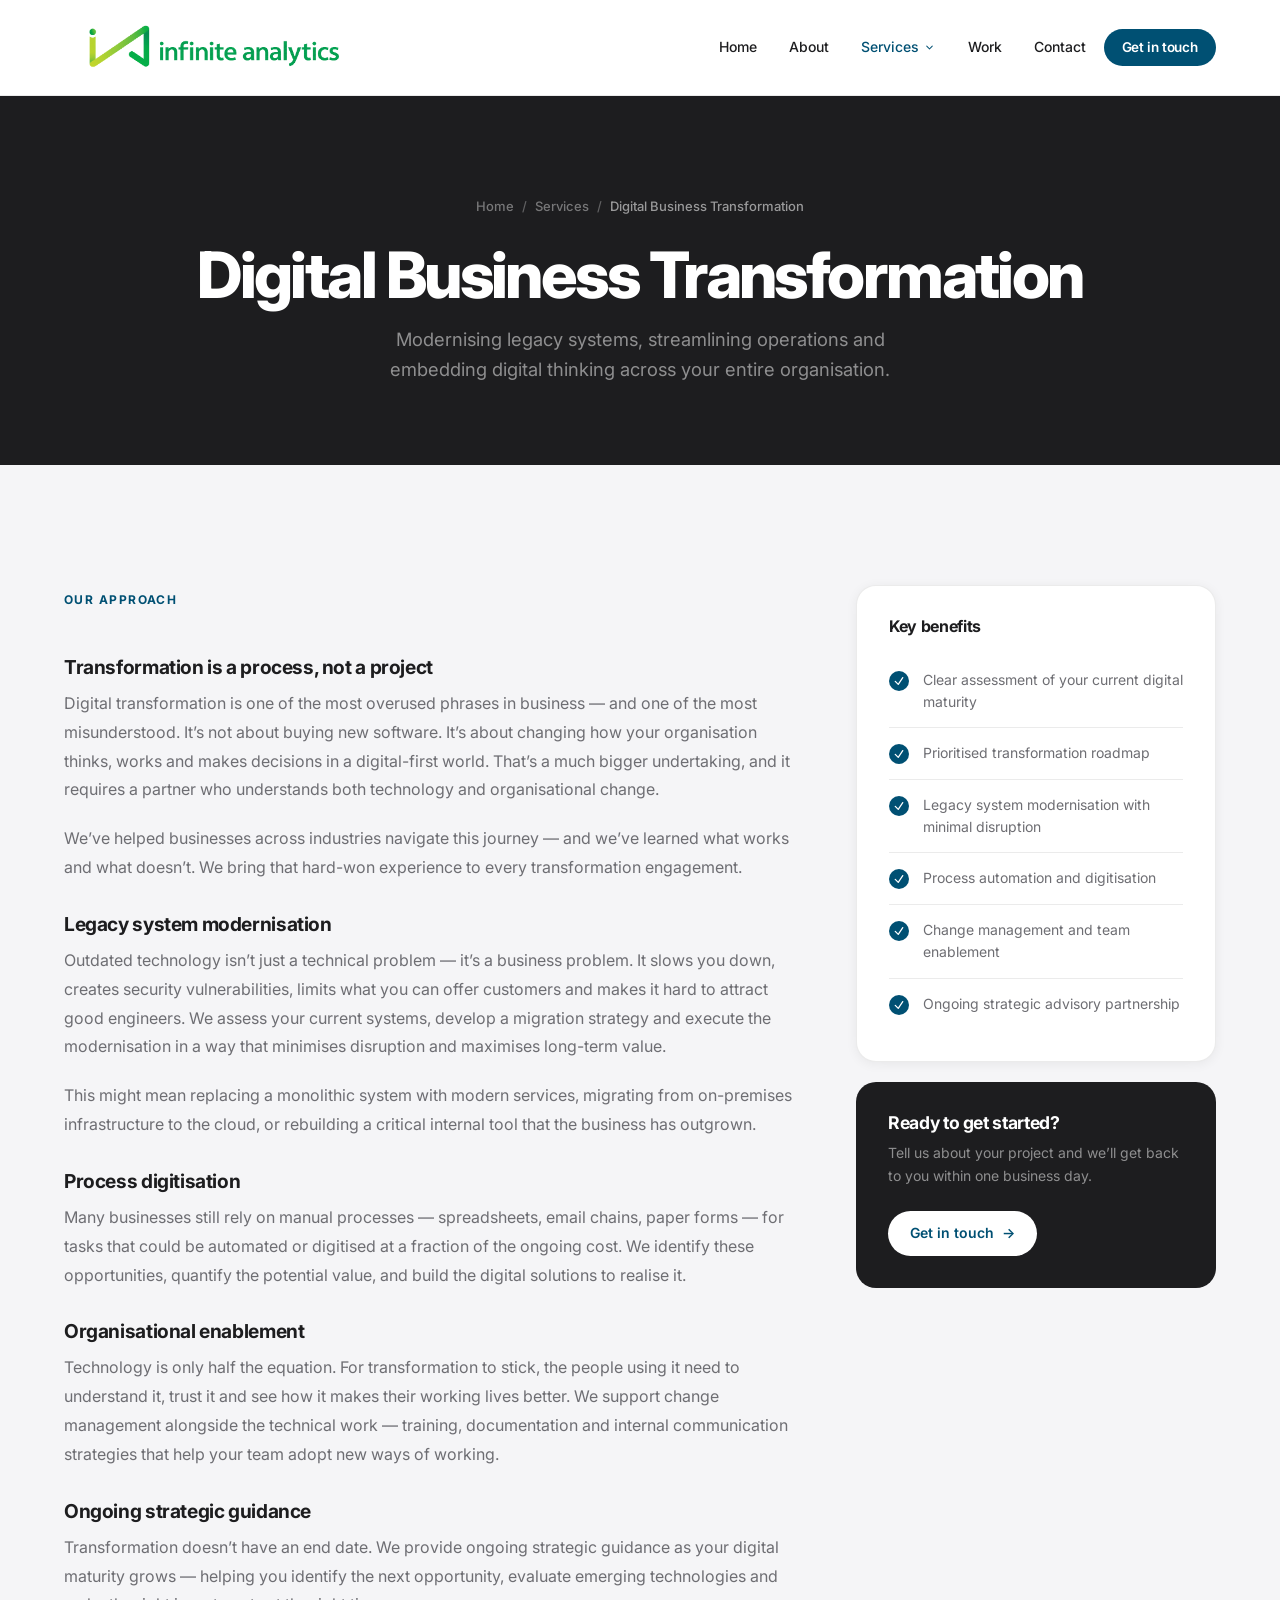
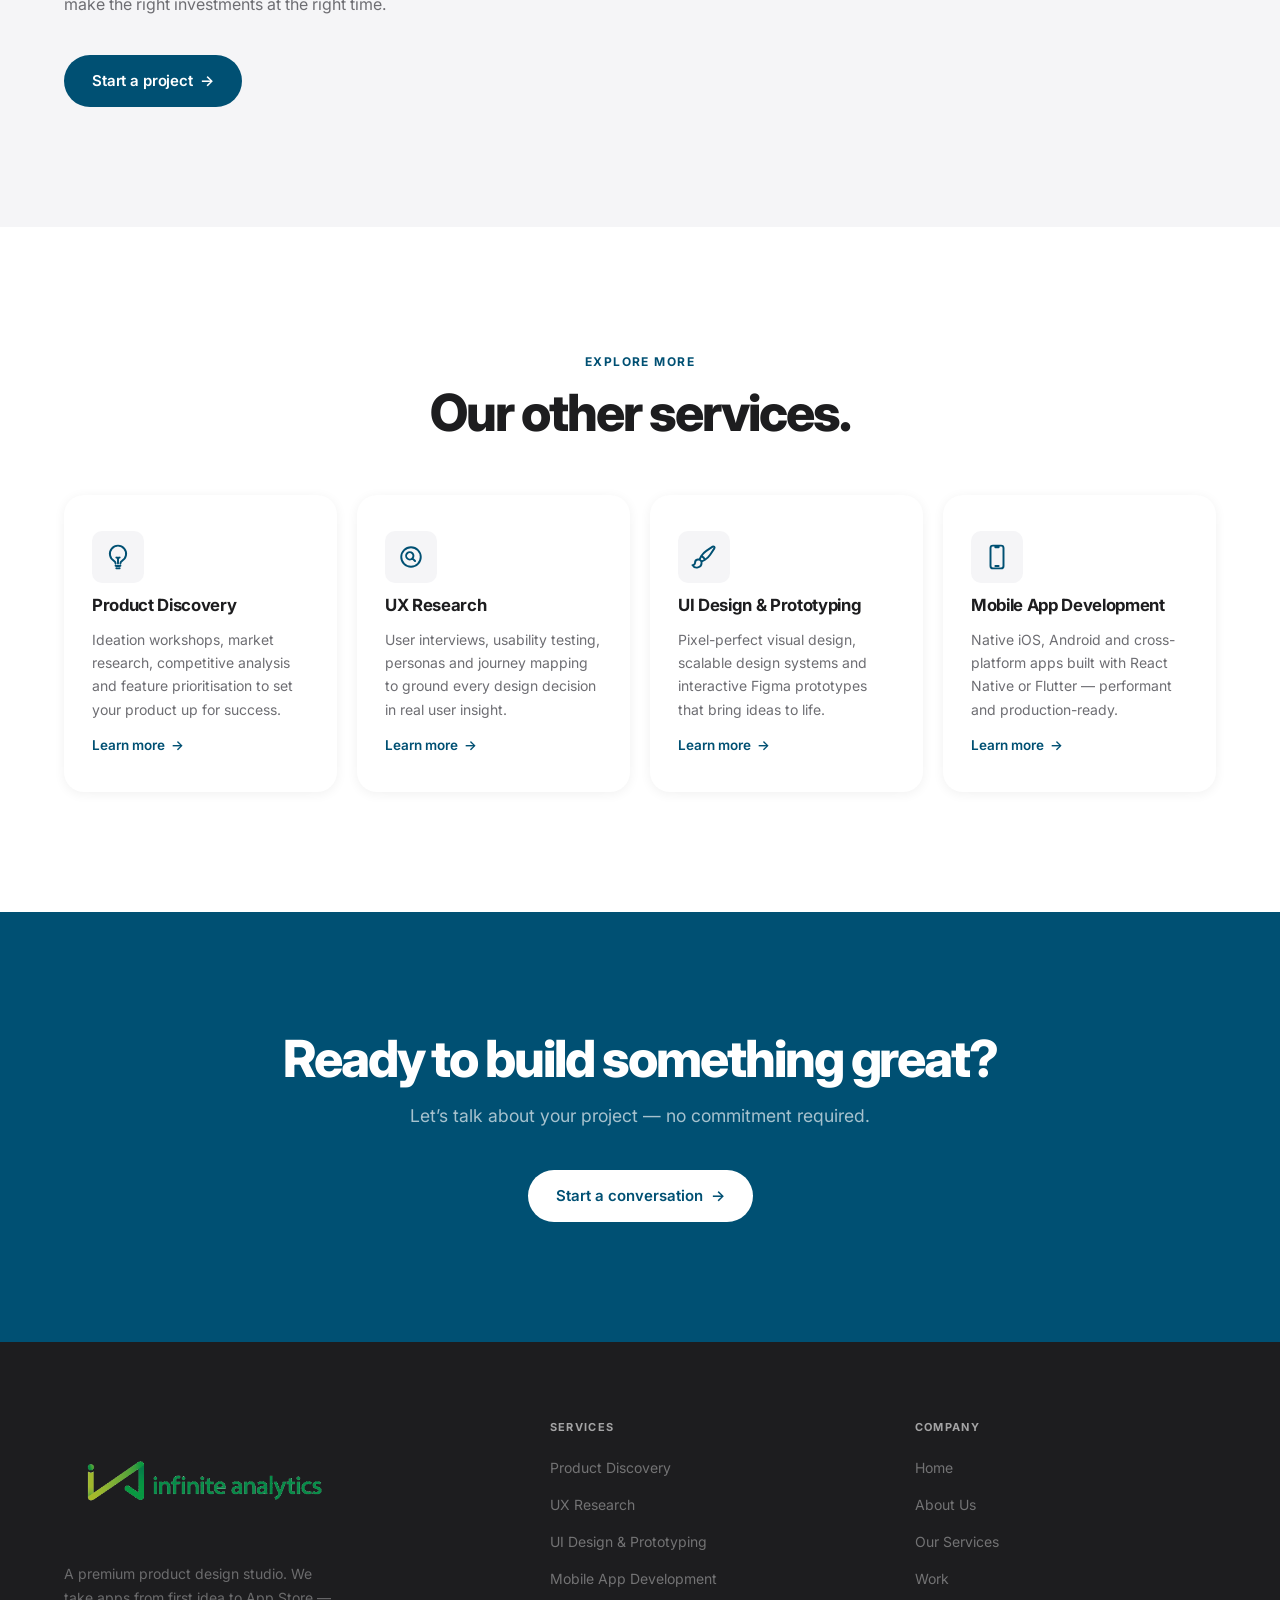
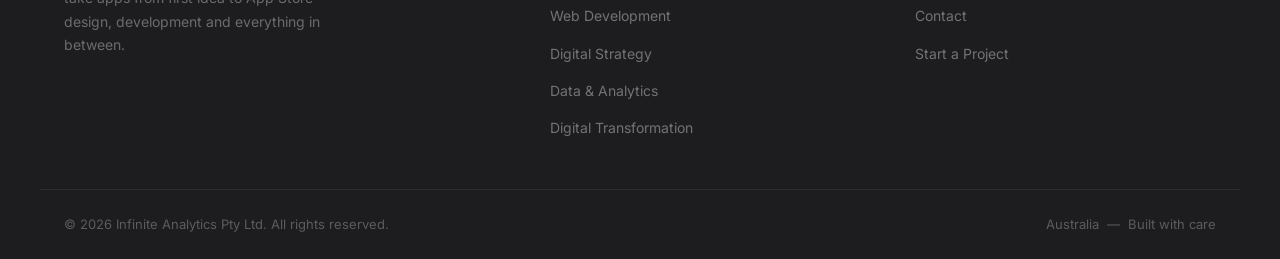
<file: strategy-digital-business-transformation.html>
<!DOCTYPE html>
<html lang="en">
<head>
  <meta charset="utf-8">
  <meta name="viewport" content="width=device-width, initial-scale=1">
  <meta name="description" content="Modernising legacy systems, streamlining operations and embedding digital thinking across your organisation — end-to-end digital transformation support.">
  <title>Digital Business Transformation — Infinite Analytics</title>
  <link rel="canonical" href="https://www.infiniteanalytics.com.au/strategy-digital-business-transformation">
  <meta property="og:type" content="website">
  <meta property="og:site_name" content="Infinite Analytics">
  <meta property="og:title" content="Digital Business Transformation — Infinite Analytics">
  <meta property="og:description" content="Modernising legacy systems, streamlining operations and embedding digital thinking across your organisation — end-to-end digital transformation support.">
  <meta property="og:url" content="https://www.infiniteanalytics.com.au/strategy-digital-business-transformation">
  <meta property="og:image" content="https://www.infiniteanalytics.com.au/images/logo-transparent.png">
  <link rel="preconnect" href="https://fonts.googleapis.com">
  <link rel="preconnect" href="https://fonts.gstatic.com" crossorigin>
  <link href="https://fonts.googleapis.com/css2?family=Inter:ital,opsz,wght@0,14..32,300;0,14..32,400;0,14..32,500;0,14..32,600;0,14..32,700;0,14..32,800;0,14..32,900;1,14..32,400&display=swap" rel="stylesheet">
  <link rel="stylesheet" href="/css/style.css">
  <link rel="icon" href="/images/logo.png">
</head>
<body>

<nav id="navbar">
  <div class="nav-inner">
    <a href="/" class="nav-logo"><img src="/images/logo-transparent.png" alt="Infinite Analytics"></a>
    <ul class="nav-links">
      <li><a href="/">Home</a></li>
      <li><a href="/about">About</a></li>
      <li class="nav-dropdown">
        <a href="/services" class="active">Services <svg xmlns="http://www.w3.org/2000/svg" width="13" height="13" viewBox="0 0 20 20" fill="currentColor"><path fill-rule="evenodd" d="M5.23 7.21a.75.75 0 011.06.02L10 11.168l3.71-3.938a.75.75 0 111.08 1.04l-4.25 4.5a.75.75 0 01-1.08 0l-4.25-4.5a.75.75 0 01.02-1.06z" clip-rule="evenodd"/></svg></a>
        <div class="dropdown-menu">
          <a href="/service-product-discovery">Product Discovery</a>
          <a href="/service-ux-research">UX Research</a>
          <a href="/service-ui-design">UI Design &amp; Prototyping</a>
          <a href="/service-mobile-app-development">Mobile App Development</a>
          <a href="/service-web-development">Web Development</a>
          <a href="/service-digital-strategy">Digital Strategy</a>
          <a href="/services-data-analytics">Data &amp; Analytics</a>
          <a href="/strategy-digital-business-transformation">Digital Business Transformation</a>
        </div>
      </li>
      <li><a href="/work">Work</a></li>
      <li><a href="/contact">Contact</a></li>
      <li><a href="/contact" class="nav-cta">Get in touch</a></li>
    </ul>
    <button class="menu-toggle" id="menuToggle" aria-label="Open menu" aria-expanded="false"><span></span><span></span><span></span></button>
  </div>
  <div class="mobile-nav" id="mobileNav" aria-hidden="true">
    <a href="/">Home</a><a href="/about">About</a><a href="/services">Services</a>
    <a href="/service-product-discovery" style="padding-left:36px;font-size:13.5px;color:rgba(29,29,31,0.55);">Product Discovery</a>
    <a href="/service-ux-research" style="padding-left:36px;font-size:13.5px;color:rgba(29,29,31,0.55);">UX Research</a>
    <a href="/service-ui-design" style="padding-left:36px;font-size:13.5px;color:rgba(29,29,31,0.55);">UI Design &amp; Prototyping</a>
    <a href="/service-mobile-app-development" style="padding-left:36px;font-size:13.5px;color:rgba(29,29,31,0.55);">Mobile App Development</a>
    <a href="/service-web-development" style="padding-left:36px;font-size:13.5px;color:rgba(29,29,31,0.55);">Web Development</a>
    <a href="/service-digital-strategy" style="padding-left:36px;font-size:13.5px;color:rgba(29,29,31,0.55);">Digital Strategy</a>
    <a href="/services-data-analytics" style="padding-left:36px;font-size:13.5px;color:rgba(29,29,31,0.55);">Data &amp; Analytics</a>
    <a href="/strategy-digital-business-transformation" style="padding-left:36px;font-size:13.5px;color:rgba(29,29,31,0.55);">Digital Business Transformation</a>
    <a href="/work">Work</a>
    <a href="/contact">Contact</a><a href="/contact" class="mobile-cta">Get in touch &rarr;</a>
  </div>
</nav>
<script>
(function(){var toggle=document.getElementById('menuToggle'),nav=document.getElementById('mobileNav');toggle.addEventListener('click',function(){var open=nav.classList.toggle('open');toggle.setAttribute('aria-expanded',open?'true':'false');nav.setAttribute('aria-hidden',open?'false':'true');});window.addEventListener('scroll',function(){document.getElementById('navbar').classList.toggle('scrolled',window.scrollY>20);},{passive:true});})();
</script>

<div class="page-header">
  <nav class="breadcrumb"><a href="/">Home</a><span>/</span><a href="/services">Services</a><span>/</span><span class="current">Digital Business Transformation</span></nav>
  <h1>Digital Business Transformation</h1>
  <p>Modernising legacy systems, streamlining operations and embedding digital thinking across your entire organisation.</p>
</div>

<section class="section section-alt">
  <div class="container">
    <div class="service-detail-grid">
      <div class="service-body fade-in">
        <span class="section-label">Our approach</span>
        <h3>Transformation is a process, not a project</h3>
        <p>Digital transformation is one of the most overused phrases in business — and one of the most misunderstood. It&rsquo;s not about buying new software. It&rsquo;s about changing how your organisation thinks, works and makes decisions in a digital-first world. That&rsquo;s a much bigger undertaking, and it requires a partner who understands both technology and organisational change.</p>
        <p>We&rsquo;ve helped businesses across industries navigate this journey — and we&rsquo;ve learned what works and what doesn&rsquo;t. We bring that hard-won experience to every transformation engagement.</p>
        <h3>Legacy system modernisation</h3>
        <p>Outdated technology isn&rsquo;t just a technical problem — it&rsquo;s a business problem. It slows you down, creates security vulnerabilities, limits what you can offer customers and makes it hard to attract good engineers. We assess your current systems, develop a migration strategy and execute the modernisation in a way that minimises disruption and maximises long-term value.</p>
        <p>This might mean replacing a monolithic system with modern services, migrating from on-premises infrastructure to the cloud, or rebuilding a critical internal tool that the business has outgrown.</p>
        <h3>Process digitisation</h3>
        <p>Many businesses still rely on manual processes — spreadsheets, email chains, paper forms — for tasks that could be automated or digitised at a fraction of the ongoing cost. We identify these opportunities, quantify the potential value, and build the digital solutions to realise it.</p>
        <h3>Organisational enablement</h3>
        <p>Technology is only half the equation. For transformation to stick, the people using it need to understand it, trust it and see how it makes their working lives better. We support change management alongside the technical work — training, documentation and internal communication strategies that help your team adopt new ways of working.</p>
        <h3>Ongoing strategic guidance</h3>
        <p>Transformation doesn&rsquo;t have an end date. We provide ongoing strategic guidance as your digital maturity grows — helping you identify the next opportunity, evaluate emerging technologies and make the right investments at the right time.</p>
        <div style="margin-top: 36px;"><a href="/contact" class="btn-primary">Start a project &nbsp;&rarr;</a></div>
      </div>
      <div class="fade-in delay-2">
        <div class="sidebar-card">
          <h4>Key benefits</h4>
          <ul class="benefit-list">
            <li class="benefit-item"><div class="benefit-check"><svg xmlns="http://www.w3.org/2000/svg" fill="none" viewBox="0 0 24 24" stroke-width="2.5" stroke="white" width="12" height="12"><path stroke-linecap="round" stroke-linejoin="round" d="M4.5 12.75l6 6 9-13.5"/></svg></div><p>Clear assessment of your current digital maturity</p></li>
            <li class="benefit-item"><div class="benefit-check"><svg xmlns="http://www.w3.org/2000/svg" fill="none" viewBox="0 0 24 24" stroke-width="2.5" stroke="white" width="12" height="12"><path stroke-linecap="round" stroke-linejoin="round" d="M4.5 12.75l6 6 9-13.5"/></svg></div><p>Prioritised transformation roadmap</p></li>
            <li class="benefit-item"><div class="benefit-check"><svg xmlns="http://www.w3.org/2000/svg" fill="none" viewBox="0 0 24 24" stroke-width="2.5" stroke="white" width="12" height="12"><path stroke-linecap="round" stroke-linejoin="round" d="M4.5 12.75l6 6 9-13.5"/></svg></div><p>Legacy system modernisation with minimal disruption</p></li>
            <li class="benefit-item"><div class="benefit-check"><svg xmlns="http://www.w3.org/2000/svg" fill="none" viewBox="0 0 24 24" stroke-width="2.5" stroke="white" width="12" height="12"><path stroke-linecap="round" stroke-linejoin="round" d="M4.5 12.75l6 6 9-13.5"/></svg></div><p>Process automation and digitisation</p></li>
            <li class="benefit-item"><div class="benefit-check"><svg xmlns="http://www.w3.org/2000/svg" fill="none" viewBox="0 0 24 24" stroke-width="2.5" stroke="white" width="12" height="12"><path stroke-linecap="round" stroke-linejoin="round" d="M4.5 12.75l6 6 9-13.5"/></svg></div><p>Change management and team enablement</p></li>
            <li class="benefit-item"><div class="benefit-check"><svg xmlns="http://www.w3.org/2000/svg" fill="none" viewBox="0 0 24 24" stroke-width="2.5" stroke="white" width="12" height="12"><path stroke-linecap="round" stroke-linejoin="round" d="M4.5 12.75l6 6 9-13.5"/></svg></div><p>Ongoing strategic advisory partnership</p></li>
          </ul>
        </div>
        <div class="sidebar-cta">
          <h4>Ready to get started?</h4>
          <p>Tell us about your project and we&rsquo;ll get back to you within one business day.</p>
          <a href="/contact" class="btn-white" style="font-size: 14px; padding: 11px 22px;">Get in touch &nbsp;&rarr;</a>
        </div>
      </div>
    </div>
  </div>
</section>

<section class="section">
  <div class="container">
    <div class="text-center fade-in" style="margin-bottom: 56px;"><span class="section-label">Explore more</span><h2 class="section-title">Our other services.</h2></div>
    <div class="services-grid">
      <a href="/service-product-discovery" class="service-card fade-in delay-1"><div class="service-icon"><svg xmlns="http://www.w3.org/2000/svg" fill="none" viewBox="0 0 24 24" stroke-width="1.8" stroke="currentColor" width="26" height="26"><path stroke-linecap="round" stroke-linejoin="round" d="M12 18v-5.25m0 0a6.01 6.01 0 001.5-.189m-1.5.189a6.01 6.01 0 01-1.5-.189m3.75 7.478a12.06 12.06 0 01-4.5 0m3.75 2.383a14.406 14.406 0 01-3 0M14.25 18v-.192c0-.983.658-1.823 1.508-2.316a7.5 7.5 0 10-7.517 0c.85.493 1.509 1.333 1.509 2.316V18"/></svg></div><h3>Product Discovery</h3><p>Ideation workshops, market research, competitive analysis and feature prioritisation to set your product up for success.</p><span class="card-link">Learn more &nbsp;&rarr;</span></a>
      <a href="/service-ux-research" class="service-card fade-in delay-2"><div class="service-icon"><svg xmlns="http://www.w3.org/2000/svg" fill="none" viewBox="0 0 24 24" stroke-width="1.8" stroke="currentColor" width="26" height="26"><path stroke-linecap="round" stroke-linejoin="round" d="M15.75 15.75l-2.489-2.489m0 0a3.375 3.375 0 10-4.773-4.773 3.375 3.375 0 004.774 4.774zM21 12a9 9 0 11-18 0 9 9 0 0118 0z"/></svg></div><h3>UX Research</h3><p>User interviews, usability testing, personas and journey mapping to ground every design decision in real user insight.</p><span class="card-link">Learn more &nbsp;&rarr;</span></a>
      <a href="/service-ui-design" class="service-card fade-in delay-3"><div class="service-icon"><svg xmlns="http://www.w3.org/2000/svg" fill="none" viewBox="0 0 24 24" stroke-width="1.8" stroke="currentColor" width="26" height="26"><path stroke-linecap="round" stroke-linejoin="round" d="M9.53 16.122a3 3 0 00-5.78 1.128 2.25 2.25 0 01-2.4 2.245 4.5 4.5 0 008.4-2.245c0-.399-.078-.78-.22-1.128zm0 0a15.998 15.998 0 003.388-1.62m-5.043-.025a15.994 15.994 0 011.622-3.395m3.42 3.42a15.995 15.995 0 004.764-4.648l3.876-5.814a1.151 1.151 0 00-1.597-1.597L14.146 6.32a15.996 15.996 0 00-4.649 4.763m3.42 3.42a6.776 6.776 0 00-3.42-3.42"/></svg></div><h3>UI Design &amp; Prototyping</h3><p>Pixel-perfect visual design, scalable design systems and interactive Figma prototypes that bring ideas to life.</p><span class="card-link">Learn more &nbsp;&rarr;</span></a>
      <a href="/service-mobile-app-development" class="service-card fade-in delay-4"><div class="service-icon"><svg xmlns="http://www.w3.org/2000/svg" fill="none" viewBox="0 0 24 24" stroke-width="1.8" stroke="currentColor" width="26" height="26"><path stroke-linecap="round" stroke-linejoin="round" d="M10.5 1.5H8.25A2.25 2.25 0 006 3.75v16.5a2.25 2.25 0 002.25 2.25h7.5A2.25 2.25 0 0018 20.25V3.75a2.25 2.25 0 00-2.25-2.25H13.5m-3 0V3h3V1.5m-3 0h3m-3 18.75h3"/></svg></div><h3>Mobile App Development</h3><p>Native iOS, Android and cross-platform apps built with React Native or Flutter — performant and production-ready.</p><span class="card-link">Learn more &nbsp;&rarr;</span></a>
    </div>
  </div>
</section>

<section class="cta-section">
  <div class="container">
    <h2 class="fade-in">Ready to build something great?</h2>
    <p class="fade-in delay-1">Let&rsquo;s talk about your project &mdash; no commitment required.</p>
    <a href="/contact" class="btn-white fade-in delay-2">Start a conversation &nbsp;&rarr;</a>
  </div>
</section>

<footer>
  <div class="footer-inner">
    <div class="footer-brand"><img src="/images/logo-transparent.png" alt="Infinite Analytics"><p>A premium product design studio. We take apps from first idea to App Store — design, development and everything in between.</p></div>
    <div class="footer-col"><h5>Services</h5><ul><li><a href="/service-product-discovery">Product Discovery</a></li><li><a href="/service-ux-research">UX Research</a></li><li><a href="/service-ui-design">UI Design &amp; Prototyping</a></li><li><a href="/service-mobile-app-development">Mobile App Development</a></li><li><a href="/service-web-development">Web Development</a></li><li><a href="/service-digital-strategy">Digital Strategy</a></li><li><a href="/services-data-analytics">Data &amp; Analytics</a></li><li><a href="/strategy-digital-business-transformation">Digital Transformation</a></li></ul></div>
    <div class="footer-col"><h5>Company</h5><ul><li><a href="/">Home</a></li><li><a href="/about">About Us</a></li><li><a href="/services">Our Services</a></li><li><a href="/work">Work</a></li>
      <li><a href="/contact">Contact</a></li><li><a href="/contact">Start a Project</a></li></ul></div>
  </div>
  <div class="footer-bottom"><p>&copy; 2026 Infinite Analytics Pty Ltd. All rights reserved.</p><p>Australia &nbsp;&mdash;&nbsp; Built with care</p></div>
</footer>
<script>
(function(){var elements=document.querySelectorAll('.fade-in');if(!elements.length)return;var observer=new IntersectionObserver(function(entries){entries.forEach(function(entry){if(entry.isIntersecting){entry.target.classList.add('visible');observer.unobserve(entry.target);}});},{threshold:0.12,rootMargin:'0px 0px -40px 0px'});elements.forEach(function(el){observer.observe(el);});})();
</script>
</body>
</html>
</file>
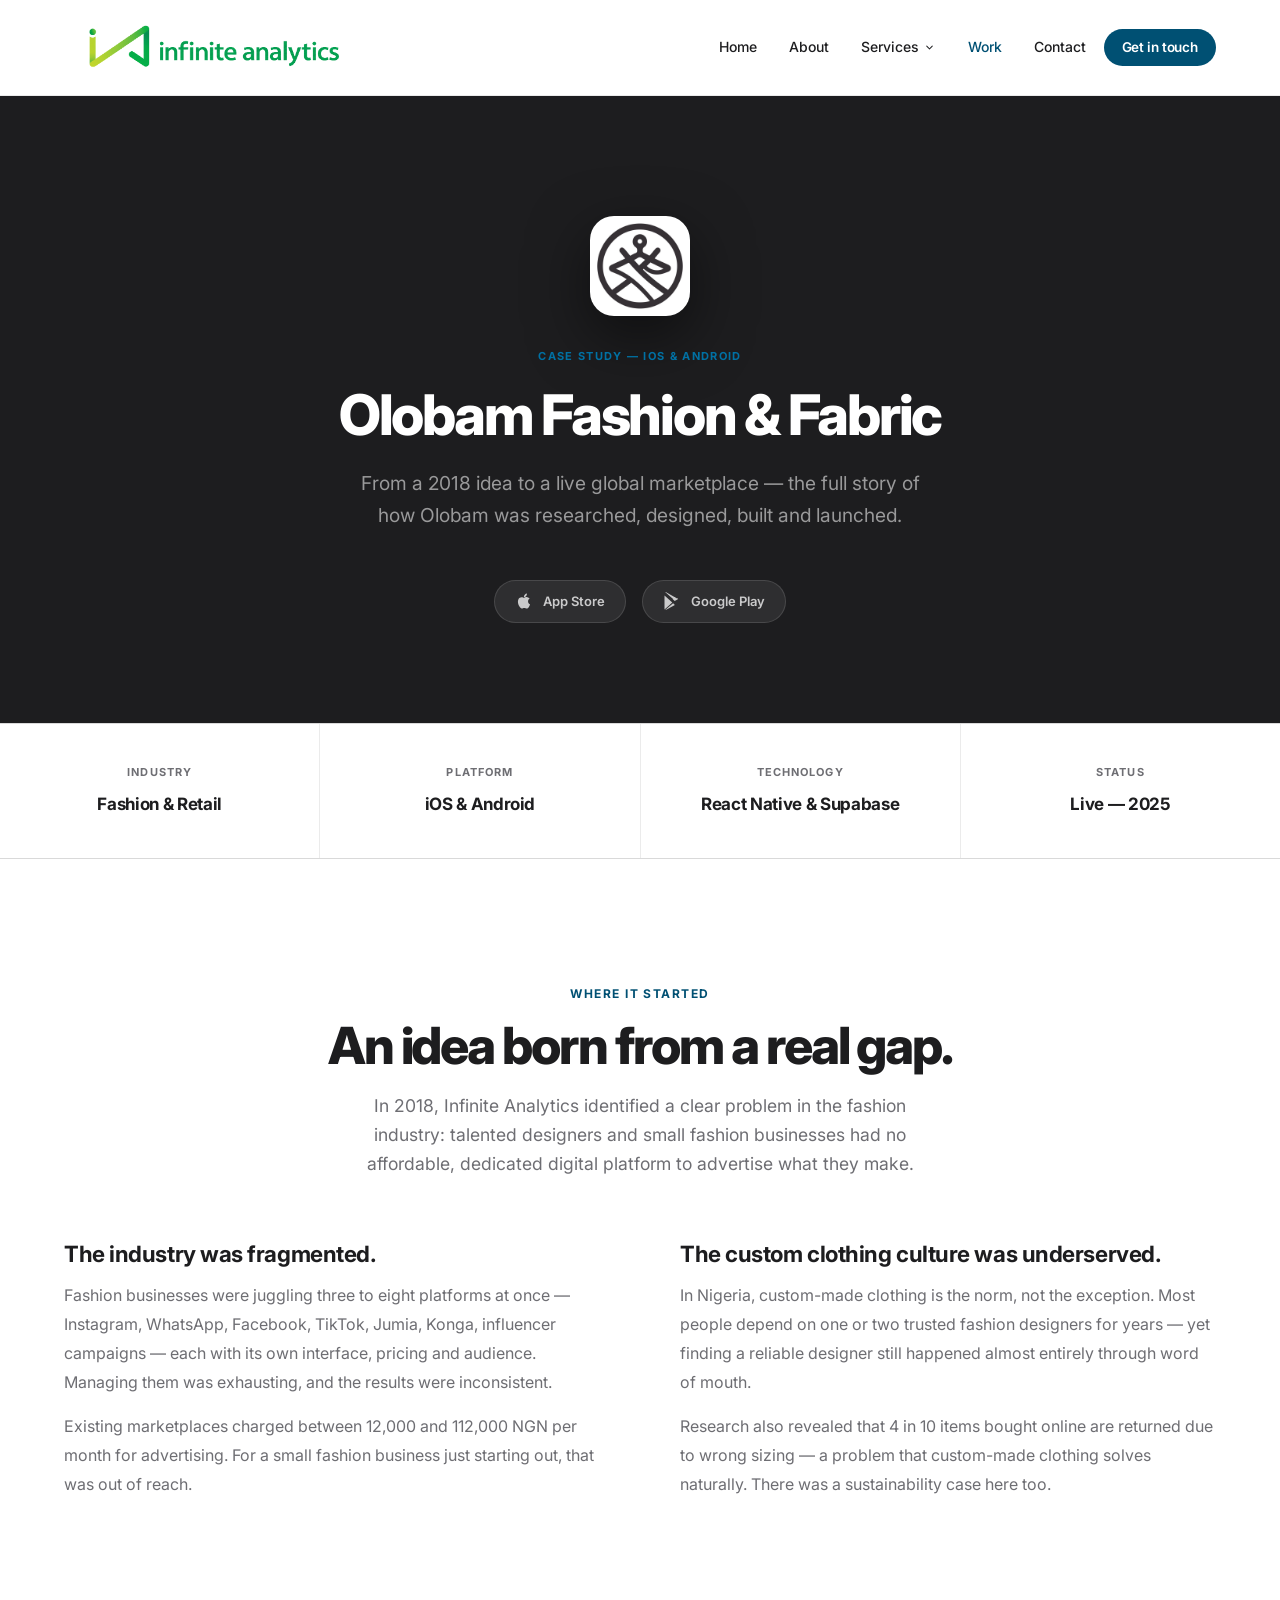
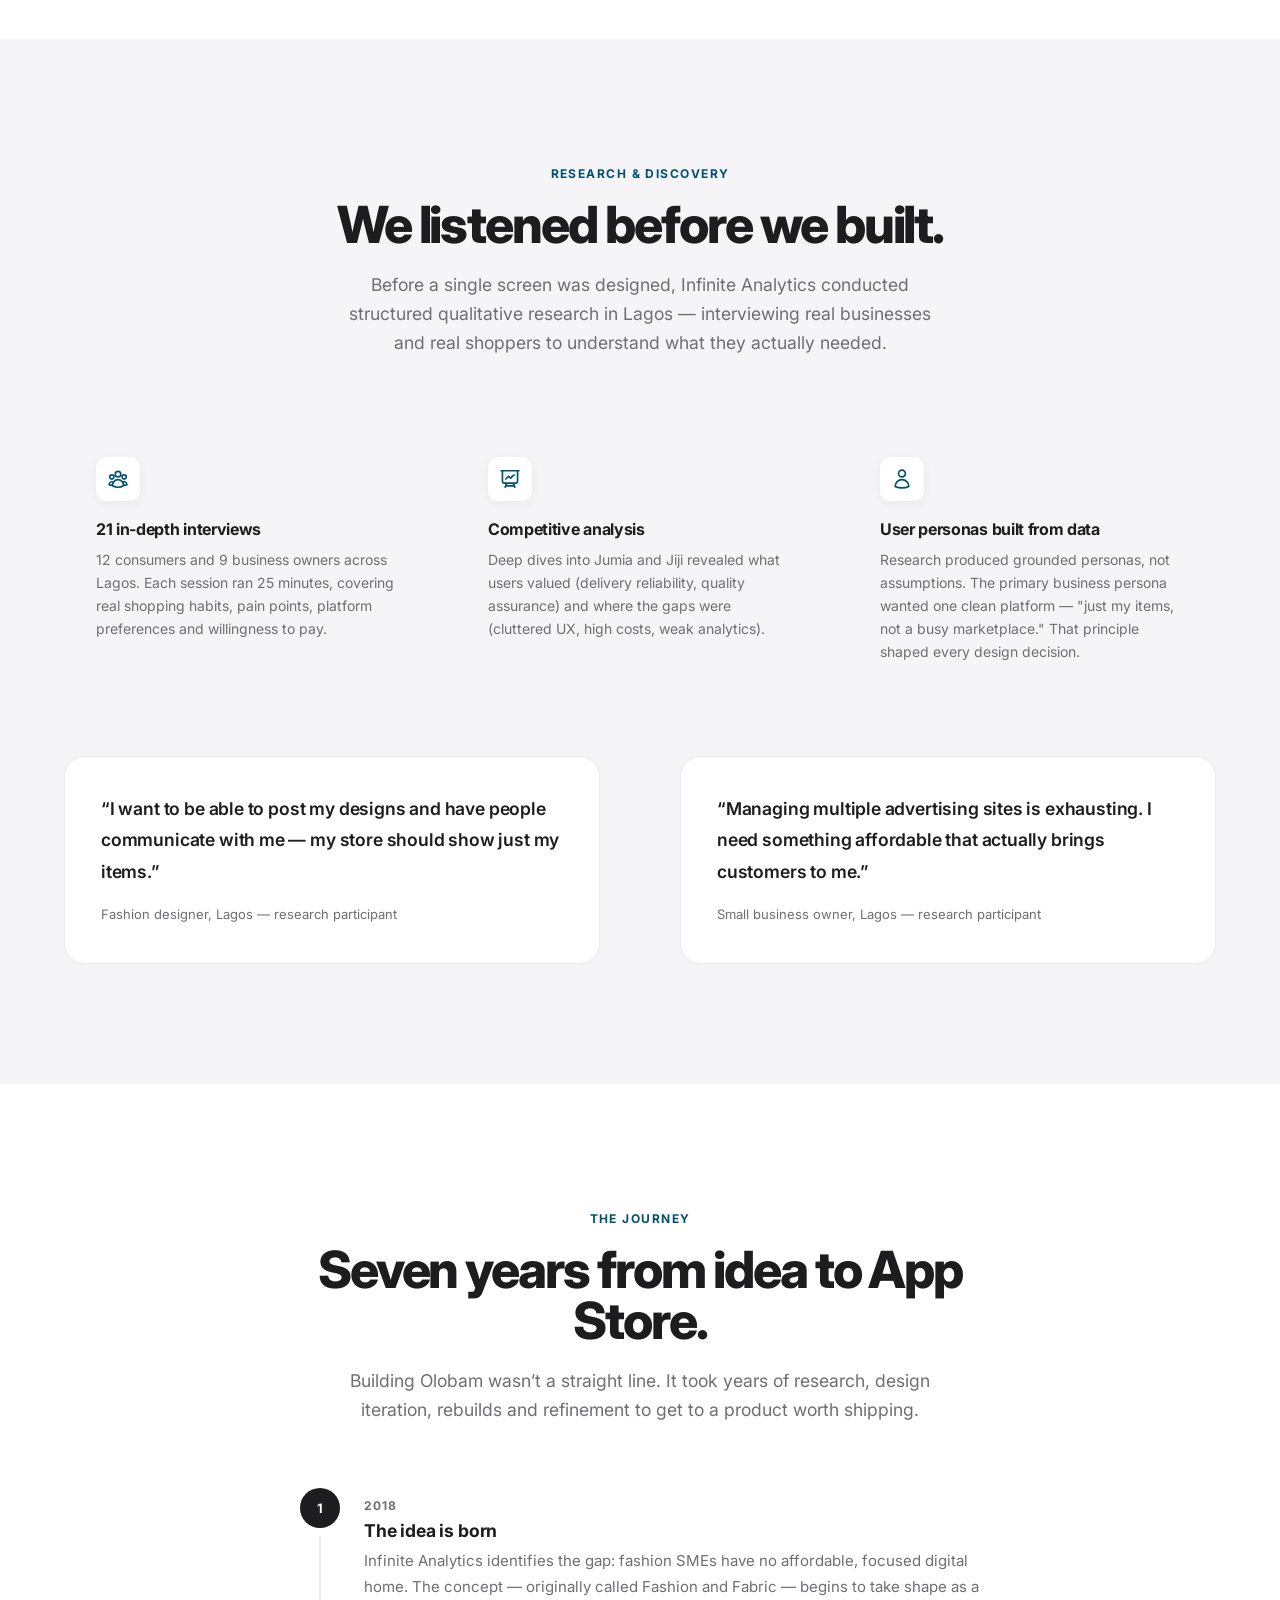
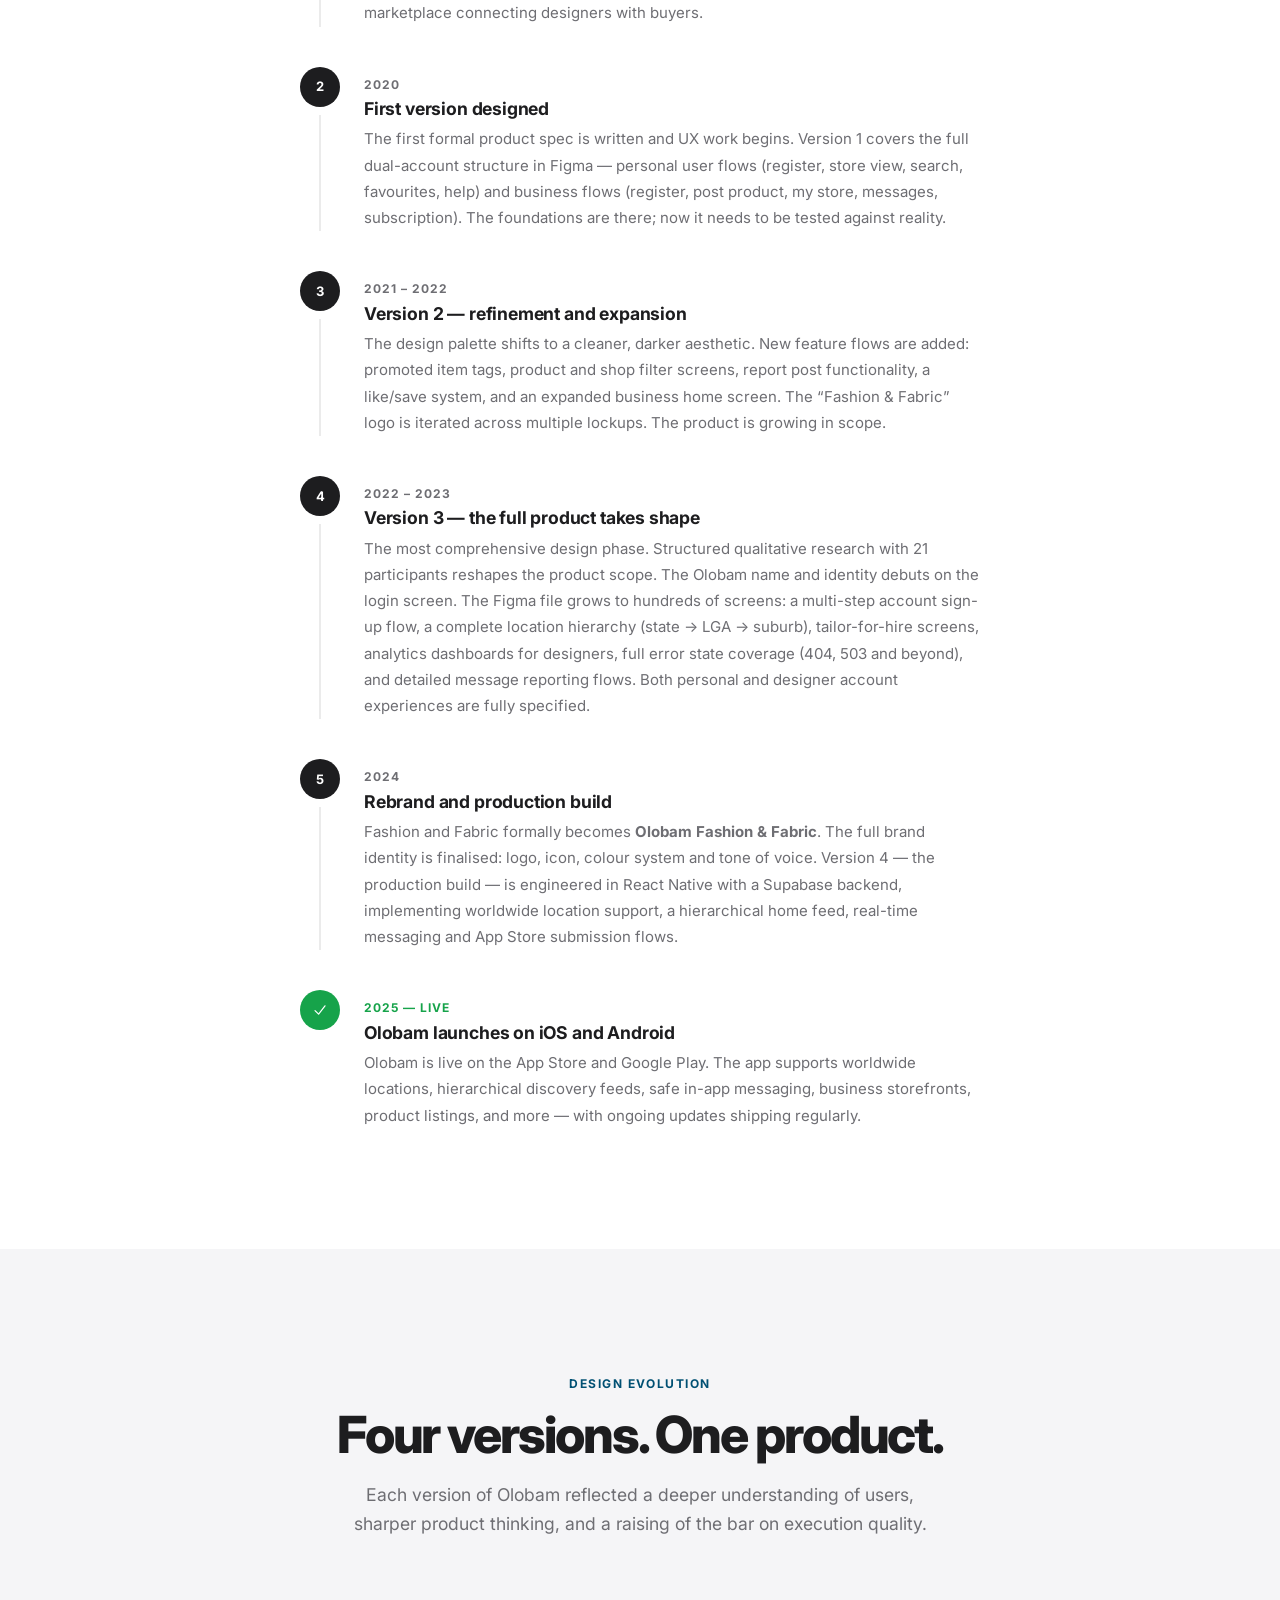
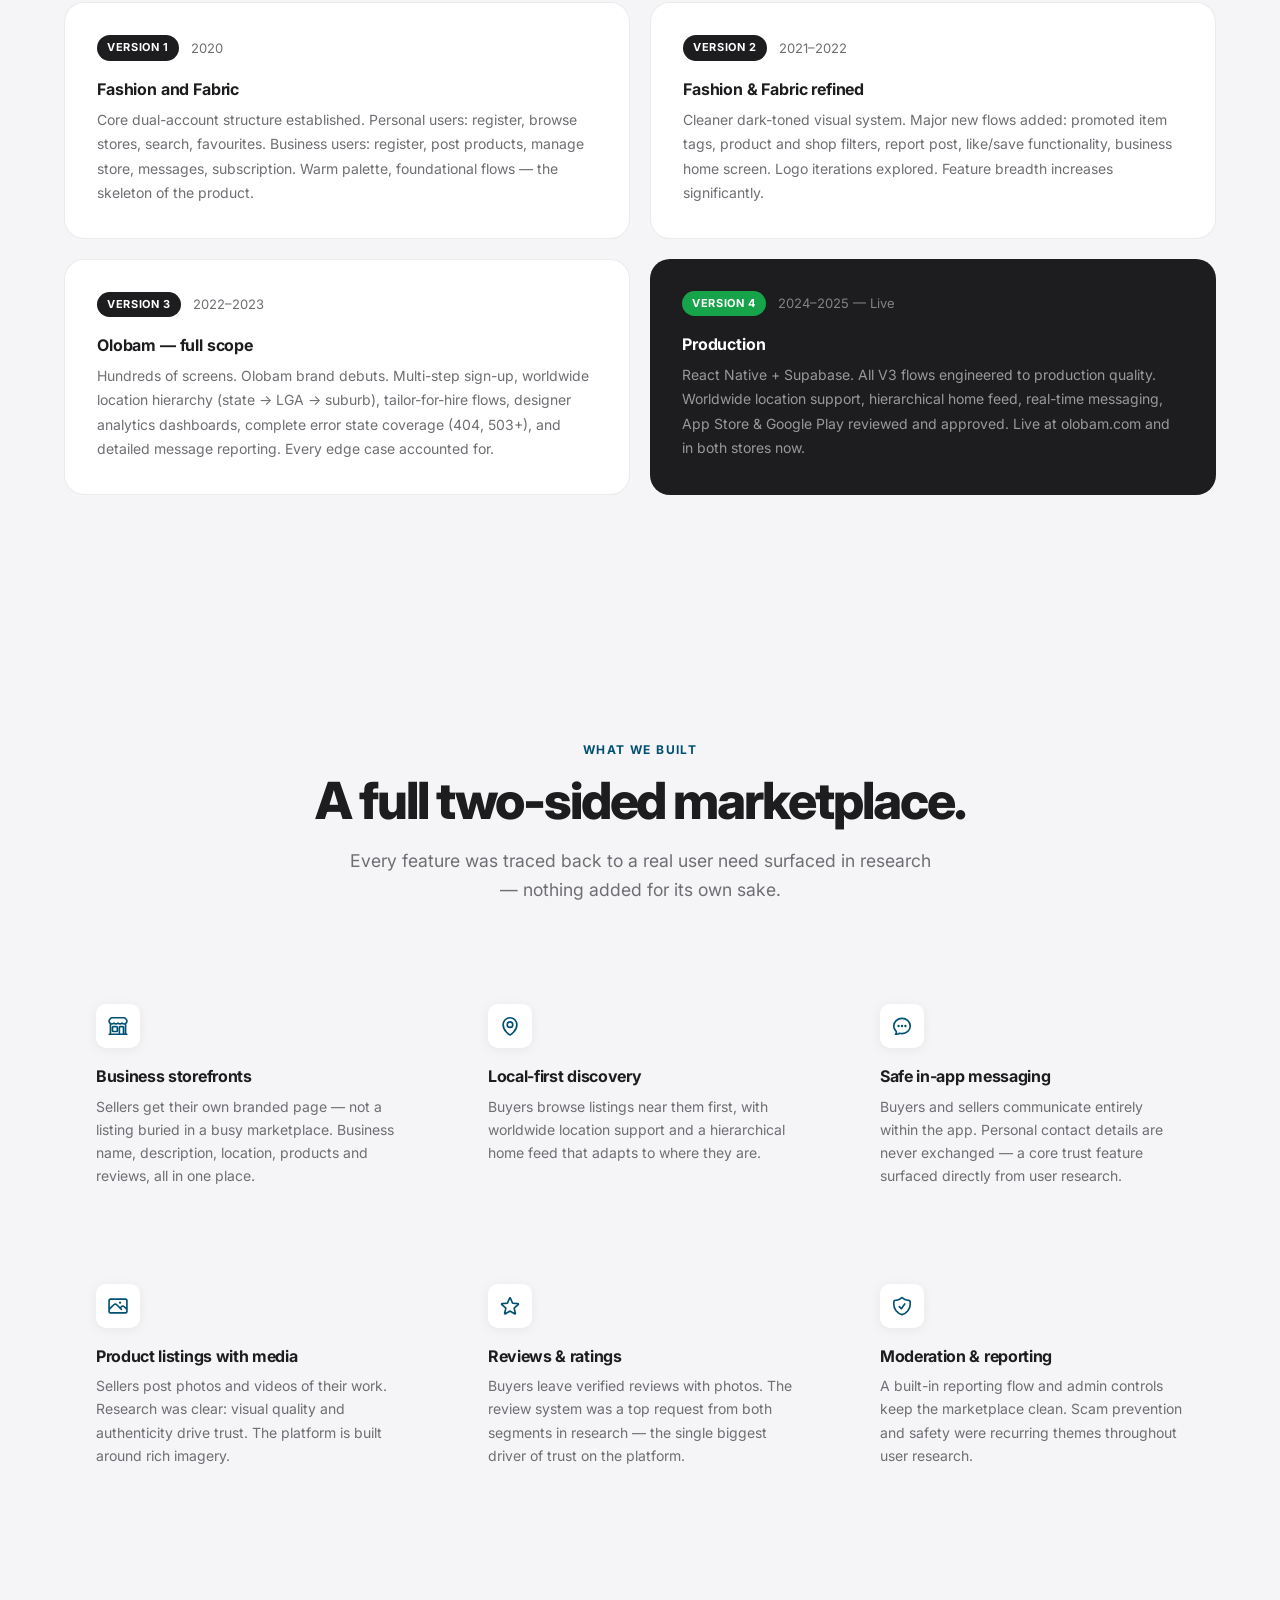
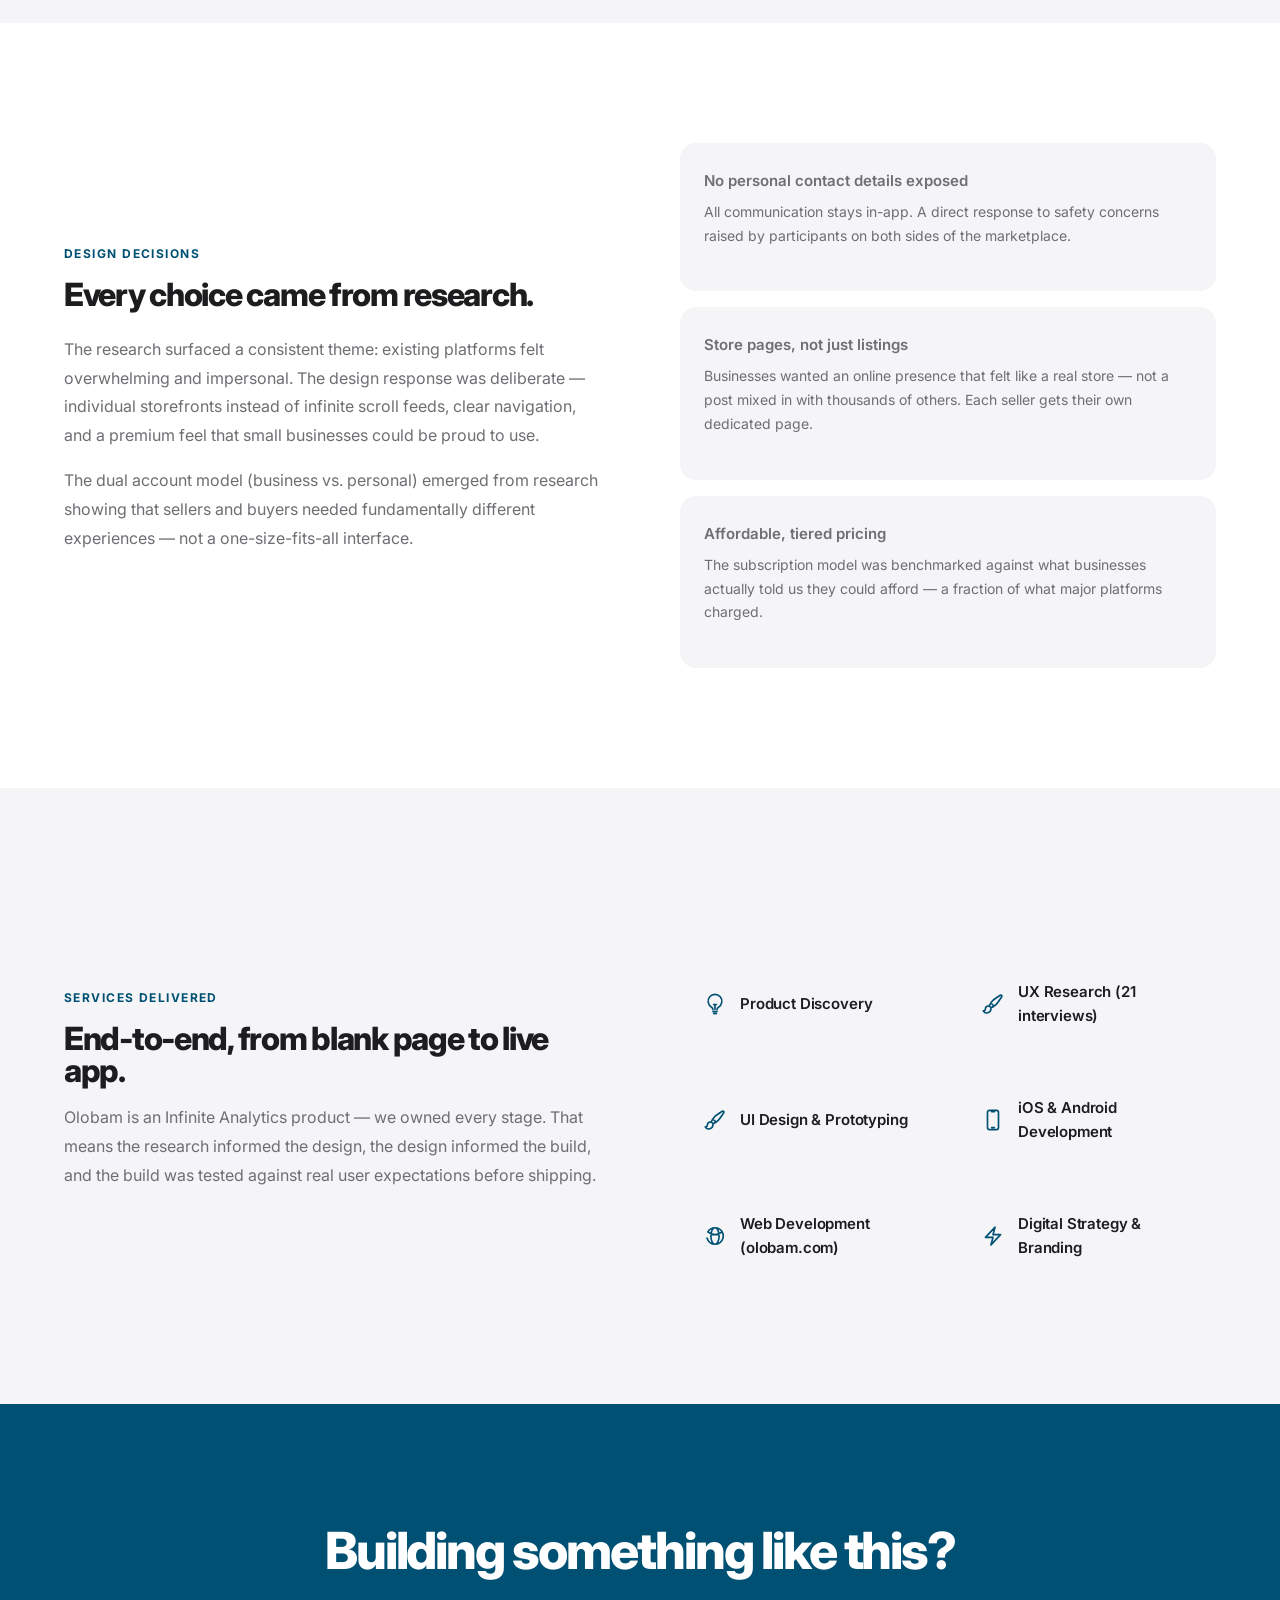
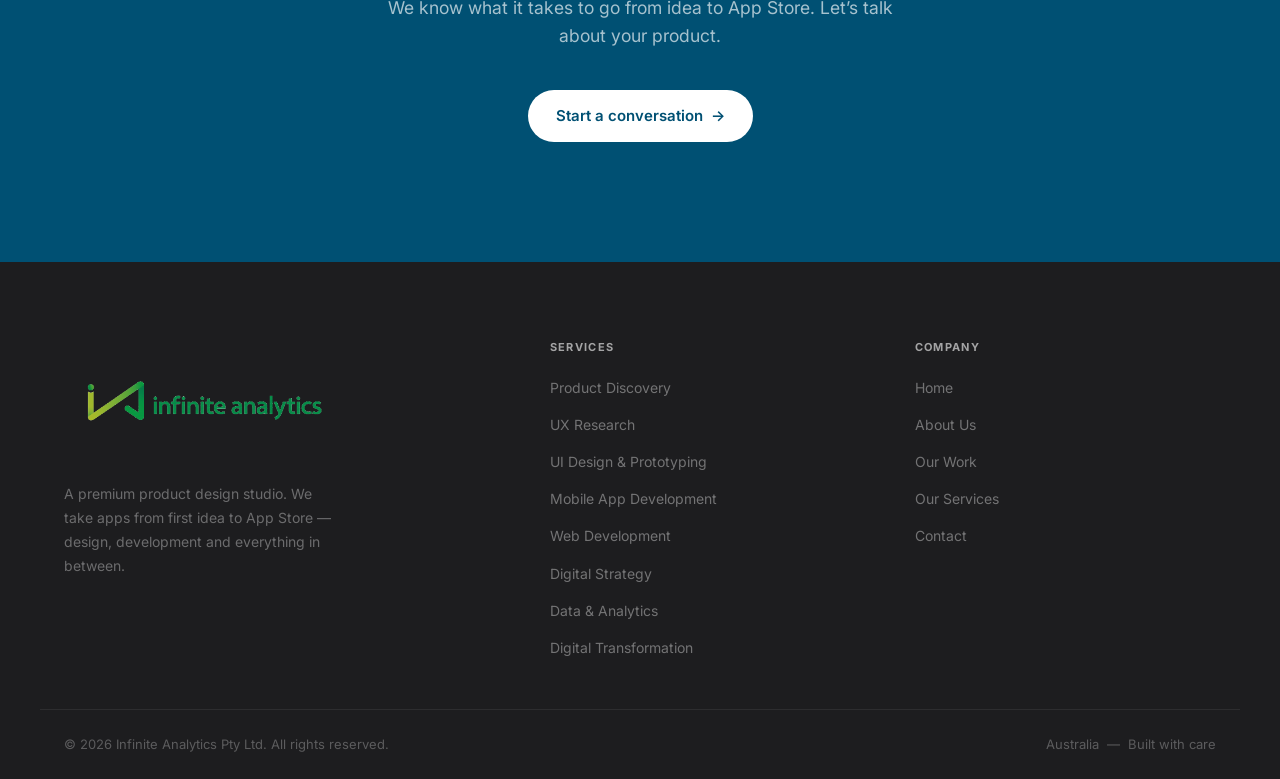
<file: work/olobam.html>
<!DOCTYPE html>
<html lang="en">
<head>
  <meta charset="utf-8">
  <meta name="viewport" content="width=device-width, initial-scale=1">
  <meta name="description" content="How Olobam went from a 2018 idea to a live iOS and Android marketplace for fashion, accessories and fabrics — the full story by Infinite Analytics.">
  <title>Olobam Fashion &amp; Fabric — Case Study | Infinite Analytics</title>
  <link rel="canonical" href="https://www.infiniteanalytics.com.au/work/olobam">
  <meta property="og:type" content="website">
  <meta property="og:site_name" content="Infinite Analytics">
  <meta property="og:title" content="Olobam Fashion & Fabric — Case Study | Infinite Analytics">
  <meta property="og:description" content="How Olobam went from a 2018 idea to a live iOS and Android marketplace for fashion, accessories and fabrics — the full story by Infinite Analytics.">
  <meta property="og:url" content="https://www.infiniteanalytics.com.au/work/olobam">
  <meta property="og:image" content="https://www.infiniteanalytics.com.au/images/logo-transparent.png">
  <link rel="preconnect" href="https://fonts.googleapis.com">
  <link rel="preconnect" href="https://fonts.gstatic.com" crossorigin>
  <link href="https://fonts.googleapis.com/css2?family=Inter:ital,opsz,wght@0,14..32,300;0,14..32,400;0,14..32,500;0,14..32,600;0,14..32,700;0,14..32,800;0,14..32,900;1,14..32,400&display=swap" rel="stylesheet">
  <link rel="stylesheet" href="/css/style.css">
  <link rel="icon" href="/images/logo.png">
</head>
<body>

<nav id="navbar">
  <div class="nav-inner">
    <a href="/" class="nav-logo"><img src="/images/logo-transparent.png" alt="Infinite Analytics"></a>
    <ul class="nav-links">
      <li><a href="/">Home</a></li>
      <li><a href="/about">About</a></li>
      <li class="nav-dropdown">
        <a href="/services">Services <svg xmlns="http://www.w3.org/2000/svg" width="13" height="13" viewBox="0 0 20 20" fill="currentColor"><path fill-rule="evenodd" d="M5.23 7.21a.75.75 0 011.06.02L10 11.168l3.71-3.938a.75.75 0 111.08 1.04l-4.25 4.5a.75.75 0 01-1.08 0l-4.25-4.5a.75.75 0 01.02-1.06z" clip-rule="evenodd"/></svg></a>
        <div class="dropdown-menu">
          <a href="/service-product-discovery">Product Discovery</a>
          <a href="/service-ux-research">UX Research</a>
          <a href="/service-ui-design">UI Design &amp; Prototyping</a>
          <a href="/service-mobile-app-development">Mobile App Development</a>
          <a href="/service-web-development">Web Development</a>
          <a href="/service-digital-strategy">Digital Strategy</a>
          <a href="/services-data-analytics">Data &amp; Analytics</a>
          <a href="/strategy-digital-business-transformation">Digital Business Transformation</a>
        </div>
      </li>
      <li><a href="/work" class="active">Work</a></li>
      <li><a href="/contact">Contact</a></li>
      <li><a href="/contact" class="nav-cta">Get in touch</a></li>
    </ul>
    <button class="menu-toggle" id="menuToggle" aria-label="Open menu" aria-expanded="false"><span></span><span></span><span></span></button>
  </div>
  <div class="mobile-nav" id="mobileNav" aria-hidden="true">
    <a href="/">Home</a>
    <a href="/about">About</a>
    <a href="/services">Services</a>
    <a href="/service-product-discovery" style="padding-left:36px;font-size:13.5px;color:rgba(29,29,31,0.55);">Product Discovery</a>
    <a href="/service-ux-research" style="padding-left:36px;font-size:13.5px;color:rgba(29,29,31,0.55);">UX Research</a>
    <a href="/service-ui-design" style="padding-left:36px;font-size:13.5px;color:rgba(29,29,31,0.55);">UI Design &amp; Prototyping</a>
    <a href="/service-mobile-app-development" style="padding-left:36px;font-size:13.5px;color:rgba(29,29,31,0.55);">Mobile App Development</a>
    <a href="/service-web-development" style="padding-left:36px;font-size:13.5px;color:rgba(29,29,31,0.55);">Web Development</a>
    <a href="/service-digital-strategy" style="padding-left:36px;font-size:13.5px;color:rgba(29,29,31,0.55);">Digital Strategy</a>
    <a href="/services-data-analytics" style="padding-left:36px;font-size:13.5px;color:rgba(29,29,31,0.55);">Data &amp; Analytics</a>
    <a href="/strategy-digital-business-transformation" style="padding-left:36px;font-size:13.5px;color:rgba(29,29,31,0.55);">Digital Business Transformation</a>
    <a href="/work">Work</a>
    <a href="/contact">Contact</a>
    <a href="/contact" class="mobile-cta">Get in touch &rarr;</a>
  </div>
</nav>
<script>
(function(){
  var toggle=document.getElementById('menuToggle'),nav=document.getElementById('mobileNav');
  toggle.addEventListener('click',function(){var open=nav.classList.toggle('open');toggle.setAttribute('aria-expanded',open?'true':'false');nav.setAttribute('aria-hidden',open?'false':'true');});
  window.addEventListener('scroll',function(){document.getElementById('navbar').classList.toggle('scrolled',window.scrollY>20);},{passive:true});
})();
</script>

<!-- HERO -->
<section class="case-hero">
  <div class="case-hero-inner fade-in">
    <div class="case-hero-icon">
      <img src="/images/olobam-icon.png" alt="Olobam app icon">
    </div>
    <span class="case-hero-eyebrow">Case Study &mdash; iOS &amp; Android</span>
    <h1>Olobam Fashion &amp; Fabric</h1>
    <p class="case-hero-sub">From a 2018 idea to a live global marketplace &mdash; the full story of how Olobam was researched, designed, built and launched.</p>
    <div class="case-hero-badges">
      <a href="https://apps.apple.com/us/app/olobam-fashion-and-fabric/id6761603416" target="_blank" rel="noopener" class="store-badge">
        <svg xmlns="http://www.w3.org/2000/svg" width="18" height="18" fill="currentColor" viewBox="0 0 24 24"><path d="M18.71 19.5c-.83 1.24-1.71 2.45-3.05 2.47-1.34.03-1.77-.79-3.29-.79-1.53 0-2 .77-3.27.82-1.31.05-2.3-1.32-3.14-2.53C4.25 17 2.94 12.45 4.7 9.39c.87-1.52 2.43-2.48 4.12-2.51 1.28-.02 2.5.87 3.29.87.78 0 2.26-1.07 3.8-.91.65.03 2.47.26 3.64 1.98-.09.06-2.17 1.28-2.15 3.81.03 3.02 2.65 4.03 2.68 4.04-.03.07-.42 1.44-1.38 2.83M13 3.5c.73-.83 1.94-1.46 2.94-1.5.13 1.17-.34 2.35-1.04 3.19-.69.85-1.83 1.51-2.95 1.42-.15-1.15.41-2.35 1.05-3.11z"/></svg>
        App Store
      </a>
      <a href="https://play.google.com/store/apps/details?id=com.infiniteanalytics.olobamfnf&hl=en" target="_blank" rel="noopener" class="store-badge">
        <svg xmlns="http://www.w3.org/2000/svg" width="18" height="18" fill="currentColor" viewBox="0 0 24 24"><path d="M3.18 23.76c.33.18.7.2 1.05.04l11.63-6.43-2.38-2.39-10.3 8.78zm-1.18-19.26v18.99l10.38-9.5L2 4.5zM19.34 8.9 15.5 6.75 12.84 9.4l2.67 2.67 3.83-2.16c.96-.55.96-2.01 0-2.01zM4.23.23c-.35-.18-.72-.16-1.05.04L13.46 9.4l2.39-2.38L4.23.23z"/></svg>
        Google Play
      </a>
    </div>
  </div>
</section>

<!-- META BAR -->
<div class="case-meta">
  <div class="case-meta-item">
    <span class="case-meta-label">Industry</span>
    <span class="case-meta-value">Fashion &amp; Retail</span>
  </div>
  <div class="case-meta-item">
    <span class="case-meta-label">Platform</span>
    <span class="case-meta-value">iOS &amp; Android</span>
  </div>
  <div class="case-meta-item">
    <span class="case-meta-label">Technology</span>
    <span class="case-meta-value">React Native &amp; Supabase</span>
  </div>
  <div class="case-meta-item">
    <span class="case-meta-label">Status</span>
    <span class="case-meta-value">Live &mdash; 2025</span>
  </div>
</div>

<!-- THE ORIGIN -->
<section class="section">
  <div class="container">
    <div class="text-center fade-in" style="max-width:720px;margin:0 auto 56px;">
      <span class="section-label">Where it started</span>
      <h2 class="section-title">An idea born from a real gap.</h2>
      <p class="section-subtitle">In 2018, Infinite Analytics identified a clear problem in the fashion industry: talented designers and small fashion businesses had no affordable, dedicated digital platform to advertise what they make.</p>
    </div>
    <div class="split-grid fade-in">
      <div>
        <h3 style="font-size:1.4rem;font-weight:700;margin-bottom:16px;letter-spacing:-0.02em;">The industry was fragmented.</h3>
        <p style="color:var(--ia-muted);line-height:1.8;margin-bottom:16px;">Fashion businesses were juggling three to eight platforms at once &mdash; Instagram, WhatsApp, Facebook, TikTok, Jumia, Konga, influencer campaigns &mdash; each with its own interface, pricing and audience. Managing them was exhausting, and the results were inconsistent.</p>
        <p style="color:var(--ia-muted);line-height:1.8;">Existing marketplaces charged between 12,000 and 112,000 NGN per month for advertising. For a small fashion business just starting out, that was out of reach.</p>
      </div>
      <div>
        <h3 style="font-size:1.4rem;font-weight:700;margin-bottom:16px;letter-spacing:-0.02em;">The custom clothing culture was underserved.</h3>
        <p style="color:var(--ia-muted);line-height:1.8;margin-bottom:16px;">In Nigeria, custom-made clothing is the norm, not the exception. Most people depend on one or two trusted fashion designers for years &mdash; yet finding a reliable designer still happened almost entirely through word of mouth.</p>
        <p style="color:var(--ia-muted);line-height:1.8;">Research also revealed that 4 in 10 items bought online are returned due to wrong sizing &mdash; a problem that custom-made clothing solves naturally. There was a sustainability case here too.</p>
      </div>
    </div>
  </div>
</section>

<!-- RESEARCH -->
<section class="section section-alt">
  <div class="container">
    <div class="text-center fade-in" style="max-width:720px;margin:0 auto 56px;">
      <span class="section-label">Research &amp; discovery</span>
      <h2 class="section-title">We listened before we built.</h2>
      <p class="section-subtitle">Before a single screen was designed, Infinite Analytics conducted structured qualitative research in Lagos &mdash; interviewing real businesses and real shoppers to understand what they actually needed.</p>
    </div>

    <div class="case-feature-grid">
      <div class="case-feature fade-in delay-1">
        <div class="case-feature-icon">
          <svg xmlns="http://www.w3.org/2000/svg" fill="none" viewBox="0 0 24 24" stroke-width="1.8" stroke="currentColor" width="22" height="22"><path stroke-linecap="round" stroke-linejoin="round" d="M18 18.72a9.094 9.094 0 003.741-.479 3 3 0 00-4.682-2.72m.94 3.198l.001.031c0 .225-.012.447-.037.666A11.944 11.944 0 0112 21c-2.17 0-4.207-.576-5.963-1.584A6.062 6.062 0 016 18.719m12 0a5.971 5.971 0 00-.941-3.197m0 0A5.995 5.995 0 0012 12.75a5.995 5.995 0 00-5.058 2.772m0 0a3 3 0 00-4.681 2.72 8.986 8.986 0 003.74.477m.94-3.197a5.971 5.971 0 00-.94 3.197M15 6.75a3 3 0 11-6 0 3 3 0 016 0zm6 3a2.25 2.25 0 11-4.5 0 2.25 2.25 0 014.5 0zm-13.5 0a2.25 2.25 0 11-4.5 0 2.25 2.25 0 014.5 0z"/></svg>
        </div>
        <h4>21 in-depth interviews</h4>
        <p>12 consumers and 9 business owners across Lagos. Each session ran 25 minutes, covering real shopping habits, pain points, platform preferences and willingness to pay.</p>
      </div>
      <div class="case-feature fade-in delay-2">
        <div class="case-feature-icon">
          <svg xmlns="http://www.w3.org/2000/svg" fill="none" viewBox="0 0 24 24" stroke-width="1.8" stroke="currentColor" width="22" height="22"><path stroke-linecap="round" stroke-linejoin="round" d="M3.75 3v11.25A2.25 2.25 0 006 16.5h2.25M3.75 3h-1.5m1.5 0h16.5m0 0h1.5m-1.5 0v11.25A2.25 2.25 0 0118 16.5h-2.25m-7.5 0h7.5m-7.5 0l-1 3m8.5-3l1 3m0 0l.5 1.5m-.5-1.5h-9.5m0 0l-.5 1.5m.75-9l3-3 2.148 2.148A12.061 12.061 0 0116.5 7.605"/></svg>
        </div>
        <h4>Competitive analysis</h4>
        <p>Deep dives into Jumia and Jiji revealed what users valued (delivery reliability, quality assurance) and where the gaps were (cluttered UX, high costs, weak analytics).</p>
      </div>
      <div class="case-feature fade-in delay-3">
        <div class="case-feature-icon">
          <svg xmlns="http://www.w3.org/2000/svg" fill="none" viewBox="0 0 24 24" stroke-width="1.8" stroke="currentColor" width="22" height="22"><path stroke-linecap="round" stroke-linejoin="round" d="M15.75 6a3.75 3.75 0 11-7.5 0 3.75 3.75 0 017.5 0zM4.501 20.118a7.5 7.5 0 0114.998 0A17.933 17.933 0 0112 21.75c-2.676 0-5.216-.584-7.499-1.632z"/></svg>
        </div>
        <h4>User personas built from data</h4>
        <p>Research produced grounded personas, not assumptions. The primary business persona wanted one clean platform &mdash; "just my items, not a busy marketplace." That principle shaped every design decision.</p>
      </div>
    </div>

    <!-- Key findings pull-quotes -->
    <div class="split-grid fade-in" style="margin-top:56px;">
      <div style="background:#fff;border-radius:20px;padding:36px;border:1px solid var(--ia-border);">
        <p style="font-size:1.1rem;font-weight:600;letter-spacing:-0.01em;color:var(--ia-black);margin-bottom:12px;">&ldquo;I want to be able to post my designs and have people communicate with me &mdash; my store should show just my items.&rdquo;</p>
        <span style="font-size:13px;color:var(--ia-muted);">Fashion designer, Lagos &mdash; research participant</span>
      </div>
      <div style="background:#fff;border-radius:20px;padding:36px;border:1px solid var(--ia-border);">
        <p style="font-size:1.1rem;font-weight:600;letter-spacing:-0.01em;color:var(--ia-black);margin-bottom:12px;">&ldquo;Managing multiple advertising sites is exhausting. I need something affordable that actually brings customers to me.&rdquo;</p>
        <span style="font-size:13px;color:var(--ia-muted);">Small business owner, Lagos &mdash; research participant</span>
      </div>
    </div>
  </div>
</section>

<!-- THE JOURNEY -->
<section class="section">
  <div class="container">
    <div class="text-center fade-in" style="max-width:720px;margin:0 auto 56px;">
      <span class="section-label">The journey</span>
      <h2 class="section-title">Seven years from idea to App Store.</h2>
      <p class="section-subtitle">Building Olobam wasn&rsquo;t a straight line. It took years of research, design iteration, rebuilds and refinement to get to a product worth shipping.</p>
    </div>

    <div style="max-width:680px;margin:0 auto;">
      <div class="fade-in" style="display:flex;flex-direction:column;gap:0;">

        <div style="display:flex;gap:24px;padding-bottom:40px;position:relative;">
          <div style="display:flex;flex-direction:column;align-items:center;flex-shrink:0;">
            <div style="width:40px;height:40px;border-radius:50%;background:var(--ia-black);color:#fff;display:flex;align-items:center;justify-content:center;font-size:13px;font-weight:700;flex-shrink:0;">1</div>
            <div style="width:2px;flex:1;background:var(--ia-border);margin-top:8px;"></div>
          </div>
          <div style="padding-top:8px;">
            <p style="font-size:12px;font-weight:700;letter-spacing:0.08em;text-transform:uppercase;color:var(--ia-muted);margin-bottom:6px;">2018</p>
            <h4 style="font-size:1.1rem;font-weight:700;margin-bottom:8px;letter-spacing:-0.01em;">The idea is born</h4>
            <p style="color:var(--ia-muted);line-height:1.75;font-size:15px;">Infinite Analytics identifies the gap: fashion SMEs have no affordable, focused digital home. The concept &mdash; originally called Fashion and Fabric &mdash; begins to take shape as a marketplace connecting designers with buyers.</p>
          </div>
        </div>

        <div style="display:flex;gap:24px;padding-bottom:40px;position:relative;">
          <div style="display:flex;flex-direction:column;align-items:center;flex-shrink:0;">
            <div style="width:40px;height:40px;border-radius:50%;background:var(--ia-black);color:#fff;display:flex;align-items:center;justify-content:center;font-size:13px;font-weight:700;flex-shrink:0;">2</div>
            <div style="width:2px;flex:1;background:var(--ia-border);margin-top:8px;"></div>
          </div>
          <div style="padding-top:8px;">
            <p style="font-size:12px;font-weight:700;letter-spacing:0.08em;text-transform:uppercase;color:var(--ia-muted);margin-bottom:6px;">2020</p>
            <h4 style="font-size:1.1rem;font-weight:700;margin-bottom:8px;letter-spacing:-0.01em;">First version designed</h4>
            <p style="color:var(--ia-muted);line-height:1.75;font-size:15px;">The first formal product spec is written and UX work begins. Version 1 covers the full dual-account structure in Figma &mdash; personal user flows (register, store view, search, favourites, help) and business flows (register, post product, my store, messages, subscription). The foundations are there; now it needs to be tested against reality.</p>
          </div>
        </div>

        <div style="display:flex;gap:24px;padding-bottom:40px;position:relative;">
          <div style="display:flex;flex-direction:column;align-items:center;flex-shrink:0;">
            <div style="width:40px;height:40px;border-radius:50%;background:var(--ia-black);color:#fff;display:flex;align-items:center;justify-content:center;font-size:13px;font-weight:700;flex-shrink:0;">3</div>
            <div style="width:2px;flex:1;background:var(--ia-border);margin-top:8px;"></div>
          </div>
          <div style="padding-top:8px;">
            <p style="font-size:12px;font-weight:700;letter-spacing:0.08em;text-transform:uppercase;color:var(--ia-muted);margin-bottom:6px;">2021 &ndash; 2022</p>
            <h4 style="font-size:1.1rem;font-weight:700;margin-bottom:8px;letter-spacing:-0.01em;">Version 2 &mdash; refinement and expansion</h4>
            <p style="color:var(--ia-muted);line-height:1.75;font-size:15px;">The design palette shifts to a cleaner, darker aesthetic. New feature flows are added: promoted item tags, product and shop filter screens, report post functionality, a like/save system, and an expanded business home screen. The &ldquo;Fashion &amp; Fabric&rdquo; logo is iterated across multiple lockups. The product is growing in scope.</p>
          </div>
        </div>

        <div style="display:flex;gap:24px;padding-bottom:40px;position:relative;">
          <div style="display:flex;flex-direction:column;align-items:center;flex-shrink:0;">
            <div style="width:40px;height:40px;border-radius:50%;background:var(--ia-black);color:#fff;display:flex;align-items:center;justify-content:center;font-size:13px;font-weight:700;flex-shrink:0;">4</div>
            <div style="width:2px;flex:1;background:var(--ia-border);margin-top:8px;"></div>
          </div>
          <div style="padding-top:8px;">
            <p style="font-size:12px;font-weight:700;letter-spacing:0.08em;text-transform:uppercase;color:var(--ia-muted);margin-bottom:6px;">2022 &ndash; 2023</p>
            <h4 style="font-size:1.1rem;font-weight:700;margin-bottom:8px;letter-spacing:-0.01em;">Version 3 &mdash; the full product takes shape</h4>
            <p style="color:var(--ia-muted);line-height:1.75;font-size:15px;">The most comprehensive design phase. Structured qualitative research with 21 participants reshapes the product scope. The Olobam name and identity debuts on the login screen. The Figma file grows to hundreds of screens: a multi-step account sign-up flow, a complete location hierarchy (state &rarr; LGA &rarr; suburb), tailor-for-hire screens, analytics dashboards for designers, full error state coverage (404, 503 and beyond), and detailed message reporting flows. Both personal and designer account experiences are fully specified.</p>
          </div>
        </div>

        <div style="display:flex;gap:24px;padding-bottom:40px;position:relative;">
          <div style="display:flex;flex-direction:column;align-items:center;flex-shrink:0;">
            <div style="width:40px;height:40px;border-radius:50%;background:var(--ia-black);color:#fff;display:flex;align-items:center;justify-content:center;font-size:13px;font-weight:700;flex-shrink:0;">5</div>
            <div style="width:2px;flex:1;background:var(--ia-border);margin-top:8px;"></div>
          </div>
          <div style="padding-top:8px;">
            <p style="font-size:12px;font-weight:700;letter-spacing:0.08em;text-transform:uppercase;color:var(--ia-muted);margin-bottom:6px;">2024</p>
            <h4 style="font-size:1.1rem;font-weight:700;margin-bottom:8px;letter-spacing:-0.01em;">Rebrand and production build</h4>
            <p style="color:var(--ia-muted);line-height:1.75;font-size:15px;">Fashion and Fabric formally becomes <strong>Olobam Fashion &amp; Fabric</strong>. The full brand identity is finalised: logo, icon, colour system and tone of voice. Version 4 &mdash; the production build &mdash; is engineered in React Native with a Supabase backend, implementing worldwide location support, a hierarchical home feed, real-time messaging and App Store submission flows.</p>
          </div>
        </div>

        <div style="display:flex;gap:24px;">
          <div style="display:flex;flex-direction:column;align-items:center;flex-shrink:0;">
            <div style="width:40px;height:40px;border-radius:50%;background:#16a34a;color:#fff;display:flex;align-items:center;justify-content:center;flex-shrink:0;">
              <svg xmlns="http://www.w3.org/2000/svg" viewBox="0 0 20 20" fill="currentColor" width="16" height="16"><path fill-rule="evenodd" d="M16.704 4.153a.75.75 0 01.143 1.052l-8 10.5a.75.75 0 01-1.127.075l-4.5-4.5a.75.75 0 011.06-1.06l3.894 3.893 7.48-9.817a.75.75 0 011.05-.143z" clip-rule="evenodd"/></svg>
            </div>
          </div>
          <div style="padding-top:8px;">
            <p style="font-size:12px;font-weight:700;letter-spacing:0.08em;text-transform:uppercase;color:#16a34a;margin-bottom:6px;">2025 &mdash; Live</p>
            <h4 style="font-size:1.1rem;font-weight:700;margin-bottom:8px;letter-spacing:-0.01em;">Olobam launches on iOS and Android</h4>
            <p style="color:var(--ia-muted);line-height:1.75;font-size:15px;">Olobam is live on the App Store and Google Play. The app supports worldwide locations, hierarchical discovery feeds, safe in-app messaging, business storefronts, product listings, and more &mdash; with ongoing updates shipping regularly.</p>
          </div>
        </div>

      </div>
    </div>
  </div>
</section>

<!-- DESIGN EVOLUTION -->
<section class="section section-alt">
  <div class="container">
    <div class="text-center fade-in" style="max-width:720px;margin:0 auto 56px;">
      <span class="section-label">Design evolution</span>
      <h2 class="section-title">Four versions. One product.</h2>
      <p class="section-subtitle">Each version of Olobam reflected a deeper understanding of users, sharper product thinking, and a raising of the bar on execution quality.</p>
    </div>

    <div style="display:grid;grid-template-columns:repeat(2,1fr);gap:20px;" class="fade-in">

      <div style="background:#fff;border-radius:20px;padding:32px;border:1px solid var(--ia-border);">
        <div style="display:flex;align-items:center;gap:12px;margin-bottom:20px;">
          <span style="background:var(--ia-black);color:#fff;font-size:11px;font-weight:700;letter-spacing:0.06em;padding:4px 10px;border-radius:20px;text-transform:uppercase;">Version 1</span>
          <span style="font-size:13px;color:var(--ia-muted);">2020</span>
        </div>
        <h4 style="font-size:1rem;font-weight:700;margin-bottom:10px;letter-spacing:-0.01em;">Fashion and Fabric</h4>
        <p style="color:var(--ia-muted);font-size:14px;line-height:1.75;">Core dual-account structure established. Personal users: register, browse stores, search, favourites. Business users: register, post products, manage store, messages, subscription. Warm palette, foundational flows &mdash; the skeleton of the product.</p>
      </div>

      <div style="background:#fff;border-radius:20px;padding:32px;border:1px solid var(--ia-border);">
        <div style="display:flex;align-items:center;gap:12px;margin-bottom:20px;">
          <span style="background:var(--ia-black);color:#fff;font-size:11px;font-weight:700;letter-spacing:0.06em;padding:4px 10px;border-radius:20px;text-transform:uppercase;">Version 2</span>
          <span style="font-size:13px;color:var(--ia-muted);">2021&ndash;2022</span>
        </div>
        <h4 style="font-size:1rem;font-weight:700;margin-bottom:10px;letter-spacing:-0.01em;">Fashion &amp; Fabric refined</h4>
        <p style="color:var(--ia-muted);font-size:14px;line-height:1.75;">Cleaner dark-toned visual system. Major new flows added: promoted item tags, product and shop filters, report post, like/save functionality, business home screen. Logo iterations explored. Feature breadth increases significantly.</p>
      </div>

      <div style="background:#fff;border-radius:20px;padding:32px;border:1px solid var(--ia-border);">
        <div style="display:flex;align-items:center;gap:12px;margin-bottom:20px;">
          <span style="background:var(--ia-black);color:#fff;font-size:11px;font-weight:700;letter-spacing:0.06em;padding:4px 10px;border-radius:20px;text-transform:uppercase;">Version 3</span>
          <span style="font-size:13px;color:var(--ia-muted);">2022&ndash;2023</span>
        </div>
        <h4 style="font-size:1rem;font-weight:700;margin-bottom:10px;letter-spacing:-0.01em;">Olobam &mdash; full scope</h4>
        <p style="color:var(--ia-muted);font-size:14px;line-height:1.75;">Hundreds of screens. Olobam brand debuts. Multi-step sign-up, worldwide location hierarchy (state &rarr; LGA &rarr; suburb), tailor-for-hire flows, designer analytics dashboards, complete error state coverage (404, 503+), and detailed message reporting. Every edge case accounted for.</p>
      </div>

      <div style="background:var(--ia-black);border-radius:20px;padding:32px;">
        <div style="display:flex;align-items:center;gap:12px;margin-bottom:20px;">
          <span style="background:#16a34a;color:#fff;font-size:11px;font-weight:700;letter-spacing:0.06em;padding:4px 10px;border-radius:20px;text-transform:uppercase;">Version 4</span>
          <span style="font-size:13px;color:rgba(255,255,255,0.45);">2024&ndash;2025 &mdash; Live</span>
        </div>
        <h4 style="font-size:1rem;font-weight:700;margin-bottom:10px;letter-spacing:-0.01em;color:#fff;">Production</h4>
        <p style="color:rgba(255,255,255,0.55);font-size:14px;line-height:1.75;">React Native + Supabase. All V3 flows engineered to production quality. Worldwide location support, hierarchical home feed, real-time messaging, App Store &amp; Google Play reviewed and approved. Live at olobam.com and in both stores now.</p>
      </div>

    </div>
  </div>
</section>

<!-- WHAT WE BUILT -->
<section class="section section-alt">
  <div class="container">
    <div class="text-center fade-in" style="max-width:720px;margin:0 auto 56px;">
      <span class="section-label">What we built</span>
      <h2 class="section-title">A full two-sided marketplace.</h2>
      <p class="section-subtitle">Every feature was traced back to a real user need surfaced in research &mdash; nothing added for its own sake.</p>
    </div>
    <div class="case-feature-grid">
      <div class="case-feature fade-in delay-1">
        <div class="case-feature-icon">
          <svg xmlns="http://www.w3.org/2000/svg" fill="none" viewBox="0 0 24 24" stroke-width="1.8" stroke="currentColor" width="22" height="22"><path stroke-linecap="round" stroke-linejoin="round" d="M13.5 21v-7.5a.75.75 0 01.75-.75h3a.75.75 0 01.75.75V21m-4.5 0H2.36m11.14 0H18m0 0h3.64m-1.39 0V9.349m-16.5 11.65V9.35m0 0a3.001 3.001 0 003.75-.615A2.993 2.993 0 009.75 9.75c.896 0 1.7-.393 2.25-1.016a2.993 2.993 0 002.25 1.016c.896 0 1.7-.393 2.25-1.016a3.001 3.001 0 003.75.614m-16.5 0a3.004 3.004 0 01-.621-4.72L4.318 3.44A1.5 1.5 0 015.378 3h13.243a1.5 1.5 0 011.06.44l1.19 1.189a3 3 0 01-.621 4.72m-13.5 8.65h3.75a.75.75 0 00.75-.75V13.5a.75.75 0 00-.75-.75H6.75a.75.75 0 00-.75.75v3.75c0 .415.336.75.75.75z"/></svg>
        </div>
        <h4>Business storefronts</h4>
        <p>Sellers get their own branded page &mdash; not a listing buried in a busy marketplace. Business name, description, location, products and reviews, all in one place.</p>
      </div>
      <div class="case-feature fade-in delay-2">
        <div class="case-feature-icon">
          <svg xmlns="http://www.w3.org/2000/svg" fill="none" viewBox="0 0 24 24" stroke-width="1.8" stroke="currentColor" width="22" height="22"><path stroke-linecap="round" stroke-linejoin="round" d="M15 10.5a3 3 0 11-6 0 3 3 0 016 0z"/><path stroke-linecap="round" stroke-linejoin="round" d="M19.5 10.5c0 7.142-7.5 11.25-7.5 11.25S4.5 17.642 4.5 10.5a7.5 7.5 0 1115 0z"/></svg>
        </div>
        <h4>Local-first discovery</h4>
        <p>Buyers browse listings near them first, with worldwide location support and a hierarchical home feed that adapts to where they are.</p>
      </div>
      <div class="case-feature fade-in delay-3">
        <div class="case-feature-icon">
          <svg xmlns="http://www.w3.org/2000/svg" fill="none" viewBox="0 0 24 24" stroke-width="1.8" stroke="currentColor" width="22" height="22"><path stroke-linecap="round" stroke-linejoin="round" d="M8.625 12a.375.375 0 11-.75 0 .375.375 0 01.75 0zm0 0H8.25m4.125 0a.375.375 0 11-.75 0 .375.375 0 01.75 0zm0 0H12m4.125 0a.375.375 0 11-.75 0 .375.375 0 01.75 0zm0 0h-.375M21 12c0 4.556-4.03 8.25-9 8.25a9.764 9.764 0 01-2.555-.337A5.972 5.972 0 015.41 20.97a5.969 5.969 0 01-.474-.065 4.48 4.48 0 00.978-2.025c.09-.457-.133-.901-.467-1.226C3.93 16.178 3 14.189 3 12c0-4.556 4.03-8.25 9-8.25s9 3.694 9 8.25z"/></svg>
        </div>
        <h4>Safe in-app messaging</h4>
        <p>Buyers and sellers communicate entirely within the app. Personal contact details are never exchanged &mdash; a core trust feature surfaced directly from user research.</p>
      </div>
      <div class="case-feature fade-in delay-1">
        <div class="case-feature-icon">
          <svg xmlns="http://www.w3.org/2000/svg" fill="none" viewBox="0 0 24 24" stroke-width="1.8" stroke="currentColor" width="22" height="22"><path stroke-linecap="round" stroke-linejoin="round" d="M2.25 15.75l5.159-5.159a2.25 2.25 0 013.182 0l5.159 5.159m-1.5-1.5l1.409-1.409a2.25 2.25 0 013.182 0l2.909 2.909m-18 3.75h16.5a1.5 1.5 0 001.5-1.5V6a1.5 1.5 0 00-1.5-1.5H3.75A1.5 1.5 0 002.25 6v12a1.5 1.5 0 001.5 1.5zm10.5-11.25h.008v.008h-.008V8.25zm.375 0a.375.375 0 11-.75 0 .375.375 0 01.75 0z"/></svg>
        </div>
        <h4>Product listings with media</h4>
        <p>Sellers post photos and videos of their work. Research was clear: visual quality and authenticity drive trust. The platform is built around rich imagery.</p>
      </div>
      <div class="case-feature fade-in delay-2">
        <div class="case-feature-icon">
          <svg xmlns="http://www.w3.org/2000/svg" fill="none" viewBox="0 0 24 24" stroke-width="1.8" stroke="currentColor" width="22" height="22"><path stroke-linecap="round" stroke-linejoin="round" d="M11.48 3.499a.562.562 0 011.04 0l2.125 5.111a.563.563 0 00.475.345l5.518.442c.499.04.701.663.321.988l-4.204 3.602a.563.563 0 00-.182.557l1.285 5.385a.562.562 0 01-.84.61l-4.725-2.885a.563.563 0 00-.586 0L6.982 20.54a.562.562 0 01-.84-.61l1.285-5.386a.562.562 0 00-.182-.557l-4.204-3.602a.563.563 0 01.321-.988l5.518-.442a.563.563 0 00.475-.345L11.48 3.5z"/></svg>
        </div>
        <h4>Reviews &amp; ratings</h4>
        <p>Buyers leave verified reviews with photos. The review system was a top request from both segments in research &mdash; the single biggest driver of trust on the platform.</p>
      </div>
      <div class="case-feature fade-in delay-3">
        <div class="case-feature-icon">
          <svg xmlns="http://www.w3.org/2000/svg" fill="none" viewBox="0 0 24 24" stroke-width="1.8" stroke="currentColor" width="22" height="22"><path stroke-linecap="round" stroke-linejoin="round" d="M9 12.75L11.25 15 15 9.75m-3-7.036A11.959 11.959 0 013.598 6 11.99 11.99 0 003 9.749c0 5.592 3.824 10.29 9 11.623 5.176-1.332 9-6.03 9-11.622 0-1.31-.21-2.571-.598-3.751h-.152c-3.196 0-6.1-1.248-8.25-3.285z"/></svg>
        </div>
        <h4>Moderation &amp; reporting</h4>
        <p>A built-in reporting flow and admin controls keep the marketplace clean. Scam prevention and safety were recurring themes throughout user research.</p>
      </div>
    </div>
  </div>
</section>

<!-- DESIGN DECISIONS -->
<section class="section">
  <div class="container">
    <div class="split-grid fade-in">
      <div>
        <span class="section-label">Design decisions</span>
        <h2 class="section-title" style="font-size:2rem;margin-bottom:24px;">Every choice came from research.</h2>
        <p style="color:var(--ia-muted);line-height:1.8;margin-bottom:16px;">The research surfaced a consistent theme: existing platforms felt overwhelming and impersonal. The design response was deliberate &mdash; individual storefronts instead of infinite scroll feeds, clear navigation, and a premium feel that small businesses could be proud to use.</p>
        <p style="color:var(--ia-muted);line-height:1.8;">The dual account model (business vs. personal) emerged from research showing that sellers and buyers needed fundamentally different experiences &mdash; not a one-size-fits-all interface.</p>
      </div>
      <div style="display:flex;flex-direction:column;gap:16px;">
        <div style="background:var(--ia-gray);border-radius:16px;padding:24px;">
          <p style="font-weight:600;font-size:15px;margin-bottom:6px;">No personal contact details exposed</p>
          <p style="color:var(--ia-muted);font-size:14px;line-height:1.7;">All communication stays in-app. A direct response to safety concerns raised by participants on both sides of the marketplace.</p>
        </div>
        <div style="background:var(--ia-gray);border-radius:16px;padding:24px;">
          <p style="font-weight:600;font-size:15px;margin-bottom:6px;">Store pages, not just listings</p>
          <p style="color:var(--ia-muted);font-size:14px;line-height:1.7;">Businesses wanted an online presence that felt like a real store &mdash; not a post mixed in with thousands of others. Each seller gets their own dedicated page.</p>
        </div>
        <div style="background:var(--ia-gray);border-radius:16px;padding:24px;">
          <p style="font-weight:600;font-size:15px;margin-bottom:6px;">Affordable, tiered pricing</p>
          <p style="color:var(--ia-muted);font-size:14px;line-height:1.7;">The subscription model was benchmarked against what businesses actually told us they could afford &mdash; a fraction of what major platforms charged.</p>
        </div>
      </div>
    </div>
  </div>
</section>

<!-- SERVICES DELIVERED -->
<section class="section section-alt">
  <div class="container">
    <div class="split-grid fade-in">
      <div>
        <span class="section-label">Services delivered</span>
        <h2 class="section-title" style="font-size:2rem;margin-bottom:16px;">End-to-end, from blank page to live app.</h2>
        <p style="color:var(--ia-muted);line-height:1.8;">Olobam is an Infinite Analytics product &mdash; we owned every stage. That means the research informed the design, the design informed the build, and the build was tested against real user expectations before shipping.</p>
      </div>
      <div class="services-delivered">
        <div class="service-delivered-item fade-in delay-1">
          <svg xmlns="http://www.w3.org/2000/svg" fill="none" viewBox="0 0 24 24" stroke-width="1.8" stroke="currentColor" width="22" height="22"><path stroke-linecap="round" stroke-linejoin="round" d="M12 18v-5.25m0 0a6.01 6.01 0 001.5-.189m-1.5.189a6.01 6.01 0 01-1.5-.189m3.75 7.478a12.06 12.06 0 01-4.5 0m3.75 2.383a14.406 14.406 0 01-3 0M14.25 18v-.192c0-.983.658-1.823 1.508-2.316a7.5 7.5 0 10-7.517 0c.85.493 1.509 1.333 1.509 2.316V18"/></svg>
          <span>Product Discovery</span>
        </div>
        <div class="service-delivered-item fade-in delay-2">
          <svg xmlns="http://www.w3.org/2000/svg" fill="none" viewBox="0 0 24 24" stroke-width="1.8" stroke="currentColor" width="22" height="22"><path stroke-linecap="round" stroke-linejoin="round" d="M9.53 16.122a3 3 0 00-5.78 1.128 2.25 2.25 0 01-2.4 2.245 4.5 4.5 0 008.4-2.245c0-.399-.078-.78-.22-1.128zm0 0a15.998 15.998 0 003.388-1.62m-5.043-.025a15.994 15.994 0 011.622-3.395m3.42 3.42a15.995 15.995 0 004.764-4.648l3.876-5.814a1.151 1.151 0 00-1.597-1.597L14.146 6.32a15.996 15.996 0 00-4.649 4.763m3.42 3.42a6.776 6.776 0 00-3.42-3.42"/></svg>
          <span>UX Research (21 interviews)</span>
        </div>
        <div class="service-delivered-item fade-in delay-3">
          <svg xmlns="http://www.w3.org/2000/svg" fill="none" viewBox="0 0 24 24" stroke-width="1.8" stroke="currentColor" width="22" height="22"><path stroke-linecap="round" stroke-linejoin="round" d="M9.53 16.122a3 3 0 00-5.78 1.128 2.25 2.25 0 01-2.4 2.245 4.5 4.5 0 008.4-2.245c0-.399-.078-.78-.22-1.128zm0 0a15.998 15.998 0 003.388-1.62m-5.043-.025a15.994 15.994 0 011.622-3.395m3.42 3.42a15.995 15.995 0 004.764-4.648l3.876-5.814a1.151 1.151 0 00-1.597-1.597L14.146 6.32a15.996 15.996 0 00-4.649 4.763m3.42 3.42a6.776 6.776 0 00-3.42-3.42"/></svg>
          <span>UI Design &amp; Prototyping</span>
        </div>
        <div class="service-delivered-item fade-in delay-4">
          <svg xmlns="http://www.w3.org/2000/svg" fill="none" viewBox="0 0 24 24" stroke-width="1.8" stroke="currentColor" width="22" height="22"><path stroke-linecap="round" stroke-linejoin="round" d="M10.5 1.5H8.25A2.25 2.25 0 006 3.75v16.5a2.25 2.25 0 002.25 2.25h7.5A2.25 2.25 0 0018 20.25V3.75a2.25 2.25 0 00-2.25-2.25H13.5m-3 0V3h3V1.5m-3 0h3m-3 18.75h3"/></svg>
          <span>iOS &amp; Android Development</span>
        </div>
        <div class="service-delivered-item fade-in delay-1">
          <svg xmlns="http://www.w3.org/2000/svg" fill="none" viewBox="0 0 24 24" stroke-width="1.8" stroke="currentColor" width="22" height="22"><path stroke-linecap="round" stroke-linejoin="round" d="M12 21a9.004 9.004 0 008.716-6.747M12 21a9.004 9.004 0 01-8.716-6.747M12 21c2.485 0 4.5-4.03 4.5-9S14.485 3 12 3m0 18c-2.485 0-4.5-4.03-4.5-9S9.515 3 12 3m0 0a8.997 8.997 0 017.843 4.582M12 3a8.997 8.997 0 00-7.843 4.582m15.686 0A11.953 11.953 0 0112 10.5c-2.998 0-5.74-1.1-7.843-2.918m15.686 0A8.959 8.959 0 0121 12c0 .778-.099 1.533-.284 2.253"/></svg>
          <span>Web Development (olobam.com)</span>
        </div>
        <div class="service-delivered-item fade-in delay-2">
          <svg xmlns="http://www.w3.org/2000/svg" fill="none" viewBox="0 0 24 24" stroke-width="1.8" stroke="currentColor" width="22" height="22"><path stroke-linecap="round" stroke-linejoin="round" d="M3.75 13.5l10.5-11.25L12 10.5h8.25L9.75 21.75 12 13.5H3.75z"/></svg>
          <span>Digital Strategy &amp; Branding</span>
        </div>
      </div>
    </div>
  </div>
</section>

<!-- CTA -->
<section class="cta-section">
  <div class="container">
    <h2 class="fade-in">Building something like this?</h2>
    <p class="fade-in delay-1">We know what it takes to go from idea to App Store. Let&rsquo;s talk about your product.</p>
    <a href="/contact" class="btn-white fade-in delay-2">Start a conversation &nbsp;&rarr;</a>
  </div>
</section>

<footer>
  <div class="footer-inner">
    <div class="footer-brand">
      <img src="/images/logo-transparent.png" alt="Infinite Analytics">
      <p>A premium product design studio. We take apps from first idea to App Store — design, development and everything in between.</p>
    </div>
    <div class="footer-col">
      <h5>Services</h5>
      <ul>
        <li><a href="/service-product-discovery">Product Discovery</a></li>
        <li><a href="/service-ux-research">UX Research</a></li>
        <li><a href="/service-ui-design">UI Design &amp; Prototyping</a></li>
        <li><a href="/service-mobile-app-development">Mobile App Development</a></li>
        <li><a href="/service-web-development">Web Development</a></li>
        <li><a href="/service-digital-strategy">Digital Strategy</a></li>
        <li><a href="/services-data-analytics">Data &amp; Analytics</a></li>
        <li><a href="/strategy-digital-business-transformation">Digital Transformation</a></li>
      </ul>
    </div>
    <div class="footer-col">
      <h5>Company</h5>
      <ul>
        <li><a href="/">Home</a></li>
        <li><a href="/about">About Us</a></li>
        <li><a href="/work/olobam">Our Work</a></li>
        <li><a href="/services">Our Services</a></li>
        <li><a href="/contact">Contact</a></li>
      </ul>
    </div>
  </div>
  <div class="footer-bottom">
    <p>&copy; 2026 Infinite Analytics Pty Ltd. All rights reserved.</p>
    <p>Australia &nbsp;&mdash;&nbsp; Built with care</p>
  </div>
</footer>

<script>
(function(){
  var elements=document.querySelectorAll('.fade-in');
  if(!elements.length)return;
  var observer=new IntersectionObserver(function(entries){entries.forEach(function(entry){if(entry.isIntersecting){entry.target.classList.add('visible');observer.unobserve(entry.target);}});},{threshold:0.12,rootMargin:'0px 0px -40px 0px'});
  elements.forEach(function(el){observer.observe(el);});
})();
</script>
</body>
</html>
</file>
<file: css/style.css>
/* ============================================================
   Infinite Analytics — Apple-inspired Design System
   ============================================================ */

/* --- Custom Properties --- */
:root {
  --ia-black:   #1d1d1f;
  --ia-gray:    #f5f5f7;
  --ia-white:   #ffffff;
  --ia-teal:    #005073;
  --ia-teal-lt: #0071a4;
  --ia-text:    #1d1d1f;
  --ia-muted:   #6e6e73;
  --ia-border:  rgba(0,0,0,0.08);
  --nav-h:      96px;
  --radius-lg:  20px;
  --radius-md:  14px;
  --radius-sm:  10px;
  --shadow-sm:  0 2px 12px rgba(0,0,0,0.06);
  --shadow-md:  0 8px 32px rgba(0,0,0,0.10);
  --shadow-lg:  0 20px 60px rgba(0,0,0,0.12);
  --transition: 0.3s cubic-bezier(0.4,0,0.2,1);
}

/* --- Reset & Base --- */
*, *::before, *::after { box-sizing: border-box; margin: 0; padding: 0; }

html { scroll-behavior: smooth; -webkit-font-smoothing: antialiased; }

body {
  font-family: 'Inter', -apple-system, BlinkMacSystemFont, 'Helvetica Neue', sans-serif;
  font-size: 17px;
  line-height: 1.6;
  color: var(--ia-text);
  background: var(--ia-white);
  padding-top: var(--nav-h);
}

a { text-decoration: none; color: inherit; }
img { display: block; max-width: 100%; }
ul { list-style: none; }
button { font-family: inherit; cursor: pointer; border: none; background: none; }

/* --- Typography --- */
h1, h2, h3, h4, h5, h6 {
  font-weight: 700;
  letter-spacing: -0.02em;
  line-height: 1.05;
  color: var(--ia-black);
}

/* --- Fade-in Animation --- */
.fade-in {
  opacity: 0;
  transform: translateY(28px);
  transition: opacity 0.7s ease, transform 0.7s ease;
}
.fade-in.visible {
  opacity: 1;
  transform: translateY(0);
}
.fade-in.delay-1 { transition-delay: 0.1s; }
.fade-in.delay-2 { transition-delay: 0.2s; }
.fade-in.delay-3 { transition-delay: 0.3s; }
.fade-in.delay-4 { transition-delay: 0.4s; }

/* ============================================================
   NAVBAR — Frosted Glass
   ============================================================ */
#navbar {
  position: fixed;
  top: 0; left: 0; right: 0;
  z-index: 1000;
  height: var(--nav-h);
  background: rgba(255,255,255,0.85);
  backdrop-filter: blur(20px);
  -webkit-backdrop-filter: blur(20px);
  border-bottom: 1px solid rgba(0,0,0,0.08);
  transition: background var(--transition), box-shadow var(--transition);
}
#navbar.scrolled {
  background: rgba(255,255,255,0.95);
  box-shadow: 0 1px 20px rgba(0,0,0,0.07);
}

.nav-inner {
  max-width: 1200px;
  margin: 0 auto;
  padding: 0 24px;
  height: 100%;
  display: flex;
  align-items: center;
  justify-content: space-between;
  gap: 24px;
}

.nav-logo img {
  height: 128px;
  width: auto;
  object-fit: contain;
}

.nav-links {
  display: flex;
  align-items: center;
  gap: 4px;
}

.nav-links li { position: relative; }

.nav-links a {
  display: flex;
  align-items: center;
  gap: 4px;
  padding: 6px 14px;
  font-size: 14px;
  font-weight: 500;
  color: var(--ia-black);
  border-radius: 20px;
  transition: color var(--transition), background var(--transition);
}
.nav-links a:hover { color: var(--ia-teal); background: rgba(0,80,115,0.05); }
.nav-links a.active { color: var(--ia-teal); }

/* Dropdown */
.nav-dropdown { position: relative; }
.dropdown-menu {
  position: absolute;
  top: calc(100% + 10px);
  left: 50%;
  transform: translateX(-50%);
  background: rgba(255,255,255,0.97);
  backdrop-filter: blur(20px);
  -webkit-backdrop-filter: blur(20px);
  border: 1px solid rgba(0,0,0,0.08);
  border-radius: var(--radius-md);
  box-shadow: var(--shadow-lg);
  padding: 10px;
  min-width: 260px;
  opacity: 0;
  visibility: hidden;
  pointer-events: none;
  transition: opacity 0.2s ease, transform 0.2s ease;
  transform: translateX(-50%) translateY(-6px);
}
.nav-dropdown:hover .dropdown-menu,
.nav-dropdown:focus-within .dropdown-menu {
  opacity: 1;
  visibility: visible;
  pointer-events: auto;
  transform: translateX(-50%) translateY(0);
}
.dropdown-menu a {
  display: block;
  padding: 10px 14px;
  font-size: 13.5px;
  font-weight: 500;
  color: var(--ia-black);
  border-radius: var(--radius-sm);
  white-space: nowrap;
}
.dropdown-menu a:hover { background: var(--ia-gray); color: var(--ia-teal); }

/* CTA button in nav */
.nav-cta {
  background: var(--ia-teal) !important;
  color: var(--ia-white) !important;
  padding: 8px 18px !important;
  border-radius: 20px !important;
  font-weight: 600 !important;
  font-size: 13.5px !important;
  letter-spacing: -0.01em;
  transition: background var(--transition) !important;
}
.nav-cta:hover {
  background: var(--ia-teal-lt) !important;
  color: #fff !important;
}

/* Hamburger */
.menu-toggle {
  display: none;
  flex-direction: column;
  gap: 5px;
  padding: 6px;
  cursor: pointer;
}
.menu-toggle span {
  display: block;
  width: 22px;
  height: 2px;
  background: var(--ia-black);
  border-radius: 2px;
  transition: var(--transition);
}

/* Mobile Nav */
.mobile-nav {
  display: none;
  flex-direction: column;
  background: rgba(255,255,255,0.97);
  backdrop-filter: blur(20px);
  -webkit-backdrop-filter: blur(20px);
  border-top: 1px solid var(--ia-border);
  padding: 12px 0 24px;
}
.mobile-nav.open { display: flex; }
.mobile-nav a {
  padding: 12px 24px;
  font-size: 15px;
  font-weight: 500;
  color: var(--ia-black);
  border-bottom: 1px solid rgba(0,0,0,0.04);
  transition: color var(--transition);
}
.mobile-nav a:hover { color: var(--ia-teal); }
.mobile-nav .mobile-cta {
  margin: 16px 24px 0;
  background: var(--ia-teal);
  color: #fff !important;
  text-align: center;
  border-radius: 20px;
  padding: 12px 24px !important;
  border-bottom: none !important;
  display: block;
}

/* ============================================================
   LAYOUT UTILITIES
   ============================================================ */
.container {
  max-width: 1200px;
  margin: 0 auto;
  padding: 0 24px;
}

.section {
  padding: 120px 0;
}
.section-alt  { background: var(--ia-gray); }
.section-dark { background: var(--ia-black); }

.text-center { text-align: center; }

.section-label {
  display: inline-block;
  font-size: 12px;
  font-weight: 700;
  letter-spacing: 0.12em;
  text-transform: uppercase;
  color: var(--ia-teal);
  margin-bottom: 16px;
}

.section-title {
  font-size: clamp(2rem, 4vw, 3.2rem);
  font-weight: 800;
  letter-spacing: -0.04em;
  line-height: 1.0;
  color: var(--ia-black);
  margin-bottom: 20px;
}
.section-title-white { color: #ffffff; }

.section-subtitle {
  font-size: 1.1rem;
  color: var(--ia-muted);
  max-width: 600px;
  margin: 0 auto 64px;
  line-height: 1.65;
}
.section-subtitle-white { color: rgba(255,255,255,0.5); }

/* ============================================================
   BUTTONS
   ============================================================ */
.btn-primary {
  display: inline-flex;
  align-items: center;
  gap: 8px;
  background: var(--ia-teal);
  color: #fff;
  padding: 14px 28px;
  border-radius: 30px;
  font-size: 15px;
  font-weight: 600;
  letter-spacing: -0.01em;
  transition: background var(--transition), transform var(--transition), box-shadow var(--transition);
  border: none;
  cursor: pointer;
}
.btn-primary:hover {
  background: var(--ia-teal-lt);
  transform: translateY(-1px);
  box-shadow: 0 8px 24px rgba(0,80,115,0.3);
}

.btn-secondary {
  display: inline-flex;
  align-items: center;
  gap: 6px;
  font-size: 15px;
  font-weight: 600;
  color: var(--ia-teal);
  padding: 14px 0;
  transition: gap var(--transition), color var(--transition);
}
.btn-secondary:hover { gap: 10px; color: var(--ia-teal-lt); }

.btn-white {
  display: inline-flex;
  align-items: center;
  gap: 8px;
  background: #fff;
  color: var(--ia-teal);
  padding: 14px 28px;
  border-radius: 30px;
  font-size: 15px;
  font-weight: 600;
  transition: background var(--transition), transform var(--transition);
}
.btn-white:hover { background: var(--ia-gray); transform: translateY(-1px); }

/* ============================================================
   HERO — Full Viewport
   ============================================================ */
.hero {
  min-height: 100vh;
  display: flex;
  align-items: center;
  justify-content: center;
  background: var(--ia-white);
  padding: 120px 24px;
  text-align: center;
  position: relative;
  overflow: hidden;
}

.hero-inner {
  max-width: 900px;
  margin: 0 auto;
  position: relative;
  z-index: 1;
}

.hero-eyebrow {
  display: inline-block;
  font-size: 12px;
  font-weight: 700;
  letter-spacing: 0.14em;
  text-transform: uppercase;
  color: var(--ia-teal);
  margin-bottom: 28px;
}

.hero h1 {
  font-size: clamp(3rem, 8vw, 7rem);
  font-weight: 800;
  letter-spacing: -0.04em;
  line-height: 1.0;
  color: var(--ia-black);
  margin-bottom: 28px;
}

.hero-sub {
  font-size: clamp(1rem, 2vw, 1.25rem);
  color: var(--ia-muted);
  max-width: 560px;
  margin: 0 auto 48px;
  line-height: 1.6;
  font-weight: 400;
}

.hero-actions {
  display: flex;
  align-items: center;
  justify-content: center;
  gap: 24px;
  flex-wrap: wrap;
}

/* ============================================================
   MARQUEE STRIP
   ============================================================ */
.marquee-strip {
  background: var(--ia-black);
  padding: 22px 0;
  overflow: hidden;
  white-space: nowrap;
}
.marquee-track {
  display: inline-flex;
  animation: marquee 30s linear infinite;
}
.marquee-track span {
  font-size: 12px;
  font-weight: 600;
  letter-spacing: 0.12em;
  text-transform: uppercase;
  color: rgba(255,255,255,0.38);
  padding: 0 32px;
}
.marquee-track span.dot {
  color: var(--ia-teal);
  padding: 0 8px;
  font-size: 16px;
  line-height: 1;
  vertical-align: middle;
}
@keyframes marquee {
  from { transform: translateX(0); }
  to   { transform: translateX(-50%); }
}

/* ============================================================
   SERVICE CARDS
   ============================================================ */
.services-grid {
  display: grid;
  grid-template-columns: repeat(4, 1fr);
  gap: 20px;
}

.services-grid-2col {
  grid-template-columns: repeat(2, 1fr);
}

.service-card {
  background: var(--ia-white);
  border-radius: var(--radius-lg);
  padding: 36px 28px;
  display: flex;
  flex-direction: column;
  gap: 14px;
  box-shadow: var(--shadow-sm);
  transition: transform var(--transition), box-shadow var(--transition);
  cursor: pointer;
  text-decoration: none;
  color: inherit;
}
.service-card:hover {
  transform: translateY(-6px);
  box-shadow: var(--shadow-lg);
}

.service-icon {
  width: 52px;
  height: 52px;
  background: var(--ia-gray);
  border-radius: var(--radius-sm);
  display: flex;
  align-items: center;
  justify-content: center;
  color: var(--ia-teal);
  flex-shrink: 0;
}

.service-card h3 {
  font-size: 1.05rem;
  font-weight: 700;
  letter-spacing: -0.02em;
  color: var(--ia-black);
}

.service-card p {
  font-size: 14px;
  color: var(--ia-muted);
  line-height: 1.65;
  flex: 1;
}

.card-link {
  display: inline-flex;
  align-items: center;
  gap: 6px;
  font-size: 13.5px;
  font-weight: 600;
  color: var(--ia-teal);
  margin-top: auto;
  transition: gap var(--transition);
}
.service-card:hover .card-link { gap: 10px; }

/* ============================================================
   PROCESS STEPS
   ============================================================ */
.process-steps {
  display: grid;
  grid-template-columns: repeat(5, 1fr);
  gap: 0;
  position: relative;
  margin-top: 64px;
}

.process-steps::before {
  content: '';
  position: absolute;
  top: 27px;
  left: 10%;
  right: 10%;
  height: 1px;
  background: var(--ia-border);
  z-index: 0;
}

.process-step {
  display: flex;
  flex-direction: column;
  align-items: center;
  text-align: center;
  padding: 0 12px;
  position: relative;
  z-index: 1;
}

.step-num {
  width: 54px;
  height: 54px;
  background: var(--ia-white);
  border: 2px solid var(--ia-border);
  border-radius: 50%;
  display: flex;
  align-items: center;
  justify-content: center;
  font-size: 14px;
  font-weight: 800;
  color: var(--ia-teal);
  margin-bottom: 24px;
  flex-shrink: 0;
  transition: background var(--transition), border-color var(--transition), color var(--transition);
}

.process-step:hover .step-num {
  background: var(--ia-teal);
  border-color: var(--ia-teal);
  color: #fff;
}

.step-title {
  font-size: 1rem;
  font-weight: 700;
  color: var(--ia-black);
  margin-bottom: 10px;
  letter-spacing: -0.02em;
}

.step-desc {
  font-size: 13px;
  color: var(--ia-muted);
  line-height: 1.65;
}

/* ============================================================
   BIG STATEMENT SECTION
   ============================================================ */
.big-statement {
  background: var(--ia-black);
  padding: 140px 24px;
  text-align: center;
}

.big-statement-text {
  font-size: clamp(2rem, 5vw, 4.5rem);
  font-weight: 800;
  letter-spacing: -0.04em;
  line-height: 1.05;
  color: #ffffff;
  max-width: 880px;
  margin: 0 auto;
}

.big-statement-text em {
  color: rgba(255,255,255,0.3);
  font-style: normal;
}

/* ============================================================
   FEATURE HIGHLIGHTS (Why Us)
   ============================================================ */
.features-highlights {
  display: grid;
  grid-template-columns: repeat(3, 1fr);
  gap: 64px;
  margin-top: 80px;
}

.feature-highlight {
  display: flex;
  flex-direction: column;
  gap: 16px;
}

.feature-highlight-num {
  font-size: 3rem;
  font-weight: 800;
  color: var(--ia-teal);
  letter-spacing: -0.04em;
  line-height: 1;
}

.feature-highlight h3 {
  font-size: 1.4rem;
  font-weight: 700;
  letter-spacing: -0.03em;
  color: var(--ia-black);
}

.feature-highlight p {
  font-size: 15px;
  color: var(--ia-muted);
  line-height: 1.7;
}

/* ============================================================
   CTA SECTION
   ============================================================ */
.cta-section {
  background: var(--ia-teal);
  padding: 120px 24px;
  text-align: center;
}

.cta-section h2 {
  font-size: clamp(2rem, 4vw, 3.5rem);
  font-weight: 800;
  letter-spacing: -0.04em;
  color: #fff;
  margin-bottom: 16px;
}

.cta-section p {
  font-size: 1.1rem;
  color: rgba(255,255,255,0.65);
  margin-bottom: 40px;
  max-width: 520px;
  margin-left: auto;
  margin-right: auto;
}

/* ============================================================
   PAGE HEADER (inner pages)
   ============================================================ */
.page-header {
  background: var(--ia-black);
  padding: 100px 24px 80px;
  text-align: center;
}

.page-header h1 {
  font-size: clamp(2.4rem, 5vw, 4rem);
  font-weight: 800;
  letter-spacing: -0.04em;
  color: #ffffff;
  margin-bottom: 16px;
}

.page-header p {
  font-size: 1.15rem;
  color: rgba(255,255,255,0.5);
  max-width: 560px;
  margin: 0 auto;
  line-height: 1.65;
}

.breadcrumb {
  display: flex;
  align-items: center;
  justify-content: center;
  gap: 8px;
  font-size: 13px;
  color: rgba(255,255,255,0.3);
  margin-bottom: 24px;
  font-weight: 500;
}
.breadcrumb a { color: rgba(255,255,255,0.4); transition: color var(--transition); }
.breadcrumb a:hover { color: rgba(255,255,255,0.75); }
.breadcrumb .current { color: rgba(255,255,255,0.55); }

/* ============================================================
   SERVICE DETAIL PAGE
   ============================================================ */
.service-detail-grid {
  display: grid;
  grid-template-columns: 1fr 360px;
  gap: 64px;
  align-items: start;
}

.service-body p {
  font-size: 16px;
  color: var(--ia-muted);
  line-height: 1.8;
  margin-bottom: 20px;
}

.service-body h3 {
  font-size: 1.2rem;
  font-weight: 700;
  color: var(--ia-black);
  margin: 32px 0 12px;
  letter-spacing: -0.02em;
}

.benefit-list { display: flex; flex-direction: column; gap: 0; }

.benefit-item {
  display: flex;
  align-items: flex-start;
  gap: 14px;
  padding: 14px 0;
  border-bottom: 1px solid var(--ia-border);
}
.benefit-item:last-child { border-bottom: none; }

.benefit-check {
  width: 20px;
  height: 20px;
  background: var(--ia-teal);
  border-radius: 50%;
  flex-shrink: 0;
  margin-top: 2px;
  display: flex;
  align-items: center;
  justify-content: center;
}

.benefit-item p {
  font-size: 14px;
  color: var(--ia-muted);
  line-height: 1.6;
  margin: 0;
}

.sidebar-card {
  background: var(--ia-white);
  border-radius: var(--radius-lg);
  padding: 32px;
  border: 1px solid var(--ia-border);
  margin-bottom: 20px;
  box-shadow: var(--shadow-sm);
}

.sidebar-card h4 {
  font-size: 1rem;
  font-weight: 700;
  color: var(--ia-black);
  margin-bottom: 20px;
  letter-spacing: -0.02em;
}

.sidebar-cta {
  background: var(--ia-black);
  border-radius: var(--radius-lg);
  padding: 32px;
}

.sidebar-cta h4 {
  font-size: 1.1rem;
  font-weight: 700;
  color: #fff;
  margin-bottom: 10px;
}

.sidebar-cta p {
  font-size: 14px;
  color: rgba(255,255,255,0.5);
  line-height: 1.6;
  margin-bottom: 24px;
}

/* ============================================================
   CONTACT FORM
   ============================================================ */
.contact-grid {
  display: grid;
  grid-template-columns: 1fr 1.4fr;
  gap: 80px;
  align-items: start;
}

.contact-info-item {
  display: flex;
  align-items: flex-start;
  gap: 16px;
  margin-bottom: 32px;
}

.contact-icon {
  width: 44px;
  height: 44px;
  background: var(--ia-gray);
  border-radius: var(--radius-sm);
  display: flex;
  align-items: center;
  justify-content: center;
  color: var(--ia-teal);
  flex-shrink: 0;
}

.contact-info-item h4 {
  font-size: 15px;
  font-weight: 700;
  color: var(--ia-black);
  margin-bottom: 4px;
  letter-spacing: -0.01em;
}

.contact-info-item p {
  font-size: 14px;
  color: var(--ia-muted);
  line-height: 1.6;
}

.form-card {
  background: var(--ia-white);
  border-radius: var(--radius-lg);
  padding: 48px;
  box-shadow: var(--shadow-md);
  border: 1px solid var(--ia-border);
}

.form-card h3 {
  font-size: 1.4rem;
  font-weight: 700;
  color: var(--ia-black);
  margin-bottom: 32px;
  letter-spacing: -0.03em;
}

.form-row {
  display: grid;
  grid-template-columns: 1fr 1fr;
  gap: 20px;
}

.form-group {
  display: flex;
  flex-direction: column;
  gap: 8px;
  margin-bottom: 20px;
}

.form-group label {
  font-size: 13px;
  font-weight: 600;
  color: var(--ia-black);
  letter-spacing: 0.02em;
}

.form-group input,
.form-group select,
.form-group textarea {
  width: 100%;
  padding: 12px 16px;
  font-size: 15px;
  font-family: inherit;
  color: var(--ia-black);
  background: var(--ia-white);
  border: 1.5px solid rgba(0,0,0,0.12);
  border-radius: var(--radius-sm);
  transition: border-color var(--transition), box-shadow var(--transition);
  outline: none;
  -webkit-appearance: none;
  appearance: none;
}

.form-group input:focus,
.form-group select:focus,
.form-group textarea:focus {
  border-color: var(--ia-teal);
  box-shadow: 0 0 0 3px rgba(0,80,115,0.1);
}

.form-group textarea {
  min-height: 140px;
  resize: vertical;
  line-height: 1.6;
}

.form-group select {
  background-image: url("data:image/svg+xml,%3Csvg xmlns='http://www.w3.org/2000/svg' viewBox='0 0 20 20' fill='%236e6e73'%3E%3Cpath fill-rule='evenodd' d='M5.23 7.21a.75.75 0 011.06.02L10 11.168l3.71-3.938a.75.75 0 111.08 1.04l-4.25 4.5a.75.75 0 01-1.08 0l-4.25-4.5a.75.75 0 01.02-1.06z' clip-rule='evenodd'/%3E%3C/svg%3E");
  background-repeat: no-repeat;
  background-position: right 14px center;
  background-size: 16px;
  padding-right: 40px;
  cursor: pointer;
}

.form-error {
  background: #fff5f5;
  border: 1px solid #fed7d7;
  border-radius: var(--radius-sm);
  padding: 12px 16px;
  margin-bottom: 20px;
  color: #c53030;
  font-size: 14px;
}

/* ============================================================
   ABOUT PAGE
   ============================================================ */
.split-grid {
  display: grid;
  grid-template-columns: 1fr 1fr;
  gap: 80px;
  align-items: center;
}

.split-grid p {
  font-size: 16px;
  color: var(--ia-muted);
  line-height: 1.8;
  margin-bottom: 20px;
}

.split-dark-panel {
  background: var(--ia-black);
  border-radius: var(--radius-lg);
  padding: 52px 44px;
  text-align: center;
}

.values-grid {
  display: grid;
  grid-template-columns: repeat(3, 1fr);
  gap: 24px;
  margin-top: 0;
}

.value-card {
  background: var(--ia-white);
  border-radius: var(--radius-lg);
  padding: 40px 32px;
  box-shadow: var(--shadow-sm);
}

.value-card .service-icon {
  margin-bottom: 0;
}

.value-card h3 {
  font-size: 1.15rem;
  font-weight: 700;
  color: var(--ia-black);
  margin-bottom: 12px;
  letter-spacing: -0.02em;
}

.value-card p {
  font-size: 15px;
  color: var(--ia-muted);
  line-height: 1.65;
}

.philosophy-grid {
  display: grid;
  grid-template-columns: repeat(2, 1fr);
  gap: 24px;
  margin-top: 48px;
}

.philosophy-item {
  padding: 36px;
  border-radius: var(--radius-lg);
  background: var(--ia-gray);
}

.philosophy-item h3 {
  font-size: 1.1rem;
  font-weight: 700;
  color: var(--ia-black);
  margin-bottom: 12px;
  letter-spacing: -0.02em;
}

.philosophy-item p {
  font-size: 15px;
  color: var(--ia-muted);
  line-height: 1.7;
}

/* ============================================================
   FOOTER
   ============================================================ */
footer {
  background: var(--ia-black);
  color: rgba(255,255,255,0.45);
}

.footer-inner {
  max-width: 1200px;
  margin: 0 auto;
  padding: 80px 24px 48px;
  display: grid;
  grid-template-columns: 1.4fr 1fr 1fr;
  gap: 64px;
}

.footer-brand img {
  height: 120px;
  width: auto;
  margin-bottom: 20px;
  opacity: 0.85;
}

.footer-brand p {
  font-size: 14px;
  line-height: 1.7;
  color: rgba(255,255,255,0.35);
  max-width: 280px;
}

.footer-col h5 {
  font-size: 11px;
  font-weight: 700;
  letter-spacing: 0.12em;
  text-transform: uppercase;
  color: rgba(255,255,255,0.6);
  margin-bottom: 20px;
}

.footer-col ul { display: flex; flex-direction: column; gap: 10px; }

.footer-col ul li a {
  font-size: 14px;
  color: rgba(255,255,255,0.38);
  transition: color var(--transition);
}
.footer-col ul li a:hover { color: rgba(255,255,255,0.75); }

.footer-bottom {
  max-width: 1200px;
  margin: 0 auto;
  padding: 24px;
  display: flex;
  align-items: center;
  justify-content: space-between;
  border-top: 1px solid rgba(255,255,255,0.07);
}

.footer-bottom p {
  font-size: 13px;
  color: rgba(255,255,255,0.28);
}

/* ============================================================
   WORK / CASE STUDY SECTION
   ============================================================ */
.work-card {
  display: grid;
  grid-template-columns: 1fr 380px;
  gap: 0;
  background: var(--ia-black);
  border-radius: var(--radius-lg);
  overflow: hidden;
  text-decoration: none;
  transition: transform var(--transition), box-shadow var(--transition);
  margin-top: 56px;
  min-height: 440px;
}
.work-card:hover {
  transform: translateY(-4px);
  box-shadow: var(--shadow-lg);
}
.work-card-content {
  padding: 64px;
  display: flex;
  flex-direction: column;
  justify-content: center;
  gap: 0;
}
.work-card-eyebrow {
  display: inline-flex;
  align-items: center;
  gap: 8px;
  font-size: 11px;
  font-weight: 700;
  letter-spacing: 0.12em;
  text-transform: uppercase;
  color: var(--ia-teal-lt);
  margin-bottom: 20px;
}
.work-card-title {
  font-size: 2.4rem;
  font-weight: 800;
  color: #fff;
  letter-spacing: -0.03em;
  line-height: 1.1;
  margin-bottom: 20px;
}
.work-card-desc {
  font-size: 16px;
  line-height: 1.7;
  color: rgba(255,255,255,0.55);
  max-width: 420px;
  margin-bottom: 32px;
}
.work-card-pills {
  display: flex;
  flex-wrap: wrap;
  gap: 8px;
  margin-bottom: 40px;
}
.work-card-pills span {
  font-size: 12px;
  font-weight: 600;
  color: rgba(255,255,255,0.5);
  background: rgba(255,255,255,0.07);
  border: 1px solid rgba(255,255,255,0.1);
  border-radius: 100px;
  padding: 5px 14px;
}
.work-card-cta {
  display: inline-flex;
  align-items: center;
  gap: 6px;
  font-size: 15px;
  font-weight: 700;
  color: #fff;
  letter-spacing: -0.01em;
}
.work-card-cta::after {
  content: '→';
  transition: transform var(--transition);
}
.work-card:hover .work-card-cta::after {
  transform: translateX(4px);
}
.work-card-visual {
  background: linear-gradient(135deg, #0d3d5a 0%, #005073 50%, #003a55 100%);
  display: flex;
  align-items: center;
  justify-content: center;
  position: relative;
  overflow: hidden;
}
.work-card-visual::before {
  content: '';
  position: absolute;
  width: 300px;
  height: 300px;
  border-radius: 50%;
  background: rgba(0,113,164,0.25);
  top: -80px;
  right: -80px;
}
.work-card-visual::after {
  content: '';
  position: absolute;
  width: 200px;
  height: 200px;
  border-radius: 50%;
  background: rgba(0,80,115,0.3);
  bottom: -60px;
  left: -40px;
}
.work-card-icon {
  width: 120px;
  height: 120px;
  border-radius: 28px;
  overflow: hidden;
  box-shadow: 0 24px 60px rgba(0,0,0,0.5);
  position: relative;
  z-index: 1;
}
.work-card-icon img {
  width: 100%;
  height: 100%;
  object-fit: cover;
}

/* Case Study Page */
.case-hero {
  background: var(--ia-black);
  padding: 120px 24px 100px;
  text-align: center;
}
.case-hero-inner {
  max-width: 800px;
  margin: 0 auto;
}
.case-hero-icon {
  width: 100px;
  height: 100px;
  border-radius: 24px;
  overflow: hidden;
  margin: 0 auto 32px;
  box-shadow: 0 20px 60px rgba(0,0,0,0.5);
}
.case-hero-icon img {
  width: 100%;
  height: 100%;
  object-fit: cover;
}
.case-hero-eyebrow {
  font-size: 11px;
  font-weight: 700;
  letter-spacing: 0.12em;
  text-transform: uppercase;
  color: var(--ia-teal-lt);
  margin-bottom: 20px;
  display: block;
}
.case-hero h1 {
  font-size: 3.5rem;
  font-weight: 800;
  color: #fff;
  letter-spacing: -0.04em;
  line-height: 1.05;
  margin-bottom: 24px;
}
.case-hero-sub {
  font-size: 1.2rem;
  line-height: 1.65;
  color: rgba(255,255,255,0.55);
  max-width: 560px;
  margin: 0 auto 48px;
}
.case-hero-badges {
  display: flex;
  align-items: center;
  justify-content: center;
  gap: 16px;
  flex-wrap: wrap;
}
.store-badge {
  display: inline-flex;
  align-items: center;
  gap: 10px;
  background: rgba(255,255,255,0.08);
  border: 1px solid rgba(255,255,255,0.12);
  border-radius: 100px;
  padding: 10px 20px;
  font-size: 13px;
  font-weight: 600;
  color: rgba(255,255,255,0.75);
  transition: background var(--transition), color var(--transition);
  text-decoration: none;
}
.store-badge:hover {
  background: rgba(255,255,255,0.15);
  color: #fff;
}
.case-meta {
  display: grid;
  grid-template-columns: repeat(4, 1fr);
  gap: 1px;
  background: var(--ia-border);
  border-top: 1px solid var(--ia-border);
  border-bottom: 1px solid var(--ia-border);
}
.case-meta-item {
  background: var(--ia-white);
  padding: 40px 32px;
  text-align: center;
}
.case-meta-label {
  font-size: 11px;
  font-weight: 700;
  letter-spacing: 0.1em;
  text-transform: uppercase;
  color: var(--ia-muted);
  margin-bottom: 10px;
  display: block;
}
.case-meta-value {
  font-size: 17px;
  font-weight: 700;
  color: var(--ia-black);
  letter-spacing: -0.02em;
}
.case-feature-grid {
  display: grid;
  grid-template-columns: repeat(3, 1fr);
  gap: 24px;
  margin-top: 56px;
}
.case-feature {
  background: var(--ia-gray);
  border-radius: var(--radius-md);
  padding: 36px 32px;
}
.case-feature-icon {
  width: 44px;
  height: 44px;
  background: var(--ia-white);
  border-radius: var(--radius-sm);
  display: flex;
  align-items: center;
  justify-content: center;
  margin-bottom: 20px;
  color: var(--ia-teal);
  box-shadow: var(--shadow-sm);
}
.case-feature h4 {
  font-size: 16px;
  font-weight: 700;
  color: var(--ia-black);
  margin-bottom: 10px;
  letter-spacing: -0.02em;
}
.case-feature p {
  font-size: 14px;
  line-height: 1.65;
  color: var(--ia-muted);
}
.services-delivered {
  display: grid;
  grid-template-columns: repeat(2, 1fr);
  gap: 20px;
  margin-top: 48px;
}
.service-delivered-item {
  display: flex;
  align-items: center;
  gap: 14px;
  padding: 24px;
  background: var(--ia-gray);
  border-radius: var(--radius-md);
}
.service-delivered-item svg { color: var(--ia-teal); flex-shrink: 0; }
.service-delivered-item span {
  font-size: 15px;
  font-weight: 600;
  color: var(--ia-black);
  letter-spacing: -0.01em;
}

/* ============================================================
   RESPONSIVE
   ============================================================ */
@media (max-width: 1024px) {
  .services-grid { grid-template-columns: repeat(2, 1fr); }
  .features-highlights { grid-template-columns: repeat(2, 1fr); gap: 40px; }
  .footer-inner { grid-template-columns: 1fr 1fr; gap: 40px; }
  .service-detail-grid { grid-template-columns: 1fr; gap: 40px; }
  .process-steps { grid-template-columns: repeat(3, 1fr); gap: 32px; }
  .process-steps::before { display: none; }
  .split-grid { grid-template-columns: 1fr; gap: 48px; }
  .values-grid { grid-template-columns: repeat(2, 1fr); }
  .contact-grid { grid-template-columns: 1fr; gap: 48px; }
  .philosophy-grid { grid-template-columns: 1fr; }
  .work-card { grid-template-columns: 1fr; }
  .work-card-visual { min-height: 240px; }
  .case-meta { grid-template-columns: repeat(2, 1fr); }
  .case-feature-grid { grid-template-columns: repeat(2, 1fr); }
}

@media (max-width: 768px) {
  :root { --nav-h: 96px; }

  body { padding-top: var(--nav-h); }
  .nav-links { display: none; }
  .menu-toggle { display: flex; }

  /* Nav logo — mobile */
  .nav-logo img { height: 88px; }

  /* Footer logo — cap on mobile */
  .footer-brand img { height: 72px; }

  .section { padding: 64px 0; }
  .hero { padding: 64px 20px; min-height: 85vh; }
  .hero h1 { font-size: clamp(2.4rem, 10vw, 3.2rem); margin-bottom: 20px; }
  .hero-sub { font-size: 1rem; margin-bottom: 36px; }
  .hero-eyebrow { margin-bottom: 20px; }

  .big-statement { padding: 72px 20px; }
  .big-statement-text { font-size: clamp(1.6rem, 7vw, 2.4rem); }

  .section-title { font-size: clamp(1.7rem, 6vw, 2.2rem); }
  .section-subtitle { font-size: 15px; }

  .services-grid { grid-template-columns: 1fr; }
  .features-highlights { grid-template-columns: 1fr; gap: 32px; }
  .features-highlights { margin-top: 48px; }
  .values-grid { grid-template-columns: 1fr; }
  .process-steps { grid-template-columns: 1fr; gap: 24px; }
  .process-step {
    align-items: flex-start;
    text-align: left;
    flex-direction: row;
    gap: 20px;
  }
  .step-num { flex-shrink: 0; margin-bottom: 0; }

  .footer-inner { grid-template-columns: 1fr; gap: 36px; }
  .footer-bottom { flex-direction: column; gap: 8px; text-align: center; }
  .footer-brand { max-width: 100%; }
  .footer-brand p { font-size: 14px; }

  .form-row { grid-template-columns: 1fr; }
  .form-card { padding: 28px 20px; }

  .contact-grid { grid-template-columns: 1fr; }
  .split-grid { gap: 32px; }

  .page-header { padding: 64px 20px 48px; }
  .page-header h1 { font-size: clamp(2rem, 8vw, 3rem); }

  .cta-section { padding: 72px 20px; }
  .cta-section h2 { font-size: clamp(1.8rem, 7vw, 2.4rem); }

  .work-card-content { padding: 36px 24px; }
  .work-card-title { font-size: 1.6rem; }
  .work-card-visual { min-height: 200px; }

  .case-hero h1 { font-size: 2.2rem; }
  .case-feature-grid { grid-template-columns: 1fr; }
  .services-delivered { grid-template-columns: 1fr; }
  .case-meta { grid-template-columns: repeat(2, 1fr); }
}

@media (max-width: 480px) {
  :root { --nav-h: 88px; }
  .nav-logo img { height: 72px; }

  .hero { padding: 56px 16px; min-height: 80vh; }
  .hero h1 { font-size: clamp(2rem, 11vw, 2.8rem); }

  .section { padding: 56px 0; }
  .container { padding: 0 16px; }

  .hero-actions { flex-direction: column; align-items: stretch; text-align: center; }
  .btn-primary, .btn-white { justify-content: center; }

  .big-statement { padding: 56px 16px; }
  .big-statement-text { font-size: clamp(1.4rem, 8vw, 2rem); }

  .page-header { padding: 48px 16px 40px; }
  .cta-section { padding: 56px 16px; }

  .work-card-content { padding: 28px 20px; }
  .work-card-title { font-size: 1.4rem; }

  .services-grid-2col { grid-template-columns: 1fr; }
  .case-meta { grid-template-columns: 1fr; }
  .case-hero-badges { flex-direction: column; align-items: center; }
  .case-hero h1 { font-size: 1.9rem; }

  .form-card { padding: 24px 16px; }
  .footer-brand img { height: 56px; }
}
</file>
